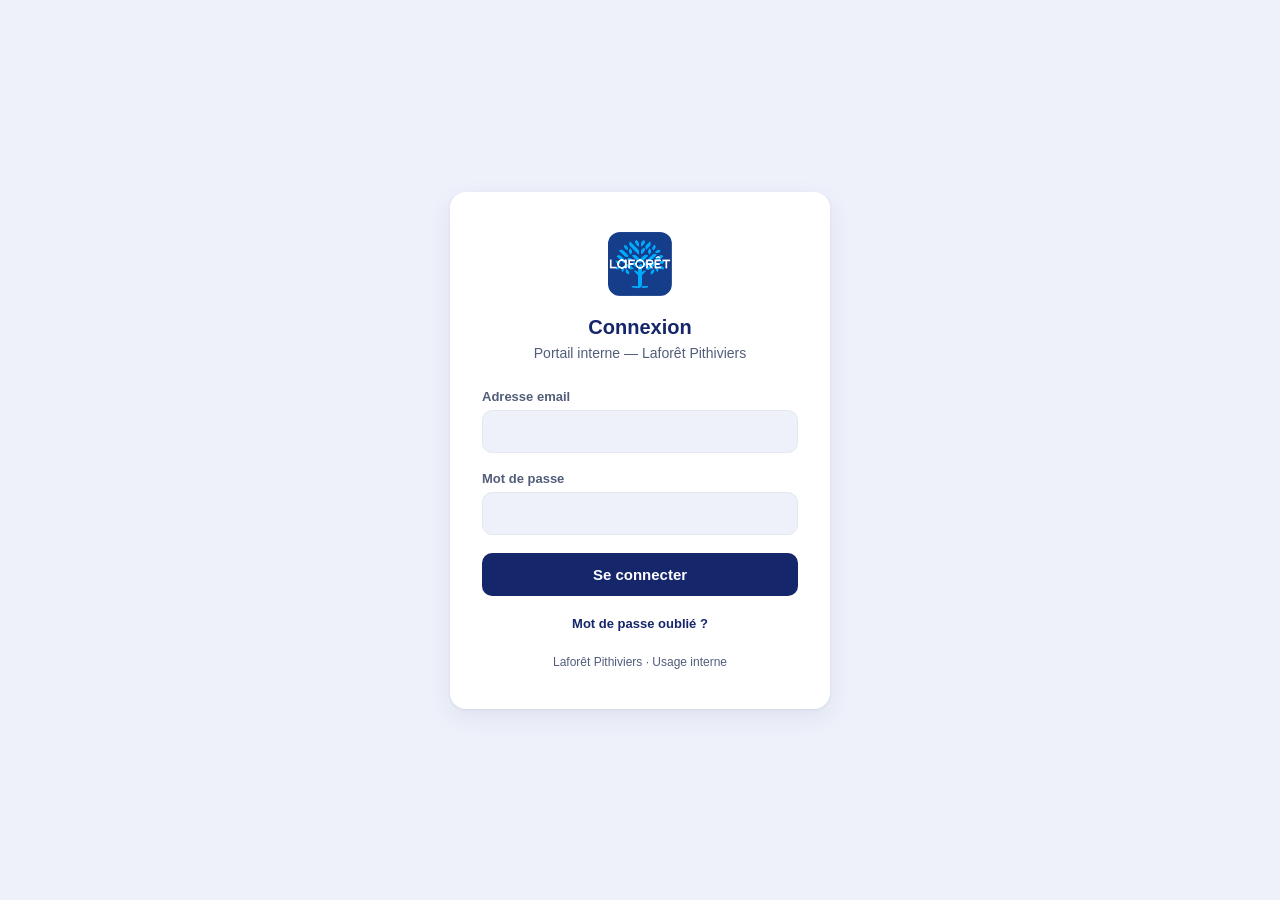
<file: index.html>
<!DOCTYPE html>
<html lang="fr">
<head>
<script src="theme-early.js"></script>
<meta charset="UTF-8">
<meta name="viewport" content="width=device-width, initial-scale=1.0, maximum-scale=1.0, user-scalable=no, viewport-fit=cover">
<meta name="theme-color" content="#16266b">
<meta name="mobile-web-app-capable" content="yes">
<meta name="apple-mobile-web-app-capable" content="yes">
<meta name="apple-mobile-web-app-status-bar-style" content="black-translucent">
<meta name="apple-mobile-web-app-title" content="Laforêt Apps">
<link rel="icon" href="logo_laforet.png">
<link rel="apple-touch-icon" href="logo_laforet.png">
<!--
  Content-Security-Policy : alignée sur celle de bibliotheque.html et photoimmo.html.
  - default-src 'self' : rien d'externe par défaut.
  - script-src 'self' 'unsafe-inline' : script inline uniquement (plus de dépendance
    à un CDN externe depuis le retrait de lucide.js — icônes désormais en SVG inline).
  - connect-src 'self' : cette page ne fait aucun appel réseau (navigation interne uniquement).
  - img-src 'self' data: : logo local + éventuelles data URI.
  - object-src 'none', base-uri 'self', form-action 'none' : durcissement standard.
-->
<meta http-equiv="Content-Security-Policy" content="default-src 'self'; script-src 'self' 'unsafe-inline'; style-src 'self' 'unsafe-inline'; img-src 'self' data:; connect-src 'self' https://tclqiusyonocedobtoky.supabase.co; object-src 'none'; base-uri 'self'; form-action 'none'">
<title>Laforêt Pithiviers — Applications</title>
<meta name="description" content="Portail des applications internes Laforêt Pithiviers : bibliothèque de prompts IA, gestion des photos immobilières et dossier centralisé des biens.">
<style>
  :root {
    --blue: #16266b;
    --blue-d: #0f1b50;
    --blue-l: #e9ecf7;
    --icon-blue-l: #e2e6fa;
    --sky: #29a9e0;
    --sky-l: #e4f4fc;
    --gold: #a3760a;
    --gold-l: #fdf4e3;
    --bg: #eef1fa;
    --card: #fff;
    --ink: #161d33;
    --muted: #525d7a;
    --line: #e2e7f0;
    --shadow: 0 1px 3px rgba(22,38,107,.08), 0 8px 24px rgba(22,38,107,.07);
    --radius: 16px;
  }
  [data-theme="dark"]{
    --bg:#0f1117; --card:#1a1f2e; --ink:#e8ecf4; --muted:#8892aa;
    --line:#2a3148; --shadow:0 1px 3px rgba(0,0,0,.3),0 8px 24px rgba(0,0,0,.25);
    --blue-l:#1a2240; --sky-l:#0e2030; --gold-l:#2b230f; --icon-blue-l:#1c2445;
    --gold: #cfa53d;
  }
  [data-theme="dark"] body{
    background:#0f1117;
  }
  *, *::before, *::after { box-sizing: border-box; -webkit-tap-highlight-color: transparent; }
  html, body { margin: 0; padding: 0; min-height: 100%; }
  :focus-visible { outline: 2px solid var(--blue); outline-offset: 2px; }
  html { background: #f8faff; }
  [data-theme="dark"] html { background: #0f1117; }
  body {
    font-family: -apple-system, BlinkMacSystemFont, "Segoe UI", Roboto, Helvetica, Arial, sans-serif;
    background: var(--bg);
    color: var(--ink);
    min-height: 100vh;
    display: flex;
    flex-direction: column;
  }

  /* HEADER */
  header {
    background: linear-gradient(135deg, var(--blue-d), var(--blue));
    color: #fff;
    padding: calc(20px + env(safe-area-inset-top)) 20px 22px;
    text-align: center;
  }
  .logo-wrap {
    width: 64px;
    height: 64px;
    border-radius: 16px;
    overflow: hidden;
    border: 2px solid rgba(255,255,255,.25);
    margin: 0 auto 14px;
    background: #fff;
  }
  .logo-wrap img { width: 100%; height: 100%; object-fit: cover; display: block; }
  header h1 { margin: 0; font-size: 22px; font-weight: 800; letter-spacing: .2px; }
  header p { margin: 5px 0 0; font-size: 13px; opacity: .8; }

  /* THEME TOGGLE — même pilule que sur bibliotheque.html / photoimmo.html / dossier.html / blog.html */
  .theme-toggle {
    background: rgba(255,255,255,.14); border: 1px solid rgba(255,255,255,.18); color: #fff;
    border-radius: 20px; padding: 5px 12px; font-size: 12px; font-weight: 500;
    cursor: pointer; display: flex; align-items: center; gap: 6px; white-space: nowrap;
  }
  .theme-toggle:hover { background: rgba(255,255,255,.22); }

  /* MAIN */
  main {
    flex: 1;
    max-width: 520px;
    width: 100%;
    margin: 0 auto;
    padding: 28px 16px calc(32px + env(safe-area-inset-bottom));
  }
  .section-label {
    font-size: 11px;
    font-weight: 700;
    color: var(--muted);
    text-transform: uppercase;
    letter-spacing: .7px;
    margin: 0 4px 14px;
  }

  /* SEARCH */
  .app-search {
    position: relative;
    margin: 0 0 18px;
  }
  .app-search svg {
    position: absolute;
    left: 15px;
    top: 50%;
    transform: translateY(-50%);
    color: var(--muted);
    pointer-events: none;
  }
  .app-search input {
    width: 100%;
    font-family: inherit;
    font-size: 14px;
    color: var(--ink);
    background: var(--card);
    border: 1px solid var(--line);
    border-radius: 999px;
    padding: 12px 16px 12px 40px;
    outline: none;
    box-shadow: var(--shadow);
    transition: border-color .2s ease, box-shadow .2s ease;
  }
  .app-search input::placeholder { color: #a4addf; }
  [data-theme="dark"] .app-search input::placeholder { color: #5a6484; }
  .app-search input:focus { border-color: var(--sky); }
  .app-search-clear {
    position: absolute;
    right: 8px;
    top: 50%;
    transform: translateY(-50%);
    width: 26px;
    height: 26px;
    border-radius: 50%;
    border: none;
    background: var(--blue-l);
    color: var(--muted);
    display: none;
    align-items: center;
    justify-content: center;
    cursor: pointer;
    padding: 0;
  }
  .app-search-clear.show { display: flex; }
  .app-search-clear:hover { background: var(--sky-l); color: var(--blue); }

  .app-empty {
    text-align: center;
    color: var(--muted);
    font-size: 13.5px;
    padding: 34px 12px;
    display: none;
  }
  .app-empty.show { display: block; }
  .app-empty b { display: block; color: var(--ink); font-size: 15px; margin-bottom: 5px; }

  /* RECHERCHE GLOBALE DE BIENS */
  .bien-results {
    display: none;
    flex-direction: column;
    gap: 10px;
    margin: -2px 0 18px;
  }
  .bien-results.show { display: flex; }
  .bien-hint, .bien-loading, .bien-empty2 {
    text-align: center;
    color: var(--muted);
    font-size: 13px;
    padding: 10px 12px 2px;
  }
  .bien-more {
    text-align: center;
    color: var(--muted);
    font-size: 12px;
    padding: 2px 4px 4px;
  }
  .bien-result {
    display: flex;
    align-items: center;
    gap: 12px;
    background: var(--card);
    border: 1px solid var(--line);
    border-radius: 14px;
    padding: 13px 14px;
    text-decoration: none;
    color: inherit;
    cursor: pointer;
    box-shadow: 0 2px 6px rgba(22,38,107,.05);
    transition: transform .18s ease, box-shadow .18s ease, border-color .18s ease;
  }
  .bien-result:hover { transform: translateY(-2px); border-color: #cfd8ea; box-shadow: 0 8px 18px rgba(22,38,107,.09); }
  .bien-result-icon {
    width: 38px; height: 38px; border-radius: 11px; flex-shrink: 0;
    background: var(--icon-blue-l);
    display: flex; align-items: center; justify-content: center;
  }
  .bien-result-icon svg { width: 18px; height: 18px; color: var(--blue); }
  [data-theme="dark"] .bien-result-icon svg { color: var(--sky); }
  .bien-result-main { flex: 1; min-width: 0; }
  .bien-result-addr { font-size: 14px; font-weight: 700; color: var(--ink); white-space: nowrap; overflow: hidden; text-overflow: ellipsis; }
  .bien-result-sub { font-size: 12px; color: var(--muted); margin-top: 2px; display: flex; flex-wrap: wrap; gap: 6px; align-items: center; }
  .bien-result-chip {
    display: inline-flex; align-items: center; gap: 3px;
    font-size: 11px; font-weight: 600; color: var(--muted);
    background: var(--blue-l); border-radius: 999px; padding: 2px 8px;
  }
  .bien-result-chip.ok { color: #1a8a4a; background: #e4f6ea; }
  [data-theme="dark"] .bien-result-chip.ok { color: #4fd484; background: #123a26; }
  .bien-result-actions { display: flex; gap: 6px; flex-shrink: 0; }
  .bien-result-action {
    width: 32px; height: 32px; border-radius: 9px;
    background: var(--sky-l);
    display: flex; align-items: center; justify-content: center;
    color: #0f7ab0; text-decoration: none;
  }
  .bien-result-action:hover { background: var(--sky); color: #fff; }
  [data-theme="dark"] .bien-result-action { color: var(--sky); }
  .bien-result-arrow { font-size: 20px; color: #c5cede; flex-shrink: 0; font-weight: 300; }

  /* CARDS */
  .app-card{position:relative;background:var(--card);border:1px solid #e4e8f1;border-radius:18px;padding:22px 20px;display:flex;align-items:center;gap:18px;cursor:pointer;text-decoration:none;color:inherit;overflow:hidden;box-shadow:0 4px 10px rgba(22,38,107,.05),0 12px 28px rgba(22,38,107,.05);margin-bottom:16px;transition:transform .25s ease,box-shadow .25s ease,border-color .25s ease;}
  .app-card::before{content:"";position:absolute;left:0;top:18px;bottom:18px;width:5px;border-radius:20px;background:linear-gradient(180deg,var(--sky),var(--blue));transform:scaleY(.45);transition:.3s;}
  .app-card:hover{transform:translateY(-6px);border-color:#cfd8ea;box-shadow:0 10px 25px rgba(22,38,107,.10),0 20px 45px rgba(22,38,107,.12);}
  .app-card:hover::before{transform:scaleY(1);}
  .app-card:active{transform:scale(.985);}

  .app-icon {
    width: 58px;
    height: 58px;
    border-radius: 15px;
    display: flex;
    align-items: center;
    justify-content: center;
    font-size: 28px;
    flex-shrink: 0;
  }
  .icon-blue { background: var(--icon-blue-l); }
  .icon-sky  { background: var(--sky-l); }
  .icon-gold { background: var(--gold-l); }

  .app-info { flex: 1; min-width: 0; }
  .app-name {
    font-size: 16.5px;
    font-weight: 800;
    margin: 0 0 4px;
    color: var(--ink);
  }
  .app-desc {
    font-size: 13px;
    color: var(--muted);
    margin: 0;
    line-height: 1.5;
  }
  .app-arrow {
    font-size: 22px;
    color: #c5cede;
    flex-shrink: 0;
    font-weight: 300;
  }

  /* BADGE */
  .app-badge {
    display: inline-block;
    font-size: 10.5px;
    font-weight: 700;
    padding: 2px 8px;
    border-radius: 999px;
    margin-top: 5px;
  }
  .badge-blue { background: var(--blue-l); color: var(--blue); }
  .badge-sky  { background: var(--sky-l);  color: #0f7ab0; }
  .badge-gold { background: var(--gold-l); color: var(--gold); }

  /* FOOTER */
  footer {
    text-align: center;
    padding: 12px 16px calc(12px + env(safe-area-inset-bottom));
    font-size: 11px;
    color: #a8b0c2;
  }


/* Premium animations */
@keyframes fadeUp{
from{opacity:0;transform:translateY(18px);}
to{opacity:1;transform:translateY(0);}
}
header{
animation:fadeUp .55s ease both;
}
.section-label{
animation:fadeUp .6s ease .08s both;
}
.app-card{
opacity:0;
animation:fadeUp .55s ease forwards;
will-change:transform,opacity;
transition:
transform .28s cubic-bezier(.2,.8,.2,1),
box-shadow .28s cubic-bezier(.2,.8,.2,1),
border-color .28s ease,
filter .28s ease;
}
.app-card:nth-of-type(1){animation-delay:.15s;}
.app-card:nth-of-type(2){animation-delay:.28s;}
.app-card:nth-of-type(3){animation-delay:.41s;}
.app-card:nth-of-type(4){animation-delay:.54s;}
.app-card:nth-of-type(5){animation-delay:.67s;}
.app-card:hover .app-icon{
transform:translateY(-2px) scale(1.08) rotate(-4deg);
transition:transform .3s cubic-bezier(.2,.8,.2,1);
}
.app-name,.app-desc,.app-arrow{
transition:all .28s ease;
}
body{
animation:pageIn .35s ease;
}
@keyframes pageIn{
from{opacity:.96}
to{opacity:1}
}

</style>

<style>
body{
background:
radial-gradient(circle at 15% 10%,rgba(41,169,224,.13),transparent 32%),
radial-gradient(circle at 90% 25%,rgba(22,38,107,.11),transparent 34%),
linear-gradient(180deg,#e6ecfa,#eef2fb 55%,#f8faff);
}
header{
backdrop-filter:blur(10px);
background:linear-gradient(135deg,#101b4d,#16266b,#2340a0);
box-shadow:0 12px 35px rgba(22,38,107,.18);
}
.app-card{
background:rgba(255,255,255,.88);
backdrop-filter:blur(10px);
}
.app-card:hover{
box-shadow:0 18px 40px rgba(22,38,107,.16);
}
.app-icon{
width:60px;height:60px;border-radius:18px;
box-shadow:0 8px 20px rgba(22,38,107,.10);
}
.app-icon svg{
width:30px;height:30px;stroke-width:2.2;
color:#16266b;
}

[data-theme="dark"] .app-card{
background:rgba(26,31,46,.88);
border-color:var(--line);
box-shadow:0 4px 10px rgba(0,0,0,.25),0 12px 28px rgba(0,0,0,.2);
}
[data-theme="dark"] .app-card:hover{
box-shadow:0 18px 40px rgba(0,0,0,.35);
border-color:#3a4260;
}
[data-theme="dark"] .app-icon{
box-shadow:0 8px 20px rgba(0,0,0,.25);
}
[data-theme="dark"] .app-icon svg{
color:var(--sky);
}
</style>

<link rel="stylesheet" href="page-transition.css">

</head>
<body>
<script src="supabase-lib.js"></script>
<script src="supabase-client.js"></script>
<script src="auth-guard.js"></script>
<script src="html-utils.js"></script>
<script src="theme.js"></script>
<script src="page-transition.js"></script>

<div id="laforet-transition">
<img src="logo_laforet.png" alt="Laforêt">
</div>


<header>
  <div class="logo-wrap">
    <img src="logo_laforet.png" alt="Logo Laforêt">
  </div>
  <h1>Laforêt Pithiviers</h1>
  <p>Outils & Applications internes</p>
  <button class="theme-toggle" onclick="toggleTheme()" title="Mode sombre" aria-label="Basculer le mode sombre" style="position:absolute;top:calc(16px + env(safe-area-inset-top));right:16px;">
    <svg id="theme-icon" width="13" height="13" xmlns="http://www.w3.org/2000/svg" viewBox="0 0 24 24" fill="none" stroke="currentColor" stroke-width="2" stroke-linecap="round" stroke-linejoin="round"><path d="M21 12.79A9 9 0 1 1 11.21 3 7 7 0 0 0 21 12.79z"/></svg>
    <span id="theme-label">Mode sombre</span>
  </button>
</header>

<main>
  <p class="section-label">Rechercher</p>

  <div class="app-search">
    <svg width="16" height="16" viewBox="0 0 24 24" fill="none" stroke="currentColor" stroke-width="2.3" stroke-linecap="round" stroke-linejoin="round"><circle cx="11" cy="11" r="8"/><line x1="21" y1="21" x2="16.65" y2="16.65"/></svg>
    <input type="text" id="globalSearch" placeholder="Une application, une adresse, une ville…" autocomplete="off">
    <button class="app-search-clear" id="globalSearchClear" title="Effacer" aria-label="Effacer la recherche">
      <svg width="13" height="13" viewBox="0 0 24 24" fill="none" stroke="currentColor" stroke-width="2.4" stroke-linecap="round" stroke-linejoin="round"><line x1="18" y1="6" x2="6" y2="18"/><line x1="6" y1="6" x2="18" y2="18"/></svg>
    </button>
  </div>

  <div id="bienResults" class="bien-results"></div>

  <p class="section-label" style="margin-top:22px">Applications</p>

  <div id="appList">
  <a class="app-card" href="bibliotheque.html" data-transition>
    <div class="app-icon icon-blue"><svg viewBox="0 0 24 24" fill="none" stroke="currentColor" stroke-linecap="round" stroke-linejoin="round"><path d="M2 3h6a4 4 0 0 1 4 4v14a3 3 0 0 0-3-3H2z"/><path d="M22 3h-6a4 4 0 0 0-4 4v14a3 3 0 0 1 3-3h7z"/></svg></div>
    <div class="app-info">
      <p class="app-name">Bibliothèque de prompts</p>
      <p class="app-desc">Prompts IA prêts à l'emploi — annonces, emails, réseaux sociaux, prospection et admin.</p>
      <span class="app-badge badge-blue">IA · Claude &amp; Gemini</span>
    </div>
    <span class="app-arrow">›</span>
  </a>

  <a class="app-card" href="photoimmo.html" data-transition>
    <div class="app-icon icon-sky"><svg viewBox="0 0 24 24" fill="none" stroke="currentColor" stroke-linecap="round" stroke-linejoin="round"><path d="M23 19a2 2 0 0 1-2 2H3a2 2 0 0 1-2-2V8a2 2 0 0 1 2-2h4l2-3h6l2 3h4a2 2 0 0 1 2 2z"/><circle cx="12" cy="13" r="4"/></svg></div>
    <div class="app-info">
      <p class="app-name">PhotoImmo Pro</p>
      <p class="app-desc">Notez et gérez vos photos de biens immobiliers pièce par pièce, avec guide de prise de vue.</p>
      <span class="app-badge badge-sky">Photos · Biens</span>
    </div>
    <span class="app-arrow">›</span>
  </a>

  <a class="app-card" href="dossier.html" data-transition>
    <div class="app-icon icon-blue"><svg viewBox="0 0 24 24" fill="none" stroke="currentColor" stroke-linecap="round" stroke-linejoin="round"><path d="M3 3h7v7H3z"/><path d="M14 3h7v7h-7z"/><path d="M14 14h7v7h-7z"/><path d="M3 14h7v7H3z"/></svg></div>
    <div class="app-info">
      <p class="app-name">Dossier des biens</p>
      <p class="app-desc">Toutes les infos de chaque bien réunies au même endroit : photos, description, statut et notes.</p>
      <span class="app-badge badge-sky">Centralisation</span>
    </div>
    <span class="app-arrow">›</span>
  </a>

  <a class="app-card" href="blog.html" data-transition>
    <div class="app-icon icon-sky"><svg viewBox="0 0 24 24" fill="none" stroke="currentColor" stroke-linecap="round" stroke-linejoin="round"><path d="M4 19.5A2.5 2.5 0 0 1 6.5 17H20"/><path d="M6.5 2H20v20H6.5A2.5 2.5 0 0 1 4 19.5v-15A2.5 2.5 0 0 1 6.5 2z"/></svg></div>
    <div class="app-info">
      <p class="app-name">Générateur de blog</p>
      <p class="app-desc">Créez des articles prêts à publier — actualités immobilières et vie locale de la région.</p>
      <span class="app-badge badge-blue">IA · Claude &amp; Gemini</span>
    </div>
    <span class="app-arrow">›</span>
  </a>

  <a class="app-card" href="generateur_mdp.html" data-transition>
    <div class="app-icon icon-gold"><svg viewBox="0 0 24 24" fill="none" stroke="currentColor" stroke-linecap="round" stroke-linejoin="round"><circle cx="7.5" cy="15.5" r="5.5"/><path d="m21 2-9.6 9.6"/><path d="m15.5 7.5 3 3L22 7l-3-3"/></svg></div>
    <div class="app-info">
      <p class="app-name">Générateur de mots de passe</p>
      <p class="app-desc">Créez des mots de passe robustes et aléatoires, générés localement dans le navigateur.</p>
      <span class="app-badge badge-gold">Sécurité · Local</span>
    </div>
    <span class="app-arrow">›</span>
  </a>
  </div>

  <div class="app-empty" id="appEmpty"><b>Aucune application trouvée</b>Essayez un autre mot-clé.</div>
</main>

<footer>Laforêt Pithiviers · Usage interne</footer>



<script>
// Thème (icône/libellé) et overlay de transition : voir theme.js et
// page-transition.js (chargés plus haut dans <body>).

document.addEventListener('DOMContentLoaded',function(){
  initTheme();

  // Filtrage des cartes d'application, piloté par le même champ que la
  // recherche de biens (voir script suivant, qui appelle filterApps() à
  // chaque frappe en plus de sa propre recherche réseau).
  const emptyState=document.getElementById('appEmpty');
  const cards=Array.from(document.querySelectorAll('.app-card'));

  function normalize(str){
    return (str||'').toLowerCase().normalize('NFD').replace(/[\u0300-\u036f]/g,'');
  }

  function filterApps(){
    const q=normalize(document.getElementById('globalSearch').value.trim());
    let visibleCount=0;
    cards.forEach(card=>{
      const name=normalize(card.querySelector('.app-name')?.textContent);
      const desc=normalize(card.querySelector('.app-desc')?.textContent);
      const badge=normalize(card.querySelector('.app-badge')?.textContent);
      const match=!q || name.includes(q) || desc.includes(q) || badge.includes(q);
      card.style.display=match?'':'none';
      if(match) visibleCount++;
    });
    emptyState.classList.toggle('show', visibleCount===0);
  }
  window.filterApps = filterApps;
});
</script>
<script>
/* ============================================================
   RECHERCHE GLOBALE D'UN BIEN
   Cherche un bien par adresse/ville dans les 3 tables Supabase
   partagées (biens_registry, biens_photoimmo, biens_bibliotheque)
   et propose des liens directs vers le Dossier, PhotoImmo Pro et
   la Bibliothèque, où qu'ait été créé le bien en premier. Même
   logique de normalisation/correspondance que dossier.html, pour
   rester cohérent avec ce qui y est affiché.
   ============================================================ */
function normBienLabel(s) { return (s||'').trim().toLowerCase().replace(/\s+/g,' '); }
function guessVilleFromAddress(addr) {
  const parts = (addr||'').split(',');
  return parts.length > 1 ? parts[parts.length-1].trim() : '';
}
function normSearch(str) {
  return (str||'').toLowerCase().normalize('NFD').replace(/[\u0300-\u036f]/g,'');
}

const STATUT_LABELS = { estimation:"À l'estimation", mandat:'En mandat', compromis:'Compromis signé', vendu:'Vendu', location:'En location', loue:'Loué', archive:'Archivé' };
function statutLabel(s) { return STATUT_LABELS[s] || STATUT_LABELS.estimation; }
const REQUIRED_ROOMS = {
  maison: ['facade','entree','salon','cuisine','sam','chambre','sdb','bureau','jardin','terrasse','garage','vue'],
  appartement: ['entree','salon','cuisine','sam','chambre','sdb','bureau','terrasse','vue']
};
function photoProgress(piBien) {
  if (!piBien) return null;
  const req = REQUIRED_ROOMS[piBien.type] || REQUIRED_ROOMS.maison;
  const doneRooms = new Set((piBien.photos||[]).map(p => p.room));
  return { done: req.filter(r => doneRooms.has(r)).length, total: req.length };
}

let _bienRegistry = null, _bienPhotoimmo = [], _bienBibliotheque = [];
let _bienDataPromise = null;

/* Charge les 3 sources une seule fois, en tâche de fond (déclenché au
   premier caractère tapé, pas au chargement de la page, pour ne pas
   ralentir l'arrivée sur le portail avec des appels réseau inutiles si
   personne ne s'en sert). */
// Ancien format (avant le passage "une ligne par bien") : tout le registre
// stocké dans une seule ligne géante, id = REG_KEY, data = tableau d'entrées.
// Même clé que dans photoimmo.html / bibliotheque.html / dossier.html.
const REG_KEY = 'laforet_biens_registry';

function chargerDonneesBiens() {
  if (_bienDataPromise) return _bienDataPromise;
  _bienDataPromise = Promise.all([
    supabaseClient.from('biens_registry').select('id,data'),
    supabaseClient.from('biens_photoimmo').select('data'),
    supabaseClient.from('biens_bibliotheque').select('data')
  ]).then(async ([reg, pi, bib]) => {
    const regRows = reg.data || [];
    const legacyRow = regRows.find(r => r.id === REG_KEY);

    _bienRegistry = regRows
      .filter(r => r.id !== REG_KEY)
      .map(r => r.data)
      .filter(e => e && (e.norm || e.label));
    _bienRegistry.forEach(e => { if (!e.norm) e.norm = normBienLabel(e.label); });

    // Migration idempotente de l'ancien format, si la ligne legacy est
    // encore présente (même logique que bibliotheque.html / photoimmo.html /
    // dossier.html) : on éclate le tableau en une ligne par bien, puis on
    // supprime la ligne legacy. Si une autre app a déjà fait ce travail,
    // cette ligne n'existe plus et cette étape ne fait rien.
    if (legacyRow && Array.isArray(legacyRow.data)) {
      for (const entry of legacyRow.data) {
        if (!entry) continue;
        if (!entry.norm && entry.label) entry.norm = normBienLabel(entry.label);
        if (!entry.norm) continue;
        if (!_bienRegistry.some(e => e.norm === entry.norm)) {
          _bienRegistry.push(entry);
          try {
            await supabaseClient.from('biens_registry').upsert({ id: entry.norm, data: entry });
          } catch (e2) {
            console.warn('[recherche biens] échec migration entrée registre :', entry.norm, e2);
          }
        }
      }
      try { await supabaseClient.from('biens_registry').delete().eq('id', REG_KEY); } catch (e2) {}
    }

    _bienPhotoimmo = (pi.data || []).map(r => r.data).filter(Boolean);
    _bienBibliotheque = (bib.data || []).map(r => ({ name: r.data.name, data: r.data.data }));
  }).catch(e => {
    console.warn('[recherche biens] échec de chargement :', e);
    _bienRegistry = _bienRegistry || [];
  });
  return _bienDataPromise;
}

function matchPhotoimmoBien(entry) {
  if (entry.links && entry.links.photoimmo) {
    const b = _bienPhotoimmo.find(x => x.id === entry.links.photoimmo);
    if (b) return b;
  }
  return _bienPhotoimmo.find(x => normBienLabel(x.address) === entry.norm) || null;
}
function matchBibliothequeBien(entry) {
  if (entry.links && entry.links.bibliotheque) {
    const b = _bienBibliotheque.find(x => x.name === entry.links.bibliotheque);
    if (b) return b;
  }
  return _bienBibliotheque.find(x => normBienLabel(x.name) === entry.norm) || null;
}
function effectiveVille(entry, bibBien) {
  if (entry.central && entry.central.ville) return entry.central.ville;
  if (bibBien && bibBien.data && bibBien.data['h-ville']) return bibBien.data['h-ville'];
  return guessVilleFromAddress(entry.label);
}
function effectiveType(entry, piBien, bibBien) {
  if (entry.central && entry.central.type) return entry.central.type;
  if (piBien) return piBien.type;
  if (bibBien && bibBien.data && bibBien.data['h-type']) return bibBien.data['h-type'].toLowerCase().startsWith('appart') ? 'appartement' : 'maison';
  return '';
}
function effectiveStatut(entry) { return (entry.central && entry.central.statut) || 'estimation'; }

document.addEventListener('DOMContentLoaded', function () {
  const bienInput = document.getElementById('globalSearch');
  const bienClear = document.getElementById('globalSearchClear');
  const bienResults = document.getElementById('bienResults');
  let debounceTimer = null;

  function iconMaison() {
    return '<svg viewBox="0 0 24 24" fill="none" stroke="currentColor" stroke-width="2" stroke-linecap="round" stroke-linejoin="round"><path d="m3 9 9-7 9 7v11a2 2 0 0 1-2 2H5a2 2 0 0 1-2-2z"/><polyline points="9 22 9 12 15 12 15 22"/></svg>';
  }
  function iconPhoto() {
    return '<svg viewBox="0 0 24 24" fill="none" stroke="currentColor" stroke-width="2.2" stroke-linecap="round" stroke-linejoin="round"><path d="M23 19a2 2 0 0 1-2 2H3a2 2 0 0 1-2-2V8a2 2 0 0 1 2-2h4l2-3h6l2 3h4a2 2 0 0 1 2 2z"/><circle cx="12" cy="13" r="4"/></svg>';
  }
  function iconFiche() {
    return '<svg viewBox="0 0 24 24" fill="none" stroke="currentColor" stroke-width="2.2" stroke-linecap="round" stroke-linejoin="round"><path d="M14.5 2H6a2 2 0 0 0-2 2v16a2 2 0 0 0 2 2h12a2 2 0 0 0 2-2V7.5L14.5 2z"/><polyline points="14 2 14 8 20 8"/><line x1="16" y1="13" x2="8" y2="13"/><line x1="16" y1="17" x2="8" y2="17"/></svg>';
  }

  function renderResults(entries, total) {
    if (!entries.length) {
      bienResults.innerHTML = '<div class="bien-empty2">Aucun bien ne correspond à cette recherche.</div>';
      return;
    }
    const MAX = 6;
    const shown = entries.slice(0, MAX);
    bienResults.innerHTML = shown.map(({ entry, piBien, bibBien }) => {
      const ville = effectiveVille(entry, bibBien);
      const type = effectiveType(entry, piBien, bibBien);
      const typeLabel = type === 'appartement' ? 'Appartement' : (type === 'maison' ? 'Maison' : '');
      const statut = effectiveStatut(entry);
      const pr = photoProgress(piBien);
      const dossierUrl = 'dossier.html?open=' + encodeURIComponent(entry.norm);
      const piUrl = 'photoimmo.html?bien=' + encodeURIComponent(entry.label) + '&type=' + encodeURIComponent(type);
      const bibUrl = 'bibliotheque.html?bien=' + encodeURIComponent(entry.label) + '&type=' + encodeURIComponent(type === 'appartement' ? 'Appartement' : 'Maison') + '&ville=' + encodeURIComponent(ville);
      // Un <div> cliquable (et non un <a> englobant) : les 2 liens d'action
      // (PhotoImmo / Bibliothèque) sont de vrais <a>, et un <a> ne peut pas
      // en contenir un autre en HTML valide — ça casserait le clic sur le
      // reste de la carte. role="link" + tabindex + gestion clavier (Entrée)
      // gardent la carte accessible malgré tout.
      return `
      <div class="bien-result" data-href="${dossierUrl}" role="link" tabindex="0">
        <div class="bien-result-icon">${iconMaison()}</div>
        <div class="bien-result-main">
          <div class="bien-result-addr">${escHtml(entry.label)}</div>
          <div class="bien-result-sub">
            <span>${escHtml(ville)}${typeLabel ? ' · ' + typeLabel : ''}</span>
            <span class="bien-result-chip">${escHtml(statutLabel(statut))}</span>
            ${pr ? `<span class="bien-result-chip ${pr.done===pr.total?'ok':''}">${pr.done}/${pr.total} photos</span>` : ''}
            ${bibBien ? '<span class="bien-result-chip ok">Fiche prête</span>' : ''}
          </div>
        </div>
        <div class="bien-result-actions">
          <a class="bien-result-action" href="${piUrl}" data-transition title="Ouvrir dans PhotoImmo Pro">${iconPhoto()}</a>
          <a class="bien-result-action" href="${bibUrl}" data-transition title="Ouvrir dans la Bibliothèque">${iconFiche()}</a>
        </div>
        <span class="bien-result-arrow">›</span>
      </div>`;
    }).join('') + (total > MAX ? `<div class="bien-more">+ ${total - MAX} autre${total - MAX > 1 ? 's' : ''} résultat${total - MAX > 1 ? 's' : ''} — affinez votre recherche</div>` : '');
  }

  function lancerRecherche() {
    const q = bienInput.value.trim();
    bienClear.classList.toggle('show', q.length > 0);

    if (!q) {
      bienResults.classList.remove('show');
      bienResults.innerHTML = '';
      return;
    }
    if (q.length < 2) {
      bienResults.classList.add('show');
      bienResults.innerHTML = '<div class="bien-hint">Tapez au moins 2 caractères…</div>';
      return;
    }

    bienResults.classList.add('show');
    if (!_bienRegistry) bienResults.innerHTML = '<div class="bien-loading">Recherche…</div>';

    chargerDonneesBiens().then(() => {
      // La recherche a pu changer pendant le chargement : on relit la
      // valeur actuelle du champ plutôt que la valeur capturée au départ.
      const qNow = normSearch(bienInput.value.trim());
      if (!qNow || qNow.length < 2) return;

      const entries = (_bienRegistry || []).map(entry => {
        const piBien = matchPhotoimmoBien(entry);
        const bibBien = matchBibliothequeBien(entry);
        return { entry, piBien, bibBien };
      }).filter(({ entry, bibBien }) => {
        const ville = effectiveVille(entry, bibBien);
        return normSearch(entry.label).includes(qNow) || normSearch(ville).includes(qNow);
      }).sort((a, b) => (b.entry.updatedAt || b.entry.createdAt || 0) - (a.entry.updatedAt || a.entry.createdAt || 0));

      renderResults(entries, entries.length);
    });
  }

  bienInput.addEventListener('input', function () {
    filterApps();
    clearTimeout(debounceTimer);
    debounceTimer = setTimeout(lancerRecherche, 200);
  });
  bienClear.addEventListener('click', () => {
    bienInput.value = '';
    filterApps();
    lancerRecherche();
    bienInput.focus();
  });

  // Navigation sur une carte de résultat : au clic ou au clavier (Entrée /
  // Espace), sauf si le clic vient des 2 liens d'action (PhotoImmo /
  // Bibliothèque), qui gèrent déjà leur propre navigation via
  // page-transition.js. Overlay de transition posé à la main (comme
  // page-transition.js) car ce n'est pas un <a> — voir commentaire plus haut.
  function ouvrirCarte(carte) {
    const overlay = document.getElementById('laforet-transition');
    const url = carte.getAttribute('data-href');
    if (overlay) {
      overlay.classList.add('show');
      setTimeout(() => { window.location.href = url; }, 280);
    } else {
      window.location.href = url;
    }
  }
  bienResults.addEventListener('click', function (e) {
    if (e.target.closest('.bien-result-actions')) return;
    const carte = e.target.closest('.bien-result');
    if (carte) ouvrirCarte(carte);
  });
  bienResults.addEventListener('keydown', function (e) {
    if (e.key !== 'Enter' && e.key !== ' ') return;
    const carte = e.target.closest('.bien-result');
    if (!carte) return;
    e.preventDefault();
    ouvrirCarte(carte);
  });
});
</script>
<script>
  if ('serviceWorker' in navigator) {
    navigator.serviceWorker.register('sw.js');
  }
</script>
</body>
</html>
</file>
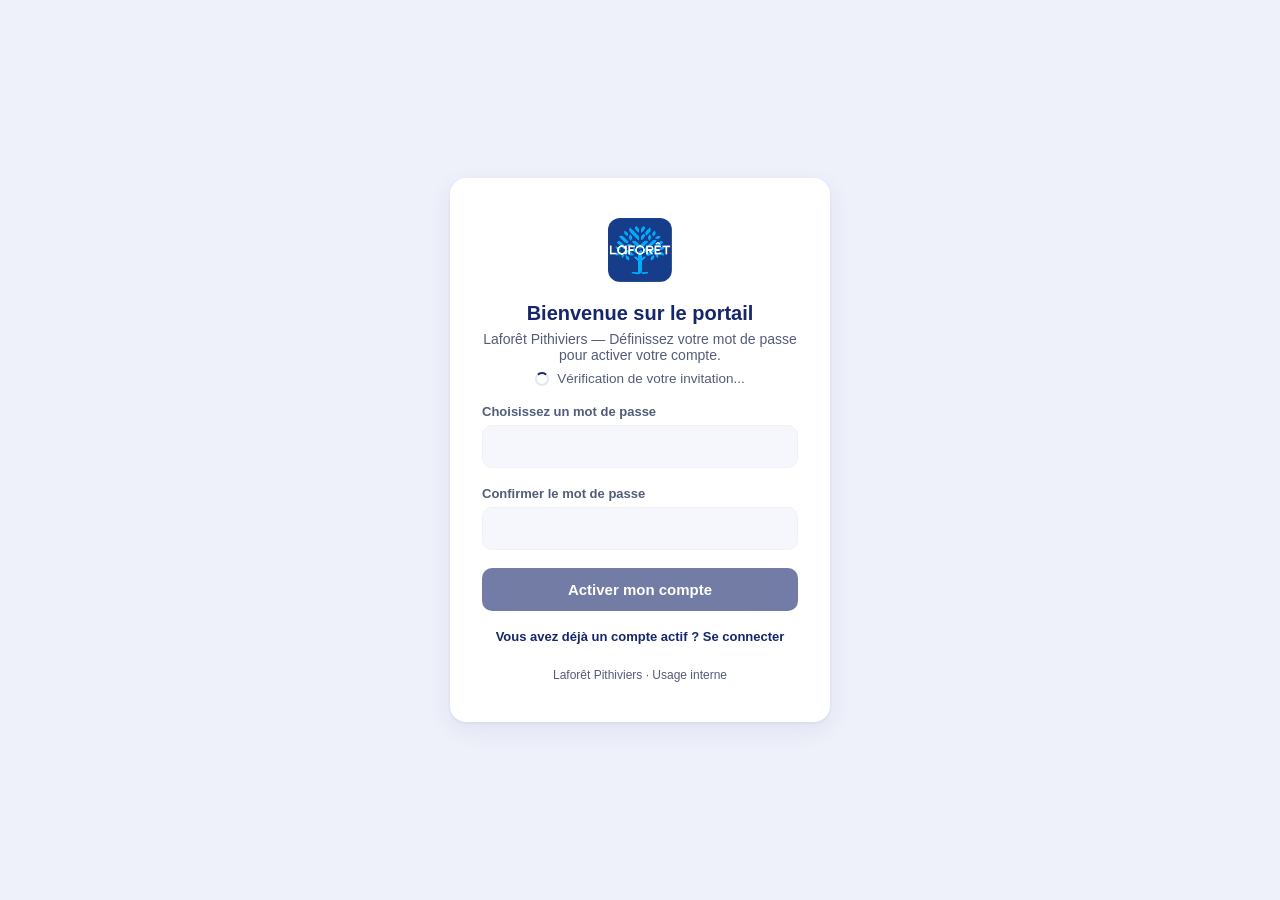
<file: accepter-invitation.html>
<!DOCTYPE html>
<html lang="fr">
<head>
<script src="theme-early.js"></script>
<meta charset="UTF-8">
<meta name="viewport" content="width=device-width, initial-scale=1.0, maximum-scale=1.0, user-scalable=no, viewport-fit=cover">
<meta name="theme-color" content="#16266b">
<link rel="icon" href="logo_laforet.png">
<link rel="apple-touch-icon" href="logo_laforet.png">
<!--
  Content-Security-Policy : identique à login.html / reinitialiser-mdp.html.
-->
<meta http-equiv="Content-Security-Policy" content="default-src 'self'; script-src 'self' 'unsafe-inline'; style-src 'self' 'unsafe-inline'; img-src 'self' data:; connect-src 'self' https://tclqiusyonocedobtoky.supabase.co; object-src 'none'; base-uri 'self'; form-action 'none'">
<title>Accepter l'invitation — Laforêt Pithiviers</title>
<style>
  :root {
    --blue: #16266b;
    --blue-d: #0f1b50;
    --blue-l: #e9ecf7;
    --sky: #29a9e0;
    --bg: #eef1fa;
    --card: #fff;
    --ink: #161d33;
    --muted: #525d7a;
    --line: #e2e7f0;
    --shadow: 0 1px 3px rgba(22,38,107,.08), 0 8px 24px rgba(22,38,107,.07);
    --radius: 16px;
    --error: #c0392b;
    --error-bg: #fdecea;
  }
  [data-theme="dark"] {
    --bg:#0f1117; --card:#1a1f2e; --ink:#e8ecf4; --muted:#8892aa;
    --line:#2a3148; --shadow:0 1px 3px rgba(0,0,0,.3),0 8px 24px rgba(0,0,0,.25);
    --blue-l:#1a2240;
    --error-bg: #3a1f1f;
  }
  * { box-sizing: border-box; }
  html, body { margin: 0; padding: 0; min-height: 100%; }
  body {
    font-family: -apple-system, BlinkMacSystemFont, "Segoe UI", Roboto, Helvetica, Arial, sans-serif;
    background: var(--bg);
    color: var(--ink);
    min-height: 100vh;
    display: flex;
    align-items: center;
    justify-content: center;
    padding: 20px;
  }
  .carte {
    background: var(--card);
    border-radius: var(--radius);
    box-shadow: var(--shadow);
    padding: 40px 32px;
    width: 100%;
    max-width: 380px;
  }
  .logo {
    display: block;
    width: 64px;
    height: 64px;
    margin: 0 auto 20px;
    border-radius: 12px;
  }
  h1 {
    font-size: 20px;
    text-align: center;
    margin: 0 0 6px;
    color: var(--blue);
  }
  [data-theme="dark"] h1 { color: var(--sky); }
  p.sous-titre {
    text-align: center;
    color: var(--muted);
    font-size: 14px;
    margin: 0 0 8px;
  }
  .email-detecte {
    text-align: center;
    font-size: 13.5px;
    font-weight: 600;
    color: var(--blue);
    background: var(--blue-l);
    border-radius: 999px;
    padding: 7px 14px;
    margin: 0 0 24px;
    display: none;
    word-break: break-all;
  }
  [data-theme="dark"] .email-detecte { color: var(--sky); }
  .email-detecte.visible { display: block; }
  label {
    display: block;
    font-size: 13px;
    font-weight: 600;
    color: var(--muted);
    margin-bottom: 6px;
  }
  input {
    width: 100%;
    padding: 12px 14px;
    border: 1px solid var(--line);
    border-radius: 10px;
    background: var(--bg);
    color: var(--ink);
    font-size: 15px;
    margin-bottom: 18px;
    font-family: inherit;
  }
  input:focus {
    outline: none;
    border-color: var(--sky);
  }
  input:disabled {
    opacity: .55;
    cursor: not-allowed;
  }
  button {
    width: 100%;
    padding: 13px;
    border: none;
    border-radius: 10px;
    background: var(--blue);
    color: #fff;
    font-size: 15px;
    font-weight: 600;
    cursor: pointer;
    font-family: inherit;
  }
  button:hover:not(:disabled) { background: var(--blue-d); }
  button:disabled { opacity: .6; cursor: not-allowed; }
  .message-erreur {
    background: var(--error-bg);
    color: var(--error);
    padding: 12px 14px;
    border-radius: 10px;
    font-size: 14px;
    margin-bottom: 18px;
    display: none;
    line-height: 1.5;
  }
  .message-erreur.visible { display: block; }
  .message-succes {
    background: var(--blue-l);
    color: var(--blue);
    padding: 12px 14px;
    border-radius: 10px;
    font-size: 14px;
    margin-bottom: 18px;
    display: none;
    line-height: 1.5;
  }
  [data-theme="dark"] .message-succes { color: var(--sky); }
  .message-succes.visible { display: block; }
  .message-attente {
    text-align: center;
    color: var(--muted);
    font-size: 13.5px;
    margin: 0 0 18px;
    display: flex;
    align-items: center;
    justify-content: center;
    gap: 8px;
  }
  .spinner {
    width: 14px;
    height: 14px;
    border: 2px solid var(--line);
    border-top-color: var(--blue);
    border-radius: 50%;
    animation: tourner .7s linear infinite;
    flex-shrink: 0;
  }
  @keyframes tourner { to { transform: rotate(360deg); } }
  p.aide {
    text-align: center;
    color: var(--muted);
    font-size: 13px;
    margin: 18px 0 0;
  }
  p.aide a {
    color: var(--blue);
    text-decoration: none;
    font-weight: 600;
    cursor: pointer;
  }
  [data-theme="dark"] p.aide a { color: var(--sky); }
  footer {
    text-align: center;
    font-size: 12px;
    color: var(--muted);
    margin-top: 24px;
  }
</style>
</head>
<body>

<div class="carte">
  <img class="logo" src="logo_laforet.png" alt="Laforêt Pithiviers">
  <h1>Bienvenue sur le portail</h1>
  <p class="sous-titre">Laforêt Pithiviers — Définissez votre mot de passe pour activer votre compte.</p>
  <div id="emailDetecte" class="email-detecte"></div>

  <div id="messageAttente" class="message-attente">
    <span class="spinner"></span> Vérification de votre invitation...
  </div>
  <div id="messageErreur" class="message-erreur"></div>
  <div id="messageSucces" class="message-succes"></div>

  <form id="formInvitation">
    <label for="motdepasse">Choisissez un mot de passe</label>
    <input type="password" id="motdepasse" autocomplete="new-password" minlength="6" required disabled>

    <label for="motdepasseConfirmation">Confirmer le mot de passe</label>
    <input type="password" id="motdepasseConfirmation" autocomplete="new-password" minlength="6" required disabled>

    <button type="submit" id="btnInvitation" disabled>Activer mon compte</button>
  </form>

  <p class="aide"><a href="login.html">Vous avez déjà un compte actif ? Se connecter</a></p>

  <footer>Laforêt Pithiviers · Usage interne</footer>
</div>

<script src="supabase-lib.js"></script>
<script src="supabase-client.js"></script>
<script>
const form = document.getElementById('formInvitation');
const btn = document.getElementById('btnInvitation');
const champMotDePasse = document.getElementById('motdepasse');
const champConfirmation = document.getElementById('motdepasseConfirmation');
const messageAttente = document.getElementById('messageAttente');
const messageErreur = document.getElementById('messageErreur');
const messageSucces = document.getElementById('messageSucces');
const emailDetecte = document.getElementById('emailDetecte');

function afficherErreur(texte) {
  messageSucces.classList.remove('visible');
  messageErreur.textContent = texte;
  messageErreur.classList.add('visible');
}

function afficherSucces(texte) {
  messageErreur.classList.remove('visible');
  messageSucces.textContent = texte;
  messageSucces.classList.add('visible');
}

function activerFormulaire(session) {
  messageAttente.style.display = 'none';
  // Au cas où le filet de sécurité (timeout) se serait déjà déclenché juste
  // avant que la session n'arrive (connexion lente) : on efface ce faux
  // positif, la session étant maintenant bien établie.
  messageErreur.classList.remove('visible');
  champMotDePasse.disabled = false;
  champConfirmation.disabled = false;
  btn.disabled = false;
  if (session && session.user && session.user.email) {
    emailDetecte.textContent = session.user.email;
    emailDetecte.classList.add('visible');
  }
  champMotDePasse.focus();
}

// Le lien d'invitation reçu par email place un token dans le hash de l'URL.
// La librairie Supabase l'échange automatiquement contre une session
// temporaire dès le chargement de la page, ce qui déclenche l'événement
// SIGNED_IN. Tant que cet échange n'a pas eu lieu, le formulaire reste
// désactivé pour éviter tout appel updateUser sans session valide.
let sessionInvitationPrete = false;

supabaseClient.auth.onAuthStateChange(function (evenement, session) {
  if ((evenement === 'SIGNED_IN' || evenement === 'INITIAL_SESSION') && session && !sessionInvitationPrete) {
    sessionInvitationPrete = true;
    activerFormulaire(session);
  }
});

// Filet de sécurité : si le lien est invalide, déjà utilisé ou expiré,
// aucune session ne sera établie. On prévient l'utilisateur après un
// court délai plutôt que de le laisser devant un formulaire figé.
setTimeout(function () {
  if (!sessionInvitationPrete) {
    messageAttente.style.display = 'none';
    afficherErreur("Ce lien d'invitation est invalide, a expiré, ou a déjà été utilisé. Demandez à un responsable de vous envoyer une nouvelle invitation depuis le tableau de bord Supabase.");
  }
}, 10000);

form.addEventListener('submit', async function (e) {
  e.preventDefault();
  if (!sessionInvitationPrete) return;

  messageErreur.classList.remove('visible');
  messageSucces.classList.remove('visible');

  const motdepasse = champMotDePasse.value;
  const confirmation = champConfirmation.value;

  if (motdepasse !== confirmation) {
    afficherErreur('Les mots de passe ne correspondent pas.');
    return;
  }
  if (motdepasse.length < 6) {
    afficherErreur('Le mot de passe doit contenir au moins 6 caractères.');
    return;
  }

  btn.disabled = true;
  champMotDePasse.disabled = true;
  champConfirmation.disabled = true;
  btn.textContent = 'Activation...';

  const { error } = await mettreAJourMotDePasse(motdepasse);

  if (error) {
    btn.disabled = false;
    champMotDePasse.disabled = false;
    champConfirmation.disabled = false;
    btn.textContent = 'Activer mon compte';
    afficherErreur('Impossible de définir le mot de passe. Réessayez.');
    return;
  }

  form.reset();
  btn.textContent = 'Compte activé';
  afficherSucces('Votre compte est activé. Redirection vers le portail...');
  setTimeout(function () { window.location.href = 'index.html'; }, 1500);
});
</script>
<script>
  if ('serviceWorker' in navigator) {
    navigator.serviceWorker.register('sw.js');
  }
</script>
</body>
</html>
</file>
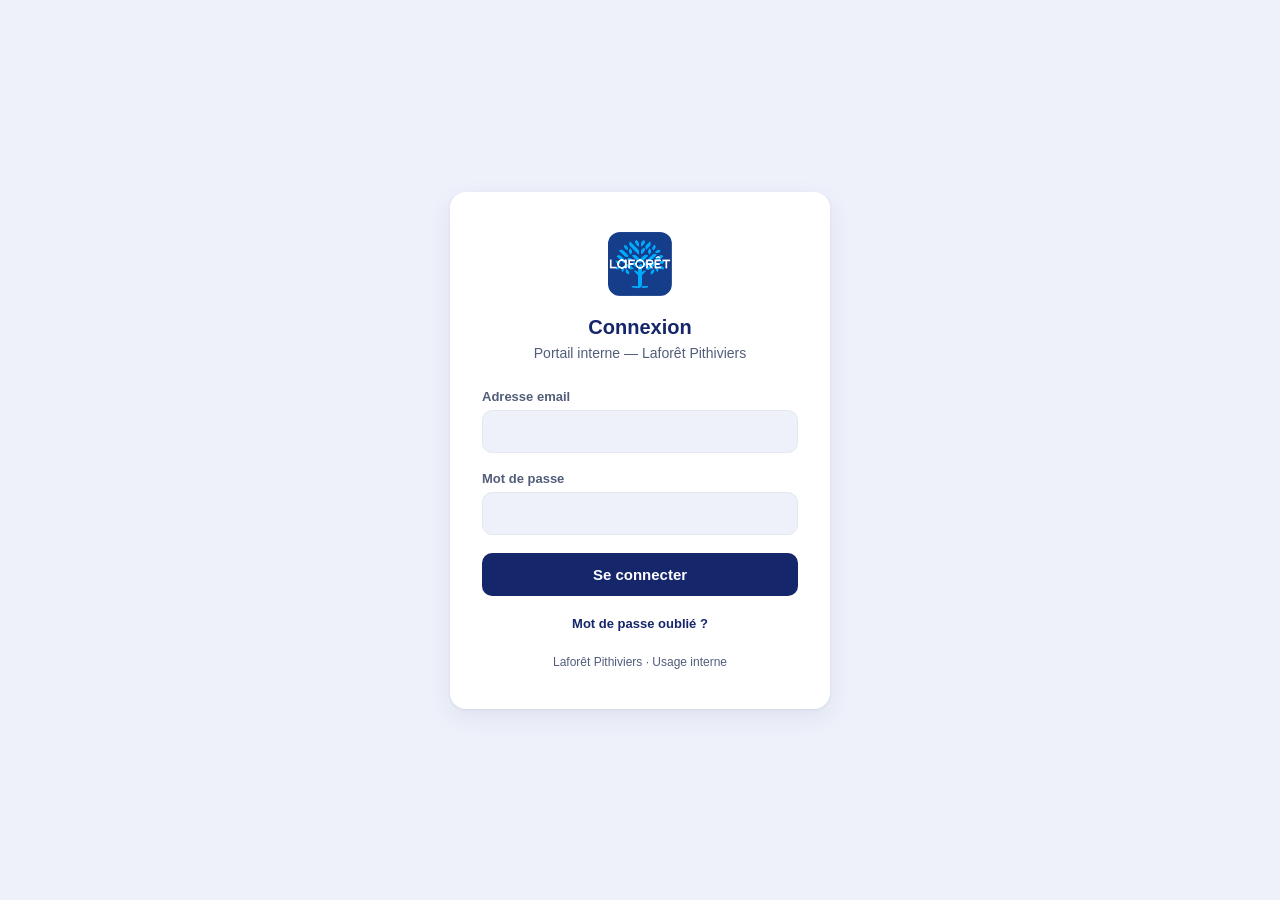
<file: bibliotheque.html>
<!DOCTYPE html>
<html lang="fr">
<head>
<meta charset="UTF-8">
<script src="theme-early.js"></script>
<meta name="viewport" content="width=device-width, initial-scale=1.0, maximum-scale=1.0, user-scalable=no, viewport-fit=cover">
<meta name="theme-color" content="#16266b">
<meta name="mobile-web-app-capable" content="yes">
<meta name="apple-mobile-web-app-capable" content="yes">
<meta name="apple-mobile-web-app-status-bar-style" content="black-translucent">
<meta name="apple-mobile-web-app-title" content="Bibliothèque">
<!--
  Content-Security-Policy : limite ce que le navigateur autorise à exécuter/charger.
  - default-src 'self' : par défaut, rien d'externe.
  - script-src 'self' 'unsafe-inline' : nécessaire car le code utilise des attributs
    onclick="..." inline générés dynamiquement (grille de prompts, biens sauvegardés,
    etc.). 'unsafe-inline' n'empêche pas l'exécution de scripts injectés via innerHTML,
    mais bloque le chargement de scripts depuis un domaine tiers (script src="https://...").
    Passer à une CSP sans 'unsafe-inline' demanderait de remplacer tous les onclick="..."
    par des addEventListener, voir la documentation_bibliotheque.html.
  - connect-src : domaines externes contactés par le site, pour la génération directe
    de réponses Claude et Gemini via clé API.
  - img-src 'self' data: : les icônes SVG inline utilisent parfois des data URI.
  - style-src 'self' 'unsafe-inline' : styles inline utilisés partout dans le JS généré.
  - object-src 'none', base-uri 'self', form-action 'none' : durcissement standard,
    sans impact sur les fonctionnalités existantes (pas de <form>, pas d'objet/plugin).
-->
<meta http-equiv="Content-Security-Policy" content="default-src 'self'; script-src 'self' 'unsafe-inline'; style-src 'self' 'unsafe-inline'; img-src 'self' data:; connect-src 'self' https://api.anthropic.com https://generativelanguage.googleapis.com https://tclqiusyonocedobtoky.supabase.co; object-src 'none'; base-uri 'self'; form-action 'none'">
<title>Bibliothèque de prompts — Laforêt Pithiviers</title>
<meta name="description" content="Prompts IA prêts à l'emploi pour les agents Laforêt Pithiviers — annonces, emails clients, réseaux sociaux, prospection et administratif.">
<link rel="icon" type="image/png" href="logo_laforet.png">
<link rel="icon" type="image/png" href="logo_laforet.png">
<style>
*, *::before, *::after { box-sizing: border-box; margin: 0; padding: 0; -webkit-tap-highlight-color: transparent; }
html { overflow-x: hidden; }
body { overflow-x: hidden; }
:root {
  /* Fond, blancs, neutres — identiques à index.html / photoimmo.html */
  --bg: #f4f6fa; --surface: #fff; --border: #e2e7f0; --border2: #c7d0e4;
  --text: #161d33; --text2: #525d7a; --text3: #7c86a3; --text4: #a8b0c4;
  /* Bleu de marque Laforêt (navy + sky) — remplace l'ancien bleu générique */
  --blue: #16266b; --blue-bg: #e9ecf7; --blue-border: #b9c2e0; --blue-dark: #0f1b50;
  --sky: #29a9e0; --sky-bg: #e4f4fc;
  --input-bg: #f4f6fa; --result-bg: #e9ecf7; --radius: 12px;
  /* catégories */
  --c-ann: var(--blue); --c-ann-bg: var(--blue-bg); --c-ann-border: var(--blue-border);
  --c-email: #dc2626; --c-email-bg: #fef2f2; --c-email-border: #fecaca;
  --c-social: #9333ea; --c-social-bg: #faf5ff; --c-social-border: #e9d5ff;
  --c-prosp: #d97706; --c-prosp-bg: #fffbeb; --c-prosp-border: #fde68a;
  --c-admin: #059669; --c-admin-bg: #ecfdf5; --c-admin-border: #a7f3d0;
}
[data-theme="dark"] {
  /* Fond, blancs, neutres — identiques à index.html / photoimmo.html en mode sombre */
  --bg: #0f1117; --surface: #1a1f2e; --border: #2a3148; --border2: #3a4260;
  --text: #e8ecf4; --text2: #8892aa; --text3: #6b7594; --text4: #4a5474;
  /* En sombre, on bascule sur le bleu ciel (plus lisible sur fond foncé), comme sur les autres écrans */
  --blue: #29a9e0; --blue-bg: #1a2240; --blue-border: #2d3f70; --blue-dark: #5cc4ea;
  --sky: #29a9e0; --sky-bg: #0e2030;
  --input-bg: #232a42; --result-bg: #1a2240;
  --c-ann: var(--blue); --c-ann-bg: var(--blue-bg); --c-ann-border: var(--blue-border);
  --c-email: #f87171; --c-email-bg: #2d1010; --c-email-border: #6e1f1f;
  --c-social: #c084fc; --c-social-bg: #2d1a45; --c-social-border: #6b21a8;
  --c-prosp: #fbbf24; --c-prosp-bg: #2d2010; --c-prosp-border: #7a5a10;
  --c-admin: #34d399; --c-admin-bg: #0a2e20; --c-admin-border: #0f5a3a;
}
body { font-family: -apple-system, BlinkMacSystemFont, 'Segoe UI', sans-serif; background: var(--bg); color: var(--text); min-height: 100vh; transition: background .2s, color .2s; }
:focus-visible { outline: 2px solid var(--blue); outline-offset: 2px; }

/* HEADER */
header { background: linear-gradient(135deg, #0f1b50, #16266b); border-bottom: none; box-shadow: 0 2px 16px rgba(15,27,80,.3); padding: calc(.85rem + env(safe-area-inset-top)) 1.25rem .85rem; display: flex; align-items: center; gap: 12px; position: sticky; top: 0; z-index: 100; }
.back-home { background: rgba(255,255,255,.16); border: none; color: #fff; font-size: 13px; font-weight: 700; padding: 7px 13px; border-radius: 999px; cursor: pointer; text-decoration: none; display: inline-flex; align-items: center; gap: 5px; flex-shrink: 0; white-space: nowrap; }
header .header-info h1 { color: #fff !important; }
.header-logo { width: 46px; height: 46px; border-radius: 12px; overflow: hidden; border: 1px solid rgba(255,255,255,.18); flex-shrink: 0; background: #fff; }
.header-logo img { width: 100%; height: 100%; object-fit: cover; display: block; }
.header-info h1 { font-size: 18px; font-weight: 800; color: var(--text); line-height: 1.2; letter-spacing: .2px; }
.header-info span { font-size: 12px; color: var(--text3); opacity: .85; }
.header-right { margin-left: auto; }
.theme-toggle { background: rgba(255,255,255,.16); border: none; color: #fff; border-radius: 20px; padding: 5px 12px; font-size: 12px; cursor: pointer; display: flex; align-items: center; gap: 6px; white-space: nowrap; }
.theme-toggle:hover { background: rgba(255,255,255,.28); }

/* BANDEAU DE STATUT HORS-LIGNE / SYNCHRO — même principe que dans photoimmo.html / dossier.html */
.sync-banner { display: none; align-items: center; gap: 9px; padding: 9px 16px; font-size: 12.5px; font-weight: 700; position: sticky; top: 0; z-index: 99; }
.sync-banner.show { display: flex; }
.sync-banner .sb-dot { width: 8px; height: 8px; border-radius: 50%; flex-shrink: 0; }
.sync-banner .sb-txt { flex: 1; min-width: 0; }
.sync-banner.offline { background: var(--c-prosp-bg); color: var(--c-prosp); border-bottom: 1.5px solid var(--c-prosp-border); }
.sync-banner.offline .sb-dot { background: var(--c-prosp); }
.sync-banner.syncing { background: var(--sky-bg); color: var(--blue-dark); border-bottom: 1.5px solid var(--sky); }
.sync-banner.syncing .sb-dot { background: var(--sky); animation: sbPulse 1s ease-in-out infinite; }
.sync-banner.synced { background: var(--c-admin-bg); color: var(--c-admin); border-bottom: 1.5px solid var(--c-admin-border); }
.sync-banner.synced .sb-dot { background: var(--c-admin); }
@keyframes sbPulse { 0%, 100% { opacity: 1; } 50% { opacity: .35; } }

/* SEARCH */
.header-search { flex: 1; max-width: 320px; position: relative; }
.header-search input { width: 100%; background: var(--input-bg); border: 1px solid var(--border); border-radius: 20px; padding: 6px 12px 6px 32px; font-size: 13px; color: var(--text); font-family: inherit; outline: none; transition: border-color .15s; }
.header-search input:focus { border-color: var(--blue); }
.header-search input::placeholder { color: var(--text4); }
.header-search-icon { position: absolute; left: 10px; top: 50%; transform: translateY(-50%); color: var(--text4); pointer-events: none; }
.header-search-clear { position: absolute; right: 10px; top: 50%; transform: translateY(-50%); background: none; border: none; color: var(--text3); cursor: pointer; padding: 0; display: none; line-height: 1; }
.header-search-clear:hover { color: var(--text); }

.container { max-width: 1100px; margin: 0 auto; padding: 1.25rem 1rem; }

/* CATS */
.cats-wrap { overflow-x: auto; -webkit-overflow-scrolling: touch; scrollbar-width: none; margin-bottom: 1.25rem; }
.cats-wrap::-webkit-scrollbar { display: none; }
.cats { display: flex; gap: 7px; width: max-content; }
.cat-btn { background: var(--surface); border: 1.5px solid var(--border); border-radius: 20px; padding: 7px 14px; font-size: 12px; font-weight: 500; color: var(--text2); cursor: pointer; display: inline-flex; align-items: center; gap: 6px; white-space: nowrap; transition: all .15s; }
.cat-btn:hover { border-color: var(--border2); color: var(--text); }
.cat-btn.active { font-weight: 600; }
.cat-btn[data-cat="Tous"].active         { background: var(--blue-bg); border-color: var(--blue-border); color: var(--blue); }
.cat-btn[data-cat="Annonces"].active     { background: var(--c-ann-bg); border-color: var(--c-ann-border); color: var(--c-ann); }
.cat-btn[data-cat="Emails clients"].active { background: var(--c-email-bg); border-color: var(--c-email-border); color: var(--c-email); }
.cat-btn[data-cat="Réseaux sociaux"].active { background: var(--c-social-bg); border-color: var(--c-social-border); color: var(--c-social); }
.cat-btn[data-cat="Prospection"].active  { background: var(--c-prosp-bg); border-color: var(--c-prosp-border); color: var(--c-prosp); }
.cat-btn[data-cat="Administratif"].active { background: var(--c-admin-bg); border-color: var(--c-admin-border); color: var(--c-admin); }
.cat-dot { width: 7px; height: 7px; border-radius: 50%; flex-shrink: 0; }
.cat-dot.ann   { background: var(--c-ann); }
.cat-dot.email { background: var(--c-email); }
.cat-dot.social { background: var(--c-social); }
.cat-dot.prosp { background: var(--c-prosp); }
.cat-dot.admin { background: var(--c-admin); }

/* SEARCH */
#search-input { width: 100%; padding: 6px 28px 6px 30px; border-radius: 20px; border: 1px solid var(--border); background: var(--input-bg); color: var(--text); font-size: 13px; font-family: inherit; outline: none; transition: border-color .15s; }
#search-input:focus { border-color: var(--blue); }
#search-input::placeholder { color: var(--text4); }
.search-empty { text-align: center; padding: 2.5rem 1rem; color: var(--text3); font-size: 13px; grid-column: 1/-1; }

/* GRID */
.prompt-grid { display: grid; grid-template-columns: repeat(auto-fill, minmax(260px, 1fr)); gap: 10px; margin-bottom: 1.25rem; }
.prompt-card { background: var(--surface); border: 1.5px solid var(--border); border-radius: var(--radius); padding: .9rem 1rem; cursor: pointer; transition: border-color .15s, box-shadow .15s; }
.prompt-card:hover { box-shadow: 0 2px 8px rgba(0,0,0,.07); }
.prompt-card.selected { border-width: 2px; }
.prompt-card[data-cat="Annonces"]:hover, .prompt-card[data-cat="Annonces"].selected     { border-color: var(--c-ann); }
.prompt-card[data-cat="Emails clients"]:hover, .prompt-card[data-cat="Emails clients"].selected { border-color: var(--c-email); }
.prompt-card[data-cat="Réseaux sociaux"]:hover, .prompt-card[data-cat="Réseaux sociaux"].selected { border-color: var(--c-social); }
.prompt-card[data-cat="Prospection"]:hover, .prompt-card[data-cat="Prospection"].selected { border-color: var(--c-prosp); }
.prompt-card[data-cat="Administratif"]:hover, .prompt-card[data-cat="Administratif"].selected { border-color: var(--c-admin); }
.prompt-card[data-cat="Annonces"].selected     { background: var(--c-ann-bg); }
.prompt-card[data-cat="Emails clients"].selected { background: var(--c-email-bg); }
.prompt-card[data-cat="Réseaux sociaux"].selected { background: var(--c-social-bg); }
.prompt-card[data-cat="Prospection"].selected  { background: var(--c-prosp-bg); }
.prompt-card[data-cat="Administratif"].selected { background: var(--c-admin-bg); }
.card-cat-row { display: flex; align-items: center; gap: 5px; margin-bottom: 5px; }
.card-cat-label { font-size: 10px; color: var(--text4); text-transform: uppercase; letter-spacing: .06em; font-weight: 600; }
.card-title { font-size: 13px; font-weight: 600; color: var(--text); margin-bottom: 3px; }
.card-desc { font-size: 11px; color: var(--text2); line-height: 1.45; }

/* HUB */
.hub { border-radius: var(--radius); padding: 1.25rem; margin-bottom: 1.25rem; border: 1.5px solid var(--c-ann-border); background: var(--surface); }
.hub-header { display: flex; align-items: center; gap: 10px; margin-bottom: 3px; cursor: pointer; user-select: none; }

/* Modale de confirmation avant perte de saisie (réinitialisation du générateur) */
#confirm-overlay{position:fixed;inset:0;background:rgba(15,20,40,.55);display:none;align-items:center;justify-content:center;z-index:99998;padding:20px;backdrop-filter:blur(2px);}
#confirm-overlay.show{display:flex;}
#confirm-box{background:var(--surface);border:1px solid var(--border);border-radius:16px;max-width:380px;width:100%;padding:22px 22px 18px;box-shadow:0 20px 50px rgba(15,20,40,.3);animation:confirmIn .18s ease;}
@keyframes confirmIn{from{opacity:0;transform:translateY(8px) scale(.98);}to{opacity:1;transform:translateY(0) scale(1);}}
#confirm-box h3{margin:0 0 8px;font-size:16px;font-weight:800;color:var(--text);}
#confirm-box p{margin:0 0 18px;font-size:13.5px;line-height:1.5;color:var(--text2);}
#confirm-actions{display:flex;gap:10px;justify-content:flex-end;}
#confirm-actions button{border-radius:9px;padding:9px 16px;font-size:13px;font-weight:700;cursor:pointer;border:1px solid var(--border);}
#confirm-cancel-btn{background:var(--bg);color:var(--text2);}
#confirm-cancel-btn:hover{background:var(--border);}
#confirm-ok-btn{background:#dc2626;border-color:#dc2626;color:#fff;}
#confirm-ok-btn:hover{background:#b91c1c;}

/* Modale spécifique : arrivée d'un bien depuis le Dossier alors que le
   générateur contient déjà du texte (laissé par erreur par quelqu'un
   d'autre, par ex.) */
#confirm-overlay-bien{position:fixed;inset:0;background:rgba(15,20,40,.55);display:none;align-items:center;justify-content:center;z-index:99998;padding:20px;backdrop-filter:blur(2px);}
#confirm-overlay-bien.show{display:flex;}
#confirm-box-bien{background:var(--surface);border:1px solid var(--border);border-radius:16px;max-width:380px;width:100%;max-height:min(92dvh,92vh);overflow-y:auto;-webkit-overflow-scrolling:touch;padding:22px 22px 18px;box-shadow:0 20px 50px rgba(15,20,40,.3);animation:confirmIn .18s ease;}
#confirm-box-bien h3{margin:0 0 8px;font-size:16px;font-weight:800;color:var(--text);}
#confirm-box-bien p{margin:0 0 18px;font-size:13.5px;line-height:1.5;color:var(--text2);}
#confirm-actions-bien{display:flex;flex-wrap:wrap;gap:10px;justify-content:flex-end;}
#confirm-actions-bien button{flex:1 1 auto;min-width:120px;border-radius:9px;padding:9px 16px;font-size:13px;font-weight:700;cursor:pointer;border:1px solid var(--border);}
#confirm-keep-btn{background:var(--bg);color:var(--text2);}
#confirm-keep-btn:hover{background:var(--border);}
#confirm-reset-btn{background:#dc2626;border-color:#dc2626;color:#fff;}
#confirm-reset-btn:hover{background:#b91c1c;}

/* Modale de confirmation générique (remplace les confirm() natifs du navigateur) */
#confirm-generic-overlay{position:fixed;inset:0;background:rgba(15,20,40,.55);display:none;align-items:center;justify-content:center;z-index:99998;padding:20px;backdrop-filter:blur(2px);}
#confirm-generic-overlay.show{display:flex;}
#confirm-generic-box{background:var(--surface);border:1px solid var(--border);border-radius:16px;max-width:380px;width:100%;padding:22px 22px 18px;box-shadow:0 20px 50px rgba(15,20,40,.3);animation:confirmIn .18s ease;}
#confirm-generic-box p{margin:0 0 18px;font-size:13.5px;line-height:1.5;color:var(--text2);}
#confirm-generic-actions{display:flex;gap:10px;justify-content:flex-end;}
#confirm-generic-actions button{border-radius:9px;padding:9px 16px;font-size:13px;font-weight:700;cursor:pointer;border:1px solid var(--border);font-family:inherit;}
#confirm-generic-cancel-btn{background:var(--bg);color:var(--text2);}
#confirm-generic-cancel-btn:hover{background:var(--border);}
#confirm-generic-ok-btn{background:#dc2626;border-color:#dc2626;color:#fff;}
#confirm-generic-ok-btn:hover{background:#b91c1c;}
.hub-icon { width: 28px; height: 28px; border-radius: 8px; background: var(--c-ann-bg); border: 1px solid var(--c-ann-border); display: flex; align-items: center; justify-content: center; flex-shrink: 0; }
.hub-icon svg { color: var(--c-ann); }
.hub-title { font-size: 14px; font-weight: 700; color: var(--text); }
.hub-chevron { margin-left: auto; color: var(--text3); transition: transform .25s ease; flex-shrink: 0; }
.hub.collapsed .hub-chevron { transform: rotate(-90deg); }
.hub-body { overflow: hidden; transition: max-height .35s ease, opacity .25s ease; max-height: 5000px; opacity: 1; }
.hub.collapsed .hub-body { max-height: 0; opacity: 0; }
.hub-subtitle { font-size: 11px; color: var(--text3); margin-bottom: 1.25rem; margin-left: 38px; }
.hub-grid { display: grid; grid-template-columns: repeat(auto-fill, minmax(210px, 1fr)); gap: 10px; margin-bottom: 1rem; }
.hub-field label { display: block; font-size: 11px; font-weight: 600; color: var(--text2); margin-bottom: 4px; text-transform: uppercase; letter-spacing: .04em; }
.hub-field input, .hub-field textarea, .hub-field select { width: 100%; font-size: 13px; padding: 8px 10px; border-radius: 8px; border: 1px solid var(--border); background: var(--input-bg); color: var(--text); outline: none; font-family: inherit; resize: vertical; transition: border-color .15s; }
.hub-field input:focus, .hub-field textarea:focus, .hub-field select:focus { border-color: var(--c-ann); background: var(--surface); }
.hub-field.full { grid-column: 1 / -1; }

/* Toggle Vente / Location */
.mode-toggle { grid-column: 1 / -1; display: flex; border: 1.5px solid var(--border); border-radius: 10px; overflow: hidden; }
.mode-btn { flex: 1; padding: 9px 14px; font-size: 13px; font-weight: 600; background: var(--surface); color: var(--text3); border: none; cursor: pointer; transition: all .15s; display: flex; align-items: center; justify-content: center; gap: 6px; }
.mode-btn:first-child { border-right: 1.5px solid var(--border); }
.mode-btn.active { background: var(--c-ann-bg); color: var(--c-ann); }
.mode-btn.active.loc { background: var(--c-prosp-bg); color: var(--c-prosp); }

/* Hub action buttons */
.hub-actions { border-top: 1px solid var(--border); padding-top: 1rem; margin-top: .5rem; }
.hub-actions-label { font-size: 11px; font-weight: 600; color: var(--text3); text-transform: uppercase; letter-spacing: .05em; margin-bottom: 8px; }
.hub-btns { display: flex; flex-wrap: wrap; gap: 8px; }
.ann-btn { background: var(--surface); border: 1.5px solid var(--border); border-radius: 10px; padding: 10px 14px; font-size: 13px; font-weight: 500; color: var(--text); cursor: pointer; display: flex; align-items: center; gap: 8px; transition: all .15s; flex: 1; min-width: 200px; }
.ann-btn:hover, .ann-btn.active { border-color: var(--c-ann); background: var(--c-ann-bg); color: var(--c-ann); }
.ann-btn .sub { font-size: 10px; color: var(--text3); font-weight: 400; display: block; margin-top: 2px; }
.ann-btn:hover .sub, .ann-btn.active .sub { color: var(--c-ann); opacity: .7; }

/* Styles spécifiques pour le bouton rubrique réseaux sociaux */
.ann-btn#btn-social:hover, .ann-btn#btn-social.active { border-color: var(--c-social); background: var(--c-social-bg); color: var(--c-social); }
.ann-btn#btn-social:hover .sub, .ann-btn#btn-social.active .sub { color: var(--c-social); }

/* Hub result */
.hub-result { margin-top: 1.25rem; display: none; }
.hub-result-bar { display: flex; align-items: center; justify-content: space-between; margin-bottom: 6px; }
.hub-result-label { font-size: 12px; font-weight: 700; color: var(--c-ann); text-transform: uppercase; letter-spacing: .05em; }
.hub-result.social-active .hub-result-label { color: var(--c-social); }

/* EDITOR */
.editor { background: var(--surface); border: 1.5px solid var(--border); border-radius: var(--radius); padding: 1.5rem; display: none; margin-bottom: 1rem; }
.editor-header { display: flex; align-items: center; gap: 8px; margin-bottom: 1.25rem; }
.editor-dot { width: 10px; height: 10px; border-radius: 50%; flex-shrink: 0; }
.editor-title-text { font-size: 15px; font-weight: 600; color: var(--text); }
.fields { display: grid; grid-template-columns: repeat(auto-fill, minmax(220px, 1fr)); gap: 10px; margin-bottom: 1.25rem; }
.field-group label { display: block; font-size: 11px; font-weight: 600; color: var(--text2); margin-bottom: 4px; text-transform: uppercase; letter-spacing: .04em; }
.field-group input, .field-group textarea, .field-group select { width: 100%; font-size: 13px; padding: 8px 10px; border-radius: 8px; border: 1px solid var(--border); background: var(--input-bg); color: var(--text); outline: none; font-family: inherit; resize: vertical; transition: border-color .15s; }
.field-group input:focus, .field-group textarea:focus { border-color: var(--blue); background: var(--surface); }
.field-full { grid-column: 1 / -1; }
.result-label { font-size: 11px; font-weight: 600; color: var(--text3); text-transform: uppercase; letter-spacing: .05em; }
.result-bar { display: flex; align-items: center; justify-content: space-between; margin-bottom: 6px; }
.btn-toggle-result { display: inline-flex; align-items: center; gap: 5px; background: none; border: 1px solid var(--border); border-radius: 8px; padding: 4px 10px; font-size: 11px; color: var(--text3); cursor: pointer; font-family: inherit; transition: color .15s, border-color .15s; }
.btn-toggle-result:hover { color: var(--text); border-color: var(--text3); }
.result-box { background: var(--result-bg); border: 1px solid var(--border); border-radius: 8px; padding: 1rem; font-size: 13px; color: var(--text); line-height: 1.75; white-space: pre-wrap; margin-bottom: 1rem; min-height: 80px; }
.result-editable {
  width: 100%; box-sizing: border-box;
  resize: vertical;
  font-family: inherit;
  outline: none;
  transition: border-color .15s;
  cursor: text;
  min-height: 120px;
}
.result-editable:focus { border-color: var(--c-ann); }
.result-editable::placeholder { color: var(--text4); font-style: italic; }

/* BUTTONS */
.btn-copy { border-radius: 8px; padding: 8px 18px; font-size: 13px; font-weight: 600; color: #fff; cursor: pointer; display: inline-flex; align-items: center; gap: 6px; border: none; transition: opacity .15s; margin-top: .75rem; }
.btn-copy:hover { opacity: .88; }
.btn-copy.ann    { background: var(--c-ann); }
.btn-copy.email  { background: var(--c-email); }
.btn-copy.social { background: var(--c-social); }
.btn-copy.prosp  { background: var(--c-prosp); }
.btn-copy.admin  { background: var(--c-admin); }



footer { text-align: center; padding: 2rem 1rem calc(2rem + env(safe-area-inset-bottom)); font-size: 12px; color: var(--text4); }

/* CASE VITRINE */
.vitrine-check-wrap { display: inline-flex; align-items: center; gap: 8px; margin-top: 10px; padding: 9px 14px; border: 1.5px dashed var(--c-ann-border); border-radius: 10px; cursor: pointer; font-size: 13px; color: var(--text); background: var(--surface); transition: background .15s, border-color .15s; user-select: none; }
.vitrine-check-wrap:hover { background: var(--c-ann-bg); border-color: var(--c-ann); }
.vitrine-check-wrap input[type="checkbox"] { width: 15px; height: 15px; accent-color: var(--c-ann); cursor: pointer; flex-shrink: 0; }

/* CHAMPS SUPPLÉMENTAIRES RÉSEAUX SOCIAUX */
.social-extra {
  grid-column: 1 / -1;
  display: none;
  background: var(--c-social-bg); border: 1.5px solid var(--c-social-border);
  border-radius: 10px; padding: 12px 14px;
  gap: 8px;
  grid-template-columns: repeat(auto-fill, minmax(140px, 1fr));
  margin-top: 10px;
}
.social-extra.open { display: grid; }
.social-extra-title {
  grid-column: 1 / -1; font-size: 11px; font-weight: 700;
  color: var(--c-social); text-transform: uppercase; letter-spacing: .06em;
  margin-bottom: 2px;
}

/* SAUVEGARDE DES BIENS */
.save-bien-wrap {
  margin-top: 12px;
  padding: 12px 14px;
  border: 1.5px dashed var(--c-admin-border);
  border-radius: 10px;
  background: var(--surface);
  transition: background .15s, border-color .15s;
}
.save-bien-title {
  font-size: 11px; font-weight: 700; color: var(--c-admin);
  text-transform: uppercase; letter-spacing: .06em; margin-bottom: 8px;
  display: flex; align-items: center; gap: 5px;
}
.save-bien-row {
  display: flex; gap: 6px; align-items: center; flex-wrap: wrap;
}
.save-bien-input {
  flex: 1; min-width: 140px; font-size: 12px; padding: 7px 10px;
  border-radius: 8px; border: 1px solid var(--border);
  background: var(--input-bg); color: var(--text);
  font-family: inherit; outline: none; transition: border-color .15s;
}
.save-bien-input:focus { border-color: var(--c-admin); }
.save-bien-input::placeholder { color: var(--text4); }
.btn-save-bien {
  background: var(--c-admin); color: #fff; border: none;
  border-radius: 8px; padding: 7px 13px; font-size: 12px;
  font-weight: 600; cursor: pointer; white-space: nowrap;
  display: inline-flex; align-items: center; gap: 5px;
  transition: opacity .15s;
}
.btn-save-bien:hover { opacity: .88; }
.saved-bien-list { margin-top: 10px; display: flex; flex-direction: column; gap: 5px; }
.saved-bien-item {
  display: flex; align-items: center; gap: 6px;
  background: var(--c-admin-bg); border: 1px solid var(--c-admin-border);
  border-radius: 8px; padding: 7px 10px;
}
.saved-bien-name {
  flex: 1; font-size: 12px; font-weight: 600; color: var(--text);
  overflow: hidden; text-overflow: ellipsis; white-space: nowrap;
}
.saved-bien-date { font-size: 10px; color: var(--text3); white-space: nowrap; }
.btn-load-bien, .btn-del-bien {
  border: none; border-radius: 6px; cursor: pointer; padding: 4px 8px;
  font-size: 11px; font-weight: 600; display: inline-flex; align-items: center;
  gap: 4px; transition: opacity .15s; white-space: nowrap;
}
.btn-load-bien { background: var(--c-ann-bg); color: var(--c-ann); border: 1px solid var(--c-ann-border); }
.btn-load-bien:hover { opacity: .8; }
.btn-del-bien { background: var(--c-email-bg); color: var(--c-email); border: 1px solid var(--c-email-border); }
.btn-del-bien:hover { opacity: .8; }
.btn-rename-bien {
  border: none; border-radius: 6px; cursor: pointer; padding: 4px 8px;
  font-size: 11px; font-weight: 600; display: inline-flex; align-items: center;
  gap: 4px; transition: opacity .15s; white-space: nowrap;
  background: var(--surface); color: var(--text3); border: 1px solid var(--border);
}
.btn-rename-bien:hover { opacity: .8; }
.rename-bien-input {
  flex: 1; font-size: 13px; font-weight: 600; padding: 4px 8px;
  border-radius: 7px; border: 1.5px solid var(--c-admin);
  background: var(--input-bg); color: var(--text); font-family: inherit;
  outline: none; min-width: 0;
}
.btn-rename-confirm {
  background: var(--c-admin); color: #fff; border: none;
  border-radius: 6px; padding: 5px 10px; font-size: 12px; font-weight: 600;
  cursor: pointer; white-space: nowrap; transition: opacity .15s;
}
.btn-rename-confirm:hover { opacity: .85; }
.btn-rename-cancel {
  background: none; color: var(--text3); border: 1px solid var(--border);
  border-radius: 6px; padding: 5px 8px; font-size: 12px; cursor: pointer;
  transition: opacity .15s;
}
.btn-rename-cancel:hover { opacity: .8; }
.save-bien-toast {
  display: none; align-items: center; gap: 8px;
  position: fixed; left: 50%; bottom: calc(18px + env(safe-area-inset-bottom)); transform: translateX(-50%);
  z-index: 9999; max-width: min(92vw, 480px);
  background: var(--surface); border: 1px solid var(--border);
  border-radius: 999px; padding: 10px 18px; font-size: 13px; font-weight: 600; color: var(--text);
  box-shadow: 0 8px 24px rgba(0,0,0,.15);
}
.save-bien-toast.show { display: flex; }
.save-bien-toast::before { content: ''; width: 8px; height: 8px; border-radius: 50%; background: var(--c-admin); flex-shrink: 0; }
.save-bien-toast.error::before { background: #dc2626; }

/* PANNEAU RÉPONSE IA (Claude / Gemini) — accent dynamique via --ai-accent */
.ai-api-panel {
  display: none;
  margin-top: 12px;
  border: 1.5px solid var(--ai-accent-border, #f0e0d8);
  border-radius: 10px;
  overflow: hidden;
  background: var(--surface);
  --ai-accent: #d97757;
  --ai-accent-bg: #fdf6f3;
  --ai-accent-border: #f0e0d8;
}
.ai-api-panel.model-gemini {
  --ai-accent: #1a73e8;
  --ai-accent-bg: #f3f8ff;
  --ai-accent-border: #d2e3fc;
}
[data-theme="dark"] .ai-api-panel { --ai-accent-bg: #2a1a12; --ai-accent-border: #5a3020; }
[data-theme="dark"] .ai-api-panel.model-gemini { --ai-accent-bg: #15233a; --ai-accent-border: #2d4a7a; }
.ai-api-header {
  display: flex; align-items: center; gap: 10px;
  padding: 8px 10px;
  background: var(--ai-accent-bg);
  border-bottom: 1px solid var(--ai-accent-border);
}
.ai-model-toggle { display: flex; gap: 6px; flex: 1; }
.ai-model-btn { flex: 1; display: flex; align-items: center; justify-content: center; gap: 6px; padding: 8px 10px; border-radius: 8px; border: 1.5px solid var(--border); background: var(--surface); color: var(--text2); font-size: 12px; font-weight: 700; text-transform: uppercase; letter-spacing: .04em; cursor: pointer; font-family: inherit; transition: all .15s; }
.ai-model-btn:hover { border-color: var(--border2); }
.ai-model-btn.active[data-model="claude"] { background: #d97757; border-color: #d97757; color: #fff; }
.ai-model-btn.active[data-model="gemini"] { background: #1a73e8; border-color: #1a73e8; color: #fff; }
.ai-api-key-wrap { display: flex; gap: 6px; padding: 10px 14px; border-bottom: 1px solid var(--ai-accent-border); align-items: center; }
.ai-api-key-wrap input {
  flex: 1; font-size: 12px; padding: 7px 10px; border-radius: 8px;
  border: 1px solid var(--border); background: var(--input-bg); color: var(--text);
  font-family: monospace; outline: none; transition: border-color .15s;
}
.ai-api-key-wrap input:focus { border-color: var(--ai-accent); }
.ai-api-key-wrap input::placeholder { font-family: inherit; color: var(--text4); }
.btn-run-ai {
  background: var(--ai-accent); color: #fff; border: none; border-radius: 8px;
  padding: 7px 14px; font-size: 12px; font-weight: 700; cursor: pointer;
  display: inline-flex; align-items: center; gap: 6px; white-space: nowrap;
  transition: opacity .15s;
}
.btn-run-ai:hover { opacity: .88; }
.btn-run-ai:disabled { opacity: .5; cursor: not-allowed; }
.ai-response-wrap { padding: 12px 14px; }
.ai-response-box {
  background: var(--result-bg); border: 1px solid var(--border); border-radius: 8px;
  padding: 1rem; font-size: 13px; color: var(--text); line-height: 1.8;
  white-space: pre-wrap; min-height: 60px;
}
.ai-response-box.streaming::after {
  content: '▌'; animation: blink .7s step-end infinite; color: var(--ai-accent);
}
@keyframes blink { 50% { opacity: 0; } }
.ai-response-actions { display: flex; gap: 8px; margin-top: 10px; flex-wrap: wrap; }
.ai-error { display: none; margin: 0 14px 10px; padding: 8px 11px; background: #fef2f2; border: 1px solid #fecaca; color: #b91c1c; border-radius: 8px; font-size: 12px; }
.ai-error::before { content: ''; display: inline-block; width: 12px; height: 12px; margin-right: 5px; vertical-align: -1px; background-color: currentColor; -webkit-mask: url("data:image/svg+xml,%3Csvg xmlns='http://www.w3.org/2000/svg' viewBox='0 0 24 24' fill='none' stroke='black' stroke-width='2' stroke-linecap='round' stroke-linejoin='round'%3E%3Cpath d='m21.73 18-8-14a2 2 0 0 0-3.48 0l-8 14A2 2 0 0 0 4 21h16a2 2 0 0 0 1.73-3Z'/%3E%3Cline x1='12' y1='9' x2='12' y2='13'/%3E%3Cline x1='12' y1='17' x2='12.01' y2='17'/%3E%3C/svg%3E") no-repeat center / contain; mask: url("data:image/svg+xml,%3Csvg xmlns='http://www.w3.org/2000/svg' viewBox='0 0 24 24' fill='none' stroke='black' stroke-width='2' stroke-linecap='round' stroke-linejoin='round'%3E%3Cpath d='m21.73 18-8-14a2 2 0 0 0-3.48 0l-8 14A2 2 0 0 0 4 21h16a2 2 0 0 0 1.73-3Z'/%3E%3Cline x1='12' y1='9' x2='12' y2='13'/%3E%3Cline x1='12' y1='17' x2='12.01' y2='17'/%3E%3C/svg%3E") no-repeat center / contain; }
[data-theme="dark"] .ai-error { background: #2d1010; border-color: #6e1f1f; color: #f87171; }
.api-key-save-hint { font-size: 10px; color: var(--text3); margin-top: 4px; padding: 0 14px 8px; }
.tip-wrap { position: relative; display: inline-flex; align-items: center; gap: 4px; }
.tip-icon { width: 13px; height: 13px; border-radius: 50%; background: var(--border2); color: var(--text3); font-size: 9px; font-weight: 700; display: inline-flex; align-items: center; justify-content: center; cursor: default; flex-shrink: 0; line-height: 1; user-select: none; }
.tip-icon:hover { background: var(--blue); color: #fff; }
.tip-box { display: none; position: absolute; bottom: calc(100% + 6px); left: 0; background: var(--text); color: var(--surface); font-size: 11px; font-weight: 400; line-height: 1.5; padding: 7px 10px; border-radius: 8px; width: 220px; z-index: 200; text-transform: none; letter-spacing: 0; pointer-events: none; box-shadow: 0 4px 12px rgba(0,0,0,.15); }
.tip-box::after { content:''; position: absolute; top: 100%; left: 12px; border: 5px solid transparent; border-top-color: var(--text); }
.tip-wrap:hover .tip-box { display: block; }

/* MENU ⋯ */
.more-menu { position: relative; }
.more-btn { background: rgba(255,255,255,.16); border: none; border-radius: 20px; padding: 5px 12px; font-size: 15px; color: #fff; cursor: pointer; line-height: 1; letter-spacing: 2px; transition: background .15s; }
.more-btn:hover { background: rgba(255,255,255,.28); }
.more-dropdown { display: none; position: absolute; top: calc(100% + 6px); right: 0; background: var(--surface); border: 1px solid var(--border); border-radius: 10px; box-shadow: 0 4px 16px rgba(0,0,0,.1); min-width: 160px; z-index: 200; overflow: hidden; }
.more-dropdown.open { display: block; }
.more-item { display: flex; align-items: center; gap: 8px; width: 100%; padding: 10px 14px; font-size: 13px; color: var(--text2); background: none; border: none; cursor: pointer; text-decoration: none; transition: background .12s; font-family: inherit; }
.more-item:hover { background: var(--input-bg); color: var(--text); }

/* ── WIZARD ───────────────────────────────────────────────────────────────── */
.wiz-nav { display: flex; align-items: center; gap: 0; margin-bottom: 1.25rem; padding: .75rem 0 .85rem; border-bottom: 1px solid var(--border); }
.wiz-step { display: flex; align-items: center; gap: 7px; cursor: pointer; padding: 5px 8px; border-radius: 8px; transition: background .15s; }
.wiz-step:hover { background: var(--input-bg); }
.wiz-num { width: 22px; height: 22px; border-radius: 50%; border: 1.5px solid var(--border2); background: var(--surface); color: var(--text3); font-size: 11px; font-weight: 700; display: flex; align-items: center; justify-content: center; flex-shrink: 0; transition: all .2s; }
.wiz-label { font-size: 12px; font-weight: 500; color: var(--text3); white-space: nowrap; transition: color .2s; }
.wiz-step.active .wiz-num { background: var(--c-ann); border-color: var(--c-ann); color: #fff; }
.wiz-step.active .wiz-label { color: var(--c-ann); font-weight: 600; }
.wiz-step.done .wiz-num { background: var(--c-admin-bg); border-color: var(--c-admin); color: var(--c-admin); }
.wiz-step.done .wiz-label { color: var(--c-admin); }
.wiz-sep { flex: 1; height: 1.5px; background: var(--border); margin: 0 4px; min-width: 12px; max-width: 40px; }
.wiz-panel { }
.wiz-footer { display: flex; justify-content: space-between; align-items: center; padding-top: 1rem; margin-top: .75rem; border-top: 1px solid var(--border); }
.wiz-btn-next { background: var(--c-ann); color: #fff; border: none; border-radius: 10px; padding: 9px 18px; font-size: 13px; font-weight: 600; cursor: pointer; transition: opacity .15s; }
.wiz-btn-next:hover { opacity: .88; }
.wiz-btn-back { background: var(--surface); color: var(--text2); border: 1px solid var(--border); border-radius: 10px; padding: 9px 14px; font-size: 13px; font-weight: 500; cursor: pointer; transition: background .15s; }
.wiz-btn-back:hover { background: var(--input-bg); }
.wiz-radio-card { display: flex; align-items: center; gap: 10px; padding: 11px 14px; border: 1.5px solid var(--border); border-radius: 10px; cursor: pointer; transition: border-color .15s, background .15s; }
.wiz-radio-card:has(input:checked) { border-color: var(--c-ann); background: var(--c-ann-bg); }
.wiz-radio-card input[type="radio"] { accent-color: var(--c-ann); flex-shrink: 0; }
.wiz-radio-icon { font-size: 18px; flex-shrink: 0; }
.wiz-radio-body { display: flex; flex-direction: column; gap: 1px; }
.wiz-radio-body b { font-size: 13px; color: var(--text); }
.wiz-radio-sub { font-size: 11px; color: var(--text3); }

/* ── TABLETTE (≤ 768px) ───────────────────────────────────────────────────── */
@media (max-width: 768px) {
  .hub-grid { grid-template-columns: repeat(2, 1fr); }
  .prompt-grid { grid-template-columns: repeat(2, 1fr); }
  .fields { grid-template-columns: repeat(2, 1fr); }
}

/* ── MOBILE (≤ 640px) ─────────────────────────────────────────────────────── */
@media (max-width: 640px) {

  /* HEADER — 2 lignes : logo+titre / search+thème */
  header {
    flex-wrap: wrap;
    padding: .6rem .85rem;
    gap: 6px;
    row-gap: 8px;
  }
  .header-logo { width: 26px; height: 26px; border-radius: 6px; flex-shrink: 0; }
  .header-logo img { width: 26px; height: 26px; }
  .header-info { flex: 1; min-width: 0; }
  .header-info h1 { font-size: 13px; white-space: nowrap; overflow: hidden; text-overflow: ellipsis; }
  .header-info span { display: none; }
  .header-right { order: 3; flex-shrink: 0; }
  .theme-toggle { padding: 6px 9px; }
  .theme-toggle span { display: none; }
  /* Barre de recherche sur sa propre ligne */
  .header-search {
    order: 4;
    flex: 0 0 100%;
    max-width: 100%;
    width: 100%;
  }
  .header-search input,
  #search-input { font-size: 16px !important; padding: 8px 12px 8px 32px; border-radius: 10px; }

  /* LAYOUT */
  .container { padding: .85rem .75rem; }
  .cats-wrap { margin-bottom: .85rem; }
  .cat-btn { padding: 7px 11px; font-size: 12px; }

  /* GRILLE PROMPTS */
  .prompt-grid { grid-template-columns: 1fr; gap: 7px; }
  .prompt-card { padding: .85rem .9rem; }
  .card-title { font-size: 13px; }
  .card-desc { font-size: 11px; }

  /* HUB */
  .hub { padding: .9rem; }
  .hub-title { font-size: 13px; }
  .hub-subtitle { margin-left: 0; margin-top: 5px; font-size: 11px; }
  .hub-grid { grid-template-columns: 1fr !important; gap: 9px; }
  .hub-field.full,
  .mode-toggle,
  .social-extra { grid-column: 1 / -1; }

  /* Inputs 16px = pas de zoom iOS */
  .hub-field input,
  .hub-field textarea,
  .hub-field select,
  .field-group input,
  .field-group textarea,
  .field-group select { font-size: 16px !important; padding: 11px 12px; border-radius: 9px; }

  /* Toggle Vente / Location */
  .mode-toggle { border-radius: 9px; }
  .mode-btn { padding: 13px 10px; font-size: 13px; }

  /* Boutons rubriques */
  .hub-actions-label { font-size: 12px; }
  .hub-btns { flex-direction: column; gap: 8px; }
  .ann-btn { width: 100%; justify-content: flex-start; padding: 13px 14px; font-size: 13px; min-width: unset; }
  .ann-btn .sub { font-size: 11px; }

  /* Case vitrine */
  .vitrine-check-wrap { width: 100%; box-sizing: border-box; font-size: 13px; padding: 11px 13px; }

  /* Bloc sauvegarde */
  .save-bien-wrap { padding: 11px 12px; }
  .save-bien-row { flex-direction: column; gap: 8px; }
  .save-bien-input { width: 100%; font-size: 16px !important; padding: 11px 12px; }
  .btn-save-bien { width: 100%; justify-content: center; padding: 12px; font-size: 13px; }
  .saved-bien-item { flex-wrap: wrap; gap: 6px; padding: 9px 11px; }
  .saved-bien-name { width: 100%; font-size: 13px; }
  .saved-bien-date { font-size: 11px; flex: 1; }
  .btn-load-bien { flex: 2; justify-content: center; padding: 9px; font-size: 12px; }
  .btn-photo-bien { flex: 1.4; }
  .btn-del-bien { flex: 1; justify-content: center; padding: 9px; font-size: 12px; }
  .rename-bien-input { font-size: 16px !important; width: 100%; }
  .btn-rename-confirm, .btn-rename-cancel { padding: 9px 12px; font-size: 13px; }

  /* Résultat hub */
  .hub-result { margin-top: 1rem; }
  .hub-result-bar { flex-wrap: wrap; gap: 7px; }
  .hub-result-bar > div { width: 100%; display: flex; flex-wrap: wrap; gap: 6px; }
  .btn-toggle-result { font-size: 11px; }
  #hub-copy-btn, #hub-claude-btn { flex: 1; justify-content: center; font-size: 12px; padding: 10px; }

  /* Zone résultat */
  .result-box { font-size: 12px; padding: .85rem; line-height: 1.65; }
  .ai-response-box { font-size: 12px; padding: .85rem; }

  /* Panneau API Claude / Gemini */
  .ai-api-key-wrap { flex-direction: column; gap: 8px; }
  .ai-api-key-wrap input { font-size: 16px !important; width: 100%; }
  .ai-model-btn { padding: 12px 10px; font-size: 13px; }
  .btn-run-ai { width: 100%; justify-content: center; padding: 12px; font-size: 13px; }
  .ai-response-actions { flex-direction: column; }
  .ai-response-actions .btn-copy { width: 100%; justify-content: center; padding: 12px; font-size: 13px; }

  /* ÉDITEUR */
  .editor { padding: .9rem; }
  .fields { grid-template-columns: 1fr !important; gap: 9px; }
  .field-full { grid-column: 1 / -1; }
  .result-bar { flex-wrap: wrap; gap: 7px; }
  .btn-copy { width: 100%; justify-content: center; padding: 13px; font-size: 14px; border-radius: 10px; }

  /* Tooltips */
  .tip-box { left: auto; right: 0; width: 185px; }
  .tip-box::after { left: auto; right: 12px; }

  /* Réseaux sociaux extra */
  .social-extra { grid-template-columns: 1fr; }

  /* Hub body — limiter la hauteur et rendre scrollable si besoin */
  .hub-body { max-height: none; }
  .hub.collapsed .hub-body { max-height: 0; }

  /* Toast Claude */
  #claude-toast { font-size: 12px; }
}
</style>
<link rel="stylesheet" href="page-transition.css">
</head>
<body>
<script src="supabase-lib.js"></script>
<script src="supabase-client.js"></script>
<script src="auth-guard.js"></script>
<script src="html-utils.js"></script>
<script src="theme.js"></script>
<script src="page-transition.js"></script>
<div id="laforet-transition"><img src="logo_laforet.png" alt="Laforêt"></div>
<header>
  <a class="back-home" href="index.html" title="Retour à l'accueil" data-transition>← Accueil</a>
  <div class="header-logo">
    <img src="logo_laforet.png" alt="Laforêt" width="50" height="50">
  </div>
  <div class="header-info">
    <h1>Bibliothèque de prompts</h1>
    <span>Laforêt Pithiviers — Agent immobilier résidentiel</span>
  </div>
  <div class="header-search">
    <svg class="header-search-icon" width="13" height="13" viewBox="0 0 24 24" fill="none" stroke="currentColor" stroke-width="2.5" stroke-linecap="round" stroke-linejoin="round"><circle cx="11" cy="11" r="8"/><line x1="21" y1="21" x2="16.65" y2="16.65"/></svg>
    <input type="text" id="search-input" placeholder="Rechercher un prompt…" oninput="handleSearch(this.value)" autocomplete="off">
    <button class="header-search-clear" id="search-clear" onclick="clearSearch()" title="Réinitialiser">
      <svg width="12" height="12" viewBox="0 0 24 24" fill="none" stroke="currentColor" stroke-width="2.5" stroke-linecap="round" stroke-linejoin="round"><line x1="18" y1="6" x2="6" y2="18"/><line x1="6" y1="6" x2="18" y2="18"/></svg>
    </button>
  </div>
  <div class="header-right" style="display:flex;gap:8px;align-items:center;">
    <button class="theme-toggle" onclick="toggleTheme()">
      <svg width="13" height="13" viewBox="0 0 24 24" fill="none" stroke="currentColor" stroke-width="2" stroke-linecap="round" stroke-linejoin="round" id="theme-icon"><circle cx="12" cy="12" r="5"/><line x1="12" y1="1" x2="12" y2="3"/><line x1="12" y1="21" x2="12" y2="23"/><line x1="4.22" y1="4.22" x2="5.64" y2="5.64"/><line x1="18.36" y1="18.36" x2="19.78" y2="19.78"/><line x1="1" y1="12" x2="3" y2="12"/><line x1="21" y1="12" x2="23" y2="12"/><line x1="4.22" y1="19.78" x2="5.64" y2="18.36"/><line x1="18.36" y1="5.64" x2="19.78" y2="4.22"/></svg>
      <span id="theme-label">Mode sombre</span>
    </button>
    <div class="more-menu" id="more-menu">
      <button class="more-btn" onclick="toggleMoreMenu(event)" title="Plus d'options" aria-label="Plus d'options" aria-haspopup="true" aria-expanded="false" id="more-btn">⋯</button>
      <div class="more-dropdown" id="more-dropdown">
        <button class="more-item" onclick="tutoOpen();closeMoreMenu()">
          <svg width="13" height="13" viewBox="0 0 24 24" fill="none" stroke="currentColor" stroke-width="2" stroke-linecap="round" stroke-linejoin="round"><circle cx="12" cy="12" r="10"/><path d="M9.09 9a3 3 0 0 1 5.83 1c0 2-3 3-3 3"/><line x1="12" y1="17" x2="12.01" y2="17"/></svg>
          Aide
        </button>
        <a class="more-item" href="documentation_bibliotheque.html" target="_blank" rel="noopener noreferrer" onclick="closeMoreMenu()">
          <svg width="13" height="13" viewBox="0 0 24 24" fill="none" stroke="currentColor" stroke-width="2" stroke-linecap="round" stroke-linejoin="round"><path d="M14 2H6a2 2 0 0 0-2 2v16a2 2 0 0 0 2 2h12a2 2 0 0 0 2-2V8z"/><polyline points="14 2 14 8 20 8"/><line x1="16" y1="13" x2="8" y2="13"/><line x1="16" y1="17" x2="8" y2="17"/></svg>
          Documentation
        </a>
      </div>
    </div>
  </div>
</header>

<div class="sync-banner" id="syncBanner" role="status" aria-live="polite">
  <span class="sb-dot"></span><span class="sb-txt" id="syncBannerTxt"></span>
</div>

<div class="container">
  <div class="cats-wrap">
    <div class="cats" id="cats"></div>
  </div>

  <div class="hub collapsed" id="hub">
    <div class="hub-header" onclick="toggleHub()">
      <div class="hub-icon"><svg width="14" height="14" viewBox="0 0 24 24" fill="none" stroke="currentColor" stroke-width="2.5"><path d="M3 9l9-7 9 7v11a2 2 0 0 1-2 2H5a2 2 0 0 1-2-2z"/><polyline points="9 22 9 12 15 12 15 22"/></svg></div>
      <div class="hub-title">Générateur d'annonces centralisé</div>
      <button id="hub-clear-btn" onclick="event.stopPropagation();hubClearRequest()" title="Réinitialiser tous les champs" style="display:none;background:none;border:1px solid var(--border);border-radius:8px;padding:4px 10px;font-size:11px;color:var(--text3);cursor:pointer;align-items:center;gap:5px;">
        <svg width="11" height="11" viewBox="0 0 24 24" fill="none" stroke="currentColor" stroke-width="2.5"><polyline points="3 6 5 6 21 6"/><path d="M19 6l-1 14H6L5 6"/><path d="M10 11v6"/><path d="M14 11v6"/><path d="M9 6V4h6v2"/></svg>
        Réinitialiser
      </button>
      <svg class="hub-chevron" width="14" height="14" viewBox="0 0 24 24" fill="none" stroke="currentColor" stroke-width="2.5"><polyline points="6 9 12 15 18 9"/></svg>
    </div>
    <div class="hub-body" id="hub-body">

      <!-- WIZARD STEPS NAV -->
      <div class="wiz-nav" id="wiz-nav">
        <div class="wiz-step active" id="wiz-tab-1" onclick="wizGo(1)">
          <span class="wiz-num">1</span>
          <span class="wiz-label">Le bien</span>
        </div>
        <div class="wiz-sep"></div>
        <div class="wiz-step" id="wiz-tab-2" onclick="wizGo(2)">
          <span class="wiz-num">2</span>
          <span class="wiz-label">Format & mentions</span>
        </div>
        <div class="wiz-sep"></div>
        <div class="wiz-step" id="wiz-tab-3" onclick="wizGo(3)">
          <span class="wiz-num">3</span>
          <span class="wiz-label">Générer</span>
        </div>
      </div>

      <!-- ÉTAPE 1 : LE BIEN -->
      <div class="wiz-panel" id="wiz-panel-1">
        <div class="hub-grid">
          <div class="hub-field"><label>Type de bien</label><input type="text" id="h-type" placeholder="Maison, Appartement…" oninput="hubReset()"></div>
          <div class="hub-field"><label>Ville / quartier</label><input type="text" id="h-ville" placeholder="Pithiviers, Malesherbes…" oninput="hubReset()"></div>
          <div class="hub-field"><label>Nombre de pièces</label><input type="text" id="h-pieces" placeholder="4" oninput="hubReset()"></div>
          <div class="hub-field"><label>Nombre de chambres</label><input type="text" id="h-chambres" placeholder="3" oninput="hubReset()"></div>
          <div class="hub-field"><label>Surface habitable (m²)</label><input type="text" id="h-surface" placeholder="100" oninput="hubReset()"></div>
          <div class="hub-field full"><label>Description des pièces — listez chaque pièce avec sa surface ou ses caractéristiques</label><textarea id="h-pieces-desc" rows="3" placeholder="ex: Entrée, salon-séjour 35m², cuisine ouverte équipée, chambre 1 (14m²), chambre 2 (12m²)…" oninput="hubReset()"></textarea></div>
          <div class="hub-field full"><label>Équipements — listez tout (terrasse, parking, cuisine équipée, marques…)</label><textarea id="h-equip" rows="3" placeholder="ex: Terrasse 20m², garage double, cuisine Schmidt équipée, chaudière gaz 2021…" oninput="hubReset()"></textarea></div>
          <div class="hub-field full"><label>Adjectifs / qualités — uniquement ceux que vous pouvez affirmer</label><textarea id="h-adj" rows="2" placeholder="ex: calme, sans vis-à-vis, traversant, rénové 2022, exposition sud…" oninput="hubReset()"></textarea></div>
          <div class="hub-field full"><label>Détails intérieurs (matériaux, finitions, marques…)</label><textarea id="h-details" rows="2" placeholder="ex: parquet chêne massif, double vitrage PVC, carrelage grès cérame…" oninput="hubReset()"></textarea></div>
        </div>

        <!-- SAUVEGARDE DES BIENS -->
        <div class="save-bien-wrap" id="save-bien-section" style="margin-top:1rem;">
          <div class="save-bien-title">
            <svg width="12" height="12" viewBox="0 0 24 24" fill="none" stroke="currentColor" stroke-width="2.5" stroke-linecap="round" stroke-linejoin="round"><path d="M19 21H5a2 2 0 0 1-2-2V5a2 2 0 0 1 2-2h11l5 5v11a2 2 0 0 1-2 2z"/><polyline points="17 21 17 13 7 13 7 21"/><polyline points="7 3 7 8 15 8"/></svg>
            Sauvegarder / Charger un bien
          </div>
          <div class="save-bien-row">
            <input type="text" class="save-bien-input" id="save-bien-name" list="save-bien-datalist" placeholder="Nom du bien — existant ou nouveau" maxlength="60">
            <datalist id="save-bien-datalist"></datalist>
            <button class="btn-save-bien" onclick="saveBien()">
              <svg width="12" height="12" viewBox="0 0 24 24" fill="none" stroke="currentColor" stroke-width="2.5" stroke-linecap="round" stroke-linejoin="round"><path d="M19 21H5a2 2 0 0 1-2-2V5a2 2 0 0 1 2-2h11l5 5v11a2 2 0 0 1-2 2z"/><polyline points="17 21 17 13 7 13 7 21"/><polyline points="7 3 7 8 15 8"/></svg>
              Sauvegarder
            </button>
          </div>
          <div id="save-bien-hint" style="font-size:11.5px;color:var(--text3);margin-top:7px;">
            Choisissez un bien existant dans les suggestions, ou tapez un nouveau nom : il sera automatiquement créé dans le <a href="dossier.html" style="color:var(--c-admin);font-weight:700;" data-transition>Dossier des biens</a>.
          </div>
          <div class="save-bien-toast" id="save-bien-toast" role="status" aria-live="polite"></div>
          <div class="saved-bien-list" id="saved-bien-list"></div>
        </div>

        <div class="wiz-footer">
          <div></div>
          <button class="wiz-btn-next" onclick="wizGo(2)">Étape suivante →</button>
        </div>
      </div>

      <!-- ÉTAPE 2 : FORMAT & MENTIONS -->
      <div class="wiz-panel" id="wiz-panel-2" style="display:none;">

        <!-- Vente / Location -->
        <div style="margin-bottom:1rem;">
          <div class="hub-actions-label" style="margin-bottom:.5rem;">Type de transaction</div>
          <div class="mode-toggle">
            <button class="mode-btn active" id="mode-vente" onclick="setMode('vente')">🏷️ Vente</button>
            <button class="mode-btn loc" id="mode-location" onclick="setMode('location')">🔑 Location</button>
          </div>
        </div>

        <!-- Format de l'annonce -->
        <div style="margin-bottom:1rem;">
          <div class="hub-actions-label" style="margin-bottom:.5rem;">Format de l'annonce</div>
          <div style="display:flex;flex-direction:column;gap:8px;" id="format-choice">
            <label class="wiz-radio-card" id="rc-internet">
              <input type="radio" name="hub-format" value="internet" checked onchange="wizFormatChange(this.value)">
              <span class="wiz-radio-icon">📄</span>
              <span class="wiz-radio-body"><b>Annonce Internet</b><span class="wiz-radio-sub">Standard portails (SeLoger, Leboncoin…) — sans prix ni DPE</span></span>
            </label>
            <label class="wiz-radio-card" id="rc-social">
              <input type="radio" name="hub-format" value="social" onchange="wizFormatChange(this.value)">
              <span class="wiz-radio-icon">📱</span>
              <span class="wiz-radio-body"><b>Réseaux Sociaux</b><span class="wiz-radio-sub">Avec mentions légales obligatoires</span></span>
            </label>
          </div>
        </div>

        <!-- Option vitrine (Internet seulement) -->
        <div id="vitrine-check-row" style="margin-bottom:1rem;">
          <label class="vitrine-check-wrap">
            <input type="checkbox" id="include-vitrine">
            <span class="vitrine-check-label">🪟 Générer aussi une <b>annonce vitrine</b> <span style="color:var(--text3);font-weight:400;">(≤ 300 caractères)</span></span>
          </label>
        </div>

        <!-- Mentions légales (visibles si Réseaux Sociaux) -->
        <div id="wiz-mentions-wrap" style="display:none;">
          <div class="hub-actions-label" style="margin-bottom:.5rem;">Mentions légales obligatoires</div>

          <!-- Plateforme -->
          <div class="hub-grid" style="margin-bottom:.75rem;">
            <div class="hub-field"><label>Plateforme cible</label>
              <select id="h-plateforme" onchange="hubReset()">
                <option value="Facebook">Facebook</option>
                <option value="Instagram">Instagram</option>
                <option value="TikTok">TikTok</option>
                <option value="YouTube">YouTube</option>
                <option value="LinkedIn">LinkedIn</option>
                <option value="Google My Business">Google My Business</option>
              </select>
            </div>
          </div>

          <!-- Mentions vente -->
          <div id="social-mentions-vente" style="display:grid;grid-template-columns:repeat(auto-fill,minmax(140px,1fr));gap:8px;">
            <div class="hub-field"><label>Prix de vente (€)</label><input type="text" id="h-prix" placeholder="189000" oninput="hubReset()"></div>
            <div class="hub-field" id="f-prix-hai"><label><span class="tip-wrap">Prix HAI (€)<span class="tip-icon">i</span><span class="tip-box">Prix Honoraires d'Agence Inclus — si honoraires à la charge de l'acquéreur.</span></span></label><input type="text" id="h-prix-hhi" placeholder="ex: 180952" oninput="hubReset()"></div>
            <div class="hub-field"><label><span class="tip-wrap">Honoraires TTC<span class="tip-icon">i</span><span class="tip-box">Pourcentage ou montant TTC.</span></span></label><input type="text" id="h-hono-pct" placeholder="ex: 4,5% ou 8000 €" oninput="hubReset()"></div>
            <div class="hub-field"><label><span class="tip-wrap">Charge honoraires<span class="tip-icon">i</span><span class="tip-box">Qui règle les honoraires.</span></span></label>
              <select id="h-hono-charge" onchange="toggleHaiField(); hubReset()">
                <option value="acquéreur">Acquéreur</option>
                <option value="vendeur">Vendeur</option>
              </select>
            </div>
            <div class="hub-field"><label>DPE</label>
              <select id="h-dpe" onchange="hubReset()">
                <option value="">— —</option>
                <option>A</option><option>B</option><option>C</option><option>D</option><option>E</option><option>F</option><option>G</option>
              </select>
            </div>
            <div class="hub-field"><label><span class="tip-wrap">Énergie (€/an)<span class="tip-icon">i</span><span class="tip-box">Ex : "1200 à 1650 €".</span></span></label><input type="text" id="h-energie" placeholder="ex: 1200 à 1650" oninput="hubReset()"></div>
            <div class="hub-field"><label><span class="tip-wrap">Année réf. DPE<span class="tip-icon">i</span><span class="tip-box">Année de référence des prix de l'énergie.</span></span></label><input type="text" id="h-energie-annee" placeholder="2021" oninput="hubReset()"></div>
            <div class="hub-field"><label>Copropriété ?</label>
              <select id="h-copro" onchange="toggleCoproFields()">
                <option value="non">Non</option>
                <option value="oui">Oui</option>
              </select>
            </div>
            <div class="hub-field" id="f-copro-lots" style="display:none;"><label>Nb de lots</label><input type="text" id="h-copro-lots" placeholder="24" oninput="hubReset()"></div>
            <div class="hub-field" id="f-copro-charges" style="display:none;"><label>Charges (€/an)</label><input type="text" id="h-copro-charges" placeholder="1200" oninput="hubReset()"></div>
          </div>

          <!-- Mentions location -->
          <div id="social-mentions-loc" style="display:none;grid-template-columns:repeat(auto-fill,minmax(140px,1fr));gap:8px;">
            <div class="hub-field"><label>Loyer CC (€/mois)</label><input type="text" id="h-loyer-cc" placeholder="750" oninput="hubReset()"></div>
            <div class="hub-field"><label>Charges (€/mois)</label><input type="text" id="h-loyer-charges" placeholder="50" oninput="hubReset()"></div>
            <div class="hub-field"><label><span class="tip-wrap">Meublé ?<span class="tip-icon">i</span><span class="tip-box">Mention obligatoire.</span></span></label>
              <select id="h-meuble" onchange="hubReset()">
                <option value="non">Non (vide)</option>
                <option value="oui">Oui (meublé)</option>
              </select>
            </div>
            <div class="hub-field"><label><span class="tip-wrap">Dépôt de garantie (€)<span class="tip-icon">i</span><span class="tip-box">Mettre 0 ou laisser vide si bail mobilité.</span></span></label><input type="text" id="h-depot" placeholder="ex: 700" oninput="hubReset()"></div>
            <div class="hub-field"><label><span class="tip-wrap">Hono. Bail (€)<span class="tip-icon">i</span><span class="tip-box">TTC charge locataire pour visite, dossier et bail.</span></span></label><input type="text" id="h-hono-loc" placeholder="ex: 350" oninput="hubReset()"></div>
            <div class="hub-field"><label><span class="tip-wrap">Hono. EDL (€)<span class="tip-icon">i</span><span class="tip-box">TTC part locataire pour l'état des lieux.</span></span></label><input type="text" id="h-hono-edl" placeholder="ex: 120" oninput="hubReset()"></div>
            <div class="hub-field"><label>DPE</label>
              <select id="h-dpe-loc" onchange="hubReset()">
                <option value="">— —</option>
                <option>A</option><option>B</option><option>C</option><option>D</option><option>E</option><option>F</option><option>G</option>
              </select>
            </div>
            <div class="hub-field"><label><span class="tip-wrap">Énergie (€/an)<span class="tip-icon">i</span><span class="tip-box">Ex : "800 à 1100 €".</span></span></label><input type="text" id="h-energie-loc" placeholder="ex: 800 à 1100" oninput="hubReset()"></div>
            <div class="hub-field"><label><span class="tip-wrap">Année réf. DPE<span class="tip-icon">i</span><span class="tip-box">Année de référence des prix de l'énergie.</span></span></label><input type="text" id="h-energie-annee-loc" placeholder="2021" oninput="hubReset()"></div>
            <div class="hub-field"><label>Encadrement ?</label>
              <select id="h-encadrement" onchange="toggleEncadrementFields()">
                <option value="non">Non</option>
                <option value="oui">Oui</option>
              </select>
            </div>
            <div class="hub-field" id="f-loyer-ref" style="display:none;"><label>Loyer réf majoré</label><input type="text" id="h-loyer-ref" placeholder="800" oninput="hubReset()"></div>
            <div class="hub-field" id="f-loyer-base" style="display:none;"><label>Loyer de base</label><input type="text" id="h-loyer-base" placeholder="700" oninput="hubReset()"></div>
            <div class="hub-field" id="f-complement-loyer" style="display:none;"><label><span class="tip-wrap">Complément de loyer (€)<span class="tip-icon">i</span><span class="tip-box">Si applicable, en zone d'encadrement uniquement.</span></span></label><input type="text" id="h-complement-loyer" placeholder="ex: 50" oninput="hubReset()"></div>
          </div>
        </div>

        <div class="wiz-footer">
          <button class="wiz-btn-back" onclick="wizGo(1)">← Retour</button>
          <button class="wiz-btn-next" onclick="wizGoGenerate()">Générer le prompt →</button>
        </div>
      </div>

      <!-- ÉTAPE 3 : RÉSULTAT -->
      <div class="wiz-panel" id="wiz-panel-3" style="display:none;">
        <div class="wiz-footer" style="margin-bottom:0;">
          <button class="wiz-btn-back" onclick="wizGo(2)">← Modifier</button>
          <div></div>
        </div>
      </div>

      <div class="hub-result" id="hub-result" style="display:none;">
        <div class="hub-result-bar">
          <button class="btn-toggle-result" id="toggle-hub-btn" onclick="toggleHubResult()" title="Masquer le prompt">
            <svg width="14" height="14" viewBox="0 0 24 24" fill="none" stroke="currentColor" stroke-width="2" stroke-linecap="round" stroke-linejoin="round" id="toggle-hub-icon"><path d="M1 12s4-8 11-8 11 8 11 8-4 8-11 8-11-8-11-8z"/><circle cx="12" cy="12" r="3"/></svg>
            <span id="toggle-hub-label">Masquer</span>
          </button>
          <div style="display:flex;gap:8px;align-items:center;flex-wrap:wrap;">
            <span class="hub-result-label" id="hub-result-label">Prompt généré</span>
            <button class="btn-copy ann" id="hub-copy-btn" onclick="hubCopy()">
              <svg width="13" height="13" viewBox="0 0 24 24" fill="none" stroke="currentColor" stroke-width="2"><rect x="9" y="9" width="13" height="13" rx="2"/><path d="M5 15H4a2 2 0 0 1-2-2V4a2 2 0 0 1 2-2h9a2 2 0 0 1 2 2v1"/></svg>
              Copier le prompt
            </button>
            <button class="btn-copy" id="hub-claude-btn" onclick="sendToClaudeHub()" style="background:#d97757;" title="Copie le prompt et ouvre Claude.ai">
              <svg width="13" height="13" viewBox="0 0 24 24" fill="none" stroke="currentColor" stroke-width="2" stroke-linecap="round" stroke-linejoin="round"><path d="M18 13v6a2 2 0 0 1-2 2H5a2 2 0 0 1-2-2V8a2 2 0 0 1 2-2h6"/><polyline points="15 3 21 3 21 9"/><line x1="10" y1="14" x2="21" y2="3"/></svg>
              Envoyer à Claude
            </button>
          </div>
        </div>
        <div id="hub-result-wrap">
          <textarea class="result-box result-editable" id="hub-result-box" spellcheck="false" placeholder="Le prompt généré apparaîtra ici — vous pouvez le modifier avant de copier."></textarea>
        </div>
        <div id="claude-toast" style="display:none;margin-top:8px;padding:9px 13px;background:var(--c-social-bg);border:1px solid var(--c-social-border);border-radius:8px;font-size:12px;color:var(--c-social);line-height:1.5;">
          ✅ <b>Prompt copié dans le presse-papiers.</b> Claude.ai s'ouvre — colle le prompt avec <b>Ctrl+V</b> (ou ⌘V sur Mac).
        </div>

        <!-- PANNEAU RÉPONSE IA — HUB (sélecteur Claude / Gemini) -->
        <div class="ai-api-panel" id="hub-api-panel">
          <div class="ai-api-header">
            <div class="ai-model-toggle">
              <button type="button" class="ai-model-btn active" data-model="claude" onclick="selectAiModel(this, 'hub-model-select')">Claude</button>
              <button type="button" class="ai-model-btn" data-model="gemini" onclick="selectAiModel(this, 'hub-model-select')">Gemini</button>
            </div>
            <select id="hub-model-select" onchange="hubModelChange()" style="display:none" aria-hidden="true" tabindex="-1">
              <option value="claude">Claude</option>
              <option value="gemini">Gemini</option>
            </select>
          </div>
          <div class="ai-api-key-wrap">
            <input type="password" id="hub-api-key" placeholder="Clé API" autocomplete="off">
            <button class="btn-run-ai" id="hub-run-btn" onclick="runAiHub()">
              <svg width="12" height="12" viewBox="0 0 24 24" fill="currentColor"><polygon points="5 3 19 12 5 21 5 3"/></svg>
              Générer
            </button>
          </div>
          <div class="api-key-save-hint"><svg width="12" height="12" viewBox="0 0 24 24" fill="none" stroke="currentColor" stroke-width="2" stroke-linecap="round" stroke-linejoin="round" style="vertical-align:-2px; margin-right:2px;"><rect x="3" y="11" width="18" height="11" rx="2" ry="2"/><path d="M7 11V7a5 5 0 0 1 10 0v4"/></svg> La clé reste dans votre navigateur, elle n'est pas stockée.</div>
          <div class="ai-error" id="hub-api-error"></div>
          <div class="ai-response-wrap" id="hub-response-wrap" style="display:none;">
            <div class="ai-response-box" id="hub-response-box"></div>
            <div class="ai-response-actions">
              <button class="btn-copy ann" onclick="copyClaudeResponse('hub-response-box', this)">
                <svg width="13" height="13" viewBox="0 0 24 24" fill="none" stroke="currentColor" stroke-width="2"><rect x="9" y="9" width="13" height="13" rx="2"/><path d="M5 15H4a2 2 0 0 1-2-2V4a2 2 0 0 1 2-2h9a2 2 0 0 1 2 2v1"/></svg>
                Copier la réponse
              </button>
            </div>
          </div>
        </div>
      </div>
    </div>
  </div>


  <div class="prompt-grid" id="grid"></div>
  <div class="search-empty" id="search-empty" style="display:none;">Aucun prompt ne correspond à votre recherche.</div>

  <div class="editor" id="editor">
    <div class="editor-header">
      <div class="editor-dot" id="editor-dot"></div>
      <div class="editor-title-text" id="editor-title">Modèle de prompt sélectionné</div>
    </div>
    <div class="fields" id="fields"></div>
    <div class="result-section">
      <div class="result-bar">
        <button class="btn-toggle-result" id="toggle-result-btn" onclick="toggleEditorResult()" title="Masquer le prompt">
          <svg width="14" height="14" viewBox="0 0 24 24" fill="none" stroke="currentColor" stroke-width="2" stroke-linecap="round" stroke-linejoin="round" id="toggle-result-icon"><path d="M1 12s4-8 11-8 11 8 11 8-4 8-11 8-11-8-11-8z"/><circle cx="12" cy="12" r="3"/></svg>
          <span id="toggle-result-label">Masquer</span>
        </button>
        <div style="display:flex;gap:8px;align-items:center;flex-wrap:wrap;">
          <div class="result-label">Votre prompt personnalisé prêt à copier :</div>
          <button class="btn-copy" id="copy-btn" onclick="copyResult()">
            <svg width="13" height="13" viewBox="0 0 24 24" fill="none" stroke="currentColor" stroke-width="2"><rect x="9" y="9" width="13" height="13" rx="2"/><path d="M5 15H4a2 2 0 0 1-2-2V4a2 2 0 0 1 2-2h9a2 2 0 0 1 2 2v1"/></svg>
            Copier le prompt
          </button>
          <button class="btn-copy" id="editor-claude-btn" onclick="sendToClaudeEditor()" style="background:#d97757;">
            <svg width="13" height="13" viewBox="0 0 24 24" fill="none" stroke="currentColor" stroke-width="2" stroke-linecap="round" stroke-linejoin="round"><path d="M18 13v6a2 2 0 0 1-2 2H5a2 2 0 0 1-2-2V8a2 2 0 0 1 2-2h6"/><polyline points="15 3 21 3 21 9"/><line x1="10" y1="14" x2="21" y2="3"/></svg>
            Envoyer à Claude
          </button>
        </div>
      </div>
      <div id="result-wrap">
        <textarea class="result-box result-editable" id="result" spellcheck="false" placeholder="Le prompt apparaîtra ici — vous pouvez le modifier avant de copier."></textarea>
      </div>
      <div id="editor-claude-toast" style="display:none;margin-top:8px;padding:9px 13px;background:var(--c-social-bg);border:1px solid var(--c-social-border);border-radius:8px;font-size:12px;color:var(--c-social);line-height:1.5;">
        ✅ <b>Prompt copié dans le presse-papiers.</b> Claude.ai s'ouvre — colle le prompt avec <b>Ctrl+V</b> (ou ⌘V sur Mac).
      </div>

      <!-- PANNEAU RÉPONSE IA — ÉDITEUR (sélecteur Claude / Gemini) -->
      <div class="ai-api-panel" id="editor-api-panel" style="margin-top:12px;">
        <div class="ai-api-header">
          <div class="ai-model-toggle">
            <button type="button" class="ai-model-btn active" data-model="claude" onclick="selectAiModel(this, 'editor-model-select')">Claude</button>
            <button type="button" class="ai-model-btn" data-model="gemini" onclick="selectAiModel(this, 'editor-model-select')">Gemini</button>
          </div>
          <select id="editor-model-select" onchange="editorModelChange()" style="display:none" aria-hidden="true" tabindex="-1">
            <option value="claude">Claude</option>
            <option value="gemini">Gemini</option>
          </select>
        </div>
        <div class="ai-api-key-wrap">
          <input type="password" id="editor-api-key" placeholder="Clé API" autocomplete="off">
          <button class="btn-run-ai" id="editor-run-btn" onclick="runAiEditor()">
            <svg width="12" height="12" viewBox="0 0 24 24" fill="currentColor"><polygon points="5 3 19 12 5 21 5 3"/></svg>
            Générer
          </button>
        </div>
        <div class="api-key-save-hint"><svg width="12" height="12" viewBox="0 0 24 24" fill="none" stroke="currentColor" stroke-width="2" stroke-linecap="round" stroke-linejoin="round" style="vertical-align:-2px; margin-right:2px;"><rect x="3" y="11" width="18" height="11" rx="2" ry="2"/><path d="M7 11V7a5 5 0 0 1 10 0v4"/></svg> La clé reste dans votre navigateur, elle n'est pas stockée.</div>
        <div class="ai-error" id="editor-api-error"></div>
        <div class="ai-response-wrap" id="editor-response-wrap" style="display:none;">
          <div class="ai-response-box" id="editor-response-box"></div>
          <div class="ai-response-actions">
            <button class="btn-copy ann" onclick="copyClaudeResponse('editor-response-box', this)">
              <svg width="13" height="13" viewBox="0 0 24 24" fill="none" stroke="currentColor" stroke-width="2"><rect x="9" y="9" width="13" height="13" rx="2"/><path d="M5 15H4a2 2 0 0 1-2-2V4a2 2 0 0 1 2-2h9a2 2 0 0 1 2 2v1"/></svg>
              Copier la réponse
            </button>
          </div>
        </div>
      </div>
    </div>
  </div>
</div>

<footer>
  Laforêt Pithiviers
</footer>

<script>
// DATASET DES CATEGORIES ET PROMPTS
const categories = ["Tous", "Annonces", "Emails clients", "Réseaux sociaux", "Prospection", "Administratif"];
const CAT_CLS = { "Annonces": "ann", "Emails clients": "email", "Réseaux sociaux": "social", "Prospection": "prosp", "Administratif": "admin" };

const prompts = [

  // ── ANNONCES ─────────────────────────────────────────────────────────────────

  {
    id: 2,
    cat: "Annonces",
    title: "Générateur d'accroches de fiches",
    desc: "Produit 5 options de titres percutants et d'introductions marquantes pour booster le taux de clic.",
    fields: ["Type de bien","Ville","Arguments forts"],
    ft: {"Arguments forts":"ta"},
    tmpl: `Tu es expert en copywriting immobilier. Rédige 5 propositions de titres accrocheurs différents ainsi que 3 lignes d'introduction à fort impact pour le bien suivant : un(e) [Type de bien] à [Ville]. Points clés : [Arguments forts].

Règle de sécurité : si une donnée obligatoire est absente, vide ou laissée sous forme de placeholder, écris exactement [INFORMATION OBLIGATOIRE NON RENSEIGNEE] à l'endroit concerné. N'invente jamais de fait, de nom ni de circonstance qui ne figure pas dans les données fournies.
Consignes : Ton courtois, professionnel et humain. Phrases claires et directes. Pas de formules creuses ni de point d'exclamation. Aucun émoji.
CHAQUE PROMPT EST INDEPENDANT DONC NE PREND PAS EN COMPTE LES PROMPTS PRECEDENTS , NE LES GARDE PAS NON PLUS EN MEMOIRE`
  },

  {
    id: 102,
    cat: "Annonces",
    title: "Reformulation d'annonce",
    desc: "Réécrire une annonce existante en conservant tous les faits — contrôle des mentions légales manquantes en fin de sortie.",
    fields: ["Annonce existante à réécrire","Nom de l'agence","N° carte professionnelle","Type de bien concerné"],
    ft: {"Annonce existante à réécrire":"ta","Type de bien concerné":"ta"},
    tmpl: `Tu es agent immobilier chez Laforêt Pithiviers. On te fournit une annonce déjà rédigée à réécrire.

Annonce source à réécrire :
[Annonce existante à réécrire]

Type de bien concerné : [Type de bien concerné].

MISSION
Produis une version réécrite de cette annonce, en prose continue, avec un ton humain et professionnel.

RÈGLES DE RÉÉCRITURE (strictes)
- Conserve tous les faits, chiffres, surfaces, équipements, prix et localisations présents dans l'annonce source.
- Supprime uniquement les formules marketing creuses, les répétitions et le jargon publicitaire.
- N'ajoute AUCUNE information absente du texte original.
- Si une donnée présente dans le source est ambiguë, garde-la telle quelle sans l'interpréter.

RÈGLE DE SÉCURITÉ (anti-invention)
Tu ne dois jamais inventer ni compléter une donnée absente. Toute donnée obligatoire absente doit être restituée sous la forme exacte [INFORMATION OBLIGATOIRE NON RENSEIGNEE].

Consignes de rédaction impératives :
- Ton courtois, professionnel et humain.
- Pas de formules marketing creuses.
- Pas de point d'exclamation.
- Aucun émoji.

CONTRÔLE DE CONFORMITÉ (obligatoire, en fin de sortie)
À la fin, contrôler la présence dans l'annonce source des mentions obligatoires et afficher : [MENTIONS LEGALES MANQUANTES A COMPLETER AVANT DIFFUSION] suivie de la liste des mentions absentes détectées.

CHAQUE PROMPT EST INDEPENDANT DONC NE PREND PAS EN COMPTE LES PROMPTS PRECEDENTS , NE LES GARDE PAS NON PLUS EN MEMOIRE
`
  },

  // ── EMAILS CLIENTS ────────────────────────────────────────────────────────────
  {
    id: 3,
    cat: "Emails clients",
    title: "Relance suite à Avis de Valeur",
    desc: "Email attentionné pour reprendre contact proprement avec un propriétaire 7 jours après la remise du dossier.",
    fields: ["Nom du propriétaire","Adresse du bien","Prénom et nom de l'agent","Téléphone de l'agent"],
    ft: {},
    tmpl: `Tu es un conseiller immobilier de confiance chez Laforêt Pithiviers. Rédige un email de relance professionnel et chaleureux destiné à [Nom du propriétaire]. Vous lui avez transmis son Avis de Valeur pour son bien à [Adresse du bien] il y a une semaine. L'objectif est de s'assurer qu'il en a bien pris connaissance et de fixer un rendez-vous pour lui présenter notre plan d'action de vente.

Agent : [Prénom et nom de l'agent] — Tél. [Téléphone de l'agent]

Règle de sécurité : si une donnée obligatoire est absente, vide ou laissée sous forme de placeholder, écris exactement [INFORMATION OBLIGATOIRE NON RENSEIGNEE] à l'endroit concerné. N'invente jamais de fait, de nom ni de circonstance qui ne figure pas dans les données fournies.
Consignes : Ton courtois, professionnel et humain. Phrases claires et directes. Pas de formules creuses ni de point d'exclamation. Aucun émoji.
CHAQUE PROMPT EST INDEPENDANT DONC NE PREND PAS EN COMPTE LES PROMPTS PRECEDENTS , NE LES GARDE PAS NON PLUS EN MEMOIRE`
  },
  {
    id: 4,
    cat: "Emails clients",
    title: "Compte-rendu de visite vendeur",
    desc: "Modèle de débrief transparent et pro à envoyer au propriétaire après la visite d'un acquéreur.",
    fields: ["Nom du vendeur","Points positifs","Freins constatés","Suivi","Prénom et nom de l'agent","Téléphone de l'agent"],
    ft: {"Points positifs":"ta","Freins constatés":"ta"},
    tmpl: `Tu es agent immobilier chez Laforêt Pithiviers. Rédige un email de compte-rendu complet destiné au vendeur, [Nom du vendeur], à la suite de la visite effectuée aujourd'hui.

Points très appréciés par les clients : [Points positifs]
Remarques ou freins soulevés lors de la visite : [Freins constatés]
Prochaine étape envisagée : [Suivi]
Agent : [Prénom et nom de l'agent] — Tél. [Téléphone de l'agent]

Règle de sécurité : si une donnée obligatoire est absente, vide ou laissée sous forme de placeholder, écris exactement [INFORMATION OBLIGATOIRE NON RENSEIGNEE] à l'endroit concerné. N'invente jamais de fait, de nom ni de circonstance qui ne figure pas dans les données fournies.
Consignes : Ton courtois, professionnel et humain. Phrases claires et directes. Pas de formules creuses ni de point d'exclamation. Aucun émoji.
CHAQUE PROMPT EST INDEPENDANT DONC NE PREND PAS EN COMPTE LES PROMPTS PRECEDENTS , NE LES GARDE PAS NON PLUS EN MEMOIRE`
  },
  {
    id: 201,
    cat: "Emails clients",
    title: "Qualification de l'acquéreur",
    desc: "Premier contact pour vérifier l'intérêt réel, la situation et la capacité de financement avant toute visite.",
    fields: ["Prénom du prospect","Bien concerné","Prénom et nom de l'agent","Téléphone de l'agent","Nom de l'agence"],
    ft: {},
    tmpl: `Tu es agent immobilier chez Laforêt Pithiviers. Rédige un email de premier contact à un prospect qui a manifesté de l'intérêt pour un bien.

Destinataire : [Prénom du prospect]
Bien concerné : [Bien concerné]
Agent : [Prénom et nom de l'agent] — Tél. [Téléphone de l'agent]
Agence : [Nom de l'agence]

Objectif de cet email : qualifier le prospect avant de lui proposer une visite. Il doit permettre de vérifier :
1. Que l'intérêt pour le bien est confirmé et que le bien correspond à sa recherche.
2. Que la situation personnelle est compatible (primo-accédant, déjà propriétaire, locataire actuel…).
3. Que le financement est en place ou en cours (apport, accord de principe bancaire, capacité d'emprunt estimée).
4. Qu'il n'y a pas de condition bloquante (bien à vendre avant d'acheter, délai incompatible…).

Structure de l'email :
- Commence par accuser réception de la demande et confirmer que le bien est toujours disponible.
- Explique brièvement que pour organiser une visite dans les meilleures conditions, quelques questions sont nécessaires.
- Pose les questions de qualification de façon naturelle et non intrusive, sans donner l'impression d'un interrogatoire.
- Termine par une invitation à répondre par email ou à rappeler directement l'agent.
- Longueur : 10 à 12 lignes. Ton conversationnel, pas administratif.

Règle de sécurité : si une donnée obligatoire est absente, vide ou laissée sous forme de placeholder, écris exactement [INFORMATION OBLIGATOIRE NON RENSEIGNEE] à l'endroit concerné. N'invente jamais de fait, de nom ni de circonstance qui ne figure pas dans les données fournies.
Consignes : Ton courtois, professionnel et humain. Phrases claires et directes. Pas de formules creuses ni de point d'exclamation. Aucun émoji.

CHAQUE PROMPT EST INDEPENDANT DONC NE PREND PAS EN COMPTE LES PROMPTS PRECEDENTS , NE LES GARDE PAS NON PLUS EN MEMOIRE
`
  },
  {
    id: 208,
    cat: "Emails clients",
    title: "Proposition de créneaux de visite",
    desc: "Email de suivi après qualification — propose 3 créneaux à un acquéreur confirmé et financement vérifié.",
    fields: ["Prénom du prospect","Bien concerné","Créneau 1","Créneau 2","Créneau 3","Durée estimée de la visite","Prénom et nom de l'agent","Téléphone de l'agent"],
    ft: {},
    tmpl: `Tu es agent immobilier chez Laforêt Pithiviers. Rédige un email pour proposer des créneaux de visite à un prospect dont la situation et le financement ont été vérifiés.

Destinataire : [Prénom du prospect]
Bien concerné : [Bien concerné]
Créneaux proposés :
  - [Créneau 1]
  - [Créneau 2]
  - [Créneau 3]
Durée de la visite : [Durée estimée de la visite]
Agent : [Prénom et nom de l'agent] — Tél. [Téléphone de l'agent]

Structure de l'email :
- Commence par remercier le prospect pour ses réponses et confirmer que le dossier est compatible avec le bien.
- Annonce que la visite peut être organisée et propose les 3 créneaux clairement, un par ligne.
- Mentionne la durée estimée de la visite.
- Demande au prospect de confirmer le créneau qui lui convient ou de proposer une autre disponibilité.
- Termine par une formule sincère et la signature de l'agent.
- Longueur : 8 à 10 lignes.

Règle de sécurité : si une donnée obligatoire est absente, vide ou laissée sous forme de placeholder, écris exactement [INFORMATION OBLIGATOIRE NON RENSEIGNEE] à l'endroit concerné. N'invente jamais de fait, de nom ni de circonstance qui ne figure pas dans les données fournies.
Consignes : Ton courtois, professionnel et humain. Phrases claires et directes. Pas de formules creuses ni de point d'exclamation. Aucun émoji.

CHAQUE PROMPT EST INDEPENDANT DONC NE PREND PAS EN COMPTE LES PROMPTS PRECEDENTS , NE LES GARDE PAS NON PLUS EN MEMOIRE
`
  },
  {
    id: 202,
    cat: "Emails clients",
    title: "Relance après visite sans retour",
    desc: "Relance sobre, sans pression ni présupposition.",
    fields: ["Prénom du prospect","Bien visité","Nombre de jours depuis la visite","Prénom et nom de l'agent","Téléphone de l'agent","Nom de l'agence"],
    ft: {},
    tmpl: `Tu es agent immobilier chez Laforêt Pithiviers. Rédige un email de relance après une visite restée sans retour.

Destinataire : [Prénom du prospect]
Bien visité : [Bien visité]
Délai : [Nombre de jours depuis la visite] jours sans retour
Agent : [Prénom et nom de l'agent] — Tél. [Téléphone de l'agent]
Agence : [Nom de l'agence]

Structure :
- Rappelle brièvement la visite du bien [Bien visité].
- Demande si des questions ou des réserves subsistent.
- Ne présuppose ni intérêt ni désintérêt du prospect.
- Propose un échange simple pour répondre aux questions.
- Termine par la signature complète.
- Longueur : 6 à 8 lignes.

Règle de sécurité : si une donnée obligatoire est absente, vide ou laissée sous forme de placeholder, écris exactement [INFORMATION OBLIGATOIRE NON RENSEIGNEE] à l'endroit concerné. N'invente jamais de fait, de nom ni de circonstance qui ne figure pas dans les données fournies.
Consignes : Ton courtois, professionnel et humain. Phrases claires et directes. Pas de formules creuses ni de point d'exclamation. Aucun émoji.

CHAQUE PROMPT EST INDEPENDANT DONC NE PREND PAS EN COMPTE LES PROMPTS PRECEDENTS , NE LES GARDE PAS NON PLUS EN MEMOIRE
`
  },
  {
    id: 203,
    cat: "Emails clients",
    title: "Présentation d'un nouveau bien",
    desc: "Email personnalisé à un acquéreur en recherche active.",
    fields: ["Prénom du client","Description du bien à présenter","Critères de recherche du client","Lien / référence (optionnel)","Prénom et nom de l'agent","Téléphone de l'agent","Nom de l'agence"],
    ft: {"Description du bien à présenter":"ta","Critères de recherche du client":"ta"},
    tmpl: `Tu es agent immobilier chez Laforêt Pithiviers. Rédige un email pour présenter un nouveau bien à un client en recherche active.

Destinataire : [Prénom du client]
Bien : [Description du bien à présenter]
Critères client : [Critères de recherche du client]
Lien : [Lien / référence (optionnel)]
Agent : [Prénom et nom de l'agent] — Tél. [Téléphone de l'agent]
Agence : [Nom de l'agence]

Structure :
- Commence par "J'ai le plaisir de vous présenter…" ou formule équivalente.
- Explique en quoi ce bien correspond aux critères du client.
- Propose un créneau de visite ou un appel.
- Termine par une formule sincère et une signature complète.
- Longueur : 8 à 10 lignes.

Règle de sécurité : toute donnée absente → [INFORMATION OBLIGATOIRE NON RENSEIGNEE]. N'ajoute aucun adjectif absent de la description fournie.
Consignes : Ton courtois, professionnel et humain. Phrases claires et directes. Pas de formules creuses ni de point d'exclamation. Aucun émoji.

CHAQUE PROMPT EST INDEPENDANT DONC NE PREND PAS EN COMPTE LES PROMPTS PRECEDENTS , NE LES GARDE PAS NON PLUS EN MEMOIRE
`
  },
  {
    id: 204,
    cat: "Emails clients",
    title: "Suivi post-offre refusée",
    desc: "Annonce du refus avec tact et proposition de deux options de suite.",
    fields: ["Prénom du client","Bien concerné","Montant de l'offre (€)","Prix affiché (€)","Prénom et nom de l'agent","Téléphone de l'agent"],
    ft: {},
    tmpl: `Tu es agent immobilier chez Laforêt Pithiviers. Rédige un email pour informer un client que son offre a été refusée par le vendeur.

Destinataire : [Prénom du client]
Bien : [Bien concerné]
Offre soumise : [Montant de l'offre (€)] € — Prix affiché : [Prix affiché (€)] €
Agent : [Prénom et nom de l'agent] — Tél. [Téléphone de l'agent]

Structure :
- Commence par "J'ai bien reçu votre offre…".
- Annonce le refus clairement, sans détour.
- Explique la position du vendeur de façon factuelle, sans la commenter ni la juger.
- Propose deux options concrètes pour la suite.
- Garde une posture de médiation professionnelle.
- Longueur : 8 à 10 lignes.

Règle de sécurité : toute donnée absente → [INFORMATION OBLIGATOIRE NON RENSEIGNEE].
Consignes : Ton courtois, professionnel et humain. Phrases claires et directes. Pas de formules creuses ni de point d'exclamation. Aucun émoji.

CHAQUE PROMPT EST INDEPENDANT DONC NE PREND PAS EN COMPTE LES PROMPTS PRECEDENTS , NE LES GARDE PAS NON PLUS EN MEMOIRE
`
  },
  {
    id: 205,
    cat: "Emails clients",
    title: "Bilan de mandat au vendeur",
    desc: "Point factuel après X semaines : chiffres bruts, retours honnêtes, pistes concrètes.",
    fields: ["Prénom du propriétaire","Semaines de commercialisation","Nombre de visites","Retours des visiteurs","Prénom et nom de l'agent","Téléphone de l'agent"],
    ft: {"Retours des visiteurs":"ta"},
    tmpl: `Tu es agent immobilier chez Laforêt Pithiviers. Rédige un email de bilan de mandat adressé au propriétaire.

Destinataire : [Prénom du propriétaire]
Durée de commercialisation : [Semaines de commercialisation] semaines
Nombre de visites : [Nombre de visites]
Retours des visiteurs : [Retours des visiteurs]
Agent signataire : [Prénom et nom de l'agent] — Téléphone : [Téléphone de l'agent]

Structure imposée :
- Commence par exactement : "Je vous contacte pour faire le point sur la commercialisation de votre bien."
- Présente les chiffres tels quels, sans les arrondir ni les embellir.
- Analyse les retours des visiteurs sans les enjoliver.
- Propose une ou deux pistes concrètes pour la suite.
- Termine par une formule sincère et la signature.
- Longueur : 10 à 12 lignes.

Règle de sécurité : toute donnée absente → [INFORMATION OBLIGATOIRE NON RENSEIGNEE].
Consignes : Ton courtois, professionnel et humain. Phrases claires et directes. Pas de formules creuses ni de point d'exclamation. Aucun émoji.

CHAQUE PROMPT EST INDEPENDANT DONC NE PREND PAS EN COMPTE LES PROMPTS PRECEDENTS , NE LES GARDE PAS NON PLUS EN MEMOIRE
`
  },
  {
    id: 206,
    cat: "Emails clients",
    title: "Félicitations post-signature",
    desc: "Message sobre après compromis ou acte définitif — mentionne la prochaine étape si renseignée.",
    fields: ["Prénom du client","Type d'acte","Bien concerné","Prochaine étape (optionnel)","Prénom et nom de l'agent","Nom de l'agence"],
    ft: {},
    tmpl: `Tu es agent immobilier chez Laforêt Pithiviers. Rédige un email de félicitations à un client après une signature.

Destinataire : [Prénom du client]
Acte signé : [Type d'acte]
Bien concerné : [Bien concerné]
Prochaine étape : [Prochaine étape (optionnel)]
Agent signataire : [Prénom et nom de l'agent]
Agence : [Nom de l'agence]

Cadre de rédaction :
- Email sobre et sincère, 4 à 6 lignes maximum.
- Félicite le client pour la signature.
- Mentionne la prochaine étape uniquement si elle est renseignée. Sinon, n'évoque aucune suite.
- Pas de formule exubérante ni de superlatif.
- Termine par la signature : prénom et nom de l'agent, puis le nom de l'agence.

Règle de sécurité : toute donnée absente → [INFORMATION OBLIGATOIRE NON RENSEIGNEE].
Consignes : Ton courtois, professionnel et humain. Phrases claires et directes. Pas de formules creuses ni de point d'exclamation. Aucun émoji.

CHAQUE PROMPT EST INDEPENDANT DONC NE PREND PAS EN COMPTE LES PROMPTS PRECEDENTS , NE LES GARDE PAS NON PLUS EN MEMOIRE
`
  },


  // ── RÉSEAUX SOCIAUX ───────────────────────────────────────────────────────────
  {
    id: 5,
    cat: "Réseaux sociaux",
    title: "Script Story — Teasing Nouveau Bien",
    desc: "Trame courte et mystérieuse pour créer de la curiosité sur Facebook et Instagram avant la mise en ligne.",
    fields: ["Type de bien","Ville ou Secteur","Atout secret"],
    ft: {},
    tmpl: `Tu es community manager immobilier. Rédige le contenu textuel d'une Story captivante en 3 parties pour teaser l'arrivée imminente sur le marché d'une nouveauté exclusive.

Bien : [Type de bien]
Localisation géographique : [Ville ou Secteur]
Élément coup de cœur : [Atout secret]

Règle de sécurité : si une donnée obligatoire est absente, vide ou laissée sous forme de placeholder, écris exactement [INFORMATION OBLIGATOIRE NON RENSEIGNEE] à l'endroit concerné. N'invente jamais de fait, de nom ni de circonstance qui ne figure pas dans les données fournies.
Consignes : Ton courtois, professionnel et humain. Phrases claires et directes. Pas de formules creuses ni de point d'exclamation.
CHAQUE PROMPT EST INDEPENDANT DONC NE PREND PAS EN COMPTE LES PROMPTS PRECEDENTS , NE LES GARDE PAS NON PLUS EN MEMOIRE`
  },
  {
    id: 301,
    cat: "Réseaux sociaux",
    title: "Post vente réussie",
    desc: "Annonce de transaction conclue — sans prix ni noms, bloc légal obligatoire.",
    fields: ["Type de bien","Ville","Délai de vente (semaines)","Plateforme","Nom de l'agence","N° carte professionnelle"],
    ft: {},
    tmpl: `Tu es agent immobilier chez Laforêt Pithiviers. Rédige un post pour annoncer une vente réussie.

Bien : [Type de bien] à [Ville] — Délai : [Délai de vente (semaines)] semaines
Plateforme : [Plateforme]

Objectif : mettre en avant le sérieux et l'accompagnement de l'agence. Pas de prix, pas de noms, aucune donnée rendant le bien identifiable. Appel à l'action sobre. 4 à 6 lignes.

Termine OBLIGATOIREMENT par (mot pour mot) :
"[Nom de l'agence] — Agent immobilier, carte professionnelle n° [N° carte professionnelle]. Informations non contractuelles."

Règle de sécurité : toute donnée absente → [INFORMATION OBLIGATOIRE NON RENSEIGNEE].
Consignes : Ton courtois, professionnel et humain. Phrases claires et directes. Pas de formules creuses ni de point d'exclamation. Pas de hashtags génériques.

CHAQUE PROMPT EST INDEPENDANT DONC NE PREND PAS EN COMPTE LES PROMPTS PRECEDENTS , NE LES GARDE PAS NON PLUS EN MEMOIRE
`
  },
  {
    id: 302,
    cat: "Réseaux sociaux",
    title: "Post conseil acheteur / vendeur",
    desc: "Contenu pédagogique et concret pour engager la communauté — bloc légal obligatoire.",
    fields: ["Thème du conseil","Plateforme","Nom de l'agence","N° carte professionnelle"],
    ft: {},
    tmpl: `Tu es agent immobilier chez Laforêt Pithiviers. Rédige un post [Plateforme] de conseil pratique immobilier.

Thème : [Thème du conseil]

Objectif : apporter un conseil général et utile à la communauté, sans présenter de bien précis ni faire de promesse personnalisée. Ton pédagogique et concret. Pas de jargon non expliqué. 6 à 10 lignes.

Précise que ce conseil est général et que chaque situation doit être vérifiée au cas par cas.

Termine OBLIGATOIREMENT par (mot pour mot) :
"[Nom de l'agence] — Agent immobilier, carte professionnelle n° [N° carte professionnelle]. Informations non contractuelles."

Règle de sécurité : toute donnée absente → [INFORMATION OBLIGATOIRE NON RENSEIGNEE].
Consignes : Ton courtois, professionnel et humain. Phrases claires et directes. Pas de formules creuses ni de point d'exclamation. Pas de hashtags génériques.

CHAQUE PROMPT EST INDEPENDANT DONC NE PREND PAS EN COMPTE LES PROMPTS PRECEDENTS , NE LES GARDE PAS NON PLUS EN MEMOIRE
`
  },

  {
    id: 303,
    cat: "Réseaux sociaux",
    title: "Post Google My Business",
    desc: "Annonce de bien optimisée pour la fiche Google My Business — format court, bloc légal obligatoire.",
    fields: ["Type de bien","Ville","Nombre de pièces","Surface (m²)","Atout principal","Nom de l'agence","N° carte professionnelle"],
    ft: {},
    tmpl: `Tu es agent immobilier chez Laforêt Pithiviers. Rédige une publication "Nouveautés" pour la fiche Google My Business de l'agence, afin de promouvoir un bien en vente.

Bien : [Type de bien] de [Nombre de pièces] pièces, [Surface (m²)] m², à [Ville]
Atout principal à mettre en avant : [Atout principal]

Cadre de rédaction :
- Format court adapté à Google My Business : 2 à 4 phrases maximum (1500 caractères max), texte allant à l'essentiel.
- Première phrase accrocheuse mentionnant le type de bien et la ville.
- Met en avant l'atout principal de façon concrète, sans superlatif excessif.
- Termine par un appel à l'action sobre invitant à contacter l'agence ou à se rendre sur la fiche pour plus d'informations.
- Pas de prix, pas de noms de propriétaires, aucune donnée rendant le bien identifiable au-delà de ce qui est fourni.
- Pas de hashtags, pas d'émojis.

Termine OBLIGATOIREMENT par (mot pour mot) :
"[Nom de l'agence] — Agent immobilier, carte professionnelle n° [N° carte professionnelle]. Informations non contractuelles."

Règle de sécurité : toute donnée absente → [INFORMATION OBLIGATOIRE NON RENSEIGNEE].
Consignes : Ton courtois, professionnel et humain. Phrases claires et directes. Pas de formules creuses ni de point d'exclamation.

CHAQUE PROMPT EST INDEPENDANT DONC NE PREND PAS EN COMPTE LES PROMPTS PRECEDENTS , NE LES GARDE PAS NON PLUS EN MEMOIRE
`
  },

  // ── PROSPECTION ───────────────────────────────────────────────────────────────

  {
    id: 401,
    cat: "Prospection",
    title: "Courrier de prospection secteur",
    desc: "Lettre aux propriétaires d'un secteur ciblé — bloc légal carte pro inclus.",
    fields: ["Ville / quartier ciblé","Nom de l'agence","Argument principal","Prénom et nom de l'agent","Téléphone de l'agent","N° carte professionnelle"],
    ft: {},
    tmpl: `Tu es agent immobilier chez Laforêt Pithiviers. Rédige un courrier de prospection adressé aux propriétaires d'un secteur.

Secteur : [Ville / quartier ciblé]
Agence : [Nom de l'agence]
Argument : [Argument principal]
Agent : [Prénom et nom de l'agent] — Téléphone : [Téléphone de l'agent]

Structure imposée :
- Accroche directe sur le marché local ou l'argument fourni.
- Corps : 3 à 4 phrases sur la valeur ajoutée de l'agence (pas de superlatif vide).
- Appel à l'action concret : estimer son bien, prendre contact.
- Signature complète avec numéro de carte professionnelle.
- Longueur totale : 12 à 15 lignes.

Termine par (mot pour mot) :
"[Nom de l'agence] — Agent immobilier, carte professionnelle n° [N° carte professionnelle]."

Règle de sécurité : toute donnée absente → [INFORMATION OBLIGATOIRE NON RENSEIGNEE].
Consignes : Ton courtois, professionnel et humain. Phrases claires et directes. Pas de formules creuses ni de point d'exclamation. Aucun émoji.

CHAQUE PROMPT EST INDEPENDANT DONC NE PREND PAS EN COMPTE LES PROMPTS PRECEDENTS , NE LES GARDE PAS NON PLUS EN MEMOIRE
`
  },
  {
    id: 402,
    cat: "Prospection",
    title: "Script d'appel sortant",
    desc: "Trame d'appel en 5 étapes — ton naturel, comme une note personnelle avant l'appel.",
    fields: ["Prénom du prospect","Type de bien / contexte","Objectif de l'appel","Prénom et nom de l'agent","Téléphone de l'agent"],
    ft: {},
    tmpl: `Tu es agent immobilier chez Laforêt Pithiviers. Rédige une trame d'appel sortant à destination de [Prénom du prospect].

Contexte : [Type de bien / contexte]
Objectif : [Objectif de l'appel]
Agent : [Prénom et nom de l'agent] — Tél. [Téléphone de l'agent]

Structure en 5 étapes :
1. Accroche et présentation (2-3 phrases).
2. Vérification du bon interlocuteur.
3. Exposé de la raison de l'appel (factuel, sans survente).
4. Question ouverte pour engager l'échange.
5. Proposition concrète de suite (rendez-vous, envoi d'info).

Format : note personnelle pour l'agent, pas un script robotique. Les formulations doivent sonner naturel à l'oral.

Règle de sécurité : toute donnée absente → [INFORMATION OBLIGATOIRE NON RENSEIGNEE].
Consignes : Ton courtois, professionnel et humain. Phrases claires et directes. Pas de formules creuses ni de point d'exclamation. Aucun émoji.

CHAQUE PROMPT EST INDEPENDANT DONC NE PREND PAS EN COMPTE LES PROMPTS PRECEDENTS , NE LES GARDE PAS NON PLUS EN MEMOIRE
`
  },
  {
    id: 403,
    cat: "Prospection",
    title: "SMS de prise de contact",
    desc: "3 lignes max — direct, signé avec le numéro de l'agent.",
    fields: ["Prénom du prospect","Contexte / raison du contact","Prénom et nom de l'agent","Téléphone de l'agent"],
    ft: {},
    tmpl: `Tu es agent immobilier chez Laforêt Pithiviers. Rédige un SMS de prise de contact.

Destinataire : [Prénom du prospect]
Contexte : [Contexte / raison du contact]
Agent : [Prénom et nom de l'agent] — Tél. [Téléphone de l'agent]

Contraintes strictes :
- 3 lignes maximum, espaces compris.
- Direct, non intrusif, clairement signé.
- Pas de formule creuse ni de superlatif.
- Termine par le prénom de l'agent et son numéro.

Règle de sécurité : toute donnée absente → [INFORMATION OBLIGATOIRE NON RENSEIGNEE].
Consignes : Ton courtois, professionnel et humain. Phrases claires et directes. Pas de formules creuses ni de point d'exclamation. Aucun émoji.

CHAQUE PROMPT EST INDEPENDANT DONC NE PREND PAS EN COMPTE LES PROMPTS PRECEDENTS , NE LES GARDE PAS NON PLUS EN MEMOIRE
`
  },

  // ── ADMINISTRATIF ─────────────────────────────────────────────────────────────
  {
    id: 7,
    cat: "Administratif",
    title: "Relance pièces indispensables",
    desc: "Email diplomate mais clair pour solliciter les documents juridiques ou techniques manquants pour un dossier.",
    fields: ["Nom du client","Pièces requises","Prénom et nom de l'agent","Téléphone de l'agent"],
    ft: {"Pièces requises":"ta"},
    tmpl: `Tu es conseiller chez Laforêt Pithiviers. Rédige un courriel professionnel à [Nom du client] afin de collecter les pièces nécessaires à la conformité réglementaire de son dossier de mise en vente. Documents à transmettre urgemment : [Pièces requises]. Explique de manière rassurante pourquoi ces documents le protègent légalement.

Agent : [Prénom et nom de l'agent] — Tél. [Téléphone de l'agent]

Règle de sécurité : si une donnée obligatoire est absente, vide ou laissée sous forme de placeholder, écris exactement [INFORMATION OBLIGATOIRE NON RENSEIGNEE] à l'endroit concerné. N'invente jamais de fait, de nom ni de circonstance qui ne figure pas dans les données fournies.
Consignes : Ton courtois, professionnel et humain. Phrases claires et directes. Pas de formules creuses ni de point d'exclamation. Aucun émoji.
CHAQUE PROMPT EST INDEPENDANT DONC NE PREND PAS EN COMPTE LES PROMPTS PRECEDENTS , NE LES GARDE PAS NON PLUS EN MEMOIRE`
  },
  {
    id: 501,
    cat: "Administratif",
    title: "Compte-rendu de visite",
    desc: "Résumé factuel et structuré — transmissible en interne ou au vendeur.",
    fields: ["Bien visité","Date de la visite","Profil du visiteur (situation, projet, financement)","Retours et réactions exprimés","Suite envisagée"],
    ft: {"Retours et réactions exprimés":"ta"},
    tmpl: `Tu es agent immobilier chez Laforêt Pithiviers. Rédige un compte-rendu de visite factuel et structuré.

Bien : [Bien visité]
Date : [Date de la visite]
Profil : [Profil du visiteur (situation, projet, financement)]
Retours : [Retours et réactions exprimés]
Suite : [Suite envisagée]

Consignes :
- Prose continue, 6 à 8 lignes.
- Strictement factuel : rapporte ce qui s'est dit et observé, sans interprétation.
- Aucun commentaire personnel ni jugement de valeur sur le visiteur.
- Texte utilisable en interne (dossier, CRM) ou transmissible au vendeur.

Règle de sécurité : toute donnée absente → [INFORMATION OBLIGATOIRE NON RENSEIGNEE].
Consignes : Ton courtois, professionnel et humain. Phrases claires et directes. Pas de formules creuses ni de point d'exclamation. Aucun émoji.

CHAQUE PROMPT EST INDEPENDANT DONC NE PREND PAS EN COMPTE LES PROMPTS PRECEDENTS , NE LES GARDE PAS NON PLUS EN MEMOIRE
`
  },
  {
    id: 502,
    cat: "Administratif",
    title: "Réponse avis négatif Google",
    desc: "Réponse publique sobre — accuse réception, reconnaît le ressenti, invite au contact direct.",
    fields: ["Contenu intégral de l'avis négatif","Nom de l'agence","Prénom et nom du responsable"],
    ft: {"Contenu intégral de l'avis négatif":"ta"},
    tmpl: `Tu es responsable d'agence immobilière. Rédige une réponse publique à cet avis Google négatif.

Avis : [Contenu intégral de l'avis négatif]
Agence : [Nom de l'agence] — Signé par : [Prénom et nom du responsable]

Structure :
- Remercie pour le retour.
- Reconnais le ressenti du client sans te justifier excessivement.
- Rappelle les faits sobrement si nécessaire.
- Invite le client à prendre contact directement avec l'agence.
- Pas d'excuse générique, pas de ton défensif.
- Longueur : 5 à 7 lignes.
- Termine par la signature : [Prénom et nom du responsable], [Nom de l'agence].

Règle de sécurité : toute donnée absente → [INFORMATION OBLIGATOIRE NON RENSEIGNEE].
Consignes : Ton courtois, professionnel et humain. Phrases claires et directes. Pas de formules creuses ni de point d'exclamation. Aucun émoji.

CHAQUE PROMPT EST INDEPENDANT DONC NE PREND PAS EN COMPTE LES PROMPTS PRECEDENTS , NE LES GARDE PAS NON PLUS EN MEMOIRE
`
  },
  {
    id: 503,
    cat: "Administratif",
    title: "Adapter le registre client",
    desc: "Réécriture stylistique d'un message — faits conservés à l'identique, seul le registre change.",
    fields: ["Message original à réécrire","Profil du client et registre attendu"],
    ft: {"Message original à réécrire":"ta","Profil du client et registre attendu":"ta"},
    tmpl: `Tu es agent immobilier chez Laforêt Pithiviers. Tu réécris un message en adaptant le registre au profil du client. Tu ne changes rien au fond.

Profil du client : [Profil du client et registre attendu]
Message original : [Message original à réécrire]

Règles de réécriture :
- Conserve à l'identique toutes les informations factuelles : dates, prix, surfaces, montants, noms, adresses, références, conditions, délais.
- Adapte uniquement le vocabulaire, le rythme, les tournures et le niveau de langage.
- Pas de changement de fond, pas de promesse nouvelle, pas d'argument inventé.
- Si une information est ambiguë, garde-la telle quelle.

Règle de sécurité : toute donnée absente → [INFORMATION OBLIGATOIRE NON RENSEIGNEE].
Consignes : Ton courtois, professionnel et humain. Phrases claires et directes. Pas de formules creuses ni de point d'exclamation. Aucun émoji.
Rends uniquement le message réécrit, prêt à être envoyé.

CHAQUE PROMPT EST INDEPENDANT DONC NE PREND PAS EN COMPTE LES PROMPTS PRECEDENTS , NE LES GARDE PAS NON PLUS EN MEMOIRE
`
  },
  {
    id: 504,
    cat: "Administratif",
    title: "Note de synthèse acquéreur",
    desc: "Fiche interne opérationnelle — profil, budget, financement, critères, prête à classer au dossier.",
    fields: ["Prénom et nom de l'acquéreur","Budget global (€)","Type de bien recherché","Critères impératifs","Critères secondaires (optionnel)","Situation de l'acquéreur","Financement (apport, prêt, accord bancaire)"],
    ft: {"Critères impératifs":"ta","Critères secondaires (optionnel)":"ta"},
    tmpl: `Tu es agent immobilier chez Laforêt Pithiviers. Rédige une note de synthèse pour dossier acquéreur, à usage interne uniquement.

Acquéreur : [Prénom et nom de l'acquéreur] — Budget : [Budget global (€)] €
Recherche : [Type de bien recherché]
Critères impératifs : [Critères impératifs]
Critères secondaires : [Critères secondaires (optionnel)]
Situation : [Situation de l'acquéreur] — Financement : [Financement (apport, prêt, accord bancaire)]

Rédige une prose structurée de 8 à 10 lignes, claire et directe. Couvre dans l'ordre : le profil et la situation de l'acquéreur, le budget et l'état du financement, le bien recherché, les critères impératifs, puis les critères secondaires.

Règle de sécurité : toute donnée absente → [INFORMATION OBLIGATOIRE NON RENSEIGNEE]. Décris uniquement ce qui est fourni, sans déduction ni embellissement.
Consignes : Ton courtois, professionnel et humain. Phrases claires et directes. Pas de formules creuses ni de point d'exclamation. Aucun émoji.

CHAQUE PROMPT EST INDEPENDANT DONC NE PREND PAS EN COMPTE LES PROMPTS PRECEDENTS , NE LES GARDE PAS NON PLUS EN MEMOIRE
`
  }
];

// LOGIQUE D'INITIALISATION
let currentCat = "Tous";
let selectedId = null;
let currentMode = "vente";
let currentHubFormat = "internet";

window.onload = async function() {
  initTheme();
  // Affiche tout de suite le bandeau si on démarre hors-ligne, ou s'il
  // reste des éléments en attente d'un précédent passage sans réseau.
  refreshBibSyncStatus();
  // Hub caché par défaut (visible uniquement sur Annonces / Tous)
  document.getElementById('hub').style.display = (currentCat === 'Annonces' || currentCat === 'Tous') ? 'block' : 'none';
  // Sur mobile, replier le hub par défaut pour que les cartes soient visibles
  if (window.innerWidth <= 640) {
    document.getElementById('hub').classList.add('collapsed');
  }
  hubLoad();
  renderCats();
  renderGrid();
  // Les biens sauvegardés vivent maintenant dans Supabase (table
  // biens_bibliotheque) et non plus dans localStorage : on les charge avant
  // d'afficher la liste et de traiter un éventuel lien entrant (?bien=...),
  // qui dépendent tous les deux de ces données.
  await loadBiensFromSupabase();
  // Registre inter-apps (biens_registry) : chargé avant l'affichage de la
  // liste car renderBienList() s'en sert pour le badge 🔗 "déjà lié".
  await loadRegistry();
  renderBienList();
  // Renvoie vers le serveur tout ce qui a pu rester en attente d'un
  // précédent passage hors-ligne.
  retryAllPendingBib();
  // Case vitrine : régénère le prompt uniquement si on est déjà à l'étape 3
  document.getElementById('include-vitrine').addEventListener('change', function() {
    if (currentHubFormat === 'internet' && currentWizStep === 3) hubGen('internet');
  });
  handleIncomingBienLink();
};

// Arrivée depuis un lien du Dossier / PhotoImmo Pro (bibliotheque.html?bien=...&type=...&ville=...)
// -> on charge la fiche si elle existe déjà, sinon on ouvre le générateur prérempli.
// Si le générateur contient déjà du texte (laissé par erreur par quelqu'un
// d'autre, ex : une fiche précédente jamais réinitialisée), on demande d'abord
// si on réinitialise le formulaire avant de le préremplir pour ce nouveau bien.
let pendingIncomingBien = null;
let pendingIncomingBienIdx = null; // idx dans getBiens() quand la fiche existe déjà

function handleIncomingBienLink() {
  const params = new URLSearchParams(location.search);
  const label = params.get('bien');
  if (!label) return;
  history.replaceState(null, '', location.pathname); // nettoie l'URL pour éviter un re-déclenchement au rechargement

  const biens = getBiens();
  const idx = biens.findIndex(b => normBienLabel(b.name) === normBienLabel(label));
  document.getElementById('hub').style.display = 'block';
  document.getElementById('hub').classList.remove('collapsed');

  const hasData = HUB_IDS.some(id => {
    const el = document.getElementById(id);
    if (!el) return false;
    if (el.tagName === 'SELECT') return el.selectedIndex > 0;
    return el.value.trim() !== '';
  });

  if (idx >= 0) {
    if (hasData) {
      // Le générateur contient déjà du texte non sauvegardé : on demande
      // confirmation avant de l'écraser avec la fiche existante trouvée.
      pendingIncomingBienIdx = idx;
      document.getElementById('confirm-title-bien').textContent = 'Du texte est déjà présent';
      document.getElementById('confirm-text-bien').textContent =
        'Le générateur d\'annonces contient déjà du texte non sauvegardé. Charger la fiche existante de « ' + biens[idx].name + ' » va le remplacer. Continuer ?';
      document.getElementById('confirm-keep-btn').textContent = 'Garder le texte actuel';
      document.getElementById('confirm-reset-btn').textContent = 'Charger quand même';
      document.getElementById('confirm-overlay-bien').classList.add('show');
    } else {
      loadBien(idx);
      showSaveToast('🔗 Bien retrouvé depuis PhotoImmo Pro.', true);
    }
    return;
  }

  pendingIncomingBien = { label, type: params.get('type') || '', ville: params.get('ville') || '' };

  if (hasData) {
    // Du texte est déjà présent dans le générateur : on demande confirmation
    // avant d'écraser quoi que ce soit.
    document.getElementById('confirm-title-bien').textContent = 'Du texte est déjà présent';
    document.getElementById('confirm-text-bien').textContent =
      'Le générateur d\'annonces contient déjà du texte — quelqu\'un a peut-être oublié de le vider après une précédente fiche. Voulez-vous le réinitialiser avant de créer la fiche de ce bien ? Le type (maison/appartement) et la ville seront renseignés dans tous les cas.';
    document.getElementById('confirm-keep-btn').textContent = 'Garder le texte actuel';
    document.getElementById('confirm-reset-btn').textContent = 'Réinitialiser';
    document.getElementById('confirm-overlay-bien').classList.add('show');
  } else {
    applyIncomingBienFields();
  }
}

// Remplit uniquement le type, la ville et le nom du bien reçu depuis le
// Dossier — quel que soit le choix fait sur la modale de réinitialisation.
function applyIncomingBienFields() {
  if (!pendingIncomingBien) return;
  const { label, type, ville } = pendingIncomingBien;
  document.getElementById('h-type').value = type.toLowerCase().startsWith('appart') ? 'Appartement' : (type ? 'Maison' : '');
  document.getElementById('h-ville').value = ville;
  document.getElementById('save-bien-name').value = label;
  document.getElementById('hub').scrollIntoView({ behavior: 'smooth', block: 'start' });
  showSaveToast('🔗 Bien reçu — complétez la fiche puis sauvegardez pour la lier.', true);
  updateClearBtn();
  pendingIncomingBien = null;
}

// L'utilisateur confirme l'action proposée par la modale.
// - Si une fiche existante a été trouvée (pendingIncomingBienIdx) : on la
//   charge maintenant, en écrasant le texte non sauvegardé.
// - Sinon (nouveau bien) : on vide tout le générateur puis on remet quand
//   même le type (maison/appartement) et la ville du bien reçu.
function incomingBienResetConfirmed() {
  document.getElementById('confirm-overlay-bien').classList.remove('show');
  if (pendingIncomingBienIdx !== null) {
    const idx = pendingIncomingBienIdx;
    pendingIncomingBienIdx = null;
    loadBien(idx);
    return;
  }
  hubClear();
  applyIncomingBienFields();
}

// L'utilisateur choisit de garder le texte existant dans le générateur.
// - Si une fiche existante avait été trouvée : on annule simplement, rien
//   n'est chargé ni modifié.
// - Sinon (nouveau bien) : on complète juste type/ville/nom par-dessus le
//   texte conservé.
function incomingBienResetCancel() {
  document.getElementById('confirm-overlay-bien').classList.remove('show');
  if (pendingIncomingBienIdx !== null) {
    pendingIncomingBienIdx = null;
    return;
  }
  applyIncomingBienFields();
}

// MENU ⋯
function toggleMoreMenu(e) {
  e.stopPropagation();
  const open = document.getElementById('more-dropdown').classList.toggle('open');
  document.getElementById('more-btn').setAttribute('aria-expanded', open ? 'true' : 'false');
}
function closeMoreMenu() {
  document.getElementById('more-dropdown').classList.remove('open');
  const btn = document.getElementById('more-btn');
  if (btn) btn.setAttribute('aria-expanded', 'false');
}
document.addEventListener('click', function() { closeMoreMenu(); });

// GESTION DU THEME SOMBRE
/* Thème : voir theme.js (chargé en <head>). */
// RENDU DES CATEGORIES
function renderCats() {
  const wrap = document.getElementById('cats');
  wrap.innerHTML = categories.map(c => {
    const cls = c === currentCat ? 'cat-btn active' : 'cat-btn';
    let dot = '';
    if(c === "Annonces") dot = '<span class="cat-dot ann"></span>';
    if(c === "Emails clients") dot = '<span class="cat-dot email"></span>';
    if(c === "Réseaux sociaux") dot = '<span class="cat-dot social"></span>';
    if(c === "Prospection") dot = '<span class="cat-dot prosp"></span>';
    if(c === "Administratif") dot = '<span class="cat-dot admin"></span>';
    return `<button class="${cls}" data-cat="${c}" onclick="setCat('${c}')">${dot}${c}</button>`;
  }).join('');
}
function setCat(cat) {
  currentCat = cat;
  // Ferme l'éditeur au changement de catégorie
  selectedId = null;
  document.getElementById('editor').style.display = 'none';
  // Hub visible uniquement sur Annonces
  document.getElementById('hub').style.display = (cat === 'Annonces' || cat === 'Tous') ? 'block' : 'none';
  renderCats();
  renderGrid();
}

// RENDU DE LA GRILLE DE PROMPTS
function renderGrid() {
  const grid = document.getElementById('grid');
  const q = document.getElementById('search-input').value.toLowerCase().trim();
  
  let filtered = prompts;
  if (currentCat !== "Tous") filtered = filtered.filter(p => p.cat === currentCat);
  if (q) filtered = filtered.filter(p => p.title.toLowerCase().includes(q) || p.desc.toLowerCase().includes(q));
  
  document.getElementById('search-empty').style.display = filtered.length === 0 ? 'block' : 'none';
  
  grid.innerHTML = filtered.map(p => {
    const isSel = p.id === selectedId ? 'selected' : '';
    const labelCls = CAT_CLS[p.cat] || 'blue';
    return `
      <div class="prompt-card ${isSel}" data-cat="${p.cat}" onclick="selectPrompt(${p.id})">
        <div class="card-cat-row">
          <span class="cat-dot ${labelCls}"></span>
          <span class="card-cat-label">${p.cat}</span>
        </div>
        <div class="card-title">${p.title}</div>
        <div class="card-desc">${p.desc}</div>
      </div>
    `;
  }).join('');
}

// FILTRAGE ET RECHERCHE
function handleSearch(val) {
  document.getElementById('search-clear').style.display = val.trim() ? 'block' : 'none';
  renderGrid();
}
function clearSearch() {
  document.getElementById('search-input').value = '';
  document.getElementById('search-clear').style.display = 'none';
  renderGrid();
}

// GESTION DU GENERATEUR HUB CENTRALISÉ
function toggleHub() {
  const hub = document.getElementById('hub');
  const isCollapsed = hub.classList.contains('collapsed');
  hub.classList.toggle('collapsed');
  // Si on ouvre le générateur, fermer le prompt ouvert
  if (isCollapsed) {
    selectedId = null;
    document.querySelectorAll('.prompt-card').forEach(c => c.classList.remove('selected'));
    document.getElementById('editor').style.display = 'none';
    document.getElementById('result-wrap').style.display = 'none';
    // Focus auto sur le premier champ ("Type de bien") dès l'ouverture,
    // pour pouvoir taper directement sans avoir à cliquer dedans.
    setTimeout(() => document.getElementById('h-type').focus(), 350);
  }
}

// ── WIZARD ────────────────────────────────────────────────────────────────────
let currentWizStep = 1;

function wizGo(step) {
  // Scroll pour voir le titre "Générateur d'annonces centralisé"
  const hub = document.getElementById('hub');
  const headerH = document.querySelector('header').offsetHeight;
  const top = hub.getBoundingClientRect().top + window.scrollY - headerH - 12;
  window.scrollTo({ top, behavior: 'smooth' });

  // Masquer tous les panels
  [1,2,3].forEach(i => {
    document.getElementById('wiz-panel-' + i).style.display = 'none';
    const tab = document.getElementById('wiz-tab-' + i);
    tab.classList.remove('active','done');
    if (i < step) tab.classList.add('done');
    if (i === step) tab.classList.add('active');
  });
  document.getElementById('wiz-panel-' + step).style.display = 'block';
  currentWizStep = step;

  // Focus auto sur le premier champ de l'étape 1 quand on y revient
  if (step === 1) {
    setTimeout(() => document.getElementById('h-type').focus(), 350);
  }

  // Si on arrive à l'étape 3 : déplacer hub-result dans le panel 3
  const panel3 = document.getElementById('wiz-panel-3');
  const hubResult = document.getElementById('hub-result');
  if (step === 3) {
    // Si on arrive directement sur l'étape 3 (ex: clic sur l'onglet) sans être
    // passé par le bouton "Générer le prompt →", le prompt et le panneau IA
    // (Claude / Gemini) n'ont jamais été générés : on le fait ici pour être sûr.
    const checkedFormat = document.querySelector('input[name="hub-format"]:checked');
    if (checkedFormat && document.getElementById('hub-result-box').value.trim() === '') {
      currentHubFormat = checkedFormat.value;
      hubGen(currentHubFormat);
    }
    panel3.appendChild(hubResult);
    hubResult.style.display = 'block';
  }
}

function wizGoGenerate() {
  // Lire le format sélectionné
  const fmt = document.querySelector('input[name="hub-format"]:checked').value;
  currentHubFormat = fmt;
  hubGen(fmt);
  wizGo(3);
}

function wizFormatChange(val) {
  const mentionsWrap = document.getElementById('wiz-mentions-wrap');
  const vitrineRow = document.getElementById('vitrine-check-row');
  if (val === 'social') {
    mentionsWrap.style.display = 'block';
    vitrineRow.style.display = 'none';
  } else {
    mentionsWrap.style.display = 'none';
    vitrineRow.style.display = 'block';
  }
}

function setMode(mode) {
  currentMode = mode;
  document.getElementById('mode-vente').classList.toggle('active', mode === 'vente');
  document.getElementById('mode-location').classList.toggle('active', mode === 'location');
  
  document.getElementById('social-mentions-vente').style.display = mode === 'vente' ? 'grid' : 'none';
  document.getElementById('social-mentions-loc').style.display = mode === 'location' ? 'grid' : 'none';
  
  hubReset();
}
function toggleCoproFields() {
  const isCopro = document.getElementById('h-copro').value === 'oui';
  document.getElementById('f-copro-lots').style.display = isCopro ? 'block' : 'none';
  document.getElementById('f-copro-charges').style.display = isCopro ? 'block' : 'none';
  hubReset();
}
function toggleHaiField() {
  const isAcquereur = document.getElementById('h-hono-charge').value === 'acquéreur';
  document.getElementById('f-prix-hai').style.display = isAcquereur ? 'block' : 'none';
}
function toggleEncadrementFields() {
  const isEncadre = document.getElementById('h-encadrement').value === 'oui';
  document.getElementById('f-loyer-ref').style.display = isEncadre ? 'block' : 'none';
  document.getElementById('f-loyer-base').style.display = isEncadre ? 'block' : 'none';
  document.getElementById('f-complement-loyer').style.display = isEncadre ? 'block' : 'none';
  hubReset();
}

// GENERATION DANS LE HUB AVEC LA CONFIGURATION DE LA RUBRIQUE RESEAUX SOCIAUX
function hubGen(format) {
  currentHubFormat = format;
  
  const resultContainer = document.getElementById('hub-result');
  
  // Changement de couleur dynamique du titre du résultat si Réseaux Sociaux est actif
  resultContainer.classList.toggle('social-active', format === 'social');

  // Extraction des valeurs globales
  const type = document.getElementById('h-type').value.trim() || '[Maison/Appartement]';
  const ville = document.getElementById('h-ville').value.trim() || '[Ville/Secteur]';
  const pieces = document.getElementById('h-pieces').value.trim() || '[X]';
  const chambres = document.getElementById('h-chambres').value.trim() || '[X]';
  const surface = document.getElementById('h-surface').value.trim() || '[X]';
  const piecesDesc = document.getElementById('h-pieces-desc').value.trim() || '(Aucune description des pièces renseignée)';
  const equip = document.getElementById('h-equip').value.trim() || '(Aucun équipement renseigné)';
  const adj = document.getElementById('h-adj').value.trim() || '(Aucune qualité renseignée)';
  const details = document.getElementById('h-details').value.trim() || '(Aucune finition technique renseignée)';
  
  let text = "";
  
  if (format === 'internet') {
    const avecVitrine = document.getElementById('include-vitrine').checked;
    document.getElementById('hub-result-label').textContent = avecVitrine
      ? "Prompt généré — Annonce Internet + Vitrine"
      : "Prompt généré — Annonce Internet";

    text = `Tu es un conseiller immobilier expert de l'agence Laforêt Pithiviers. Rédige une annonce immobilière complète destinée aux portails en ligne (SeLoger, Leboncoin, Bien'Ici) pour un bien proposé en ${currentMode}.\n\n` +
           `Données du bien :\n` +
           `- Type : ${type}\n` +
           `- Localisation : ${ville}\n` +
           `- Nombre de pièces : ${pieces} pièces\n` +
           `- Nombre de chambres : ${chambres}\n` +
           `- Surface habitable : ${surface} m²\n` +
           `- Description des pièces : ${piecesDesc}\n` +
           `- Équipements : ${equip}\n` +
           `- Qualités / adjectifs : ${adj}\n` +
           `- Finitions et éléments intérieurs : ${details}\n\n` +
           `STRUCTURE IMPOSÉE — respecte impérativement cet ordre :\n` +
           `1. TITRE au format : ${type} ${pieces} pièces — ${chambres} chambre(s) — ${surface} m² — ${ville}\n` +
           `2. CHIFFRES CLÉS (à mentionner obligatoirement et explicitement dans le corps du texte) :\n` +
           `   → Nombre de pièces : ${pieces}\n` +
           `   → Nombre de chambres : ${chambres}\n` +
           `   → Surface habitable : ${surface} m²\n` +
           `3. DESCRIPTION DES PIÈCES : présente le bien pièce par pièce dans l'ordre du parcours de visite, en t'appuyant sur la description fournie.\n` +
           `4. ÉQUIPEMENTS ET FINITIONS : valorise les équipements et finitions listés.\n` +
           `5. QUALITÉS DU BIEN : intègre les adjectifs fournis, sans en inventer d'autres.\n` +
           `6. APPEL À L'ACTION : invite sobrement à contacter l'agence Laforêt Pithiviers pour une visite.\n\n` +
           `Consignes impératives :\n` +
           `- Les chiffres (pièces, chambres, surface) doivent apparaître clairement dans le texte, pas seulement dans le titre.\n` +
           `- N'invente aucun adjectif, aucune caractéristique absente des données fournies.\n` +
           `- Prose fluide, ton courtois et professionnel. Pas de bullet points dans l'annonce rédigée.\n` +
           `- Ne mentionne ni prix ni DPE (gérés séparément sur les portails).\n` +
           `- Évite les formules vagues, génériques ou trop "IA" (ex : "élément à la fois esthétique et convivial", "un cadre de vie rare", "un havre de paix", "cette demeure d'exception"). Préfère des phrases simples, factuelles et directes, comme le ferait un agent qui décrit le bien sans emphase artificielle.\n` +
           `- Longueur cible : environ 2000 caractères (espaces compris) pour le texte de l'annonce. Ne descends pas en dessous de 1900 ni au-dessus de 2100 caractères.\n\n` +
           `Règle de sécurité : si une donnée obligatoire est absente, vide ou laissée sous forme de placeholder, écris exactement [INFORMATION OBLIGATOIRE NON RENSEIGNEE] à l'endroit concerné. N'invente jamais de fait, de nom ni de circonstance qui ne figure pas dans les données fournies.\n` +
           `Consignes : Ton courtois, professionnel et humain. Phrases claires et directes. Pas de formules creuses ni de point d'exclamation. Aucun émoji.\n` +
           `CHAQUE PROMPT EST INDEPENDANT DONC NE PREND PAS EN COMPTE LES PROMPTS PRECEDENTS , NE LES GARDE PAS NON PLUS EN MEMOIRE`;

    if (avecVitrine) {
      text += `\n\n---\n\n` +
              `Une fois l'annonce internet rédigée, génère également une ANNONCE VITRINE séparée avec le titre : "📋 ANNONCE VITRINE"\n\n` +
              `Cette annonce vitrine doit respecter les contraintes suivantes :\n` +
              `- Destinée à être affichée en vitrine d'agence physique, en format court.\n` +
              `- Longueur impérative : moins de 300 caractères (espaces compris).\n` +
              `- Ne mentionne PAS le nombre de chambres, le nombre de pièces, ni la surface en mètres carrés.\n` +
              `- N'utilise PAS de titre générique du type "MAISON NOM DE LA VILLE" ou "APPARTEMENT NOM DE LA VILLE".\n` +
              `- Mots-clés denses et percutants sur les points forts du bien (hors chiffres pièces/chambres/surface).\n` +
              `- Termine par un appel à l'action court invitant à entrer en agence.`;
    }
  } 
  else if (format === 'social') {
    const plate = document.getElementById('h-plateforme').value;
    document.getElementById('hub-result-label').textContent = `Prompt généré — Réseaux Sociaux (${plate})`;
    
    text = `Tu es community manager de l'agence Laforêt Pithiviers. Rédige une publication pour la plateforme ${plate} pour un bien proposé en ${currentMode}.\n\n` +
           `Données du bien :\n` +
           `- Type de bien : ${type}\n` +
           `- Ville : ${ville}\n` +
           `- Nombre de pièces : ${pieces} pièces\n` +
           `- Nombre de chambres : ${chambres}\n` +
           `- Surface habitable : ${surface} m²\n` +
           `- Description des pièces : ${piecesDesc}\n` +
           `- Équipements : ${equip}\n` +
           `- Qualités / adjectifs : ${adj}\n` +
           `- Finitions : ${details}\n\n` +
           `STRUCTURE IMPOSÉE — respecte impérativement cet ordre :\n` +
           `1. ACCROCHE : une phrase d'accroche courte avec émojis adaptés à ${plate}.\n` +
           `2. CHIFFRES CLÉS (obligatoires, à mentionner explicitement) :\n` +
           `   → ${pieces} pièces — ${chambres} chambre(s) — ${surface} m² — ${ville}\n` +
           `3. DESCRIPTION : présente le bien pièce par pièce, puis les équipements et qualités fournis. N'invente rien.\n` +
           `4. APPEL À L'ACTION : invite à contacter l'agence ou envoyer un message.\n` +
           `5. MENTIONS LÉGALES : bloc séparé, mot pour mot, tel que fourni ci-dessous — aucune modification, aucune omission.\n\n`;
           
    if (currentMode === 'vente') {
      const prix = document.getElementById('h-prix').value.trim() || '[Prix Indéterminé]';
      const prixHhi = document.getElementById('h-prix-hhi').value.trim() || '[HAI Indéterminé]';
      const pct = document.getElementById('h-hono-pct').value.trim() || '[X% ou X€]';
      const charge = document.getElementById('h-hono-charge').value;
      const dpe = document.getElementById('h-dpe').value || '[DPE non communiqué]';
      const nrg = document.getElementById('h-energie').value.trim() || '[Non communiqué]';
      const annee = document.getElementById('h-energie-annee').value.trim() || '2021';
      const isCopro = document.getElementById('h-copro').value === 'oui';
      
      text += `MENTIONS LÉGALES OBLIGATOIRES (vente) — à recopier mot pour mot dans le post, sans modification :\n` +
              `Prix de vente : ${prix} €` + (charge === 'acquéreur' ? ` HAI (honoraires d'agence inclus)\n` : ` (honoraires à la charge du vendeur)\n`) +
              (charge === 'acquéreur' ? `Prix hors honoraires (net vendeur) : ${prixHhi} €\n` : '') +
              `Honoraires TTC : ${pct} à la charge de l'${charge}\n` +
              `DPE : classe ${dpe} | Dépenses énergétiques annuelles estimées : ${nrg} € (réf. ${annee})\n`;
      
      if (dpe === 'F' || dpe === 'G') {
        text += `Logement à consommation énergétique excessive : classe ${dpe}\n`;
      }
              
      if (isCopro) {
        const lots = document.getElementById('h-copro-lots').value.trim() || '[X]';
        const ch = document.getElementById('h-copro-charges').value.trim() || '[X]';
        text += `Bien en copropriété : ${lots} lots — Charges annuelles moyennes : ${ch} €/an\n`;
      }
      text += `Les informations sur les risques auxquels ce bien est exposé sont disponibles sur le site Géorisques : www.georisques.gouv.fr\n` +
              `Informations non contractuelles.\n`;
    } else {
      // Mode location
      const loyer = document.getElementById('h-loyer-cc').value.trim() || '[Loyer]';
      const charges = document.getElementById('h-loyer-charges').value.trim() || '[Charges]';
      const meuble = document.getElementById('h-meuble').value === 'oui';
      const depot = document.getElementById('h-depot').value.trim();
      const hLoc = document.getElementById('h-hono-loc').value.trim() || '[Hono Loc]';
      const hEdl = document.getElementById('h-hono-edl').value.trim() || '[Hono EDL]';
      const dpeLoc = document.getElementById('h-dpe-loc').value || '[DPE non communiqué]';
      const nrgLoc = document.getElementById('h-energie-loc').value.trim() || '[Non communiqué]';
      const anneeLoc = document.getElementById('h-energie-annee-loc').value.trim() || '2021';
      const isEncadre = document.getElementById('h-encadrement').value === 'oui';
      
      text += `MENTIONS LÉGALES OBLIGATOIRES (location) — à recopier mot pour mot dans le post, sans modification :\n`;
      if (meuble) text += `Logement meublé\n`;
      text += `Loyer mensuel : ${loyer} € charges comprises (dont ${charges} € de provisions sur charges)\n`;
      if (depot) text += `Dépôt de garantie : ${depot} €\n`;
      text += `Honoraires TTC à la charge du locataire — visite, dossier, bail : ${hLoc} €\n` +
              `Honoraires TTC à la charge du locataire — état des lieux : ${hEdl} €\n` +
              `DPE : classe ${dpeLoc} | Dépenses énergétiques annuelles estimées : ${nrgLoc} € (réf. ${anneeLoc})\n`;
      
      if (dpeLoc === 'F' || dpeLoc === 'G') {
        text += `Logement à consommation énergétique excessive : classe ${dpeLoc}\n`;
      }
              
      if (isEncadre) {
        const refMaj = document.getElementById('h-loyer-ref').value.trim() || '[X]';
        const base = document.getElementById('h-loyer-base').value.trim() || '[X]';
        const complement = document.getElementById('h-complement-loyer').value.trim();
        text += `Zone soumise à encadrement des loyers\n` +
                `Loyer de référence majoré : ${refMaj} €/mois | Loyer de base : ${base} €/mois\n`;
        if (complement) text += `Complément de loyer : ${complement} €\n`;
      }
      text += `Les informations sur les risques auxquels ce bien est exposé sont disponibles sur le site Géorisques : www.georisques.gouv.fr\n` +
              `Informations non contractuelles.\n`;
    }
    
    text += `\nRègle de sécurité : si une donnée obligatoire est absente, vide ou laissée sous forme de placeholder, écris exactement [INFORMATION OBLIGATOIRE NON RENSEIGNEE] à l'endroit concerné. N'invente jamais de fait, de nom ni de circonstance qui ne figure pas dans les données fournies.\n` +
            `Consignes : Ton courtois, professionnel et humain. Phrases claires et directes. Pas de formules creuses ni de point d'exclamation.\n` +
            `Évite les formules vagues, génériques ou trop "IA" (ex : "élément à la fois esthétique et convivial", "un cadre de vie rare", "un havre de paix", "cette demeure d'exception"). Préfère des phrases simples, factuelles et directes, comme le ferait un community manager qui décrit le bien sans emphase artificielle.\n` +
            `CHAQUE PROMPT EST INDEPENDANT DONC NE PREND PAS EN COMPTE LES PROMPTS PRECEDENTS , NE LES GARDE PAS NON PLUS EN MEMOIRE`;
  }
  
  document.getElementById('hub-result-box').value = text;
  resultContainer.style.display = 'block';
  document.getElementById('hub-clear-btn').style.display = 'inline-flex';

  // Afficher le panneau IA et réinitialiser la réponse précédente
  const apiPanel = document.getElementById('hub-api-panel');
  apiPanel.style.display = 'block';
  document.getElementById('hub-response-wrap').style.display = 'none';
  document.getElementById('hub-response-box').textContent = '';
  document.getElementById('hub-api-error').style.display = 'none';
  // Synchroniser le modèle sélectionné et la clé si déjà saisis dans l'éditeur
  const editorModel = document.getElementById('editor-model-select').value;
  document.getElementById('hub-model-select').value = editorModel;
  hubModelChange();
  const editorKey = document.getElementById('editor-api-key').value;
  if (editorKey && !document.getElementById('hub-api-key').value) {
    document.getElementById('hub-api-key').value = editorKey;
  }
}


// ── PERSISTANCE DU HUB ────────────────────────────────────────────────────────
const HUB_IDS = [
  'h-type','h-ville','h-pieces','h-chambres','h-surface','h-pieces-desc','h-equip','h-adj','h-details',
  'h-plateforme',
  'h-prix','h-prix-hhi','h-hono-pct','h-hono-charge','h-dpe','h-energie','h-energie-annee',
  'h-copro-lots','h-copro-charges',
  'h-loyer-cc','h-loyer-charges','h-meuble','h-depot','h-hono-loc','h-hono-edl',
  'h-dpe-loc','h-energie-loc','h-energie-annee-loc',
  'h-loyer-ref','h-loyer-base','h-complement-loyer'
];

function hubSave() {
  const data = {};
  HUB_IDS.forEach(id => {
    const el = document.getElementById(id);
    if (el) data[id] = el.value;
  });
  data['__mode'] = currentMode;
  try { localStorage.setItem('hub_data', JSON.stringify(data)); } catch (e) {}
}

function hubLoad() {
  let raw;
  try { raw = localStorage.getItem('hub_data'); } catch (e) { return; }
  if (!raw) return;
  try {
    const data = JSON.parse(raw);
    // Restaurer le mode vente/location avant de remplir les champs
    if (data['__mode'] && data['__mode'] !== currentMode) {
      setMode(data['__mode']);
    }
    HUB_IDS.forEach(id => {
      const el = document.getElementById(id);
      if (el && data[id] !== undefined) el.value = data[id];
    });
    toggleHaiField();
    updateClearBtn();
  } catch(e) {}
}

function updateClearBtn() {
  const hasData = HUB_IDS.some(id => {
    const el = document.getElementById(id);
    if (!el) return false;
    if (el.tagName === 'SELECT') return el.selectedIndex > 0;
    return el.value.trim() !== '';
  });
  document.getElementById('hub-clear-btn').style.display = hasData ? 'inline-flex' : 'none';
}

function hubReset() {
  hubSave();
  updateClearBtn();
  if (document.getElementById('hub-result').style.display === 'block') {
    hubGen(currentHubFormat);
  }
}

function hubClear() {
  try { localStorage.removeItem('hub_data'); } catch (e) {}
  document.querySelectorAll('.hub-field input, .hub-field textarea').forEach(el => el.value = '');
  document.querySelectorAll('.hub-field select').forEach(s => s.selectedIndex = 0);
  document.getElementById('hub-result').style.display = 'none';
  document.getElementById('hub-clear-btn').style.display = 'none';
  document.getElementById('f-copro-lots').style.display = 'none';
  document.getElementById('f-copro-charges').style.display = 'none';
  document.getElementById('f-loyer-ref').style.display = 'none';
  document.getElementById('f-loyer-base').style.display = 'none';
  document.getElementById('f-complement-loyer').style.display = 'none';
  // Retour à l'étape 1
  wizGo(1);
}

function hubCopy() {
  const txt = document.getElementById('hub-result-box').value;
  const btn = document.getElementById('hub-copy-btn');
  navigator.clipboard.writeText(txt).then(() => {
    const old = btn.innerHTML;
    btn.innerHTML = `✓ Copié !`;
    setTimeout(() => btn.innerHTML = old, 2000);
  });
}

function sendToClaudeHub() {
  const txt = document.getElementById('hub-result-box').value;
  const btn = document.getElementById('hub-claude-btn');
  const toast = document.getElementById('claude-toast');
  navigator.clipboard.writeText(txt).then(() => {
    const old = btn.innerHTML;
    btn.innerHTML = `✓ Ouverture…`;
    toast.style.display = 'block';
    setTimeout(() => { btn.innerHTML = old; }, 3000);
    setTimeout(() => { toast.style.display = 'none'; }, 6000);
    window.open('https://claude.ai/new', '_blank', 'noopener,noreferrer');
  });
}

function sendToClaudeEditor() {
  const txt = document.getElementById('result').value;
  const btn = document.getElementById('editor-claude-btn');
  const toast = document.getElementById('editor-claude-toast');
  navigator.clipboard.writeText(txt).then(() => {
    const old = btn.innerHTML;
    btn.innerHTML = `✓ Ouverture…`;
    toast.style.display = 'block';
    setTimeout(() => { btn.innerHTML = old; }, 3000);
    setTimeout(() => { toast.style.display = 'none'; }, 6000);
    window.open('https://claude.ai/new', '_blank', 'noopener,noreferrer');
  });
}

// GESTION DE LA SELECTION D'UN PROMPT INDIVIDUEL DE LA BIBLIOTHÈQUE
function selectPrompt(id) {
  if (selectedId === id) {
    selectedId = null;
    document.querySelectorAll('.prompt-card').forEach(c => c.classList.remove('selected'));
    renderGrid();
    document.getElementById('editor').style.display = 'none';
    document.getElementById('result-wrap').style.display = 'none';
    return;
  }

  selectedId = id;
  document.querySelectorAll('.prompt-card').forEach(c => c.classList.remove('selected'));
  renderGrid();

  // Fermer le générateur d'annonces si ouvert
  document.getElementById('hub').classList.add('collapsed');

  const p = prompts.find(x => x.id === id);
  if(!p) return;
  
  const editor = document.getElementById('editor');
  const fieldsWrap = document.getElementById('fields');
  const dot = document.getElementById('editor-dot');
  
  dot.className = `editor-dot ${CAT_CLS[p.cat] || 'blue'}`;
  document.getElementById('editor-title').textContent = p.title;
  
  // Analyse des champs entre crochets [champ]
  const matches = p.tmpl.match(/\[(.*?)\]/g) || [];
  const uniqueFields = [...new Set(
    matches
      .map(m => m.replace('[', '').replace(']', ''))
      .filter(f => f !== 'INFORMATION OBLIGATOIRE NON RENSEIGNEE')
  )];
  
  fieldsWrap.innerHTML = uniqueFields.map(f => {
    return `
      <div class="field-group ${f.toLowerCase().includes('brute') || f.toLowerCase().includes('liste') ? 'field-full' : ''}">
        <label>${f}</label>
        ${f.toLowerCase().includes('brute') || f.toLowerCase().includes('liste') || f.toLowerCase().includes('pièces requises')
          ? `<textarea data-field="${f}" rows="3" placeholder="Saisissez ici..." oninput="updateResult(${p.id})"></textarea>`
          : `<input type="text" data-field="${f}" placeholder="Saisissez..." oninput="updateResult(${p.id})">`
        }
      </div>
    `;
  }).join('');
  
  editorResultVisible = true;
  document.getElementById('result-wrap').style.display = 'block';
  const trl = document.getElementById('toggle-result-label'); if(trl) trl.textContent = 'Masquer';
  const tri = document.getElementById('toggle-result-icon'); if(tri) tri.innerHTML = '<path d="M1 12s4-8 11-8 11 8 11 8-4 8-11 8-11-8-11-8z"/><circle cx="12" cy="12" r="3"/>';
  editor.style.display = 'block';

  // Afficher le panneau IA éditeur et réinitialiser
  const editorApiPanel = document.getElementById('editor-api-panel');
  editorApiPanel.style.display = 'block';
  document.getElementById('editor-response-wrap').style.display = 'none';
  document.getElementById('editor-response-box').textContent = '';
  document.getElementById('editor-api-error').style.display = 'none';
  // Synchroniser le modèle sélectionné et la clé si déjà saisis dans le hub
  const hubModel = document.getElementById('hub-model-select').value;
  document.getElementById('editor-model-select').value = hubModel;
  editorModelChange();
  const hubKey = document.getElementById('hub-api-key').value;
  if (hubKey && !document.getElementById('editor-api-key').value) {
    document.getElementById('editor-api-key').value = hubKey;
  }

  updateResult(p.id);
  editor.scrollIntoView({ behavior: 'smooth', block: 'start' });
  // Focus auto sur le premier champ à remplir, une fois le scroll terminé
  setTimeout(() => {
    const firstField = fieldsWrap.querySelector('input, textarea');
    if (firstField) firstField.focus();
  }, 400);
}

function updateResult(id) {
  const p = prompts.find(x => x.id === id);
  if(!p) return;
  let text = p.tmpl;
  
  document.querySelectorAll('#fields [data-field]').forEach(inp => {
    const val = inp.value.trim() || '[' + inp.dataset.field + ']';
    text = text.split('[' + inp.dataset.field + ']').join(val);
  });
  
  document.getElementById('result').value = text;
  resetCopyBtn();
}

function resetCopyBtn() {
  const p = prompts.find(x => x.id === selectedId);
  if(!p) return;
  const cls = CAT_CLS[p.cat] || 'blue';
  const btn = document.getElementById('copy-btn');
  btn.className = `btn-copy ${cls}`;
  btn.innerHTML = `<svg width="13" height="13" viewBox="0 0 24 24" fill="none" stroke="currentColor" stroke-width="2"><rect x="9" y="9" width="13" height="13" rx="2"/><path d="M5 15H4a2 2 0 0 1-2-2V4a2 2 0 0 1 2-2h9a2 2 0 0 1 2 2v1"/></svg> Copier le prompt`;
}


// ── GÉNÉRATION DIRECTE — CLAUDE / GEMINI (sélecteur unique) ──────────────────

// Toggle tactile Claude/Gemini : met à jour le <select> caché (source de vérité) et son visuel.
function selectAiModel(btn, selectId) {
  const select = document.getElementById(selectId);
  if (select.value !== btn.dataset.model) {
    select.value = btn.dataset.model;
    select.dispatchEvent(new Event('change'));
  }
}
// Réaligne l'état visuel du toggle sur la valeur du <select> (utile après une synchro par code).
function syncModelToggle(selectId) {
  const select = document.getElementById(selectId);
  const toggle = select.previousElementSibling;
  if (!toggle || !toggle.classList.contains('ai-model-toggle')) return;
  toggle.querySelectorAll('.ai-model-btn').forEach(b => b.classList.toggle('active', b.dataset.model === select.value));
}

// Garde en mémoire le modèle sélectionné par panneau (persiste le choix entre panneaux hub/éditeur)
function hubModelChange() {
  syncModelToggle('hub-model-select');
  const model = document.getElementById('hub-model-select').value;
  document.getElementById('hub-api-panel').classList.toggle('model-gemini', model === 'gemini');
  document.getElementById('hub-api-key').placeholder = model === 'claude' ? 'Clé API Anthropic' : 'Clé API Gemini';
}

function editorModelChange() {
  syncModelToggle('editor-model-select');
  const model = document.getElementById('editor-model-select').value;
  document.getElementById('editor-api-panel').classList.toggle('model-gemini', model === 'gemini');
  document.getElementById('editor-api-key').placeholder = model === 'claude' ? 'Clé API Anthropic' : 'Clé API Gemini';
}

async function runAiHub() {
  const model = document.getElementById('hub-model-select').value;
  const prompt = document.getElementById('hub-result-box').value;
  const apiKey = document.getElementById('hub-api-key').value.trim();
  await runAi(model, prompt, apiKey, 'hub-run-btn', 'hub-api-error', 'hub-response-wrap', 'hub-response-box');
}

async function runAiEditor() {
  const model = document.getElementById('editor-model-select').value;
  const prompt = document.getElementById('result').value;
  const apiKey = document.getElementById('editor-api-key').value.trim();
  await runAi(model, prompt, apiKey, 'editor-run-btn', 'editor-api-error', 'editor-response-wrap', 'editor-response-box');
}

async function runAi(model, prompt, apiKey, btnId, errorId, wrapId, boxId) {
  const btn = document.getElementById(btnId);
  const errorEl = document.getElementById(errorId);
  const wrapEl = document.getElementById(wrapId);
  const boxEl = document.getElementById(boxId);

  // Validation clé
  if (!apiKey) {
    showApiError(errorEl, model === 'claude' ? 'Veuillez saisir votre clé API Anthropic.' : 'Veuillez saisir votre clé API Gemini.');
    return;
  }

  // Reset UI
  errorEl.style.display = 'none';
  btn.disabled = true;
  btn.innerHTML = `<svg width="12" height="12" viewBox="0 0 24 24" fill="none" stroke="currentColor" stroke-width="2.5" stroke-linecap="round"><path d="M12 2v4M12 18v4M4.93 4.93l2.83 2.83M16.24 16.24l2.83 2.83M2 12h4M18 12h4M4.93 19.07l2.83-2.83M16.24 7.76l2.83-2.83"/></svg> Génération…`;
  wrapEl.style.display = 'block';
  boxEl.textContent = '';
  boxEl.classList.add('streaming');

  try {
    if (model === 'claude') {
      await streamClaude(prompt, apiKey, boxEl);
    } else {
      await streamGemini(prompt, apiKey, boxEl);
    }
  } catch (err) {
    wrapEl.style.display = 'none';
    let msg = err.message || 'Erreur inconnue.';
    if (msg.includes('401') || msg.includes('403') || msg.includes('authentication') || msg.includes('API_KEY_INVALID')) msg = 'Clé API invalide ou expirée.';
    if (msg.includes('429') || msg.includes('RESOURCE_EXHAUSTED')) msg = 'Limite de requêtes atteinte — réessayez dans quelques secondes.';
    if (msg.includes('fetch') || msg.includes('network')) msg = 'Erreur réseau — vérifiez votre connexion.';
    showApiError(errorEl, msg);
  } finally {
    boxEl.classList.remove('streaming');
    btn.disabled = false;
    btn.innerHTML = `<svg width="12" height="12" viewBox="0 0 24 24" fill="currentColor"><polygon points="5 3 19 12 5 21 5 3"/></svg> Générer`;
  }
}

async function streamClaude(prompt, apiKey, boxEl) {
  const response = await fetch('https://api.anthropic.com/v1/messages', {
    method: 'POST',
    headers: {
      'Content-Type': 'application/json',
      'x-api-key': apiKey,
      'anthropic-version': '2023-06-01',
      'anthropic-dangerous-direct-browser-access': 'true',
    },
    body: JSON.stringify({
      model: 'claude-sonnet-5',
      max_tokens: 2000,
      stream: true,
      messages: [{ role: 'user', content: prompt }]
    })
  });

  if (!response.ok) {
    const err = await response.json().catch(() => ({}));
    throw new Error(err?.error?.message || `Erreur ${response.status}`);
  }

  const reader = response.body.getReader();
  const decoder = new TextDecoder();
  let buffer = '';

  while (true) {
    const { done, value } = await reader.read();
    if (done) break;
    buffer += decoder.decode(value, { stream: true });
    const lines = buffer.split('\n');
    buffer = lines.pop();

    for (const line of lines) {
      if (!line.startsWith('data: ')) continue;
      const data = line.slice(6).trim();
      if (data === '[DONE]') continue;
      try {
        const json = JSON.parse(data);
        if (json.type === 'content_block_delta' && json.delta?.text) {
          boxEl.textContent += json.delta.text;
        }
      } catch {}
    }
  }
}

const GEMINI_MODELS = ['gemini-3.5-flash', 'gemini-2.5-flash'];

async function streamGemini(prompt, apiKey, boxEl) {
  let lastErr;
  for (let i = 0; i < GEMINI_MODELS.length; i++) {
    try {
      await streamGeminiWithModel(GEMINI_MODELS[i], prompt, apiKey, boxEl);
      return;
    } catch (err) {
      lastErr = err;
      // On ne bascule sur le modèle de secours que si rien n'a encore été écrit
      // (échec avant tout streaming) et qu'il reste un modèle à essayer.
      if (boxEl.textContent.length > 0 || i === GEMINI_MODELS.length - 1) throw err;
    }
  }
  throw lastErr;
}

async function streamGeminiWithModel(model, prompt, apiKey, boxEl) {
  const response = await fetch(`https://generativelanguage.googleapis.com/v1beta/models/${model}:streamGenerateContent?alt=sse`, {
    method: 'POST',
    headers: {
      'Content-Type': 'application/json',
      'x-goog-api-key': apiKey,
    },
    body: JSON.stringify({
      contents: [{ parts: [{ text: prompt }] }]
    })
  });

  if (!response.ok) {
    const err = await response.json().catch(() => ({}));
    throw new Error(err?.error?.message || `Erreur ${response.status}`);
  }

  const reader = response.body.getReader();
  const decoder = new TextDecoder();
  let buffer = '';

  while (true) {
    const { done, value } = await reader.read();
    if (done) break;
    buffer += decoder.decode(value, { stream: true });
    const lines = buffer.split('\n');
    buffer = lines.pop();

    for (const line of lines) {
      if (!line.startsWith('data: ')) continue;
      const data = line.slice(6).trim();
      if (!data) continue;
      try {
        const json = JSON.parse(data);
        const parts = json?.candidates?.[0]?.content?.parts || [];
        for (const part of parts) {
          if (part.text) boxEl.textContent += part.text;
        }
      } catch {}
    }
  }
}

// ── SAUVEGARDE / CHARGEMENT DES BIENS (Supabase, table biens_bibliotheque) ──
// Chaque bien est stocké sous forme d'une ligne { id, data, updated_at,
// updated_by }, où id = nom du bien normalisé (unique) et data = l'objet
// { name, data, savedAt } exactement comme avant avec localStorage.
// biensCache est un simple miroir en mémoire, rechargé au démarrage et tenu
// à jour à chaque sauvegarde/suppression, pour que le reste du code (qui
// lit getBiens() de façon synchrone) continue de fonctionner sans réécriture.
let biensCache = [];

/* ------------------------------------------------------------
   FILE D'ATTENTE HORS-LIGNE — même principe que dans photoimmo.html
   et dossier.html : chaque écriture (sauvegarde/suppression d'un
   bien, ou du registre inter-apps) est toujours appliquée tout de
   suite en local, puis synchronisée vers Supabase. En cas d'échec
   (hors-ligne), elle est mise en attente dans localStorage et
   retentée automatiquement au retour du réseau — rien n'est perdu.
   ------------------------------------------------------------ */
const BIB_CACHE_KEY = 'bibliotheque_biens_cache';
const BIB_PENDING_UPSERT_KEY = 'bibliotheque_pending_upserts';
const BIB_PENDING_DELETE_KEY = 'bibliotheque_pending_deletes';

function saveBiensSnapshot() { try { localStorage.setItem(BIB_CACHE_KEY, JSON.stringify(biensCache)); } catch (e) {} }
function loadBiensSnapshot() { try { return JSON.parse(localStorage.getItem(BIB_CACHE_KEY)) || []; } catch (e) { return []; } }

function getPendingBienUpserts() { try { return JSON.parse(localStorage.getItem(BIB_PENDING_UPSERT_KEY)) || []; } catch (e) { return []; } }
function setPendingBienUpserts(l) { try { localStorage.setItem(BIB_PENDING_UPSERT_KEY, JSON.stringify(l)); } catch (e) {} }
function markPendingBienUpsert(id, entry) {
  const l = getPendingBienUpserts().filter(p => p.id !== id);
  l.push({ id, entry });
  setPendingBienUpserts(l);
  refreshBibSyncStatus();
}
function clearPendingBienUpsert(id) {
  setPendingBienUpserts(getPendingBienUpserts().filter(p => p.id !== id));
  refreshBibSyncStatus();
}

function getPendingBienDeletes() { try { return JSON.parse(localStorage.getItem(BIB_PENDING_DELETE_KEY)) || []; } catch (e) { return []; } }
function setPendingBienDeletes(l) { try { localStorage.setItem(BIB_PENDING_DELETE_KEY, JSON.stringify(l)); } catch (e) {} }
function markPendingBienDelete(id) {
  clearPendingBienUpsert(id); // inutile de pousser une sauvegarde pour un bien qu'on vient de supprimer
  const l = getPendingBienDeletes();
  if (!l.includes(id)) { l.push(id); setPendingBienDeletes(l); }
  refreshBibSyncStatus();
}
function clearPendingBienDelete(id) {
  setPendingBienDeletes(getPendingBienDeletes().filter(x => x !== id));
  refreshBibSyncStatus();
}

async function loadBiensFromSupabase() {
  let base;
  try {
    const { data, error } = await supabaseClient
      .from('biens_bibliotheque')
      .select('id, data, updated_at')
      .order('updated_at', { ascending: false });
    if (error) throw error;
    base = (data || []).map(row => ({
      __id: row.id,
      name: row.data.name,
      data: row.data.data,
      savedAt: row.data.savedAt
    }));
  } catch (e) {
    console.error('Erreur de chargement des biens depuis Supabase :', e);
    base = loadBiensSnapshot();
    showSaveToast('🔌 Hors-ligne — biens affichés depuis le cache local.', false);
  }

  // Superpose les modifications locales pas encore synchronisées, pour ne
  // jamais afficher une version "en retard" par rapport à ce que l'agent
  // vient de saisir sur ce poste.
  const pendingUpserts = getPendingBienUpserts();
  const pendingDeleteSet = new Set(getPendingBienDeletes());
  pendingUpserts.forEach(p => {
    const cacheEntry = Object.assign({ __id: p.id }, p.entry);
    const i = base.findIndex(b => b.__id === p.id);
    if (i >= 0) base[i] = cacheEntry; else base.unshift(cacheEntry);
  });
  biensCache = base.filter(b => !pendingDeleteSet.has(b.__id));
  saveBiensSnapshot();
  refreshBibSyncStatus();
}

async function upsertBienSupabase(id, entry) {
  try {
    const utilisateur = await getUtilisateurConnecte();
    const { error } = await supabaseClient
      .from('biens_bibliotheque')
      .upsert({
        id,
        data: entry,
        updated_at: new Date().toISOString(),
        updated_by: utilisateur ? utilisateur.id : null
      });
    if (error) throw error;
    return true;
  } catch (e) {
    console.error('Erreur Supabase (sauvegarde du bien) :', e);
    return false;
  }
}

async function deleteBienSupabase(id) {
  try {
    const { error } = await supabaseClient.from('biens_bibliotheque').delete().eq('id', id);
    if (error) throw error;
    return true;
  } catch (e) {
    console.error('Erreur Supabase (suppression du bien) :', e);
    return false;
  }
}

/* ===== Liaison inter-apps (Bibliothèque <-> PhotoImmo Pro <-> Dossier) =====
   Registre partagé — table Supabase "biens_registry", UNE LIGNE PAR BIEN
   (id = norm, data = entry) : exactement le même format que dossier.html.
   (Avant : bibliotheque.html n'écrivait ce registre qu'en localStorage,
   jamais vers Supabase — donc invisible pour les autres appareils. C'est
   corrigé ici : mêmes fonctions qu'avant côté appelants, mais elles
   synchronisent désormais réellement avec le cloud.)
   Une copie en mémoire (_registryCache) est chargée une fois au démarrage
   (loadRegistry), avec une copie locale (localStorage, clé REG_KEY) qui
   sert de cache hors-ligne / premier affichage instantané. */
const REG_KEY = 'laforet_biens_registry';
function normBienLabel(s) { return (s||'').trim().toLowerCase().replace(/\s+/g,' '); }

let _registryCache = [];
try { _registryCache = JSON.parse(localStorage.getItem(REG_KEY)) || []; } catch(e) { _registryCache = []; }
function getBienRegistry() { return _registryCache; }
function _persistRegistryLocal() { try { localStorage.setItem(REG_KEY, JSON.stringify(_registryCache)); } catch(e) {} }

const REG_PENDING_KEY = 'bibliotheque_registry_pending';
function getPendingRegistryEntries() { try { return JSON.parse(localStorage.getItem(REG_PENDING_KEY)) || []; } catch (e) { return []; } }
function setPendingRegistryEntries(l) { try { localStorage.setItem(REG_PENDING_KEY, JSON.stringify(l)); } catch (e) {} }
function markPendingRegistryEntry(entry) {
  const l = getPendingRegistryEntries().filter(e => e.norm !== entry.norm);
  l.push(entry);
  setPendingRegistryEntries(l);
  refreshBibSyncStatus();
}
function clearPendingRegistryEntry(norm) {
  setPendingRegistryEntries(getPendingRegistryEntries().filter(e => e.norm !== norm));
  refreshBibSyncStatus();
}

/* Envoie UNE ligne (un bien) vers Supabase — même format que dossier.html.
   Mise en attente automatique en cas d'échec (hors-ligne), retentée par
   retryAllPendingBib(). */
async function pushRegistryEntry(entry) {
  if (!entry || !entry.norm) return;
  try {
    const user = await getUtilisateurConnecte();
    const payload = { id: entry.norm, data: entry, updated_at: new Date().toISOString() };
    if (user) payload.updated_by = user.id;
    const { error } = await supabaseClient.from('biens_registry').upsert(payload);
    if (error) throw error;
    clearPendingRegistryEntry(entry.norm);
  } catch(e) {
    console.warn('[cloud] échec envoi biens_registry :', e);
    markPendingRegistryEntry(entry);
  }
}

/* Charge le registre complet depuis Supabase (une ligne par bien).
   Migre au passage l'ancienne ligne unique "laforet_biens_registry"
   (ancien format PhotoImmo), si elle traîne encore, en l'éclatant en une
   ligne par bien puis en la supprimant — même migration que photoimmo.html,
   idempotente si les deux apps la lancent l'une après l'autre. */
async function loadRegistry() {
  try {
    const { data, error } = await supabaseClient.from('biens_registry').select('id,data');
    if (error) throw error;
    const rows = data || [];
    const legacyRow = rows.find(r => r.id === REG_KEY);
    const entries = rows.filter(r => r.id !== REG_KEY).map(r => r.data).filter(Boolean);
    if (legacyRow && Array.isArray(legacyRow.data)) {
      for (const entry of legacyRow.data) {
        if (!entry) continue;
        if (!entry.norm && entry.label) entry.norm = normBienLabel(entry.label);
        if (!entry.norm) continue;
        if (!entries.some(e => e.norm === entry.norm)) {
          entries.push(entry);
          await pushRegistryEntry(entry);
        }
      }
      try { await supabaseClient.from('biens_registry').delete().eq('id', REG_KEY); } catch(e) {}
    }
    _registryCache = entries.filter(entry => {
      if (!entry.norm && entry.label) entry.norm = normBienLabel(entry.label);
      return !!entry.norm;
    });
    _persistRegistryLocal();
  } catch(e) { console.warn('[cloud] échec chargement biens_registry :', e); }
}

/* ------------------------------------------------------------
   SYSTÈME DE SYNCHRO / BANDEAU — regroupe les 3 files d'attente
   (biens_bibliotheque upserts, biens_bibliotheque deletes, registre)
   et pilote le bandeau #syncBanner en haut de page.
   ------------------------------------------------------------ */
function countPendingBib() {
  return getPendingBienUpserts().length + getPendingBienDeletes().length + getPendingRegistryEntries().length;
}

let _bibRetryInFlight = false;
let _bibConsecutiveFailures = 0;
async function retryAllPendingBib() {
  if (_bibRetryInFlight || !navigator.onLine) return;
  if (countPendingBib() === 0) return;
  _bibRetryInFlight = true;
  refreshBibSyncStatus();
  try {
    for (const p of getPendingBienUpserts()) {
      const ok = await upsertBienSupabase(p.id, p.entry);
      if (ok) clearPendingBienUpsert(p.id);
    }
    for (const id of getPendingBienDeletes()) {
      const ok = await deleteBienSupabase(id);
      if (ok) clearPendingBienDelete(id);
    }
    for (const entry of getPendingRegistryEntries()) {
      await pushRegistryEntry(entry); // se retire seule de la file en cas de succès
    }
    if (countPendingBib() === 0) { _bibJustSynced = true; _bibConsecutiveFailures = 0; }
    else { _bibConsecutiveFailures++; }
  } finally {
    _bibRetryInFlight = false;
    refreshBibSyncStatus();
  }
}

let _bibJustSynced = false, _bibSyncedFadeT = null;
function refreshBibSyncStatus() {
  const el = document.getElementById('syncBanner');
  const txt = document.getElementById('syncBannerTxt');
  if (!el || !txt) return;
  const pending = countPendingBib();
  el.classList.remove('offline', 'syncing', 'synced');

  if (!navigator.onLine) {
    el.classList.add('show', 'offline');
    txt.textContent = pending > 0
      ? `🔌 Hors-ligne — ${pending} élément${pending > 1 ? 's' : ''} enregistré${pending > 1 ? 's' : ''} localement, envoi dès le retour du réseau`
      : '🔌 Hors-ligne — vos modifications sont enregistrées localement';
  } else if (pending > 0 && _bibConsecutiveFailures >= 2) {
    // navigator.onLine dit "connecté" mais plusieurs tentatives ont échoué
    // de suite : réseau local sans accès internet réel, ou serveur injoignable.
    el.classList.add('show', 'offline');
    txt.textContent = `⚠️ Connexion au serveur impossible — ${pending} élément${pending > 1 ? 's' : ''} en attente, nouvel essai automatique`;
  } else if (_bibRetryInFlight || pending > 0) {
    el.classList.add('show', 'syncing');
    txt.textContent = `⏳ Synchronisation en cours… (${pending || '…'} élément${pending === 1 ? '' : 's'})`;
  } else if (_bibJustSynced) {
    el.classList.add('show', 'synced');
    txt.textContent = '✅ Tout est synchronisé';
    clearTimeout(_bibSyncedFadeT);
    _bibSyncedFadeT = setTimeout(() => { _bibJustSynced = false; el.classList.remove('show'); }, 2500);
  } else {
    el.classList.remove('show');
  }
}

window.addEventListener('online', () => {
  showSaveToast('🔌 Réseau retrouvé — synchronisation…', true);
  retryAllPendingBib();
});
window.addEventListener('offline', () => {
  _bibConsecutiveFailures = 0;
  refreshBibSyncStatus();
});
setInterval(() => { if (navigator.onLine && countPendingBib() > 0) retryAllPendingBib(); }, 20000);

function upsertBienLink(label, appKey, appValue) {
  const norm = normBienLabel(label);
  if (!norm) return null;
  let entry = _registryCache.find(e => e.norm === norm);
  if (!entry) { entry = { norm, label: label.trim(), createdAt: Date.now(), links: {} }; _registryCache.unshift(entry); }
  else entry.label = label.trim();
  if (!entry.links) entry.links = {};
  entry.links[appKey] = appValue;
  entry.updatedAt = Date.now();
  _persistRegistryLocal();
  pushRegistryEntry(entry);
  return entry;
}
function findBienLink(label) { return _registryCache.find(e => e.norm === normBienLabel(label)) || null; }

// Échappement HTML générique : neutralise <, >, &, ", ' avant toute insertion
// dans innerHTML. À utiliser pour TOUTE donnée saisie par l'utilisateur
// (noms de biens, etc.) avant de l'injecter dans un template HTML.
// Alias de compatibilité : la logique d'échappement vit désormais dans
// html-utils.js (escHtml), partagée avec les autres pages du portail.
function escapeHTML(str) {
  return escHtml(str);
}

function getBiens() {
  return biensCache;
}

async function saveBien() {
  const nameEl = document.getElementById('save-bien-name');
  const name = nameEl.value.trim();
  if (!name) {
    showSaveToast('⚠️ Donnez un nom au bien avant de sauvegarder.', false);
    return;
  }
  const norm = normBienLabel(name);
  const isNew = !getBienRegistry().some(e => e.norm === norm);

  // Collecte les valeurs actuelles du hub
  const data = {};
  HUB_IDS.forEach(id => {
    const el = document.getElementById(id);
    if (el) data[id] = el.value;
  });
  data['__mode'] = currentMode;

  const entry = {
    name,
    data,
    savedAt: new Date().toLocaleDateString('fr-FR', { day:'2-digit', month:'2-digit', year:'numeric', hour:'2-digit', minute:'2-digit' })
  };

  // Remplace si même nom existe déjà dans le cache local
  const idx = biensCache.findIndex(b => normBienLabel(b.name) === norm);

  // Appliqué en local tout de suite (fonctionne hors-ligne), puis on tente
  // l'envoi. En cas d'échec, la sauvegarde est mise en attente au lieu
  // d'être perdue.
  const cacheEntry = Object.assign({ __id: norm }, entry);
  if (idx >= 0) biensCache[idx] = cacheEntry; else biensCache.unshift(cacheEntry);
  saveBiensSnapshot();

  const ok = await upsertBienSupabase(norm, entry);
  if (ok) {
    clearPendingBienUpsert(norm);
    showSaveToast(idx >= 0 ? '✅ Bien "' + name + '" mis à jour.' : (isNew ? '✅ Bien "' + name + '" créé et sauvegardé.' : '✅ Bien "' + name + '" sauvegardé.'), true);
  } else {
    markPendingBienUpsert(norm, entry);
    showSaveToast('🔌 Enregistré localement — sera synchronisé au retour du réseau.', true);
  }
  upsertBienLink(name, 'bibliotheque', name);
  // Nouveau bien : on seed aussitôt ses infos centrales (type/ville) pour
  // qu'il apparaisse correctement rempli dans le Dossier des biens sans
  // action supplémentaire.
  if (isNew) {
    upsertCentral(name, {
      type: guessTypeFromHub(),
      ville: (document.getElementById('h-ville').value || '').trim() || guessVilleFromAddress(name)
    });
  }
  renderBienList();
}

/* Devine le type (maison/appartement) à partir du champ libre "Type de bien"
   du hub, avec la même convention que le reste du portail. */
function guessTypeFromHub() {
  const v = (document.getElementById('h-type').value || '').trim().toLowerCase();
  return v.startsWith('appart') ? 'appartement' : (v ? 'maison' : '');
}

/* Crée ou met à jour un dossier central (statut/prix/notes/ville/type) —
   même logique que dans dossier.html, pour que bibliotheque.html puisse
   créer un bien "à la volée" tout en gardant le Dossier à jour. */
function upsertCentral(label, fields) {
  const norm = normBienLabel(label);
  if (!norm) return null;
  let entry = _registryCache.find(e => e.norm === norm);
  if (!entry) { entry = { norm, label: label.trim(), createdAt: Date.now(), links: {}, central: {} }; _registryCache.unshift(entry); }
  if (!entry.central) entry.central = {};
  Object.assign(entry.central, fields);
  entry.updatedAt = Date.now();
  _persistRegistryLocal();
  pushRegistryEntry(entry);
  return entry;
}

/* Alimente la liste de suggestions (autocomplete) avec les biens déjà
   connus du registre central — pratique pour retrouver un bien existant,
   sans empêcher de taper un nom nouveau pour en créer un. */
function renderSaveBienDatalist() {
  const dl = document.getElementById('save-bien-datalist');
  if (!dl) return;
  const reg = getBienRegistry().slice().sort((a, b) => a.label.localeCompare(b.label, 'fr'));
  dl.innerHTML = reg.map(e => `<option value="${escapeHTML(e.label)}">`).join('');
}

function loadBien(idx) {
  const biens = getBiens();
  const entry = biens[idx];
  if (!entry) return;
  // Restaure le mode vente/location d'abord
  if (entry.data['__mode'] && entry.data['__mode'] !== currentMode) {
    setMode(entry.data['__mode']);
  }
  HUB_IDS.forEach(id => {
    const el = document.getElementById(id);
    if (el && entry.data[id] !== undefined) el.value = entry.data[id];
  });
  toggleHaiField();
  toggleCoproFields();
  toggleEncadrementFields();
  updateClearBtn();
  // Scroll vers le haut du hub
  document.getElementById('hub').scrollIntoView({ behavior: 'smooth', block: 'start' });
  showSaveToast('📂 Bien "' + entry.name + '" chargé.', true);
  // Regénère le prompt si déjà affiché
  if (document.getElementById('hub-result').style.display === 'block') {
    hubGen(currentHubFormat);
  }
}

let _confirmGenericAction = null;
function showGenericConfirm(message, onConfirm) {
  document.getElementById('confirm-generic-message').textContent = message;
  _confirmGenericAction = onConfirm;
  document.getElementById('confirm-generic-overlay').classList.add('show');
}
function hideGenericConfirm() {
  document.getElementById('confirm-generic-overlay').classList.remove('show');
  _confirmGenericAction = null;
}
function runGenericConfirm() {
  const action = _confirmGenericAction;
  hideGenericConfirm();
  if (action) action();
}

function deleteBien(idx) {
  const entry = biensCache[idx];
  if (!entry) return;
  showGenericConfirm('Supprimer le bien "' + entry.name + '" ?', () => deleteBienConfirmed(entry));
}

async function deleteBienConfirmed(entry) {
  const idx = biensCache.indexOf(entry);
  if (idx === -1) return;
  // Retiré de l'affichage tout de suite (fonctionne hors-ligne), puis on
  // tente l'envoi. En cas d'échec, la suppression est mise en attente.
  biensCache.splice(idx, 1);
  saveBiensSnapshot();
  const ok = await deleteBienSupabase(entry.__id);
  if (ok) {
    clearPendingBienDelete(entry.__id);
    showSaveToast('🗑️ Bien "' + entry.name + '" supprimé.', true);
  } else {
    markPendingBienDelete(entry.__id);
    showSaveToast('🔌 Suppression enregistrée localement — sera synchronisée au retour du réseau.', true);
  }
  renderBienList();
}

function renderBienList() {
  const list = document.getElementById('saved-bien-list');
  const biens = getBiens();
  if (!biens.length) {
    list.innerHTML = '<div class="save-bien-empty">Aucun bien sauvegardé pour le moment.</div>';
    renderSaveBienDatalist();
    return;
  }
  list.innerHTML = biens.map((b, i) => {
    const link = findBienLink(b.name);
    const linked = !!(link && link.links && link.links.photoimmo);
    const photoUrl = 'photoimmo.html?bien=' + encodeURIComponent(b.name);
    return `
    <div class="saved-bien-item" id="bien-item-${i}">
      <span class="saved-bien-name" title="${escapeHTML(b.name)}">🏠 ${escapeHTML(b.name)}${linked ? ' <span title="Lié à une fiche PhotoImmo" style="font-size:12px">🔗</span>' : ''}</span>
      <span class="saved-bien-date">${escapeHTML(b.savedAt)}</span>
      <a class="btn-load-bien btn-photo-bien" href="${photoUrl}" title="${linked ? 'Ouvrir les photos liées' : 'Créer/lier les photos dans PhotoImmo'}" style="text-decoration:none;display:inline-flex;align-items:center;gap:4px">
        <svg width="10" height="10" viewBox="0 0 24 24" fill="none" stroke="currentColor" stroke-width="2.5" stroke-linecap="round" stroke-linejoin="round"><path d="M23 19a2 2 0 0 1-2 2H3a2 2 0 0 1-2-2V8a2 2 0 0 1 2-2h4l2-3h6l2 3h4a2 2 0 0 1 2 2z"/><circle cx="12" cy="13" r="4"/></svg>
        Photos
      </a>
      <button class="btn-load-bien" onclick="loadBien(${i})">
        <svg width="10" height="10" viewBox="0 0 24 24" fill="none" stroke="currentColor" stroke-width="2.5"><path d="M21 15v4a2 2 0 0 1-2 2H5a2 2 0 0 1-2-2v-4"/><polyline points="7 10 12 15 17 10"/><line x1="12" y1="15" x2="12" y2="3"/></svg>
        Charger
      </button>
      <button class="btn-del-bien" onclick="deleteBien(${i})" title="Supprimer cette fiche (le bien reste dans le Dossier des biens)">
        <svg width="10" height="10" viewBox="0 0 24 24" fill="none" stroke="currentColor" stroke-width="2.5"><polyline points="3 6 5 6 21 6"/><path d="M19 6l-1 14a2 2 0 0 1-2 2H8a2 2 0 0 1-2-2L5 6"/><path d="M10 11v6"/><path d="M14 11v6"/></svg>
      </button>
    </div>
  `;
  }).join('');
  renderSaveBienDatalist();
}

function showSaveToast(msg, success) {
  const t = document.getElementById('save-bien-toast');
  t.textContent = msg;
  t.classList.toggle('error', !success);
  t.classList.add('show');
  clearTimeout(t._timer);
  t._timer = setTimeout(() => t.classList.remove('show'), 3000);
}

function showApiError(el, msg) {
  el.textContent = msg;
  el.style.display = 'block';
}

function copyClaudeResponse(boxId, btn) {
  const txt = document.getElementById(boxId).textContent;
  navigator.clipboard.writeText(txt).then(() => {
    const old = btn.innerHTML;
    btn.innerHTML = '<svg width="12" height="12" viewBox="0 0 24 24" fill="none" stroke="currentColor" stroke-width="2.5" stroke-linecap="round" stroke-linejoin="round" style="vertical-align:-2px;"><polyline points="20 6 9 17 4 12"/></svg> Copié !';
    setTimeout(() => btn.innerHTML = old, 2000);
  });
}

// ── TOGGLE MASQUER/AFFICHER RÉSULTATS ─────────────────────────────────────────
let editorResultVisible = true;
let hubResultVisible = true;

function toggleEditorResult() {
  editorResultVisible = !editorResultVisible;
  document.getElementById('result-wrap').style.display = editorResultVisible ? 'block' : 'none';
  const icon = document.getElementById('toggle-result-icon');
  const label = document.getElementById('toggle-result-label');
  if (editorResultVisible) {
    icon.innerHTML = '<path d="M1 12s4-8 11-8 11 8 11 8-4 8-11 8-11-8-11-8z"/><circle cx="12" cy="12" r="3"/>';
    label.textContent = 'Masquer';
  } else {
    icon.innerHTML = '<path d="M17.94 17.94A10.07 10.07 0 0 1 12 20c-7 0-11-8-11-8a18.45 18.45 0 0 1 5.06-5.94"/><path d="M9.9 4.24A9.12 9.12 0 0 1 12 4c7 0 11 8 11 8a18.5 18.5 0 0 1-2.16 3.19"/><line x1="1" y1="1" x2="23" y2="23"/>';
    label.textContent = 'Afficher';
  }
}

function toggleHubResult() {
  hubResultVisible = !hubResultVisible;
  document.getElementById('hub-result-wrap').style.display = hubResultVisible ? 'block' : 'none';
  const icon = document.getElementById('toggle-hub-icon');
  const label = document.getElementById('toggle-hub-label');
  if (hubResultVisible) {
    icon.innerHTML = '<path d="M1 12s4-8 11-8 11 8 11 8-4 8-11 8-11-8-11-8z"/><circle cx="12" cy="12" r="3"/>';
    label.textContent = 'Masquer';
  } else {
    icon.innerHTML = '<path d="M17.94 17.94A10.07 10.07 0 0 1 12 20c-7 0-11-8-11-8a18.45 18.45 0 0 1 5.06-5.94"/><path d="M9.9 4.24A9.12 9.12 0 0 1 12 4c7 0 11 8 11 8a18.5 18.5 0 0 1-2.16 3.19"/><line x1="1" y1="1" x2="23" y2="23"/>';
    label.textContent = 'Afficher';
  }
}

function copyResult() {
  const txt = document.getElementById('result').value;
  const btn = document.getElementById('copy-btn');
  navigator.clipboard.writeText(txt).then(() => {
    btn.innerHTML = `✓ Copié dans le presse-papiers !`;
    setTimeout(resetCopyBtn, 2000);
  });
}
</script>
<!-- ── TUTO PREMIÈRE OUVERTURE ─────────────────────────────────────────────── -->
<style>
/* ── TUTORIEL OVERLAY ──────────────────────────────────────────────────────── */
#tuto-overlay {
  display: none;
  position: fixed;
  inset: 0;
  z-index: 9999;
  background: rgba(0,0,0,.55);
  backdrop-filter: blur(3px);
  -webkit-backdrop-filter: blur(3px);
  align-items: flex-end; /* mobile-first : slide depuis le bas */
  justify-content: center;
  padding: 0;
}
@media (min-width: 560px) {
  #tuto-overlay { align-items: center; padding: 1.25rem; }
}

#tuto-box {
  background: var(--surface);
  border-radius: 20px 20px 0 0;
  width: 100%;
  max-height: 92dvh;
  max-height: 92vh; /* fallback */
  display: flex;
  flex-direction: column;
  box-shadow: 0 -8px 40px rgba(0,0,0,.18);
  position: relative;
  overflow: hidden;
}
@media (min-width: 560px) {
  #tuto-box {
    max-width: 540px;
    border-radius: 18px;
    max-height: 90vh;
    box-shadow: 0 24px 60px rgba(0,0,0,.25);
  }
}

/* Barre de progression */
#tuto-progress-track {
  height: 3px;
  background: var(--border);
  flex-shrink: 0;
}
#tuto-progress {
  height: 100%;
  background: var(--blue);
  transition: width .3s ease;
  border-radius: 3px;
}

/* Poignée mobile (drag handle) */
#tuto-handle {
  display: flex;
  justify-content: center;
  padding: 10px 0 4px;
  flex-shrink: 0;
}
#tuto-handle span {
  width: 36px;
  height: 4px;
  border-radius: 2px;
  background: var(--border2);
  display: block;
}
@media (min-width: 560px) {
  #tuto-handle { display: none; }
}

/* Zone de contenu scrollable */
#tuto-scroll {
  flex: 1;
  overflow-y: auto;
  -webkit-overflow-scrolling: touch;
  padding: 1.25rem 1.25rem .5rem;
}
@media (min-width: 560px) {
  #tuto-scroll { padding: 1.6rem 1.75rem .75rem; }
}

/* En-tête étape */
#tuto-step-header {
  display: flex;
  align-items: center;
  gap: 10px;
  margin-bottom: 1rem;
}
#tuto-step-icon {
  width: 40px;
  height: 40px;
  border-radius: 10px;
  display: flex;
  align-items: center;
  justify-content: center;
  font-size: 20px;
  flex-shrink: 0;
}
#tuto-step-num {
  font-size: 11px;
  font-weight: 600;
  color: var(--text3);
  text-transform: uppercase;
  letter-spacing: .06em;
  margin-bottom: 2px;
}
#tuto-step-title {
  font-size: 16px;
  font-weight: 700;
  color: var(--text);
  line-height: 1.25;
}
@media (min-width: 560px) {
  #tuto-step-title { font-size: 17px; }
}

/* Corps texte */
#tuto-step-body {
  font-size: 14px;
  color: var(--text2);
  line-height: 1.7;
  margin-bottom: 1rem;
}

/* Zone visuelle */
#tuto-step-visual {
  background: var(--input-bg);
  border: 1px solid var(--border);
  border-radius: 10px;
  padding: .85rem;
  font-size: 13px;
  color: var(--text);
  margin-bottom: .75rem;
  display: none;
  overflow-x: auto;
}

/* Navigation */
#tuto-nav {
  flex-shrink: 0;
  border-top: 1px solid var(--border);
  padding: .75rem 1.25rem calc(.75rem + env(safe-area-inset-bottom));
  display: grid;
  grid-template-columns: auto 1fr auto;
  align-items: center;
  gap: 10px;
}
@media (min-width: 560px) {
  #tuto-nav {
    padding: .75rem 1.75rem 1.25rem;
    grid-template-columns: auto 1fr auto auto;
    gap: 8px;
  }
}

#tuto-prev {
  background: none;
  border: 1px solid var(--border);
  border-radius: 10px;
  padding: 10px 14px;
  font-size: 13px;
  font-weight: 500;
  color: var(--text2);
  cursor: pointer;
  white-space: nowrap;
  min-height: 44px;
}
#tuto-prev:disabled, #tuto-prev[style*="opacity: .35"], #tuto-prev[style*="opacity:.35"] {
  opacity: .35;
  pointer-events: none;
}

#tuto-dots {
  display: flex;
  gap: 6px;
  align-items: center;
  justify-content: center;
}
.tuto-dot {
  width: 7px;
  height: 7px;
  border-radius: 50%;
  cursor: pointer;
  transition: background .2s, transform .15s;
  min-width: 7px;
  /* zone de tap élargie */
  padding: 6px;
  margin: -6px;
  box-sizing: content-box;
  background-clip: content-box;
  background-color: var(--border);
}
.tuto-dot.active { background-color: var(--blue); transform: scale(1.2); }

/* Lien documentation — masqué sur mobile, visible desktop */
#tuto-doc-link {
  display: none;
  align-items: center;
  gap: 4px;
  font-size: 12px;
  color: var(--text3);
  text-decoration: none;
  padding: 7px 10px;
  border: 1px solid var(--border);
  border-radius: 8px;
  white-space: nowrap;
  min-height: 44px;
}
@media (min-width: 560px) {
  #tuto-doc-link { display: flex; }
}

#tuto-next {
  background: var(--blue);
  border: none;
  border-radius: 10px;
  padding: 10px 20px;
  font-size: 14px;
  font-weight: 600;
  color: #fff;
  cursor: pointer;
  white-space: nowrap;
  min-height: 44px;
  transition: background .2s;
}

/* Bouton fermer */
#tuto-close {
  position: absolute;
  top: 12px;
  right: 12px;
  background: var(--input-bg);
  border: 1px solid var(--border);
  border-radius: 50%;
  width: 32px;
  height: 32px;
  display: flex;
  align-items: center;
  justify-content: center;
  cursor: pointer;
  color: var(--text3);
  font-size: 16px;
  line-height: 1;
  transition: background .15s;
  z-index: 2;
}
#tuto-close:hover { background: var(--border); color: var(--text); }
@media (min-width: 560px) {
  #tuto-close { top: 14px; right: 14px; }
}
</style>

<div id="tuto-overlay">
  <div id="tuto-box">

    <!-- Poignée mobile -->
    <div id="tuto-handle"><span></span></div>

    <!-- Barre de progression -->
    <div id="tuto-progress-track">
      <div id="tuto-progress" style="width:14%;"></div>
    </div>

    <!-- Contenu scrollable -->
    <div id="tuto-scroll">
      <div id="tuto-step-header">
        <div id="tuto-step-icon"></div>
        <div>
          <div id="tuto-step-num"></div>
          <div id="tuto-step-title"></div>
        </div>
      </div>
      <div id="tuto-step-body"></div>
      <div id="tuto-step-visual"></div>
    </div>

    <!-- Navigation fixe en bas -->
    <div id="tuto-nav">
      <button id="tuto-prev" onclick="tutoNav(-1)">← Précédent</button>
      <div id="tuto-dots"></div>
      <a id="tuto-doc-link" href="documentation_bibliotheque.html" target="_blank" rel="noopener noreferrer" title="Ouvrir la documentation complète">
        <svg width="12" height="12" viewBox="0 0 24 24" fill="none" stroke="currentColor" stroke-width="2" stroke-linecap="round" stroke-linejoin="round"><path d="M14 2H6a2 2 0 0 0-2 2v16a2 2 0 0 0 2 2h12a2 2 0 0 0 2-2V8z"/><polyline points="14 2 14 8 20 8"/><line x1="16" y1="13" x2="8" y2="13"/><line x1="16" y1="17" x2="8" y2="17"/></svg>
        Documentation
      </a>
      <button id="tuto-next" onclick="tutoNav(1)">Suivant →</button>
    </div>

    <!-- Bouton fermer -->
    <button id="tuto-close" onclick="tutoClose()" title="Fermer le tutoriel">✕</button>
  </div>
</div>

<script>
// ── TUTORIEL ──────────────────────────────────────────────────────────────────
const TUTO_KEY = 'laforet_tuto_done_v1';

const TUTO_STEPS = [
  {
    icon: '👋',
    iconBg: '#e9ecf7',
    title: 'Bienvenue dans la bibliothèque de prompts',
    body: 'Cet outil a été conçu pour <strong>Laforêt Pithiviers</strong> afin de gagner du temps sur toutes les tâches rédactionnelles : annonces, emails, réseaux sociaux, prospection et documents administratifs.<br><br>Ce tutoriel vous guide en <strong>7 étapes</strong> pour maîtriser toutes les fonctionnalités.',
    visual: null
  },
  {
    icon: '🗂️',
    iconBg: '#faf5ff',
    title: 'Les 5 catégories de prompts',
    body: 'Les prompts sont organisés en <strong>5 catégories</strong> accessibles via les onglets en haut de page. Cliquez sur une catégorie pour filtrer l\'affichage.',
    visual: `<div style="display:flex;flex-wrap:wrap;gap:7px;">
      <span style="background:#e9ecf7;border:1px solid #b9c2e0;color:#16266b;border-radius:20px;padding:5px 12px;font-size:12px;font-weight:600;">🏠 Annonces</span>
      <span style="background:#fef2f2;border:1px solid #fecaca;color:#dc2626;border-radius:20px;padding:5px 12px;font-size:12px;font-weight:600;">📧 Emails clients</span>
      <span style="background:#faf5ff;border:1px solid #e9d5ff;color:#9333ea;border-radius:20px;padding:5px 12px;font-size:12px;font-weight:600;">📱 Réseaux sociaux</span>
      <span style="background:#fffbeb;border:1px solid #fde68a;color:#d97706;border-radius:20px;padding:5px 12px;font-size:12px;font-weight:600;">📞 Prospection</span>
      <span style="background:#ecfdf5;border:1px solid #a7f3d0;color:#059669;border-radius:20px;padding:5px 12px;font-size:12px;font-weight:600;">📋 Administratif</span>
    </div>`
  },
  {
    icon: '🏗️',
    iconBg: '#e9ecf7',
    title: 'Le générateur d\'annonces centralisé',
    body: 'En haut de page, le <strong>générateur d\'annonces</strong> est le cœur de l\'outil. Remplissez les champs une seule fois (type de bien, pièces, surface, équipements…) puis cliquez sur le format souhaité.',
    visual: `<div style="display:flex;flex-wrap:wrap;gap:8px;">
      <span style="background:#fff;border:1.5px solid #e2e7f0;border-radius:8px;padding:8px 12px;font-size:12px;">📄 Annonce Internet<br><span style="color:#a8b0c4;font-size:11px;">~2000 caractères · sans prix</span></span>
      <span style="background:#fff;border:1.5px solid #e2e7f0;border-radius:8px;padding:8px 12px;font-size:12px;">🪟 Annonce vitrine<br><span style="color:#a8b0c4;font-size:11px;">≤ 300 caractères</span></span>
      <span style="background:#fff;border:1.5px solid #e2e7f0;border-radius:8px;padding:8px 12px;font-size:12px;">📱 Post réseaux sociaux<br><span style="color:#a8b0c4;font-size:11px;">Avec mentions légales</span></span>
      <span style="background:#fff;border:1.5px solid #e2e7f0;border-radius:8px;padding:8px 12px;font-size:12px;">🔑 Annonce locative<br><span style="color:#a8b0c4;font-size:11px;">Avec loyer et charges</span></span>
    </div>`
  },
  {
    icon: '📋',
    iconBg: '#ecfdf5',
    title: 'Les prompts individuels',
    body: 'Appuyez sur n\'importe quelle carte pour l\'ouvrir. Un formulaire apparaît avec les champs à remplir. Le prompt se génère <strong>en temps réel</strong> au fur et à mesure que vous tapez.<br><br>⚠️ Les champs laissés vides afficheront <code style="background:var(--input-bg);padding:2px 6px;border-radius:4px;font-size:12px;">[INFORMATION OBLIGATOIRE NON RENSEIGNEE]</code> dans le prompt pour vous signaler ce qui manque.',
    visual: null
  },
  {
    icon: '📤',
    iconBg: '#fff7ed',
    title: 'Copier ou envoyer à Claude',
    body: 'Une fois le prompt généré, vous avez deux options :<br><br><strong>Copier le prompt</strong> — copie dans le presse-papier pour coller dans n\'importe quel outil IA.<br><br><strong>Envoyer à Claude</strong> <span style="display:inline-block;background:#d97757;color:#fff;border-radius:5px;padding:1px 6px;font-size:11px;">→</span> — ouvre directement Claude.ai avec le prompt pré-rempli.',
    visual: `<div style="display:flex;flex-wrap:wrap;gap:8px;align-items:center;">
      <span style="background:#16266b;color:#fff;border-radius:7px;padding:9px 14px;font-size:13px;font-weight:600;">📋 Copier le prompt</span>
      <span style="background:#d97757;color:#fff;border-radius:7px;padding:9px 14px;font-size:13px;font-weight:600;">↗ Envoyer à Claude</span>
    </div>`
  },
  {
    icon: '🔍',
    iconBg: '#f5f3ff',
    title: 'La recherche',
    body: 'La barre de recherche en haut de page permet de retrouver instantanément n\'importe quel prompt par mot-clé : tapez <em>"relance"</em>, <em>"bilan"</em>, <em>"avis"</em>… La grille se filtre en temps réel.',
    visual: `<div style="background:var(--surface);border:1px solid var(--border);border-radius:8px;padding:10px 14px;display:flex;align-items:center;gap:8px;">
      <svg width="14" height="14" viewBox="0 0 24 24" fill="none" stroke="#aaa" stroke-width="2"><circle cx="11" cy="11" r="8"/><line x1="21" y1="21" x2="16.65" y2="16.65"/></svg>
      <span style="color:#aaa;font-size:14px;">Rechercher un prompt…</span>
    </div>`
  },
  {
    icon: '⚙️',
    iconBg: '#eef1f9',
    title: 'Autres fonctionnalités',
    body: '<strong>Mode sombre</strong> — bouton en haut à droite du header, bascule l\'interface.<br><br><strong>Sauvegarde automatique</strong> — les champs du générateur d\'annonces sont mémorisés dans votre navigateur.<br><br><strong>Prompt modifiable</strong> — la zone de résultat est un champ de texte : vous pouvez ajuster le prompt à la main avant de le copier.',
    visual: null
  }
];

let tutoStep = 0;

function tutoRender() {
  const s = TUTO_STEPS[tutoStep];
  const total = TUTO_STEPS.length;

  // Progression
  document.getElementById('tuto-progress').style.width = ((tutoStep + 1) / total * 100) + '%';

  // Icône + texte
  const iconEl = document.getElementById('tuto-step-icon');
  iconEl.textContent = s.icon;
  iconEl.style.background = s.iconBg;
  document.getElementById('tuto-step-num').textContent = `Étape ${tutoStep + 1} sur ${total}`;
  document.getElementById('tuto-step-title').textContent = s.title;
  document.getElementById('tuto-step-body').innerHTML = s.body;

  // Visuel
  const visual = document.getElementById('tuto-step-visual');
  if (s.visual) {
    visual.innerHTML = s.visual;
    visual.style.display = 'block';
  } else {
    visual.style.display = 'none';
  }

  // Scroll en haut à chaque étape
  const scroll = document.getElementById('tuto-scroll');
  if (scroll) scroll.scrollTop = 0;

  // Dots
  document.getElementById('tuto-dots').innerHTML = TUTO_STEPS.map((_, i) =>
    `<div class="tuto-dot${i === tutoStep ? ' active' : ''}" onclick="tutoGoto(${i})" role="button" aria-label="Étape ${i+1}"></div>`
  ).join('');

  // Bouton précédent
  const prev = document.getElementById('tuto-prev');
  prev.style.opacity = tutoStep === 0 ? '.35' : '1';
  prev.style.pointerEvents = tutoStep === 0 ? 'none' : 'auto';

  // Bouton suivant
  const next = document.getElementById('tuto-next');
  const isLast = tutoStep === total - 1;
  next.textContent = isLast ? '✓ Commencer' : 'Suivant →';
  next.style.background = isLast ? '#059669' : 'var(--blue)';
}

function tutoNav(dir) {
  const total = TUTO_STEPS.length;
  if (dir === 1 && tutoStep === total - 1) { tutoClose(); return; }
  tutoStep = Math.max(0, Math.min(total - 1, tutoStep + dir));
  tutoRender();
}

function tutoGoto(i) {
  tutoStep = i;
  tutoRender();
}

function tutoClose() {
  document.getElementById('tuto-overlay').style.display = 'none';
  try { localStorage.setItem(TUTO_KEY, '1'); } catch(e) {}
}

function tutoOpen() {
  tutoStep = 0;
  tutoRender();
  document.getElementById('tuto-overlay').style.display = 'flex';
}

// ── SWIPE TACTILE ────────────────────────────────────────────────────────────
(function() {
  const box = document.getElementById('tuto-box');
  let startX = 0, startY = 0, dragging = false;

  box.addEventListener('touchstart', e => {
    startX = e.touches[0].clientX;
    startY = e.touches[0].clientY;
    dragging = true;
  }, { passive: true });

  box.addEventListener('touchend', e => {
    if (!dragging) return;
    dragging = false;
    const dx = e.changedTouches[0].clientX - startX;
    const dy = e.changedTouches[0].clientY - startY;
    // Swipe horizontal uniquement (ratio > 1.5 pour éviter les conflits scroll)
    if (Math.abs(dx) > Math.abs(dy) * 1.5 && Math.abs(dx) > 40) {
      tutoNav(dx < 0 ? 1 : -1);
    }
  }, { passive: true });
})();

// ── FERMETURE PAR CLIC SUR L'OVERLAY ────────────────────────────────────────
document.getElementById('tuto-overlay').addEventListener('click', function(e) {
  if (e.target === this) tutoClose();
});

// ── LANCER AU PREMIER CHARGEMENT ────────────────────────────────────────────
(function() {
  let seen = false;
  try { seen = localStorage.getItem(TUTO_KEY) === '1'; } catch(e) {}
  if (!seen) tutoOpen();
})();

// ── FILET DE SÉCURITÉ BFCACHE ───────────────────────────────────────────────
// Si le navigateur restaure cette page depuis son cache mémoire (ex. retour
// arrière après l'avoir quittée en pleine génération IA), le bouton "Génération…"
// peut rester bloqué en désactivé alors que la requête réseau a été interrompue.
// On le remet dans son état normal pour éviter un blocage visuel.
window.addEventListener('pageshow', function(e) {
  if (!e.persisted) return;
  ['hub-run-btn', 'editor-run-btn'].forEach(id => {
    const btn = document.getElementById(id);
    if (btn && btn.disabled) {
      btn.disabled = false;
      btn.innerHTML = '<svg width="12" height="12" viewBox="0 0 24 24" fill="currentColor"><polygon points="5 3 19 12 5 21 5 3"/></svg> Générer';
    }
  });
});

// ── CONFIRMATION AVANT PERTE DE SAISIE ──────────────────────────────────────
// Le bouton "Réinitialiser" du générateur d'annonces effaçait immédiatement
// tous les champs saisis (+ le localStorage) sans avertissement. On demande
// désormais confirmation, et uniquement s'il y a réellement quelque chose à
// perdre (sinon, pas besoin d'interrompre l'utilisateur).
function hubClearRequest() {
  const hasData = HUB_IDS.some(id => {
    const el = document.getElementById(id);
    if (!el) return false;
    if (el.tagName === 'SELECT') return el.selectedIndex > 0;
    return el.value.trim() !== '';
  });
  if (!hasData) { hubClear(); return; }
  document.getElementById('confirm-overlay').classList.add('show');
}

function hubClearCancel() {
  document.getElementById('confirm-overlay').classList.remove('show');
}

function hubClearConfirmed() {
  document.getElementById('confirm-overlay').classList.remove('show');
  hubClear();
}

// Fermer la modale avec Échap ou un clic sur le fond
document.addEventListener('keydown', e => {
  if (e.key !== 'Escape') return;
  if (document.getElementById('confirm-overlay').classList.contains('show')) hubClearCancel();
  if (document.getElementById('confirm-overlay-bien').classList.contains('show')) incomingBienResetCancel();
});
document.addEventListener('DOMContentLoaded', () => {
  const overlay = document.getElementById('confirm-overlay');
  if (overlay) {
    overlay.addEventListener('click', e => {
      if (e.target.id === 'confirm-overlay') hubClearCancel();
    });
  }
  const overlayBien = document.getElementById('confirm-overlay-bien');
  if (overlayBien) {
    overlayBien.addEventListener('click', e => {
      if (e.target.id === 'confirm-overlay-bien') incomingBienResetCancel();
    });
  }
});
</script>

<div id="confirm-overlay" role="dialog" aria-modal="true" aria-labelledby="confirm-title">
  <div id="confirm-box">
    <h3 id="confirm-title">Réinitialiser le formulaire ?</h3>
    <p>Tous les champs remplis dans le générateur d'annonces seront définitivement effacés. Cette action est irréversible.</p>
    <div id="confirm-actions">
      <button id="confirm-cancel-btn" onclick="hubClearCancel()">Annuler</button>
      <button id="confirm-ok-btn" onclick="hubClearConfirmed()">Réinitialiser</button>
    </div>
  </div>
</div>

<div id="confirm-generic-overlay" role="dialog" aria-modal="true" aria-labelledby="confirm-generic-message" onclick="if(event.target===this) hideGenericConfirm()">
  <div id="confirm-generic-box">
    <p id="confirm-generic-message"></p>
    <div id="confirm-generic-actions">
      <button id="confirm-generic-cancel-btn" onclick="hideGenericConfirm()">Annuler</button>
      <button id="confirm-generic-ok-btn" onclick="runGenericConfirm()">Confirmer</button>
    </div>
  </div>
</div>

<div id="confirm-overlay-bien" role="dialog" aria-modal="true" aria-labelledby="confirm-title-bien">
  <div id="confirm-box-bien">
    <h3 id="confirm-title-bien">Du texte est déjà présent</h3>
    <p id="confirm-text-bien">Le générateur d'annonces contient déjà du texte — quelqu'un a peut-être oublié de le vider après une précédente fiche. Voulez-vous le réinitialiser avant de créer la fiche de ce bien ? Le type (maison/appartement) et la ville seront renseignés dans tous les cas.</p>
    <div id="confirm-actions-bien">
      <button id="confirm-keep-btn" onclick="incomingBienResetCancel()">Garder le texte actuel</button>
      <button id="confirm-reset-btn" onclick="incomingBienResetConfirmed()">Réinitialiser</button>
    </div>
  </div>
</div>
<script>
  if ('serviceWorker' in navigator) {
    navigator.serviceWorker.register('sw.js');
  }
</script>
</body>
</html>
</file>
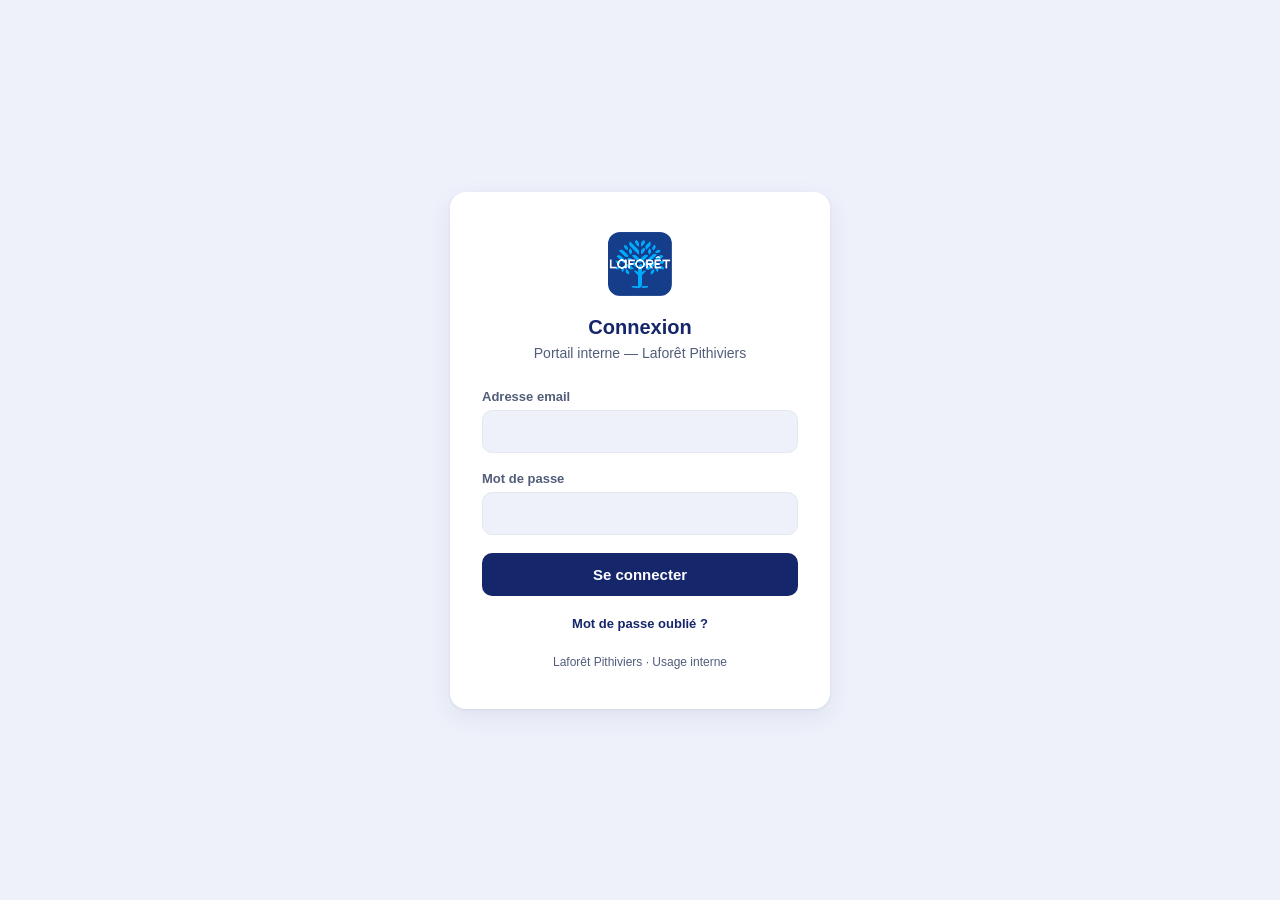
<file: blog.html>
<!DOCTYPE html>
<html lang="fr">
<head>
<meta charset="UTF-8">
<script src="theme-early.js"></script>
<meta name="viewport" content="width=device-width, initial-scale=1.0, maximum-scale=1.0, user-scalable=no, viewport-fit=cover">
<meta name="theme-color" content="#16266b">
<meta name="mobile-web-app-capable" content="yes">
<meta name="apple-mobile-web-app-capable" content="yes">
<meta name="apple-mobile-web-app-status-bar-style" content="black-translucent">
<meta name="apple-mobile-web-app-title" content="Générateur de blog">
<!--
  Content-Security-Policy : alignée sur celle de bibliotheque.html / photoimmo.html / index.html.
  - connect-src ajoute api.anthropic.com et generativelanguage.googleapis.com pour la
    génération directe via clé API (BYOK), comme dans bibliotheque.html.
-->
<meta http-equiv="Content-Security-Policy" content="default-src 'self'; script-src 'self' 'unsafe-inline'; style-src 'self' 'unsafe-inline'; img-src 'self' data:; connect-src 'self' https://api.anthropic.com https://generativelanguage.googleapis.com https://tclqiusyonocedobtoky.supabase.co; object-src 'none'; base-uri 'self'; form-action 'none'">
<title>Générateur de blog — Laforêt Pithiviers</title>
<meta name="description" content="Génère des articles de blog prêts à publier pour le site Laforêt Pithiviers : actualités immobilières et vie locale.">
<link rel="icon" type="image/png" href="logo_laforet.png">
<script src="supabase-lib.js"></script>
<script src="supabase-client.js"></script>
<script src="html-utils.js"></script>
<script src="theme.js"></script>
<style>
*, *::before, *::after { box-sizing: border-box; margin: 0; padding: 0; -webkit-tap-highlight-color: transparent; }
html { overflow-x: hidden; }
body { overflow-x: hidden; }
:root {
  --bg: #f4f6fa; --surface: #fff; --border: #e2e7f0; --border2: #c7d0e4;
  --text: #161d33; --text2: #525d7a; --text3: #7c86a3; --text4: #a8b0c4;
  --blue: #16266b; --blue-bg: #e9ecf7; --blue-border: #b9c2e0; --blue-dark: #0f1b50;
  --sky: #29a9e0; --sky-bg: #e4f4fc;
  --input-bg: #f4f6fa; --result-bg: #e9ecf7; --radius: 12px;
  /* catégories d'articles */
  --c-ann: var(--blue); --c-ann-bg: var(--blue-bg); --c-ann-border: var(--blue-border);
  --c-prosp: #d97706; --c-prosp-bg: #fffbeb; --c-prosp-border: #fde68a;
  --c-social: #9333ea; --c-social-bg: #faf5ff; --c-social-border: #e9d5ff;
  --c-admin: #059669; --c-admin-bg: #ecfdf5; --c-admin-border: #a7f3d0;
}
[data-theme="dark"] {
  --bg: #0f1117; --surface: #1a1f2e; --border: #2a3148; --border2: #3a4260;
  --text: #e8ecf4; --text2: #8892aa; --text3: #6b7594; --text4: #4a5474;
  --blue: #29a9e0; --blue-bg: #1a2240; --blue-border: #2d3f70; --blue-dark: #5cc4ea;
  --sky: #29a9e0; --sky-bg: #0e2030;
  --input-bg: #232a42; --result-bg: #1a2240;
  --c-ann: var(--blue); --c-ann-bg: var(--blue-bg); --c-ann-border: var(--blue-border);
  --c-prosp: #fbbf24; --c-prosp-bg: #2d2010; --c-prosp-border: #7a5a10;
  --c-social: #c084fc; --c-social-bg: #2d1a45; --c-social-border: #6b21a8;
  --c-admin: #34d399; --c-admin-bg: #0a2e20; --c-admin-border: #0f5a3a;
}
body { font-family: -apple-system, BlinkMacSystemFont, 'Segoe UI', sans-serif; background: var(--bg); color: var(--text); min-height: 100vh; transition: background .2s, color .2s; }
:focus-visible { outline: 2px solid var(--blue); outline-offset: 2px; }

/* HEADER */
header { background: linear-gradient(135deg, #0f1b50, #16266b); box-shadow: 0 2px 16px rgba(15,27,80,.3); padding: calc(.85rem + env(safe-area-inset-top)) 1.25rem .85rem; display: flex; align-items: center; gap: 12px; position: sticky; top: 0; z-index: 100; }
.back-home { background: rgba(255,255,255,.16); border: none; color: #fff; font-size: 13px; font-weight: 700; padding: 7px 13px; border-radius: 999px; cursor: pointer; text-decoration: none; display: inline-flex; align-items: center; gap: 5px; flex-shrink: 0; white-space: nowrap; }
.header-logo { width: 46px; height: 46px; border-radius: 12px; overflow: hidden; border: 1px solid rgba(255,255,255,.18); flex-shrink: 0; background: #fff; }
.header-logo img { width: 100%; height: 100%; object-fit: cover; display: block; }
.header-info { flex: 1; min-width: 0; }
.header-info h1 { font-size: 18px; font-weight: 800; color: #fff; line-height: 1.2; letter-spacing: .2px; }
.header-info span { font-size: 12px; color: #fff; opacity: .75; }
.theme-toggle { background: rgba(255,255,255,.14); border: 1px solid rgba(255,255,255,.18); border-radius: 20px; padding: 7px 12px; font-size: 12px; color: #fff; cursor: pointer; display: flex; align-items: center; gap: 6px; white-space: nowrap; flex-shrink: 0; }
.theme-toggle:hover { background: rgba(255,255,255,.22); }

/* BANDEAU DE STATUT HORS-LIGNE / SYNCHRO — même principe que dans photoimmo.html / dossier.html / bibliotheque.html */
.sync-banner { display: none; align-items: center; gap: 9px; padding: 9px 16px; font-size: 12.5px; font-weight: 700; position: sticky; top: 0; z-index: 99; }
.sync-banner.show { display: flex; }
.sync-banner .sb-dot { width: 8px; height: 8px; border-radius: 50%; flex-shrink: 0; }
.sync-banner .sb-txt { flex: 1; min-width: 0; }
.sync-banner.offline { background: var(--c-prosp-bg); color: var(--c-prosp); border-bottom: 1.5px solid var(--c-prosp-border); }
.sync-banner.offline .sb-dot { background: var(--c-prosp); }
.sync-banner.syncing { background: var(--sky-bg); color: var(--blue-dark); border-bottom: 1.5px solid var(--sky); }
.sync-banner.syncing .sb-dot { background: var(--sky); animation: sbPulse 1s ease-in-out infinite; }
.sync-banner.synced { background: var(--c-admin-bg); color: var(--c-admin); border-bottom: 1.5px solid var(--c-admin-border); }
.sync-banner.synced .sb-dot { background: var(--c-admin); }
@keyframes sbPulse { 0%, 100% { opacity: 1; } 50% { opacity: .35; } }
@media (max-width: 640px) {
  .header-logo { width: 30px; height: 30px; border-radius: 8px; }
  .header-info h1 { font-size: 14px; white-space: nowrap; overflow: hidden; text-overflow: ellipsis; }
  .header-info span { display: none; }
  .theme-toggle span { display: none; }
  .theme-toggle { padding: 7px 9px; }

  /* Panneau API Claude / Gemini */
  .ai-api-key-wrap { flex-direction: column; gap: 8px; }
  .ai-api-key-wrap input { font-size: 16px !important; width: 100%; }
  .ai-model-btn { padding: 12px 10px; font-size: 13px; }
  .btn-run-ai { width: 100%; justify-content: center; padding: 12px; font-size: 13px; }

  /* Brouillons — actions plus grandes et regroupées proprement */
  .drafts-header { flex-direction: column; align-items: stretch; }
  .drafts-header > div:first-child { width: 100%; }
  .drafts-sort-wrap, #draft-sort { flex: 1; }
  #import-toggle-btn { width: 100%; justify-content: center; }
  .drafts-toolbar-row .draft-btn { flex: 1; justify-content: center; }
  .draft-btn { padding: 9px 11px; font-size: 12px; }
  .drafts-search-row { flex-direction: column; }
  .draft-search-wrap, .drafts-search-row .drafts-sort-wrap { width: 100%; }
  .draft-item { flex-direction: column; align-items: stretch; }
  .draft-actions { width: 100%; }
  .draft-actions .draft-btn { flex: 1; justify-content: center; padding: 10px 6px; }
  /* Inputs 16px = pas de zoom iOS */
  .field-wrap input,
  .field-wrap select,
  .field-wrap textarea,
  .draft-sort-select,
  .draft-search-input { font-size: 16px !important; }

  .ai-response-actions { flex-direction: column; }
  .ai-response-actions .btn-copy { width: 100%; justify-content: center; padding: 12px; font-size: 13px; }
}

.container { max-width: 1000px; margin: 0 auto; padding: 1.25rem 1rem calc(3rem + env(safe-area-inset-bottom)); }

/* INTRO */
.intro { background: var(--surface); border: 1.5px solid var(--border); border-radius: var(--radius); padding: 1rem 1.1rem; margin-bottom: 1.25rem; font-size: 12.5px; color: var(--text2); line-height: 1.6; }
.intro b { color: var(--text); }

/* CATS */
.cats-wrap { overflow-x: auto; -webkit-overflow-scrolling: touch; scrollbar-width: none; margin-bottom: 1rem; }
.cats-wrap::-webkit-scrollbar { display: none; }
.cats { display: flex; gap: 7px; width: max-content; }
.cat-btn { background: var(--surface); border: 1.5px solid var(--border); border-radius: 20px; padding: 7px 14px; font-size: 12px; font-weight: 500; color: var(--text2); cursor: pointer; display: inline-flex; align-items: center; gap: 6px; white-space: nowrap; transition: all .15s; }
.cat-btn:hover { border-color: var(--border2); color: var(--text); }
.cat-btn.active { font-weight: 600; }
.cat-btn[data-cat="Tous"].active     { background: var(--blue-bg); border-color: var(--blue-border); color: var(--blue); }
.cat-btn[data-cat="Marché immobilier"].active   { background: var(--c-ann-bg); border-color: var(--c-ann-border); color: var(--c-ann); }
.cat-btn[data-cat="Conseils pratiques"].active  { background: var(--c-prosp-bg); border-color: var(--c-prosp-border); color: var(--c-prosp); }
.cat-btn[data-cat="Vie locale"].active          { background: var(--c-social-bg); border-color: var(--c-social-border); color: var(--c-social); }
.cat-btn[data-cat="Gastronomie & Terroir"].active { background: var(--c-admin-bg); border-color: var(--c-admin-border); color: var(--c-admin); }
.cat-dot { width: 7px; height: 7px; border-radius: 50%; flex-shrink: 0; }
.cat-dot.ann   { background: var(--c-ann); }
.cat-dot.prosp { background: var(--c-prosp); }
.cat-dot.social { background: var(--c-social); }
.cat-dot.admin { background: var(--c-admin); }

/* GRID DE MODELES */
.tpl-grid { display: grid; grid-template-columns: repeat(auto-fill, minmax(240px, 1fr)); gap: 10px; margin-bottom: 1.25rem; }
.tpl-card { background: var(--surface); border: 1.5px solid var(--border); border-radius: var(--radius); padding: .9rem 1rem; cursor: pointer; transition: border-color .15s, box-shadow .15s; }
.tpl-card:hover { box-shadow: 0 2px 8px rgba(0,0,0,.07); }
.tpl-card.selected { border-width: 2px; }
.tpl-card[data-cat="Marché immobilier"]:hover, .tpl-card[data-cat="Marché immobilier"].selected     { border-color: var(--c-ann); }
.tpl-card[data-cat="Conseils pratiques"]:hover, .tpl-card[data-cat="Conseils pratiques"].selected   { border-color: var(--c-prosp); }
.tpl-card[data-cat="Vie locale"]:hover, .tpl-card[data-cat="Vie locale"].selected                   { border-color: var(--c-social); }
.tpl-card[data-cat="Gastronomie & Terroir"]:hover, .tpl-card[data-cat="Gastronomie & Terroir"].selected { border-color: var(--c-admin); }
.tpl-card[data-cat="Marché immobilier"].selected     { background: var(--c-ann-bg); }
.tpl-card[data-cat="Conseils pratiques"].selected    { background: var(--c-prosp-bg); }
.tpl-card[data-cat="Vie locale"].selected            { background: var(--c-social-bg); }
.tpl-card[data-cat="Gastronomie & Terroir"].selected { background: var(--c-admin-bg); }
.card-cat-row { display: flex; align-items: center; gap: 5px; margin-bottom: 5px; }
.card-cat-label { font-size: 10px; color: var(--text4); text-transform: uppercase; letter-spacing: .06em; font-weight: 600; }
.card-title { font-size: 13px; font-weight: 600; color: var(--text); margin-bottom: 3px; }
.card-desc { font-size: 11.5px; color: var(--text2); line-height: 1.45; }

/* EDITEUR */
.editor { display: none; background: var(--surface); border: 1.5px solid var(--border); border-radius: var(--radius); padding: 1.1rem 1.1rem 1.25rem; margin-bottom: 1.25rem; }
.editor-header { display: flex; align-items: center; gap: 9px; margin-bottom: 1rem; padding-bottom: .8rem; border-bottom: 1px solid var(--border); }
.editor-dot { width: 10px; height: 10px; border-radius: 50%; flex-shrink: 0; }
.editor-title-text { font-size: 14.5px; font-weight: 700; color: var(--text); }
.fields { display: grid; grid-template-columns: repeat(auto-fill, minmax(220px, 1fr)); gap: .7rem; margin-bottom: .9rem; }
.field-wrap { display: flex; flex-direction: column; gap: 4px; }
.field-wrap.wide { grid-column: 1 / -1; }
.field-wrap label { font-size: 11.5px; font-weight: 600; color: var(--text2); }
.field-label-row { display: flex; align-items: center; justify-content: space-between; gap: 8px; }
.field-copy-btn { display: inline-flex; align-items: center; justify-content: center; width: 22px; height: 22px; padding: 0; border-radius: 6px; border: 1px solid var(--border); background: var(--card-bg, transparent); color: var(--text3); cursor: pointer; flex-shrink: 0; transition: color .15s, border-color .15s, background .15s; }
.field-copy-btn:hover { color: var(--blue); border-color: var(--blue); }
.field-copy-btn.copied { color: #16a34a; border-color: #16a34a; }
.field-copy-btn svg { display: block; }
.field-wrap input, .field-wrap select, .field-wrap textarea { width: 100%; padding: 8px 11px; border-radius: 9px; border: 1px solid var(--border); background: var(--input-bg); color: var(--text); font-size: 13px; font-family: inherit; outline: none; transition: border-color .15s; resize: vertical; }
.field-wrap textarea { min-height: 70px; }
.field-wrap input:focus, .field-wrap select:focus, .field-wrap textarea:focus { border-color: var(--blue); }
.global-row { display: grid; grid-template-columns: repeat(auto-fill, minmax(180px, 1fr)); gap: .7rem; padding: .8rem; margin-bottom: .9rem; background: var(--bg); border: 1px solid var(--border); border-radius: 10px; }

.result-section { margin-top: .3rem; }
.result-bar { display: flex; align-items: center; justify-content: space-between; flex-wrap: wrap; gap: 8px; margin-bottom: 8px; }
.result-label { font-size: 12px; font-weight: 600; color: var(--text2); }
.btn-toggle-result { background: none; border: 1px solid var(--border); border-radius: 8px; padding: 5px 10px; font-size: 11px; color: var(--text3); cursor: pointer; display: inline-flex; align-items: center; gap: 5px; }
.btn-copy { border: none; border-radius: 8px; padding: 7px 12px; font-size: 12px; font-weight: 600; color: #fff; cursor: pointer; display: inline-flex; align-items: center; gap: 6px; white-space: nowrap; transition: background .15s, transform .1s; }
.btn-copy.ann { background: var(--c-ann); } .btn-copy.prosp { background: var(--c-prosp); } .btn-copy.social { background: var(--c-social); } .btn-copy.admin { background: var(--c-admin); }
.btn-copy.copied { background: #16a34a !important; transform: scale(1.03); }
[data-theme="dark"] .btn-copy.copied { background: #22c55e !important; }
.result-box { width: 100%; min-height: 160px; padding: 12px 14px; border-radius: 10px; border: 1px solid var(--border); background: var(--result-bg); color: var(--text); font-size: 12.5px; font-family: ui-monospace, SFMono-Regular, Menlo, monospace; line-height: 1.55; resize: vertical; outline: none; }
.result-box:focus { border-color: var(--blue); }

/* PANNEAU IA — accent dynamique selon le modèle (Claude / Gemini) */
.ai-api-panel {
  border: 1.5px solid var(--ai-accent-border, #f0e0d8);
  border-radius: 10px; overflow: hidden; margin-top: 12px; background: var(--surface);
  --ai-accent: #d97757; --ai-accent-bg: #fdf6f3; --ai-accent-border: #f0e0d8;
}
.ai-api-panel.model-gemini { --ai-accent: #1a73e8; --ai-accent-bg: #f3f8ff; --ai-accent-border: #d2e3fc; }
[data-theme="dark"] .ai-api-panel { --ai-accent-bg: #2a1a12; --ai-accent-border: #5a3020; }
[data-theme="dark"] .ai-api-panel.model-gemini { --ai-accent-bg: #15233a; --ai-accent-border: #2d4a7a; }
.ai-api-header { display: flex; align-items: center; gap: 10px; padding: 8px 10px; background: var(--ai-accent-bg); border-bottom: 1px solid var(--ai-accent-border); }
.ai-model-toggle { display: flex; gap: 6px; flex: 1; }
.ai-model-btn { flex: 1; display: flex; align-items: center; justify-content: center; gap: 6px; padding: 8px 10px; border-radius: 8px; border: 1.5px solid var(--border); background: var(--surface); color: var(--text2); font-size: 12px; font-weight: 700; text-transform: uppercase; letter-spacing: .04em; cursor: pointer; font-family: inherit; transition: all .15s; }
.ai-model-btn:hover { border-color: var(--border2); }
.ai-model-btn.active[data-model="claude"] { background: #d97757; border-color: #d97757; color: #fff; }
.ai-model-btn.active[data-model="gemini"] { background: #1a73e8; border-color: #1a73e8; color: #fff; }
.ai-api-key-wrap { display: flex; gap: 6px; padding: 10px 14px; border-bottom: 1px solid var(--ai-accent-border); align-items: center; }
.ai-api-key-wrap input { flex: 1; font-size: 12px; padding: 7px 10px; border-radius: 8px; border: 1px solid var(--border); background: var(--input-bg); color: var(--text); font-family: monospace; outline: none; transition: border-color .15s; }
.ai-api-key-wrap input:focus { border-color: var(--ai-accent); }
.ai-api-key-wrap input::placeholder { font-family: inherit; color: var(--text4); }
.btn-run-ai { background: var(--ai-accent); color: #fff; border: none; border-radius: 8px; padding: 7px 14px; font-size: 12px; font-weight: 700; cursor: pointer; display: inline-flex; align-items: center; gap: 6px; white-space: nowrap; transition: opacity .15s; }
.btn-run-ai:hover { opacity: .88; }
.btn-run-ai:disabled { opacity: .5; cursor: not-allowed; }
.api-key-save-hint { font-size: 10px; color: var(--text3); margin-top: -2px; padding: 0 14px 8px; }
.ai-error { display: none; margin: 0 14px 10px; padding: 8px 11px; background: #fef2f2; border: 1px solid #fecaca; color: #b91c1c; border-radius: 8px; font-size: 12px; }
.ai-error::before { content: ''; display: inline-block; width: 12px; height: 12px; margin-right: 5px; vertical-align: -1px; background-color: currentColor; -webkit-mask: url("data:image/svg+xml,%3Csvg xmlns='http://www.w3.org/2000/svg' viewBox='0 0 24 24' fill='none' stroke='black' stroke-width='2' stroke-linecap='round' stroke-linejoin='round'%3E%3Cpath d='m21.73 18-8-14a2 2 0 0 0-3.48 0l-8 14A2 2 0 0 0 4 21h16a2 2 0 0 0 1.73-3Z'/%3E%3Cline x1='12' y1='9' x2='12' y2='13'/%3E%3Cline x1='12' y1='17' x2='12.01' y2='17'/%3E%3C/svg%3E") no-repeat center / contain; mask: url("data:image/svg+xml,%3Csvg xmlns='http://www.w3.org/2000/svg' viewBox='0 0 24 24' fill='none' stroke='black' stroke-width='2' stroke-linecap='round' stroke-linejoin='round'%3E%3Cpath d='m21.73 18-8-14a2 2 0 0 0-3.48 0l-8 14A2 2 0 0 0 4 21h16a2 2 0 0 0 1.73-3Z'/%3E%3Cline x1='12' y1='9' x2='12' y2='13'/%3E%3Cline x1='12' y1='17' x2='12.01' y2='17'/%3E%3C/svg%3E") no-repeat center / contain; }
[data-theme="dark"] .ai-error { background: #2d1010; border-color: #6e1f1f; color: #f87171; }
.ai-response-wrap { padding: 12px 14px; }
.ai-response-box { background: var(--result-bg); border: 1px solid var(--border); border-radius: 8px; padding: 1rem; font-size: 13px; line-height: 1.8; white-space: pre-wrap; color: var(--text); min-height: 60px; max-height: 420px; overflow-y: auto; }
.ai-response-box.streaming::after { content: '▌'; animation: blink .7s step-end infinite; color: var(--ai-accent); }
@keyframes blink { 50% { opacity: 0; } }
.ai-response-box[contenteditable="true"] { cursor: text; }
.ai-response-box[contenteditable="true"]:hover { box-shadow: inset 0 0 0 1.5px var(--border2); }
.ai-response-box[contenteditable="true"]:focus { outline: none; box-shadow: inset 0 0 0 1.5px var(--ai-accent); }
.ai-response-edit-hint { font-size: 10.5px; color: var(--text3); margin-bottom: 6px; display: none; }
.ai-response-actions { display: flex; gap: 8px; margin-top: 10px; flex-wrap: wrap; }



/* APERCU ARTICLE */
.preview-section { display: none; background: var(--surface); border: 1.5px solid var(--border); border-radius: var(--radius); padding: 1.1rem 1.1rem 1.25rem; margin-bottom: 1.25rem; }
.preview-bar { display: flex; align-items: center; justify-content: space-between; flex-wrap: wrap; gap: 8px; margin-bottom: 12px; padding-bottom: .8rem; border-bottom: 1px solid var(--border); }
.preview-bar-title { font-size: 14.5px; font-weight: 700; color: var(--text); }
.preview-bar-hint { font-size: 11px; color: var(--text3); margin-top: 2px; }
.preview-actions { display: flex; gap: 8px; flex-wrap: wrap; }
.article-frame { border: 1px dashed var(--border2); border-radius: 12px; padding: 1.4rem 1.4rem 1.6rem; background: var(--bg); }
.article-frame h1 { font-size: 21px; font-weight: 800; color: var(--blue-dark); line-height: 1.3; margin-bottom: 8px; }
[data-theme="dark"] .article-frame h1 { color: var(--blue); }
.article-frame h1[contenteditable] { cursor: text; border-radius: 6px; transition: outline-color .15s; outline: 1px dashed transparent; outline-offset: 4px; }
.article-frame h1[contenteditable]:hover { outline-color: var(--border2); }
.article-frame h1[contenteditable]:focus { outline: 1px dashed var(--blue); background: var(--surface); }
.article-body { cursor: text; border-radius: 8px; transition: outline-color .15s; outline: 1px dashed transparent; outline-offset: 8px; }
.article-body:hover { outline-color: var(--border2); }
.article-body-edit { width: 100%; min-height: 220px; padding: 10px 12px; border-radius: 8px; border: 1px solid var(--blue); background: var(--input-bg); color: var(--text); font-size: 13.5px; font-family: inherit; line-height: 1.6; outline: none; resize: vertical; }
.article-meta { font-size: 12px; color: var(--text3); margin-bottom: 18px; padding-bottom: 14px; border-bottom: 1px solid var(--border); }
.article-body h2 { font-size: 16px; font-weight: 700; color: var(--text); margin: 20px 0 8px; }
.article-body p { font-size: 13.5px; color: var(--text2); line-height: 1.7; margin-bottom: 10px; }
.article-body ul, .article-body ol { margin: 0 0 12px 1.2rem; }
.article-body li { font-size: 13.5px; color: var(--text2); line-height: 1.65; margin-bottom: 6px; }
.article-body li b, .article-body p b { color: var(--text); }

/* BROUILLONS */
.drafts-section { background: var(--surface); border: 1.5px solid var(--border); border-radius: var(--radius); padding: 1rem 1.1rem; }
.drafts-header { display: flex; align-items: center; justify-content: space-between; gap: 9px; flex-wrap: wrap; margin-bottom: 10px; }
.drafts-header h2 { font-size: 13.5px; font-weight: 700; color: var(--text); }
.drafts-toolbar-row { display: flex; gap: 8px; flex-wrap: wrap; margin-bottom: 12px; }
.drafts-sort-wrap, .draft-search-wrap { position: relative; display: flex; align-items: center; }
.drafts-sort-wrap svg { position: absolute; left: 9px; color: var(--text3); pointer-events: none; }
.draft-list { display: flex; flex-direction: column; gap: 8px; }
.draft-item { display: flex; align-items: center; gap: 10px; padding: 9px 11px; border: 1px solid var(--border); border-radius: 9px; background: var(--bg); flex-wrap: wrap; }
.draft-dot { width: 8px; height: 8px; border-radius: 50%; flex-shrink: 0; }
.draft-info-row { display: flex; align-items: center; gap: 10px; flex: 1; min-width: 0; }
.draft-info { flex: 1; min-width: 0; }
.draft-title { font-size: 12.5px; font-weight: 600; color: var(--text); white-space: nowrap; overflow: hidden; text-overflow: ellipsis; }
.draft-sub { font-size: 10.5px; color: var(--text3); }
.draft-actions { display: flex; gap: 6px; flex-shrink: 0; }
.draft-btn { background: none; border: 1px solid var(--border); border-radius: 7px; padding: 5px 9px; font-size: 11px; color: var(--text2); cursor: pointer; white-space: nowrap; display: inline-flex; align-items: center; gap: 4px; }
.draft-sort-select { background: var(--surface); border: 1px solid var(--border); border-radius: 7px; padding: 5px 8px 5px 26px; font-size: 11px; color: var(--text2); cursor: pointer; }
.draft-search-wrap { flex: 1; min-width: 160px; }
.draft-search-wrap svg { position: absolute; left: 9px; color: var(--text3); pointer-events: none; }
.draft-search-input { flex: 1; min-width: 160px; background: var(--surface); border: 1px solid var(--border); border-radius: 7px; padding: 5px 9px 5px 28px; font-size: 12px; color: var(--text); outline: none; }
.draft-search-input:focus { border-color: var(--blue); }
.draft-btn:hover { background: var(--border); }
.draft-btn.danger:hover { background: #fef2f2; border-color: #fecaca; color: #b91c1c; }
.drafts-empty { text-align: center; padding: 1.2rem; color: var(--text3); font-size: 12.5px; }
.import-form { display: none; background: var(--bg); border: 1px solid var(--border); border-radius: 10px; padding: .9rem; margin-bottom: 12px; }
.import-form .fields { margin-bottom: .7rem; }

.toast { display: none; align-items: flex-start; gap: 6px; margin-top: 10px; padding: 9px 13px; border-radius: 8px; font-size: 12px; line-height: 1.5; }
.toast.ok { background: var(--c-admin-bg); border: 1px solid var(--c-admin-border); color: var(--c-admin); }
.toast.warn { background: var(--c-prosp-bg); border: 1px solid var(--c-prosp-border); color: var(--c-prosp); }
#save-toast { position: fixed; left: 50%; bottom: calc(18px + env(safe-area-inset-bottom)); transform: translateX(-50%); z-index: 9999; max-width: min(92vw, 480px); margin-top: 0; align-items: center; background: var(--surface); border: 1px solid var(--border); border-radius: 999px; padding: 10px 18px; font-weight: 600; color: var(--text); box-shadow: 0 8px 24px rgba(0,0,0,.15); }
#save-toast svg { color: var(--c-admin); }
#save-toast.warn svg { color: var(--c-prosp); }

/* POPUP DE CONFIRMATION (suppression, remplacement...) — style commun à toutes les apps du portail */
.modal-overlay { position: fixed; inset: 0; background: rgba(15,20,40,.55); display: flex; align-items: center; justify-content: center; z-index: 99998; padding: 20px; backdrop-filter: blur(2px); }
.modal-box { background: var(--surface); border: 1px solid var(--border); border-radius: 16px; padding: 22px 22px 18px; max-width: 380px; width: 100%; box-shadow: 0 20px 50px rgba(15,20,40,.3); animation: confirmIn .18s ease; }
@keyframes confirmIn { from { opacity: 0; transform: translateY(8px) scale(.98); } to { opacity: 1; transform: translateY(0) scale(1); } }
.modal-message { font-size: 13.5px; color: var(--text); line-height: 1.5; margin-bottom: 18px; }
.modal-actions { display: flex; gap: 10px; justify-content: flex-end; flex-wrap: wrap; }
.modal-actions button { border-radius: 9px; padding: 9px 16px; font-size: 13px; font-weight: 700; cursor: pointer; border: 1px solid var(--border); font-family: inherit; }
.modal-cancel-btn { background: var(--bg); color: var(--text2); }
.modal-cancel-btn:hover { background: var(--border); }
.modal-confirm-btn { background: #dc2626; border-color: #dc2626; color: #fff; }
.modal-confirm-btn:hover { background: #b91c1c; }
.modal-confirm-btn:disabled { background: var(--border); border-color: var(--border); color: var(--text3, var(--text2)); cursor: not-allowed; }
#confirm-modal-type-wrap { display: none; margin: -8px 0 18px; }
#confirm-modal-type-wrap.show { display: block; }
#confirm-modal-type-input { width: 100%; box-sizing: border-box; padding: 10px 12px; border: 1px solid var(--border); border-radius: 9px; background: var(--bg); color: var(--text); font-size: 13.5px; font-family: inherit; margin-bottom: 4px; }
#confirm-modal-type-input:focus { outline: none; border-color: #dc2626; }
#confirm-modal-type-hint { font-size: 11.5px; color: var(--text2); }
</style>
<link rel="stylesheet" href="page-transition.css">
</head>
<body>
<script src="auth-guard.js"></script>
<script src="page-transition.js"></script>
<div id="laforet-transition"><img src="logo_laforet.png" alt="Laforêt"></div>

<header>
  <a class="back-home" href="index.html" title="Retour à l'accueil" data-transition><svg width="13" height="13" viewBox="0 0 24 24" fill="none" stroke="currentColor" stroke-width="2" stroke-linecap="round" stroke-linejoin="round"><line x1="19" y1="12" x2="5" y2="12"/><polyline points="12 19 5 12 12 5"/></svg> Accueil</a>
  <div class="header-logo"><img src="logo_laforet.png" alt="Laforêt" width="46" height="46"></div>
  <div class="header-info">
    <h1>Générateur de blog</h1>
    <span>Laforêt Pithiviers — Actus immobilières &amp; vie locale</span>
  </div>
  <button class="theme-toggle" onclick="toggleTheme()">
    <svg width="13" height="13" viewBox="0 0 24 24" fill="none" stroke="currentColor" stroke-width="2" stroke-linecap="round" stroke-linejoin="round" id="theme-icon"><circle cx="12" cy="12" r="5"/><line x1="12" y1="1" x2="12" y2="3"/><line x1="12" y1="21" x2="12" y2="23"/><line x1="4.22" y1="4.22" x2="5.64" y2="5.64"/><line x1="18.36" y1="18.36" x2="19.78" y2="19.78"/><line x1="1" y1="12" x2="3" y2="12"/><line x1="21" y1="12" x2="23" y2="12"/><line x1="4.22" y1="19.78" x2="5.64" y2="18.36"/><line x1="18.36" y1="5.64" x2="19.78" y2="4.22"/></svg>
    <span id="theme-label">Mode sombre</span>
  </button>
</header>

<div class="sync-banner" id="syncBanner" role="status" aria-live="polite">
  <span class="sb-dot"></span><span class="sb-txt" id="syncBannerTxt"></span>
</div>

<div class="container">

  <div class="intro">
    <b>Comment ça marche :</b> choisissez un modèle d'article ci-dessous, renseignez les informations factuelles (aucune donnée n'est inventée par défaut), puis générez le prompt. Vous pouvez ensuite le copier vers Claude.ai, ou le lancer directement ici avec votre clé API Anthropic ou Gemini. L'article généré est mis en forme automatiquement et prêt à copier en texte ou en HTML pour votre page de blog.
  </div>

  <div class="cats-wrap"><div class="cats" id="cats"></div></div>

  <div class="tpl-grid" id="grid"></div>

  <div class="editor" id="editor">
    <div class="editor-header">
      <div class="editor-dot" id="editor-dot"></div>
      <div class="editor-title-text" id="editor-title">Modèle d'article sélectionné</div>
    </div>

    <div class="fields" id="fields"></div>

    <div class="global-row">
      <div class="field-wrap">
        <label for="g-ton">Ton</label>
        <select id="g-ton" onchange="updateResult()">
          <option value="factuel et professionnel">Factuel et professionnel</option>
          <option value="chaleureux et accessible">Chaleureux et accessible</option>
          <option value="institutionnel et sobre">Institutionnel et sobre</option>
        </select>
      </div>
      <div class="field-wrap">
        <label for="g-longueur">Longueur cible</label>
        <select id="g-longueur" onchange="updateResult()">
          <option value="courte, environ 350 mots">Courte (~350 mots)</option>
          <option value="moyenne, environ 600 mots" selected>Moyenne (~600 mots)</option>
          <option value="longue, environ 900 mots">Longue (~900 mots)</option>
        </select>
      </div>
      <div class="field-wrap">
        <label for="g-date">Date de publication</label>
        <input type="date" id="g-date" onchange="updateResult()">
      </div>
    </div>

    <div class="result-section">
      <div class="result-bar">
        <button class="btn-toggle-result" id="toggle-result-btn" onclick="toggleResult()">
          <svg width="14" height="14" viewBox="0 0 24 24" fill="none" stroke="currentColor" stroke-width="2" stroke-linecap="round" stroke-linejoin="round" id="toggle-result-icon"><path d="M1 12s4-8 11-8 11 8 11 8-4 8-11 8-11-8-11-8z"/><circle cx="12" cy="12" r="3"/></svg>
          <span id="toggle-result-label">Masquer</span>
        </button>
        <div style="display:flex;gap:8px;align-items:center;flex-wrap:wrap;">
          <div class="result-label">Prompt généré :</div>
          <button class="btn-copy" id="copy-btn" onclick="copyResult()">
            <svg width="13" height="13" viewBox="0 0 24 24" fill="none" stroke="currentColor" stroke-width="2"><rect x="9" y="9" width="13" height="13" rx="2"/><path d="M5 15H4a2 2 0 0 1-2-2V4a2 2 0 0 1 2-2h9a2 2 0 0 1 2 2v1"/></svg>
            Copier le prompt
          </button>
          <button class="btn-copy" id="claude-btn" onclick="sendToClaude()" style="background:#d97757;">
            <svg width="13" height="13" viewBox="0 0 24 24" fill="none" stroke="currentColor" stroke-width="2" stroke-linecap="round" stroke-linejoin="round"><path d="M18 13v6a2 2 0 0 1-2 2H5a2 2 0 0 1-2-2V8a2 2 0 0 1 2-2h6"/><polyline points="15 3 21 3 21 9"/><line x1="10" y1="14" x2="21" y2="3"/></svg>
            Envoyer à Claude
          </button>
        </div>
      </div>
      <div id="result-wrap">
        <textarea class="result-box" id="result" spellcheck="false" placeholder="Le prompt apparaîtra ici — vous pouvez le modifier avant de copier."></textarea>
      </div>
      <div class="toast ok" id="claude-toast"><svg width="13" height="13" viewBox="0 0 24 24" fill="none" stroke="currentColor" stroke-width="2" stroke-linecap="round" stroke-linejoin="round" style="vertical-align:-2px; margin-right:2px;"><circle cx="12" cy="12" r="10"/><path d="m9 12 2 2 4-4"/></svg> <b>Prompt copié.</b> Claude.ai s'ouvre — colle le prompt avec Ctrl+V (ou ⌘V sur Mac).</div>

      <!-- PANNEAU GENERATION DIRECTE -->
      <div class="ai-api-panel" id="api-panel">
        <div class="ai-api-header">
          <div class="ai-model-toggle">
            <button type="button" class="ai-model-btn active" data-model="claude" onclick="selectAiModel(this, 'model-select')">Claude</button>
            <button type="button" class="ai-model-btn" data-model="gemini" onclick="selectAiModel(this, 'model-select')">Gemini</button>
          </div>
          <select id="model-select" onchange="modelChange()" style="display:none" aria-hidden="true" tabindex="-1">
            <option value="claude">Claude</option>
            <option value="gemini">Gemini</option>
          </select>
        </div>
        <div class="ai-api-key-wrap">
          <input type="password" id="api-key" placeholder="Clé API" autocomplete="off">
          <button class="btn-run-ai" id="run-btn" onclick="runAi()">
            <svg width="12" height="12" viewBox="0 0 24 24" fill="currentColor"><polygon points="5 3 19 12 5 21 5 3"/></svg>
            Générer
          </button>
        </div>
        <div class="api-key-save-hint"><svg width="12" height="12" viewBox="0 0 24 24" fill="none" stroke="currentColor" stroke-width="2" stroke-linecap="round" stroke-linejoin="round" style="vertical-align:-2px; margin-right:2px;"><rect x="3" y="11" width="18" height="11" rx="2" ry="2"/><path d="M7 11V7a5 5 0 0 1 10 0v4"/></svg> La clé reste dans votre navigateur, elle n'est pas stockée.</div>
        <div class="ai-error" id="api-error"></div>
        <div class="ai-response-wrap" id="response-wrap" style="display:none;">
          <div class="ai-response-edit-hint" id="response-edit-hint"><svg width="12" height="12" viewBox="0 0 24 24" fill="none" stroke="currentColor" stroke-width="2" stroke-linecap="round" stroke-linejoin="round" style="vertical-align:-2px; margin-right:2px;"><path d="M12 20h9"/><path d="M16.5 3.5a2.12 2.12 0 0 1 3 3L7 19l-4 1 1-4Z"/></svg> Vous pouvez cliquer dans le texte ci-dessous et le modifier avant de le mettre en forme.</div>
          <div class="ai-response-box" id="response-box"></div>
          <div class="ai-response-actions">
            <button class="btn-copy ann" onclick="copyRawResponse(this)">
              <svg width="13" height="13" viewBox="0 0 24 24" fill="none" stroke="currentColor" stroke-width="2"><rect x="9" y="9" width="13" height="13" rx="2"/><path d="M5 15H4a2 2 0 0 1-2-2V4a2 2 0 0 1 2-2h9a2 2 0 0 1 2 2v1"/></svg>
              Copier la réponse brute
            </button>
            <button class="btn-copy" id="build-preview-btn" onclick="buildPreview()" style="background:var(--blue);">
              <svg width="13" height="13" viewBox="0 0 24 24" fill="none" stroke="currentColor" stroke-width="2" stroke-linecap="round" stroke-linejoin="round"><path d="M12 20h9"/><path d="M16.5 3.5a2.12 2.12 0 0 1 3 3L7 19l-4 1 1-4Z"/></svg>
              Mettre en forme l'article
            </button>
          </div>
        </div>
      </div>
    </div>
  </div>

  <div class="preview-section" id="preview-section">
    <div class="preview-bar">
      <div>
        <div class="preview-bar-title">Aperçu de l'article</div>
        <div class="preview-bar-hint"><svg width="12" height="12" viewBox="0 0 24 24" fill="none" stroke="currentColor" stroke-width="2" stroke-linecap="round" stroke-linejoin="round" style="vertical-align:-2px; margin-right:2px;"><path d="M12 20h9"/><path d="M16.5 3.5a2.12 2.12 0 0 1 3 3L7 19l-4 1 1-4Z"/></svg> Cliquez sur le titre ou le texte ci-dessous pour les modifier directement.</div>
      </div>
      <div class="preview-actions">
        <button class="btn-copy" style="background:var(--text2);" onclick="copyArticleText(this)">
          <svg width="13" height="13" viewBox="0 0 24 24" fill="none" stroke="currentColor" stroke-width="2"><rect x="9" y="9" width="13" height="13" rx="2"/><path d="M5 15H4a2 2 0 0 1-2-2V4a2 2 0 0 1 2-2h9a2 2 0 0 1 2 2v1"/></svg>
          Copier le texte
        </button>
        <button class="btn-copy ann" onclick="copyArticleHtml(this)">
          <svg width="13" height="13" viewBox="0 0 24 24" fill="none" stroke="currentColor" stroke-width="2"><polyline points="16 18 22 12 16 6"/><polyline points="8 6 2 12 8 18"/></svg>
          Copier le code HTML
        </button>
        <button class="btn-copy admin" onclick="saveDraft()">
          <svg width="13" height="13" viewBox="0 0 24 24" fill="none" stroke="currentColor" stroke-width="2"><path d="M19 21H5a2 2 0 0 1-2-2V5a2 2 0 0 1 2-2h11l5 5v11a2 2 0 0 1-2 2z"/><polyline points="17 21 17 13 7 13 7 21"/><polyline points="7 3 7 8 15 8"/></svg>
          Sauvegarder le brouillon
        </button>
      </div>
    </div>
    <div class="article-frame">
      <h1 id="art-title" contenteditable="true" spellcheck="false" onblur="onTitleBlur()" onkeydown="if(event.key==='Enter'){event.preventDefault(); this.blur();}">—</h1>
      <div class="article-meta" id="art-meta">—</div>
      <div class="article-body" id="art-body" onclick="startBodyEdit()"></div>
      <textarea class="article-body-edit" id="art-body-edit" spellcheck="false" style="display:none;" onblur="finishBodyEdit()"></textarea>
    </div>
  </div>

  <div class="toast ok" id="save-toast" role="status" aria-live="polite"></div>

  <div class="drafts-section">
    <div class="drafts-header">
      <div style="display:flex; align-items:center; gap:9px; flex-wrap:wrap;">
        <h2>Mes brouillons</h2>
        <div class="drafts-sort-wrap">
          <svg width="12" height="12" viewBox="0 0 24 24" fill="none" stroke="currentColor" stroke-width="2" stroke-linecap="round" stroke-linejoin="round"><path d="m3 16 4 4 4-4"/><path d="M7 20V4"/><path d="m21 8-4-4-4 4"/><path d="M17 4v16"/></svg>
          <select id="draft-sort" class="draft-sort-select" onchange="onSortChange()">
            <option value="recent">Plus récents d'abord</option>
            <option value="old">Plus anciens d'abord</option>
            <option value="alpha">Titre (A → Z)</option>
            <option value="cat">Par catégorie</option>
          </select>
        </div>
      </div>
      <button class="draft-btn" id="import-toggle-btn" onclick="toggleImportForm()">+ Créer un texte</button>
    </div>

    <div class="drafts-toolbar-row">
      <button class="draft-btn" onclick="exportDrafts()"><svg width="13" height="13" viewBox="0 0 24 24" fill="none" stroke="currentColor" stroke-width="2" stroke-linecap="round" stroke-linejoin="round"><path d="M21 15v4a2 2 0 0 1-2 2H5a2 2 0 0 1-2-2v-4"/><polyline points="7 10 12 15 17 10"/><line x1="12" y1="15" x2="12" y2="3"/></svg> Exporter en JSON</button>
      <button class="draft-btn" onclick="triggerImportFile()"><svg width="13" height="13" viewBox="0 0 24 24" fill="none" stroke="currentColor" stroke-width="2" stroke-linecap="round" stroke-linejoin="round"><path d="M21 15v4a2 2 0 0 1-2 2H5a2 2 0 0 1-2-2v-4"/><polyline points="17 8 12 3 7 8"/><line x1="12" y1="3" x2="12" y2="15"/></svg> Importer un fichier</button>
      <input type="file" id="import-file-input" accept="application/json,.json" style="display:none;" onchange="handleImportFile(event)">
    </div>

    <div class="import-form" id="import-file-confirm" style="display:none;">
      <div id="import-file-summary" style="font-size:12.5px; color:var(--text2); margin-bottom:.7rem;"></div>
      <div style="display:flex; gap:8px; flex-wrap:wrap;">
        <button class="btn-copy admin" onclick="confirmFileImport('merge')">Ajouter aux brouillons existants</button>
        <button class="btn-copy" id="replace-all-btn" style="background:var(--text2);" onclick="confirmReplaceAll()">Remplacer tous les brouillons</button>
        <button class="draft-btn" onclick="cancelFileImport()">Annuler</button>
      </div>
    </div>

    <div class="drafts-toolbar-row drafts-search-row">
      <div class="draft-search-wrap">
        <svg width="13" height="13" viewBox="0 0 24 24" fill="none" stroke="currentColor" stroke-width="2" stroke-linecap="round" stroke-linejoin="round"><circle cx="11" cy="11" r="8"/><line x1="21" y1="21" x2="16.65" y2="16.65"/></svg>
        <input type="text" id="draft-search" class="draft-search-input" placeholder="Rechercher par titre..." oninput="onDraftFilterChange()">
      </div>
      <div class="drafts-sort-wrap" style="flex:1; min-width:160px;">
        <svg width="12" height="12" viewBox="0 0 24 24" fill="none" stroke="currentColor" stroke-width="2" stroke-linecap="round" stroke-linejoin="round"><polygon points="22 3 2 3 10 12.46 10 19 14 21 14 12.46 22 3"/></svg>
        <select id="draft-cat-filter" class="draft-sort-select" onchange="onDraftFilterChange()" style="width:100%;">
          <option value="">Toutes les catégories</option>
        </select>
      </div>
    </div>

    <div class="import-form" id="import-form">
      <div class="import-form-title" id="import-form-title" style="display:none; align-items:center; gap:5px; font-size:13px; font-weight:700; color:var(--blue); margin-bottom:.7rem;"><svg width="13" height="13" viewBox="0 0 24 24" fill="none" stroke="currentColor" stroke-width="2" stroke-linecap="round" stroke-linejoin="round"><path d="M12 20h9"/><path d="M16.5 3.5a2.12 2.12 0 0 1 3 3L7 19l-4 1 1-4Z"/></svg> Modification du brouillon</div>
      <div class="fields">
        <div class="field-wrap wide">
          <div class="field-label-row">
            <label for="imp-title">Titre de l'article</label>
            <button type="button" class="field-copy-btn" title="Copier le titre" onclick="copyFieldValue(this,'imp-title')"><svg width="12" height="12" viewBox="0 0 24 24" fill="none" stroke="currentColor" stroke-width="2" stroke-linecap="round" stroke-linejoin="round"><rect x="9" y="9" width="13" height="13" rx="2"/><path d="M5 15H4a2 2 0 0 1-2-2V4a2 2 0 0 1 2-2h9a2 2 0 0 1 2 2v1"/></svg></button>
          </div>
          <input type="text" id="imp-title" placeholder="Ex : Les nouveautés du marché immobilier à Pithiviers">
        </div>
        <div class="field-wrap wide">
          <div class="field-label-row">
            <label for="imp-body">Texte de l'article</label>
            <button type="button" class="field-copy-btn" title="Copier le texte" onclick="copyFieldValue(this,'imp-body')"><svg width="12" height="12" viewBox="0 0 24 24" fill="none" stroke="currentColor" stroke-width="2" stroke-linecap="round" stroke-linejoin="round"><rect x="9" y="9" width="13" height="13" rx="2"/><path d="M5 15H4a2 2 0 0 1-2-2V4a2 2 0 0 1 2-2h9a2 2 0 0 1 2 2v1"/></svg></button>
          </div>
          <textarea id="imp-body" style="min-height:160px;" placeholder="Collez ou tapez votre texte ici. Vous pouvez utiliser : &#10;## pour un intertitre&#10;- pour une liste à puces&#10;**mot** pour du gras"></textarea>
          <div style="font-size:10.5px; color:var(--c-prosp); display:flex; align-items:center; gap:4px;"><svg width="11" height="11" viewBox="0 0 24 24" fill="none" stroke="currentColor" stroke-width="2" stroke-linecap="round" stroke-linejoin="round" style="flex-shrink:0;"><path d="m21.73 18-8-14a2 2 0 0 0-3.48 0l-8 14A2 2 0 0 0 4 21h16a2 2 0 0 0 1.73-3Z"/><line x1="12" y1="9" x2="12" y2="13"/><line x1="12" y1="17" x2="12.01" y2="17"/></svg> Ne mettez pas d'émojis dans le texte de l'article — ce n'est pas conforme au ton éditorial du blog.</div>
        </div>
        <div class="field-wrap">
          <div class="field-label-row">
            <label for="imp-cat">Catégorie</label>
            <button type="button" class="field-copy-btn" title="Copier la catégorie" onclick="copyFieldValue(this,'imp-cat')"><svg width="12" height="12" viewBox="0 0 24 24" fill="none" stroke="currentColor" stroke-width="2" stroke-linecap="round" stroke-linejoin="round"><rect x="9" y="9" width="13" height="13" rx="2"/><path d="M5 15H4a2 2 0 0 1-2-2V4a2 2 0 0 1 2-2h9a2 2 0 0 1 2 2v1"/></svg></button>
          </div>
          <select id="imp-cat">
            <option value="Marché immobilier">Marché immobilier</option>
            <option value="Conseils pratiques">Conseils pratiques</option>
            <option value="Vie locale">Vie locale</option>
            <option value="Gastronomie & Terroir">Gastronomie &amp; Terroir</option>
          </select>
        </div>
        <div class="field-wrap">
          <div class="field-label-row">
            <label for="imp-date">Date de publication</label>
            <button type="button" class="field-copy-btn" title="Copier la date" onclick="copyFieldValue(this,'imp-date')"><svg width="12" height="12" viewBox="0 0 24 24" fill="none" stroke="currentColor" stroke-width="2" stroke-linecap="round" stroke-linejoin="round"><rect x="9" y="9" width="13" height="13" rx="2"/><path d="M5 15H4a2 2 0 0 1-2-2V4a2 2 0 0 1 2-2h9a2 2 0 0 1 2 2v1"/></svg></button>
          </div>
          <input type="date" id="imp-date">
        </div>
        <div class="field-wrap wide">
          <div class="field-label-row">
            <label for="imp-meta">Meta description (SEO, 150-160 caractères)</label>
            <button type="button" class="field-copy-btn" title="Copier la meta description" onclick="copyFieldValue(this,'imp-meta')"><svg width="12" height="12" viewBox="0 0 24 24" fill="none" stroke="currentColor" stroke-width="2" stroke-linecap="round" stroke-linejoin="round"><rect x="9" y="9" width="13" height="13" rx="2"/><path d="M5 15H4a2 2 0 0 1-2-2V4a2 2 0 0 1 2-2h9a2 2 0 0 1 2 2v1"/></svg></button>
          </div>
          <input type="text" id="imp-meta" maxlength="200" placeholder="Résumé de l'article pour les moteurs de recherche" oninput="updateImpMetaCount()">
          <div style="font-size:10.5px; color:var(--text3); margin-top:2px;" id="imp-meta-count">0 caractère</div>
        </div>
      </div>
      <div style="display:flex; gap:8px; flex-wrap:wrap;">
        <button class="btn-copy admin" id="import-submit-btn" onclick="importDraft()">
          <svg width="13" height="13" viewBox="0 0 24 24" fill="none" stroke="currentColor" stroke-width="2"><path d="M21 15v4a2 2 0 0 1-2 2H5a2 2 0 0 1-2-2v-4"/><polyline points="7 10 12 15 17 10"/><line x1="12" y1="15" x2="12" y2="3"/></svg>
          <span id="import-submit-label">Importer comme brouillon</span>
        </button>
        <button class="draft-btn" onclick="toggleImportForm(false)">Annuler</button>
      </div>
    </div>

    <div class="draft-list" id="draft-list"></div>
    <div class="drafts-empty" id="drafts-empty" style="display:none;">Aucun brouillon enregistré pour le moment.</div>
  </div>

</div>

<div class="modal-overlay" id="confirm-modal-overlay" style="display:none;" onclick="if(event.target===this) hideConfirmModal()">
  <div class="modal-box">
    <div class="modal-message" id="confirm-modal-message"></div>
    <div id="confirm-modal-type-wrap">
      <input type="text" id="confirm-modal-type-input" autocomplete="off" placeholder="Tapez ici pour confirmer">
      <div id="confirm-modal-type-hint"></div>
    </div>
    <div class="modal-actions">
      <button class="modal-cancel-btn" onclick="hideConfirmModal()">Annuler</button>
      <button class="modal-confirm-btn" id="confirm-modal-confirm-btn" onclick="runConfirmModalAction()">Confirmer</button>
    </div>
  </div>
</div>

<script>
// ── DONNEES : MODELES D'ARTICLES ─────────────────────────────────────────────
const categories = ["Tous", "Marché immobilier", "Conseils pratiques", "Vie locale", "Gastronomie & Terroir"];
const CAT_CLS = { "Marché immobilier": "ann", "Conseils pratiques": "prosp", "Vie locale": "social", "Gastronomie & Terroir": "admin" };

// Bloc d'instructions commun à tous les modèles : format de sortie et règles éditoriales.
const SHARED_RULES = `

FORMAT DE RÉPONSE (à respecter à la lettre, sans texte avant ni après) :
TITRE: <titre de l'article, factuel, sans emoji ni point d'exclamation>
META: <description SEO de 150 à 160 caractères résumant l'article>
---
<corps de l'article, en Markdown simple uniquement : "## " pour chaque intertitre, "- " pour une liste à puces, "1. " pour une liste numérotée, texte brut pour les paragraphes. Pas de balises HTML.>

RÈGLES ÉDITORIALES (strictes) :
- Ton [Ton], factuel et objectif, jamais promotionnel ni exagéré.
- Aucun point d'exclamation, aucun émoji, aucun adjectif inventé ou superlatif non justifié.
- Longueur cible : [Longueur].
- N'invente aucun chiffre, date, nom ou fait absent des informations fournies ci-dessus. Si une information nécessaire manque, écris exactement [INFORMATION A COMPLETER] à cet endroit plutôt que d'inventer.
- Termine par un court paragraphe de conclusion invitant à contacter l'agence Laforêt Pithiviers pour un accompagnement personnalisé, sans inventer de coordonnées.
CHAQUE GENERATION EST INDEPENDANTE : ne tiens pas compte d'échanges précédents.`;

const templates = [
  {
    id: 1, cat: "Marché immobilier",
    title: "Tendances du marché local",
    desc: "Fait le point sur l'évolution des prix, des taux et de la demande dans votre secteur.",
    fields: ["Ville / secteur concerné", "Période concernée", "Chiffres et tendances observées", "Angle éditorial souhaité"],
    ft: { "Chiffres et tendances observées": "ta" },
    tmpl: `Tu es rédacteur pour le blog de l'agence Laforêt Pithiviers. Rédige un article d'actualité sur les tendances du marché immobilier à/dans [Ville / secteur concerné], pour la période suivante : [Période concernée].

Chiffres et tendances observées à intégrer (n'en invente aucun autre) :
[Chiffres et tendances observées]

Angle éditorial souhaité : [Angle éditorial souhaité].

Structure attendue : une introduction qui situe le contexte, deux à trois intertitres développant les tendances (taux, demande, typologie de biens recherchés...), et une conclusion.`
  },
  {
    id: 2, cat: "Marché immobilier",
    title: "Réglementation & fiscalité immobilière",
    desc: "Explique un changement réglementaire ou fiscal et son impact concret pour les propriétaires ou acquéreurs.",
    fields: ["Sujet réglementaire ou fiscal", "Ville / secteur concerné", "Points clés à expliquer", "Date d'entrée en vigueur"],
    ft: { "Points clés à expliquer": "ta" },
    tmpl: `Tu es rédacteur pour le blog de l'agence Laforêt Pithiviers. Rédige un article expliquant le sujet réglementaire ou fiscal suivant : [Sujet réglementaire ou fiscal], entrant en vigueur le [Date d'entrée en vigueur], et son impact pour les propriétaires et acquéreurs à/dans [Ville / secteur concerné].

Points clés à expliquer (n'en invente aucun autre) :
[Points clés à expliquer]

Structure attendue : une introduction présentant le changement, des intertitres détaillant les points clés et leurs conséquences concrètes, et une conclusion.`
  },
  {
    id: 3, cat: "Conseils pratiques",
    title: "Guide pratique acheteur / vendeur",
    desc: "Article conseils, étape par étape, pour accompagner un projet immobilier.",
    fields: ["Profil visé (acheteur, vendeur, investisseur)", "Étapes à couvrir", "Ville / secteur concerné"],
    ft: { "Étapes à couvrir": "ta" },
    tmpl: `Tu es rédacteur pour le blog de l'agence Laforêt Pithiviers. Rédige un article de conseils pratiques destiné à un profil [Profil visé (acheteur, vendeur, investisseur)] menant un projet immobilier à/dans [Ville / secteur concerné].

Étapes à couvrir (n'en invente aucune autre) :
[Étapes à couvrir]

Structure attendue : une introduction, une liste numérotée des étapes avec pour chacune une explication concise, et une conclusion.`
  },
  {
    id: 4, cat: "Conseils pratiques",
    title: "Financement et aides",
    desc: "Présente un dispositif de financement ou d'aide (prêt, subvention, dispositif fiscal).",
    fields: ["Nom du dispositif", "Conditions clés", "Public concerné"],
    ft: { "Conditions clés": "ta" },
    tmpl: `Tu es rédacteur pour le blog de l'agence Laforêt Pithiviers. Rédige un article présentant le dispositif suivant : [Nom du dispositif], destiné à [Public concerné].

Conditions clés à présenter (n'en invente aucune autre) :
[Conditions clés]

Structure attendue : une introduction présentant le dispositif, des intertitres détaillant les conditions et modalités, et une conclusion invitant à se renseigner auprès de l'agence.`
  },
  {
    id: 5, cat: "Vie locale",
    title: "Portrait d'une commune ou d'un quartier",
    desc: "Met en avant une commune ou un quartier du secteur : cadre de vie, atouts, patrimoine.",
    fields: ["Nom de la commune / du quartier", "Points d'intérêt (commerces, écoles, transports...)", "Cadre de vie et ambiance"],
    ft: { "Points d'intérêt (commerces, écoles, transports...)": "ta", "Cadre de vie et ambiance": "ta" },
    tmpl: `Tu es rédacteur pour le blog de l'agence Laforêt Pithiviers. Rédige un article présentant la commune/le quartier suivant : [Nom de la commune / du quartier].

Points d'intérêt à mentionner (n'en invente aucun autre) :
[Points d'intérêt (commerces, écoles, transports...)]

Cadre de vie et ambiance :
[Cadre de vie et ambiance]

Structure attendue : une introduction, des intertitres sur le cadre de vie et les commodités, un intertitre sur l'intérêt pour un projet immobilier local, et une conclusion.`
  },
  {
    id: 6, cat: "Vie locale",
    title: "Événement ou patrimoine culturel",
    desc: "Valorise un événement culturel, historique ou patrimonial de la région.",
    fields: ["Nom de l'événement ou du site", "Dates", "Lieu précis", "Description factuelle"],
    ft: { "Description factuelle": "ta" },
    tmpl: `Tu es rédacteur pour le blog de l'agence Laforêt Pithiviers. Rédige un article présentant l'événement ou le site suivant : [Nom de l'événement ou du site], qui se déroule/se situe à [Lieu précis], le [Dates].

Description factuelle à intégrer (n'invente aucun autre fait) :
[Description factuelle]

Structure attendue : une introduction, des intertitres développant l'intérêt culturel ou patrimonial, les informations pratiques, et une conclusion.`
  },
  {
    id: 7, cat: "Gastronomie & Terroir",
    title: "Adresse ou produit du terroir",
    desc: "Présente un restaurant, un marché ou un producteur local.",
    fields: ["Nom de l'établissement ou du produit", "Spécialité", "Adresse / lieu", "Anecdote ou particularité"],
    ft: { "Anecdote ou particularité": "ta" },
    tmpl: `Tu es rédacteur pour le blog de l'agence Laforêt Pithiviers. Rédige un article présentant [Nom de l'établissement ou du produit], situé à [Adresse / lieu], connu pour [Spécialité].

Anecdote ou particularité à intégrer (n'invente aucun autre fait) :
[Anecdote ou particularité]

Structure attendue : une introduction, un développement sur la spécialité et son contexte local, les informations pratiques, et une conclusion.`
  },
  {
    id: 8, cat: "Gastronomie & Terroir",
    title: "Recette ou tradition locale",
    desc: "Article autour d'une tradition culinaire ou saisonnière de la région.",
    fields: ["Thème (recette ou tradition)", "Saison ou occasion", "Détails factuels à inclure"],
    ft: { "Détails factuels à inclure": "ta" },
    tmpl: `Tu es rédacteur pour le blog de l'agence Laforêt Pithiviers. Rédige un article sur le thème suivant : [Thème (recette ou tradition)], en lien avec [Saison ou occasion].

Détails factuels à inclure (n'en invente aucun autre) :
[Détails factuels à inclure]

Structure attendue : une introduction, un développement sur l'origine et la particularité locale, et une conclusion.`
  }
];

// ── ETAT ──────────────────────────────────────────────────────────────────
let currentCat = "Tous";
let selectedId = null;
let resultVisible = true;
const DRAFTS_KEY = 'laforet_blog_drafts';
// Génère un identifiant de brouillon. Avant la migration, un simple
// Date.now() suffisait (une seule "boîte" par appareil, donc pas de
// risque de collision entre agents). Maintenant que tous les agents
// écrivent dans la même table partagée, on ajoute un peu d'aléatoire pour
// éviter qu'un enregistrement au même millisecond par deux agents ne
// génère accidentellement le même identifiant.
function genDraftId() {
  return Date.now() * 1000 + Math.floor(Math.random() * 1000);
}
const DRAFT_SORT_KEY = 'laforet_blog_draft_sort';

window.onload = async function() {
  initTheme();
  // Affiche tout de suite le bandeau si on démarre hors-ligne, ou s'il
  // reste des modifications en attente d'un précédent passage sans réseau.
  refreshBlogSyncStatus();
  document.getElementById('g-date').value = new Date().toISOString().slice(0,10);
  renderCats();
  renderGrid();
  document.getElementById('draft-sort').value = getDraftSortMode();
  const catFilterEl = document.getElementById('draft-cat-filter');
  categories.slice(1).forEach(c => {
    const opt = document.createElement('option');
    opt.value = c;
    opt.textContent = c;
    catFilterEl.appendChild(opt);
  });

  // Pré-charge les brouillons depuis Supabase (remplit _draftsCache).
  // Si Supabase est vide mais que localStorage contient des données,
  // on migre automatiquement les données locales vers Supabase.
  try {
    const remoteData = await getDrafts(); // peuple _draftsCache depuis Supabase
    if (remoteData.length === 0) {
      const local = JSON.parse(localStorage.getItem(DRAFTS_KEY) || '[]');
      if (local.length > 0) {
        console.log('[blog] Migration localStorage → Supabase :', local.length, 'brouillon(s)');
        await setDrafts(local);
      }
    }
  } catch(e) {
    console.warn('[blog] Chargement Supabase échoué au démarrage :', e);
  }

  renderDrafts();
  // Renvoie vers le serveur toute modification restée en attente d'un
  // précédent passage hors-ligne.
  retryAllPendingBlog();
  // Sécurité : force le collage en texte brut dans la zone éditable de réponse IA,
  // pour éviter qu'un contenu HTML collé (ex: depuis une page malveillante) ne soit
  // inséré tel quel dans le DOM de la page.
  const responseBox = document.getElementById('response-box');
  responseBox.addEventListener('paste', function(e) {
    e.preventDefault();
    const text = (e.clipboardData || window.clipboardData).getData('text/plain');
    document.execCommand('insertText', false, text);
  });
};

// ── THEME ─────────────────────────────────────────────────────────────────
/* Thème : voir theme.js (chargé en <head>). */

// ── ECHAPPEMENT HTML ──────────────────────────────────────────────────────
// Alias de compatibilité : la logique d'échappement vit désormais dans
// html-utils.js (escHtml), partagée avec les autres pages du portail.
function escapeHTML(str) {
  return escHtml(str);
}

// ── CATEGORIES & GRILLE ───────────────────────────────────────────────────
function renderCats() {
  const wrap = document.getElementById('cats');
  wrap.innerHTML = categories.map(c => {
    const cls = c === currentCat ? 'cat-btn active' : 'cat-btn';
    const dotCls = CAT_CLS[c];
    const dot = dotCls ? `<span class="cat-dot ${dotCls}"></span>` : '';
    return `<button class="${cls}" data-cat="${c}" onclick="setCat('${c}')">${dot}${escapeHTML(c)}</button>`;
  }).join('');
}
function setCat(cat) {
  currentCat = cat;
  renderCats();
  renderGrid();
}
function renderGrid() {
  const grid = document.getElementById('grid');
  const list = templates.filter(t => currentCat === "Tous" || t.cat === currentCat);
  grid.innerHTML = list.map(t => {
    const cls = t.id === selectedId ? 'tpl-card selected' : 'tpl-card';
    return `<div class="${cls}" data-cat="${t.cat}" onclick="selectTemplate(${t.id})">
      <div class="card-cat-row"><span class="cat-dot ${CAT_CLS[t.cat]}"></span><span class="card-cat-label">${escapeHTML(t.cat)}</span></div>
      <div class="card-title">${escapeHTML(t.title)}</div>
      <div class="card-desc">${escapeHTML(t.desc)}</div>
    </div>`;
  }).join('');
}

// ── SELECTION D'UN MODELE ─────────────────────────────────────────────────
function selectTemplate(id) {
  if (selectedId === id) {
    selectedId = null;
    renderGrid();
    document.getElementById('editor').style.display = 'none';
    document.getElementById('preview-section').style.display = 'none';
    return;
  }
  selectedId = id;
  const t = templates.find(x => x.id === id);
  renderGrid();

  const editor = document.getElementById('editor');
  editor.style.display = 'block';
  document.getElementById('editor-dot').style.background = `var(--c-${CAT_CLS[t.cat]})`;
  document.getElementById('editor-title').textContent = t.title;

  const fieldsWrap = document.getElementById('fields');
  fieldsWrap.innerHTML = t.fields.map(f => {
    const isTa = t.ft && t.ft[f] === 'ta';
    const id2 = 'f_' + f.replace(/[^a-zA-Z0-9]/g, '_');
    const wideCls = isTa ? 'field-wrap wide' : 'field-wrap';
    const control = isTa
      ? `<textarea id="${id2}" data-field="${escapeHTML(f)}" oninput="updateResult()" placeholder="${escapeHTML(f)}"></textarea>`
      : `<input type="text" id="${id2}" data-field="${escapeHTML(f)}" oninput="updateResult()" placeholder="${escapeHTML(f)}">`;
    return `<div class="${wideCls}"><label for="${id2}">${escapeHTML(f)}</label>${control}</div>`;
  }).join('');

  document.getElementById('preview-section').style.display = 'none';
  document.getElementById('response-wrap').style.display = 'none';
  document.getElementById('api-error').style.display = 'none';

  updateResult();
  editor.scrollIntoView({ behavior: 'smooth', block: 'start' });
  setTimeout(() => {
    const first = fieldsWrap.querySelector('input, textarea');
    if (first) first.focus();
  }, 350);
}

// ── CONSTRUCTION DU PROMPT ────────────────────────────────────────────────
function updateResult() {
  const t = templates.find(x => x.id === selectedId);
  if (!t) return;
  let text = t.tmpl + SHARED_RULES;

  document.querySelectorAll('#fields [data-field]').forEach(inp => {
    const val = inp.value.trim() || '[' + inp.dataset.field + ']';
    text = text.split('[' + inp.dataset.field + ']').join(val);
  });

  const ton = document.getElementById('g-ton').value;
  const longueur = document.getElementById('g-longueur').value;
  text = text.split('[Ton]').join(ton).split('[Longueur]').join(longueur);

  document.getElementById('result').value = text;
  resetCopyBtn();
}
function resetCopyBtn() {
  const t = templates.find(x => x.id === selectedId);
  if (!t) return;
  const cls = CAT_CLS[t.cat] || 'ann';
  const btn = document.getElementById('copy-btn');
  btn.className = `btn-copy ${cls}`;
  btn.innerHTML = `<svg width="13" height="13" viewBox="0 0 24 24" fill="none" stroke="currentColor" stroke-width="2"><rect x="9" y="9" width="13" height="13" rx="2"/><path d="M5 15H4a2 2 0 0 1-2-2V4a2 2 0 0 1 2-2h9a2 2 0 0 1 2 2v1"/></svg> Copier le prompt`;
}

// Feedback visuel générique : passe le bouton en vert + change le libellé, puis restaure l'état d'origine.
// Copie la valeur d'un champ du formulaire (input/select/textarea) et affiche un retour visuel bref.
function copyFieldValue(btn, fieldId) {
  const el = document.getElementById(fieldId);
  if (!el) return;
  const val = el.tagName === 'SELECT' ? (el.options[el.selectedIndex]?.text || '') : el.value;
  if (!val) return;
  navigator.clipboard.writeText(val).then(() => {
    const original = btn.innerHTML;
    btn.classList.add('copied');
    btn.innerHTML = '<svg width="12" height="12" viewBox="0 0 24 24" fill="none" stroke="currentColor" stroke-width="2.5" stroke-linecap="round" stroke-linejoin="round"><polyline points="20 6 9 17 4 12"/></svg>';
    clearTimeout(btn._copyTimer);
    btn._copyTimer = setTimeout(() => {
      btn.classList.remove('copied');
      btn.innerHTML = original;
    }, 1400);
  });
}

function flashCopyFeedback(btn, label, restore) {
  if (!btn) return;
  const original = btn.innerHTML;
  btn.classList.add('copied');
  btn.innerHTML = label || '<svg width="12" height="12" viewBox="0 0 24 24" fill="none" stroke="currentColor" stroke-width="2.5" stroke-linecap="round" stroke-linejoin="round" style="vertical-align:-2px;"><polyline points="20 6 9 17 4 12"/></svg> Copié !';
  clearTimeout(btn._copyTimer);
  btn._copyTimer = setTimeout(() => {
    btn.classList.remove('copied');
    if (restore) restore(); else btn.innerHTML = original;
  }, 1800);
}

function copyResult() {
  const txt = document.getElementById('result').value;
  const btn = document.getElementById('copy-btn');
  navigator.clipboard.writeText(txt).then(() => {
    flashCopyFeedback(btn, '<svg width="12" height="12" viewBox="0 0 24 24" fill="none" stroke="currentColor" stroke-width="2.5" stroke-linecap="round" stroke-linejoin="round" style="vertical-align:-2px;"><polyline points="20 6 9 17 4 12"/></svg> Copié dans le presse-papiers !', resetCopyBtn);
  });
}
function sendToClaude() {
  const txt = document.getElementById('result').value;
  const btn = document.getElementById('claude-btn');
  const toast = document.getElementById('claude-toast');
  navigator.clipboard.writeText(txt).then(() => {
    toast.style.display = 'block';
    flashCopyFeedback(btn, '<svg width="12" height="12" viewBox="0 0 24 24" fill="none" stroke="currentColor" stroke-width="2.5" stroke-linecap="round" stroke-linejoin="round" style="vertical-align:-2px;"><polyline points="20 6 9 17 4 12"/></svg> Ouverture…');
    setTimeout(() => { toast.style.display = 'none'; }, 6000);
    window.open('https://claude.ai/new', '_blank', 'noopener,noreferrer');
  });
}
function toggleResult() {
  resultVisible = !resultVisible;
  document.getElementById('result-wrap').style.display = resultVisible ? 'block' : 'none';
  const icon = document.getElementById('toggle-result-icon');
  const label = document.getElementById('toggle-result-label');
  if (resultVisible) {
    icon.innerHTML = '<path d="M1 12s4-8 11-8 11 8 11 8-4 8-11 8-11-8-11-8z"/><circle cx="12" cy="12" r="3"/>';
    label.textContent = 'Masquer';
  } else {
    icon.innerHTML = '<path d="M17.94 17.94A10.07 10.07 0 0 1 12 20c-7 0-11-8-11-8a18.45 18.45 0 0 1 5.06-5.94"/><path d="M9.9 4.24A9.12 9.12 0 0 1 12 4c7 0 11 8 11 8a18.5 18.5 0 0 1-2.16 3.19"/><line x1="1" y1="1" x2="23" y2="23"/>';
    label.textContent = 'Afficher';
  }
}

// ── GENERATION DIRECTE — CLAUDE / GEMINI (BYOK) ──────────────────────────
// Toggle tactile Claude/Gemini : met à jour le <select> caché (source de vérité) et son visuel.
function selectAiModel(btn, selectId) {
  const select = document.getElementById(selectId);
  if (select.value !== btn.dataset.model) {
    select.value = btn.dataset.model;
    select.dispatchEvent(new Event('change'));
  }
}
// Réaligne l'état visuel du toggle sur la valeur du <select> (utile après une synchro par code).
function syncModelToggle(selectId) {
  const select = document.getElementById(selectId);
  const toggle = select.previousElementSibling;
  if (!toggle || !toggle.classList.contains('ai-model-toggle')) return;
  toggle.querySelectorAll('.ai-model-btn').forEach(b => b.classList.toggle('active', b.dataset.model === select.value));
}

function modelChange() {
  syncModelToggle('model-select');
  const model = document.getElementById('model-select').value;
  document.getElementById('api-panel').classList.toggle('model-gemini', model === 'gemini');
  document.getElementById('api-key').placeholder = model === 'claude' ? 'Clé API Anthropic' : 'Clé API Gemini';
}

// Ouvre (si besoin) le formulaire "Titre / Meta / Texte" et le prépare à recevoir
// le texte généré en direct, sans jamais l'afficher ailleurs entretemps.
function ensureImportFormOpenForGeneration() {
  const form = document.getElementById('import-form');
  if (form.style.display !== 'block') toggleImportForm(true);
  const t = templates.find(x => x.id === selectedId);
  const catEl = document.getElementById('imp-cat');
  if (!catEl.value && t) catEl.value = t.cat;
  document.getElementById('imp-title').value = '';
  document.getElementById('imp-meta').value = '';
  document.getElementById('imp-body').value = '';
  updateImpMetaCount();
  form.scrollIntoView({ behavior: 'smooth', block: 'start' });
}

async function runAi() {
  const model = document.getElementById('model-select').value;
  const prompt = document.getElementById('result').value;
  const apiKey = document.getElementById('api-key').value.trim();
  const btn = document.getElementById('run-btn');
  const errorEl = document.getElementById('api-error');
  const boxEl = document.getElementById('response-box'); // tampon interne, jamais affiché

  if (!apiKey) {
    showApiError(errorEl, model === 'claude' ? 'Veuillez saisir votre clé API Anthropic.' : 'Veuillez saisir votre clé API Gemini.');
    return;
  }

  errorEl.style.display = 'none';
  btn.disabled = true;
  btn.innerHTML = '<svg width="12" height="12" viewBox="0 0 24 24" fill="none" stroke="currentColor" stroke-width="2.5" stroke-linecap="round"><path d="M12 2v4M12 18v4M4.93 4.93l2.83 2.83M16.24 16.24l2.83 2.83M2 12h4M18 12h4M4.93 19.07l2.83-2.83M16.24 7.76l2.83-2.83"/></svg> Génération…';
  boxEl.textContent = '';

  ensureImportFormOpenForGeneration();

  // Appelé à chaque fragment reçu : reparse le texte brut accumulé et remplit
  // directement les champs Titre / Meta / Texte, en direct, sous les yeux de l'utilisateur.
  const syncFields = () => {
    const { title, meta, body } = parseArticle(boxEl.textContent);
    document.getElementById('imp-title').value = title;
    document.getElementById('imp-meta').value = meta;
    document.getElementById('imp-body').value = body;
    updateImpMetaCount();
  };

  try {
    if (model === 'claude') {
      await streamClaude(prompt, apiKey, boxEl, syncFields);
    } else {
      await streamGemini(prompt, apiKey, boxEl, syncFields);
    }
  } catch (err) {
    let msg = err.message || 'Erreur inconnue.';
    if (msg.includes('401') || msg.includes('403') || msg.includes('authentication') || msg.includes('API_KEY_INVALID')) msg = 'Clé API invalide ou expirée.';
    if (msg.includes('429') || msg.includes('RESOURCE_EXHAUSTED')) msg = 'Limite de requêtes atteinte — réessayez dans quelques secondes.';
    if (msg.includes('fetch') || msg.includes('network')) msg = 'Erreur réseau — vérifiez votre connexion.';
    showApiError(errorEl, msg);
  } finally {
    btn.disabled = false;
    btn.innerHTML = '<svg width="12" height="12" viewBox="0 0 24 24" fill="currentColor"><polygon points="5 3 19 12 5 21 5 3"/></svg> Générer';
  }
}

async function streamClaude(prompt, apiKey, boxEl, onUpdate) {
  const response = await fetch('https://api.anthropic.com/v1/messages', {
    method: 'POST',
    headers: {
      'Content-Type': 'application/json',
      'x-api-key': apiKey,
      'anthropic-version': '2023-06-01',
      'anthropic-dangerous-direct-browser-access': 'true',
    },
    body: JSON.stringify({
      model: 'claude-sonnet-5',
      max_tokens: 2000,
      stream: true,
      messages: [{ role: 'user', content: prompt }]
    })
  });
  if (!response.ok) {
    const err = await response.json().catch(() => ({}));
    throw new Error(err?.error?.message || `Erreur ${response.status}`);
  }
  const reader = response.body.getReader();
  const decoder = new TextDecoder();
  let buffer = '';
  while (true) {
    const { done, value } = await reader.read();
    if (done) break;
    buffer += decoder.decode(value, { stream: true });
    const lines = buffer.split('\n');
    buffer = lines.pop();
    for (const line of lines) {
      if (!line.startsWith('data: ')) continue;
      const data = line.slice(6).trim();
      if (data === '[DONE]') continue;
      try {
        const json = JSON.parse(data);
        if (json.type === 'content_block_delta' && json.delta?.text) {
          boxEl.textContent += json.delta.text;
          if (onUpdate) onUpdate();
        }
      } catch {}
    }
  }
}

const GEMINI_MODELS = ['gemini-3.5-flash', 'gemini-2.5-flash'];

async function streamGemini(prompt, apiKey, boxEl, onUpdate) {
  let lastErr;
  for (let i = 0; i < GEMINI_MODELS.length; i++) {
    try {
      await streamGeminiWithModel(GEMINI_MODELS[i], prompt, apiKey, boxEl, onUpdate);
      return;
    } catch (err) {
      lastErr = err;
      // On ne bascule sur le modèle de secours que si rien n'a encore été écrit
      // (échec avant tout streaming) et qu'il reste un modèle à essayer.
      if (boxEl.textContent.length > 0 || i === GEMINI_MODELS.length - 1) throw err;
    }
  }
  throw lastErr;
}

async function streamGeminiWithModel(model, prompt, apiKey, boxEl, onUpdate) {
  const response = await fetch(`https://generativelanguage.googleapis.com/v1beta/models/${model}:streamGenerateContent?alt=sse`, {
    method: 'POST',
    headers: { 'Content-Type': 'application/json', 'x-goog-api-key': apiKey },
    body: JSON.stringify({ contents: [{ parts: [{ text: prompt }] }] })
  });
  if (!response.ok) {
    const err = await response.json().catch(() => ({}));
    throw new Error(err?.error?.message || `Erreur ${response.status}`);
  }
  const reader = response.body.getReader();
  const decoder = new TextDecoder();
  let buffer = '';
  while (true) {
    const { done, value } = await reader.read();
    if (done) break;
    buffer += decoder.decode(value, { stream: true });
    const lines = buffer.split('\n');
    buffer = lines.pop();
    for (const line of lines) {
      if (!line.startsWith('data: ')) continue;
      const data = line.slice(6).trim();
      if (!data) continue;
      try {
        const json = JSON.parse(data);
        const parts = json?.candidates?.[0]?.content?.parts || [];
        for (const part of parts) { if (part.text) boxEl.textContent += part.text; }
        if (onUpdate) onUpdate();
      } catch {}
    }
  }
}

function showApiError(el, msg) {
  el.textContent = msg;
  el.style.display = 'block';
}
function copyRawResponse(btn) {
  const txt = document.getElementById('response-box').textContent;
  navigator.clipboard.writeText(txt);
  flashCopyFeedback(btn, '<svg width="12" height="12" viewBox="0 0 24 24" fill="none" stroke="currentColor" stroke-width="2.5" stroke-linecap="round" stroke-linejoin="round" style="vertical-align:-2px;"><polyline points="20 6 9 17 4 12"/></svg> Copié !');
}

// ── MISE EN FORME DE L'ARTICLE (parsing TITRE / META / corps) ────────────
let currentArticle = null; // { title, meta, bodyHtml, bodyText, cat }
let currentDraftId = null; // id du brouillon en cours si l'aperçu correspond à un brouillon existant, sinon null

function parseArticle(raw) {
  const titreMatch = raw.match(/TITRE\s*:\s*(.+)/i);
  const metaMatch = raw.match(/META\s*:\s*(.+)/i);
  const sepIndex = raw.indexOf('---');
  const title = titreMatch ? titreMatch[1].trim() : 'Article sans titre';
  const meta = metaMatch ? metaMatch[1].trim() : '';
  const body = sepIndex !== -1 ? raw.slice(sepIndex + 3).trim() : raw.replace(/TITRE\s*:.+/i, '').replace(/META\s*:.+/i, '').trim();
  return { title, meta, body };
}

function inlineFormat(str) {
  return escapeHTML(str).replace(/\*\*(.+?)\*\*/g, '<b>$1</b>');
}

function markdownToHtml(body) {
  const lines = body.split('\n');
  let html = '';
  let listType = null; // 'ul' | 'ol'
  let paragraphBuf = [];

  function flushParagraph() {
    if (paragraphBuf.length) {
      html += `<p>${inlineFormat(paragraphBuf.join(' '))}</p>`;
      paragraphBuf = [];
    }
  }
  function closeList() {
    if (listType) { html += `</${listType}>`; listType = null; }
  }

  for (let raw of lines) {
    const line = raw.trim();
    if (!line) { flushParagraph(); closeList(); continue; }
    if (line.startsWith('## ')) {
      flushParagraph(); closeList();
      html += `<h2>${inlineFormat(line.slice(3).trim())}</h2>`;
    } else if (/^[-*]\s+/.test(line)) {
      flushParagraph();
      if (listType !== 'ul') { closeList(); html += '<ul>'; listType = 'ul'; }
      html += `<li>${inlineFormat(line.replace(/^[-*]\s+/, ''))}</li>`;
    } else if (/^\d+[.)]\s+/.test(line)) {
      flushParagraph();
      if (listType !== 'ol') { closeList(); html += '<ol>'; listType = 'ol'; }
      html += `<li>${inlineFormat(line.replace(/^\d+[.)]\s+/, ''))}</li>`;
    } else {
      closeList();
      paragraphBuf.push(line);
    }
  }
  flushParagraph(); closeList();
  return html;
}

function estimateReadingMinutes(text) {
  const words = text.trim().split(/\s+/).filter(Boolean).length;
  return Math.max(1, Math.round(words / 200));
}

function formatDateFr(iso) {
  if (!iso) return '';
  const d = new Date(iso + 'T00:00:00');
  return d.toLocaleDateString('fr-FR', { day: 'numeric', month: 'long', year: 'numeric' });
}

function buildPreview() {
  const raw = document.getElementById('response-box').textContent;
  if (!raw.trim()) return;
  const { title, meta, body } = parseArticle(raw);
  const bodyHtml = markdownToHtml(body);
  const dateIso = document.getElementById('g-date').value;
  const minutes = estimateReadingMinutes(body);
  const t = templates.find(x => x.id === selectedId);

  currentArticle = {
    title, meta, body, bodyHtml,
    dateLabel: `Mis à jour le ${formatDateFr(dateIso)} • ${minutes} minute${minutes > 1 ? 's' : ''} de lecture`,
    cat: t ? t.cat : ''
  };
  currentDraftId = null;

  document.getElementById('art-title').textContent = title;
  document.getElementById('art-meta').textContent = currentArticle.dateLabel;
  document.getElementById('art-body').innerHTML = bodyHtml;
  document.getElementById('preview-section').style.display = 'block';
  document.getElementById('preview-section').scrollIntoView({ behavior: 'smooth', block: 'start' });
}

// ── EDITION INLINE DANS L'APERÇU (titre + corps) ──────────────────────────
// Recalcule la date/durée de lecture, met à jour currentArticle, et persiste
// dans le brouillon d'origine si l'aperçu correspond à un brouillon déjà ouvert.
async function persistInlineChanges() {
  if (!currentArticle) return;
  const iso = extractIsoDate(currentArticle.dateLabel) || new Date().toISOString().slice(0, 10);
  const minutes = estimateReadingMinutes(currentArticle.body);
  currentArticle.dateLabel = `Mis à jour le ${formatDateFr(iso)} • ${minutes} minute${minutes > 1 ? 's' : ''} de lecture`;
  document.getElementById('art-meta').textContent = currentArticle.dateLabel;

  if (containsEmoji(currentArticle.title) || containsEmoji(currentArticle.body)) {
    flashSaveToast('Émojis détectés — non conforme au ton éditorial du blog, pense à les retirer.', 'warn');
  }

  if (currentDraftId !== null) {
    const drafts = await getDrafts();
    const idx = drafts.findIndex(x => x.id === currentDraftId);
    if (idx !== -1) {
      drafts[idx] = {
        ...drafts[idx],
        title: currentArticle.title,
        dateLabel: currentArticle.dateLabel,
        body: currentArticle.body,
        bodyHtml: currentArticle.bodyHtml,
        savedAt: new Date().toISOString()
      };
      await setDrafts(drafts);
      renderDrafts();
    }
    flashSaveToast('Modifications enregistrées dans le brouillon.');
  } else {
    flashSaveToast('Aperçu mis à jour — clique sur "Sauvegarder le brouillon" pour le conserver.');
  }
}

function onTitleBlur() {
  if (!currentArticle) return;
  const el = document.getElementById('art-title');
  const newTitle = el.textContent.trim();
  if (!newTitle) {
    el.textContent = currentArticle.title; // pas de titre vide
    return;
  }
  if (newTitle === currentArticle.title) return;
  currentArticle.title = newTitle;
  persistInlineChanges();
}

function startBodyEdit() {
  if (!currentArticle) return;
  const view = document.getElementById('art-body');
  const edit = document.getElementById('art-body-edit');
  edit.value = currentArticle.body;
  view.style.display = 'none';
  edit.style.display = 'block';
  edit.focus();
  // Curseur à la fin plutôt qu'une sélection complète du texte.
  edit.setSelectionRange(edit.value.length, edit.value.length);
}

function finishBodyEdit() {
  if (!currentArticle) return;
  const view = document.getElementById('art-body');
  const edit = document.getElementById('art-body-edit');
  const newBody = edit.value.trim();
  edit.style.display = 'none';
  view.style.display = 'block';

  if (!newBody || newBody === currentArticle.body) {
    view.innerHTML = currentArticle.bodyHtml; // pas de texte vide, ou rien n'a changé
    return;
  }
  currentArticle.body = newBody;
  currentArticle.bodyHtml = markdownToHtml(newBody);
  view.innerHTML = currentArticle.bodyHtml;
  persistInlineChanges();
}

// ── COPIE TEXTE / HTML DE L'ARTICLE ───────────────────────────────────────
function copyArticleText(btn) {
  if (!currentArticle) return;
  const plain = currentArticle.body
    .replace(/^## (.+)$/gm, '$1')
    .replace(/^[-*]\s+/gm, '• ')
    .replace(/\*\*(.+?)\*\*/g, '$1');
  const text = `${currentArticle.title}\n\n${currentArticle.dateLabel}\n\n${plain}`;
  navigator.clipboard.writeText(text);
  flashSaveToast('Texte de l\'article copié dans le presse-papiers.');
  flashCopyFeedback(btn, '<svg width="12" height="12" viewBox="0 0 24 24" fill="none" stroke="currentColor" stroke-width="2.5" stroke-linecap="round" stroke-linejoin="round" style="vertical-align:-2px;"><polyline points="20 6 9 17 4 12"/></svg> Copié !');
}

function copyArticleHtml(btn) {
  if (!currentArticle) return;
  const html = `<article style="font-family:-apple-system,BlinkMacSystemFont,'Segoe UI',sans-serif;max-width:680px;margin:0 auto;">
  <h1 style="font-size:24px;font-weight:800;color:#0f1b50;line-height:1.3;margin:0 0 8px;">${escapeHTML(currentArticle.title)}</h1>
  <div style="font-size:13px;color:#7c86a3;margin:0 0 20px;padding-bottom:14px;border-bottom:1px solid #e2e7f0;">${escapeHTML(currentArticle.dateLabel)}</div>
  <div style="font-size:15px;color:#525d7a;line-height:1.7;">
${currentArticle.bodyHtml.replace(/<h2>/g, '<h2 style="font-size:18px;font-weight:700;color:#161d33;margin:22px 0 8px;">').replace(/<p>/g, '<p style="margin:0 0 12px;">').replace(/<ul>/g, '<ul style="margin:0 0 14px 1.2rem;">').replace(/<ol>/g, '<ol style="margin:0 0 14px 1.2rem;">').replace(/<li>/g, '<li style="margin-bottom:6px;">')}
  </div>
  <div style="margin-top:24px;padding-top:16px;border-top:1px solid #e2e7f0;font-size:13px;color:#7c86a3;">Agence Laforêt Pithiviers</div>
</article>`;
  navigator.clipboard.writeText(html);
  flashSaveToast('Code HTML de l\'article copié dans le presse-papiers.');
  flashCopyFeedback(btn, '<svg width="12" height="12" viewBox="0 0 24 24" fill="none" stroke="currentColor" stroke-width="2.5" stroke-linecap="round" stroke-linejoin="round" style="vertical-align:-2px;"><polyline points="20 6 9 17 4 12"/></svg> Copié !');
}

const TOAST_ICONS = {
  ok: '<svg width="13" height="13" viewBox="0 0 24 24" fill="none" stroke="currentColor" stroke-width="2" stroke-linecap="round" stroke-linejoin="round" style="vertical-align:-2px; flex-shrink:0;"><circle cx="12" cy="12" r="10"/><path d="m9 12 2 2 4-4"/></svg>',
  warn: '<svg width="13" height="13" viewBox="0 0 24 24" fill="none" stroke="currentColor" stroke-width="2" stroke-linecap="round" stroke-linejoin="round" style="vertical-align:-2px; flex-shrink:0;"><path d="m21.73 18-8-14a2 2 0 0 0-3.48 0l-8 14A2 2 0 0 0 4 21h16a2 2 0 0 0 1.73-3Z"/><line x1="12" y1="9" x2="12" y2="13"/><line x1="12" y1="17" x2="12.01" y2="17"/></svg>'
};
function flashSaveToast(msg, type) {
  const t = document.getElementById('save-toast');
  t.classList.toggle('warn', type === 'warn');
  t.innerHTML = `${TOAST_ICONS[type === 'warn' ? 'warn' : 'ok']} ${msg}`;
  t.style.display = 'flex';
  clearTimeout(t._timer);
  t._timer = setTimeout(() => t.style.display = 'none', 3500);
}

// ── BROUILLONS (Supabase, partagés entre TOUS les agents) ──────────────────
// Avant : chaque appareil générait un identifiant anonyme (deviceId) au
// premier lancement et rangeait TOUS ses brouillons sous UNE SEULE ligne
// Supabase portant cet id — un simple backup cloud personnel, invisible
// des autres appareils/agents (pas de partage réel).
// Corrigé ici : une ligne PAR BROUILLON (id = brouillon.id, data = le
// brouillon), même principe que biens_registry / biens_photoimmo. Tous les
// agents lisent et écrivent maintenant la même table partagée : un
// brouillon créé par un collègue est visible par tout le monde.
// (DRAFTS_KEY est déjà déclaré plus haut dans ce fichier — cache local hors-ligne / 1er affichage)

// Cache local pour éviter des allers-retours inutiles
let _draftsCache = null;

/* ------------------------------------------------------------
   FILE D'ATTENTE HORS-LIGNE — même principe que dans photoimmo.html,
   dossier.html et bibliotheque.html. setDrafts() persistait déjà en
   localStorage avant d'envoyer à Supabase (donc rien n'était perdu
   hors-ligne), mais un échec d'envoi ne relançait jamais rien tout
   seul — il fallait une nouvelle sauvegarde manuelle pour que ça
   reparte. Idem pour deleteDraftCloud() : en cas d'échec, la ligne
   restait présente côté serveur et pouvait "revenir" au prochain
   chargement. Ajout d'un flag "dirty" + file d'attente de suppression,
   retentés automatiquement au retour du réseau.
   ------------------------------------------------------------ */
const DRAFTS_DIRTY_KEY = 'blog_drafts_dirty';
function markDraftsDirty(dirty) {
  try {
    if (dirty) localStorage.setItem(DRAFTS_DIRTY_KEY, '1');
    else localStorage.removeItem(DRAFTS_DIRTY_KEY);
  } catch {}
  refreshBlogSyncStatus();
}
function isDraftsDirty() { try { return localStorage.getItem(DRAFTS_DIRTY_KEY) === '1'; } catch { return false; } }

const DRAFTS_PENDING_DELETE_KEY = 'blog_drafts_pending_deletes';
function getPendingDraftDeletes() { try { return JSON.parse(localStorage.getItem(DRAFTS_PENDING_DELETE_KEY)) || []; } catch { return []; } }
function setPendingDraftDeletes(l) { try { localStorage.setItem(DRAFTS_PENDING_DELETE_KEY, JSON.stringify(l)); } catch {} }
function markPendingDraftDelete(id) {
  const l = getPendingDraftDeletes();
  if (!l.includes(String(id))) { l.push(String(id)); setPendingDraftDeletes(l); }
  refreshBlogSyncStatus();
}
function clearPendingDraftDelete(id) {
  setPendingDraftDeletes(getPendingDraftDeletes().filter(x => x !== String(id)));
  refreshBlogSyncStatus();
}

/* Envoie tous les brouillons de la liste vers Supabase, UNE LIGNE PAR
   BROUILLON (id = brouillon.id), en un seul appel réseau (upsert accepte
   un tableau de lignes) — comme pour biens_photoimmo, pour que deux
   agents qui sauvegardent des brouillons différents en même temps ne
   s'écrasent plus mutuellement. */
async function pushDraftsBatch(list) {
  if (!list || !list.length) return;
  try {
    const rows = list.map(d => ({ id: String(d.id), data: d, updated_at: new Date().toISOString() }));
    const { error } = await supabaseClient.from('blog_drafts').upsert(rows);
    if (error) throw error;
    markDraftsDirty(false);
  } catch (e) {
    console.warn('[blog] Supabase pushDraftsBatch error :', e);
    markDraftsDirty(true);
  }
}
/* Supprime la ligne cloud d'UN brouillon précis (appelé explicitement à la
   suppression — voir deleteDraft plus bas — plutôt que déduit d'une
   comparaison de listes, pour rester simple et sûr). En cas d'échec
   (hors-ligne), la suppression est mise en attente et retentée par
   retryAllPendingBlog(). */
async function deleteDraftCloud(id) {
  try {
    const { error } = await supabaseClient.from('blog_drafts').delete().eq('id', String(id));
    if (error) throw error;
    clearPendingDraftDelete(id);
  } catch (e) {
    console.warn('[blog] Supabase deleteDraftCloud error :', e);
    markPendingDraftDelete(id);
  }
}

async function getDrafts() {
  if (_draftsCache !== null) return _draftsCache;
  try {
    const { data, error } = await supabaseClient.from('blog_drafts').select('id, data, updated_at');
    if (error) throw error;
    const rows = data || [];
    // Migration : les anciennes lignes "une par appareil" ont la forme
    // { drafts: [...] } (un tableau complet) au lieu d'un brouillon
    // individuel — on les repère à cette forme, on éclate chacune en
    // lignes individuelles (une par brouillon), puis on les supprime.
    const legacyRows = rows.filter(r => r.data && Array.isArray(r.data.drafts));
    const draftRows = rows.filter(r => !(r.data && Array.isArray(r.data.drafts)));
    let drafts = draftRows.map(r => r.data).filter(Boolean);
    if (legacyRows.length) {
      for (const row of legacyRows) {
        for (const d of (row.data.drafts || [])) {
          if (!d) continue;
          if (!drafts.some(x => String(x.id) === String(d.id))) drafts.push(d);
        }
      }
      await pushDraftsBatch(drafts);
      for (const row of legacyRows) {
        try { await supabaseClient.from('blog_drafts').delete().eq('id', row.id); } catch (e) {}
      }
    }
    // S'il reste des modifications locales pas encore envoyées (dernier
    // passage hors-ligne), on privilégie la copie locale : le serveur n'a
    // pas encore la dernière version. Sinon, on retire simplement les
    // brouillons dont la suppression est en attente d'envoi, pour ne pas
    // les voir "revenir" après avoir été supprimés hors-ligne.
    if (isDraftsDirty()) {
      try { drafts = JSON.parse(localStorage.getItem(DRAFTS_KEY) || '[]'); } catch {}
    } else {
      const pendingDeleteSet = new Set(getPendingDraftDeletes());
      drafts = drafts.filter(d => !pendingDeleteSet.has(String(d.id)));
    }
    _draftsCache = drafts;
    try { localStorage.setItem(DRAFTS_KEY, JSON.stringify(drafts)); } catch {}
    return _draftsCache;
  } catch (e) {
    console.warn('[blog] Supabase getDrafts error, fallback localStorage :', e);
  }
  // Fallback localStorage (hors-ligne)
  try { _draftsCache = JSON.parse(localStorage.getItem(DRAFTS_KEY) || '[]'); }
  catch { _draftsCache = []; }
  return _draftsCache;
}

async function setDrafts(list) {
  _draftsCache = list;
  // Toujours persister en localStorage (cache hors-ligne)
  try { localStorage.setItem(DRAFTS_KEY, JSON.stringify(list)); } catch {}
  markDraftsDirty(true); // marqué tout de suite, avant l'envoi (évite une race condition avec retryAllPendingBlog)
  // Puis synchroniser avec Supabase — une ligne par brouillon
  await pushDraftsBatch(list);
}

// Version synchrone pour les rares endroits qui ne peuvent pas attendre (lecture seule depuis cache)
function getDraftsSync() {
  if (_draftsCache !== null) return _draftsCache;
  try { return JSON.parse(localStorage.getItem(DRAFTS_KEY) || '[]'); } catch { return []; }
}

/* ------------------------------------------------------------
   RETRY GLOBAL + BANDEAU DE STATUT
   ------------------------------------------------------------ */
function countPendingBlog() {
  return (isDraftsDirty() ? 1 : 0) + getPendingDraftDeletes().length;
}

let _blogRetryInFlight = false;
let _blogConsecutiveFailures = 0;
async function retryAllPendingBlog() {
  if (_blogRetryInFlight || !navigator.onLine) return;
  if (countPendingBlog() === 0) return;
  _blogRetryInFlight = true;
  refreshBlogSyncStatus();
  try {
    if (isDraftsDirty()) await pushDraftsBatch(getDraftsSync());
    for (const id of getPendingDraftDeletes()) await deleteDraftCloud(id);
    if (countPendingBlog() === 0) { _blogJustSynced = true; _blogConsecutiveFailures = 0; }
    else { _blogConsecutiveFailures++; }
  } finally {
    _blogRetryInFlight = false;
    refreshBlogSyncStatus();
  }
}

let _blogJustSynced = false, _blogSyncedFadeT = null;
function refreshBlogSyncStatus() {
  const el = document.getElementById('syncBanner');
  const txt = document.getElementById('syncBannerTxt');
  if (!el || !txt) return;
  const pending = countPendingBlog();
  el.classList.remove('offline', 'syncing', 'synced');

  if (!navigator.onLine) {
    el.classList.add('show', 'offline');
    txt.textContent = pending > 0
      ? `🔌 Hors-ligne — modifications enregistrées localement, envoi dès le retour du réseau`
      : '🔌 Hors-ligne — vos modifications sont enregistrées localement';
  } else if (pending > 0 && _blogConsecutiveFailures >= 2) {
    // navigator.onLine dit "connecté" mais plusieurs tentatives ont échoué
    // de suite : réseau local sans accès internet réel, ou serveur injoignable.
    el.classList.add('show', 'offline');
    txt.textContent = '⚠️ Connexion au serveur impossible — nouvel essai automatique';
  } else if (_blogRetryInFlight || pending > 0) {
    el.classList.add('show', 'syncing');
    txt.textContent = '⏳ Synchronisation en cours…';
  } else if (_blogJustSynced) {
    el.classList.add('show', 'synced');
    txt.textContent = '✅ Tout est synchronisé';
    clearTimeout(_blogSyncedFadeT);
    _blogSyncedFadeT = setTimeout(() => { _blogJustSynced = false; el.classList.remove('show'); }, 2500);
  } else {
    el.classList.remove('show');
  }
}

window.addEventListener('online', () => {
  retryAllPendingBlog();
});
window.addEventListener('offline', () => {
  _blogConsecutiveFailures = 0;
  refreshBlogSyncStatus();
});
setInterval(() => { if (navigator.onLine && countPendingBlog() > 0) retryAllPendingBlog(); }, 20000);
// ── POPUP DE CONFIRMATION GENERIQUE ────────────────────────────────────────
// 3e argument optionnel `requiredText` : si fourni, le bouton "Confirmer"
// reste désactivé tant que l'utilisateur n'a pas retapé exactement ce texte
// dans le champ prévu. Réservé aux actions les plus destructrices (ex.
// remplacement de TOUS les brouillons partagés de l'agence). Sans ce 3e
// argument, comportement inchangé (confirmation en un clic), donc l'appel
// existant pour la suppression d'un brouillon n'est pas affecté.
let _confirmModalAction = null;
let _confirmModalRequiredText = null;

function showConfirmModal(message, onConfirm, requiredText) {
  document.getElementById('confirm-modal-message').textContent = message;
  _confirmModalAction = onConfirm;
  _confirmModalRequiredText = requiredText || null;
  const wrap = document.getElementById('confirm-modal-type-wrap');
  const input = document.getElementById('confirm-modal-type-input');
  const btn = document.getElementById('confirm-modal-confirm-btn');
  if (_confirmModalRequiredText) {
    wrap.classList.add('show');
    input.value = '';
    document.getElementById('confirm-modal-type-hint').innerHTML =
      'Pour confirmer, tapez « <b>' + _confirmModalRequiredText.replace(/</g, '&lt;') + '</b> » ci-dessus.';
    btn.disabled = true;
    setTimeout(() => input.focus(), 50);
  } else {
    wrap.classList.remove('show');
    btn.disabled = false;
  }
  document.getElementById('confirm-modal-overlay').style.display = 'flex';
}
function hideConfirmModal() {
  document.getElementById('confirm-modal-overlay').style.display = 'none';
  document.getElementById('confirm-modal-type-wrap').classList.remove('show');
  _confirmModalAction = null;
  _confirmModalRequiredText = null;
}
function runConfirmModalAction() {
  // Défense en profondeur : si une saisie était requise, on revérifie la
  // correspondance ici plutôt que de faire confiance au seul état
  // (désactivé/activé) du bouton.
  if (_confirmModalRequiredText) {
    const saisi = document.getElementById('confirm-modal-type-input').value.trim().toLowerCase();
    if (saisi !== _confirmModalRequiredText.trim().toLowerCase()) return;
  }
  const action = _confirmModalAction;
  hideConfirmModal();
  if (action) action();
}
document.getElementById('confirm-modal-type-input').addEventListener('input', function () {
  if (!_confirmModalRequiredText) return;
  const ok = this.value.trim().toLowerCase() === _confirmModalRequiredText.trim().toLowerCase();
  document.getElementById('confirm-modal-confirm-btn').disabled = !ok;
});
document.getElementById('confirm-modal-type-input').addEventListener('keydown', function (e) {
  if (e.key === 'Enter' && !document.getElementById('confirm-modal-confirm-btn').disabled) runConfirmModalAction();
});

// ── EXPORT / IMPORT DES BROUILLONS EN FICHIER (sauvegarde locale) ─────────
let pendingImportDrafts = null;

async function exportDrafts() {
  const drafts = await getDrafts();
  const payload = {
    app: 'laforet_blog_drafts',
    version: 1,
    exportedAt: new Date().toISOString(),
    drafts
  };
  const blob = new Blob([JSON.stringify(payload, null, 2)], { type: 'application/json' });
  const url = URL.createObjectURL(blob);
  const a = document.createElement('a');
  const stamp = new Date().toISOString().slice(0, 10);
  a.href = url;
  a.download = `brouillons-blog-laforet-${stamp}.json`;
  document.body.appendChild(a);
  a.click();
  a.remove();
  URL.revokeObjectURL(url);
  flashSaveToast(`${drafts.length} brouillon${drafts.length > 1 ? 's' : ''} exporté${drafts.length > 1 ? 's' : ''}.`);
}

function triggerImportFile() {
  document.getElementById('import-file-input').click();
}

function handleImportFile(event) {
  const file = event.target.files[0];
  event.target.value = ''; // permet de resélectionner le même fichier plus tard
  if (!file) return;

  const reader = new FileReader();
  reader.onload = () => {
    let parsed;
    try {
      parsed = JSON.parse(reader.result);
    } catch {
      flashSaveToast('Fichier illisible : ce n\'est pas un JSON valide.', 'warn');
      return;
    }

    const rawList = Array.isArray(parsed) ? parsed : (Array.isArray(parsed.drafts) ? parsed.drafts : null);
    if (!rawList) {
      flashSaveToast('Ce fichier ne contient pas de brouillons reconnaissables.', 'warn');
      return;
    }

    // On ne garde que les entrées qui ressemblent bien à des brouillons.
    const valid = rawList.filter(d => d && typeof d === 'object' && typeof d.title === 'string' && typeof d.body === 'string');
    if (!valid.length) {
      flashSaveToast('Aucun brouillon valide trouvé dans ce fichier.', 'warn');
      return;
    }

    pendingImportDrafts = valid;
    document.getElementById('import-file-summary').textContent =
      `${valid.length} brouillon${valid.length > 1 ? 's' : ''} trouvé${valid.length > 1 ? 's' : ''} dans le fichier. Que veux-tu faire ?`;
    document.getElementById('import-file-confirm').style.display = 'block';
    document.getElementById('import-file-confirm').scrollIntoView({ behavior: 'smooth', block: 'nearest' });
  };
  reader.onerror = () => flashSaveToast('Impossible de lire ce fichier.', 'warn');
  reader.readAsText(file);
}

// Le remplacement total est destructif ET partagé : depuis que les brouillons
// sont communs à toute l'agence, "remplacer" supprime les brouillons de TOUS
// les agents, pas seulement ceux de cet appareil — on le dit explicitement
// dans la popup de confirmation.
function confirmReplaceAll() {
  const n = pendingImportDrafts ? pendingImportDrafts.length : 0;
  showConfirmModal(
    `Remplacer TOUS les brouillons partagés de l'agence (créés par tous les agents, sur tous les appareils) par les ${n} brouillon${n > 1 ? 's' : ''} du fichier importé ? Cette action est irréversible et concerne toute l'équipe, pas seulement cet appareil.`,
    () => confirmFileImport('replace'),
    'REMPLACER'
  );
}

async function confirmFileImport(mode) {
  if (!pendingImportDrafts) return;

  // Nouveaux identifiants pour éviter toute collision avec les brouillons existants.
  const incoming = pendingImportDrafts.map((d, i) => ({
    id: genDraftId() + i,
    title: d.title,
    meta: d.meta || '',
    dateLabel: d.dateLabel || '',
    body: d.body,
    bodyHtml: d.bodyHtml || markdownToHtml(d.body),
    cat: d.cat || '',
    savedAt: d.savedAt || new Date().toISOString()
  }));

  if (mode === 'replace') {
    // Supprime réellement les lignes cloud existantes (tous agents confondus)
    // avant d'écrire les nouvelles — sinon les anciens brouillons partagés
    // resteraient en base et réapparaîtraient au prochain chargement.
    const current = await getDrafts();
    for (const d of current) await deleteDraftCloud(d.id);
    await setDrafts(incoming);
    flashSaveToast(`Brouillons partagés remplacés (${incoming.length}).`);
  } else {
    const merged = [...incoming, ...(await getDrafts())];
    await setDrafts(merged);
    flashSaveToast(`${incoming.length} brouillon${incoming.length > 1 ? 's' : ''} ajouté${incoming.length > 1 ? 's' : ''}.`);
  }

  renderDrafts();
  cancelFileImport();
}

function cancelFileImport() {
  pendingImportDrafts = null;
  document.getElementById('import-file-confirm').style.display = 'none';
  document.getElementById('import-file-summary').textContent = '';
}

// ── TRI DE L'AFFICHAGE DES BROUILLONS ──────────────────────────────────────
// Le tri ne change que l'ordre d'affichage : l'ordre réel stocké (savedAt le
// plus récent en tête par défaut) n'est pas modifié.
function getDraftSortMode() {
  return localStorage.getItem(DRAFT_SORT_KEY) || 'recent';
}
function onSortChange() {
  localStorage.setItem(DRAFT_SORT_KEY, document.getElementById('draft-sort').value);
  renderDrafts();
}
function onDraftFilterChange() {
  renderDrafts();
}
// Normalise pour une recherche insensible aux accents et à la casse.
function normalizeSearch(str) {
  return (str || '').normalize('NFD').replace(/[\u0300-\u036f]/g, '').toLowerCase();
}
function filterDrafts(drafts, searchText, cat) {
  const q = normalizeSearch(searchText.trim());
  return drafts.filter(d => {
    const matchesSearch = !q || normalizeSearch(d.title).includes(q);
    const matchesCat = !cat || d.cat === cat;
    return matchesSearch && matchesCat;
  });
}
function sortDrafts(drafts, mode) {
  const sorted = drafts.slice();
  switch (mode) {
    case 'old':
      sorted.sort((a, b) => new Date(a.savedAt) - new Date(b.savedAt));
      break;
    case 'alpha':
      sorted.sort((a, b) => (a.title || '').localeCompare(b.title || '', 'fr', { sensitivity: 'base' }));
      break;
    case 'cat':
      sorted.sort((a, b) => {
        const c = (a.cat || '').localeCompare(b.cat || '', 'fr', { sensitivity: 'base' });
        return c !== 0 ? c : (a.title || '').localeCompare(b.title || '', 'fr', { sensitivity: 'base' });
      });
      break;
    case 'recent':
    default:
      sorted.sort((a, b) => new Date(b.savedAt) - new Date(a.savedAt));
  }
  return sorted;
}

// ── IMPORT DE TEXTE (créer un brouillon manuellement, ou modifier un brouillon existant) ──
let editingDraftId = null; // id du brouillon en cours de modification, ou null en mode "import"

function clearImportForm() {
  document.getElementById('imp-title').value = '';
  document.getElementById('imp-meta').value = '';
  document.getElementById('imp-body').value = '';
  document.getElementById('imp-date').value = '';
  document.getElementById('imp-cat').selectedIndex = 0;
  updateImpMetaCount();
}

function setImportFormMode(editing) {
  editingDraftId = editing ? editingDraftId : null;
  document.getElementById('import-form-title').style.display = editing ? 'flex' : 'none';
  document.getElementById('import-submit-label').textContent = editing ? 'Enregistrer les modifications' : 'Importer comme brouillon';
}

function toggleImportForm(show) {
  const form = document.getElementById('import-form');
  const btn = document.getElementById('import-toggle-btn');
  const willShow = typeof show === 'boolean' ? show : form.style.display !== 'block';
  form.style.display = willShow ? 'block' : 'none';
  btn.innerHTML = willShow ? '<svg width="12" height="12" viewBox="0 0 24 24" fill="none" stroke="currentColor" stroke-width="2" stroke-linecap="round" stroke-linejoin="round" style="vertical-align:-2px;"><line x1="18" y1="6" x2="6" y2="18"/><line x1="6" y1="6" x2="18" y2="18"/></svg> Fermer' : '+ Créer un texte';
  if (willShow) {
    const dateEl = document.getElementById('imp-date');
    if (!dateEl.value) dateEl.value = new Date().toISOString().slice(0, 10);
    form.scrollIntoView({ behavior: 'smooth', block: 'nearest' });
  } else {
    clearImportForm();
    setImportFormMode(false);
  }
}

// Pré-remplit le formulaire d'import avec le contenu d'un brouillon existant,
// pour permettre de le modifier puis de l'enregistrer à la même place.
async function editDraft(id) {
  const d = (await getDrafts()).find(x => x.id === id);
  if (!d) return;

  toggleImportForm(true);

  document.getElementById('imp-title').value = d.title || '';
  document.getElementById('imp-meta').value = d.meta || '';
  document.getElementById('imp-body').value = d.body || '';
  document.getElementById('imp-cat').value = d.cat || '';
  document.getElementById('imp-date').value = extractIsoDate(d.dateLabel) || new Date().toISOString().slice(0, 10);
  updateImpMetaCount();

  editingDraftId = id;
  setImportFormMode(true);
}

// Retrouve une date ISO (YYYY-MM-DD) à partir d'un libellé du type
// "Mis à jour le 7 juillet 2026 • 3 minutes de lecture". Retourne '' si non trouvé.
function extractIsoDate(dateLabel) {
  if (!dateLabel) return '';
  const MOIS = { janvier:1, février:2, fevrier:2, mars:3, avril:4, mai:5, juin:6, juillet:7, août:8, aout:8, septembre:9, octobre:10, novembre:11, décembre:12, decembre:12 };
  const m = dateLabel.match(/(\d{1,2})\s+([a-zéû]+)\s+(\d{4})/i);
  if (!m) return '';
  const jour = parseInt(m[1], 10);
  const mois = MOIS[m[2].toLowerCase()];
  const annee = parseInt(m[3], 10);
  if (!mois) return '';
  return `${annee}-${String(mois).padStart(2, '0')}-${String(jour).padStart(2, '0')}`;
}

// Détecte la présence d'émojis (plages Unicode courantes) dans un texte.
function containsEmoji(str) {
  const emojiRegex = /[\u{1F300}-\u{1FAFF}\u{2600}-\u{27BF}\u{2190}-\u{21FF}\u{2B00}-\u{2BFF}\u{FE0F}]/u;
  return emojiRegex.test(str);
}

async function importDraft() {
  const title = document.getElementById('imp-title').value.trim();
  const meta = document.getElementById('imp-meta').value.trim();
  const body = document.getElementById('imp-body').value.trim();
  const cat = document.getElementById('imp-cat').value;
  const dateIso = document.getElementById('imp-date').value;

  if (!title || !body) {
    flashSaveToast('Merci de renseigner au moins un titre et un texte.', 'warn');
    return;
  }

  if (containsEmoji(title) || containsEmoji(meta) || containsEmoji(body)) {
    flashSaveToast('Retirez les émojis (titre, meta ou texte) avant d\'importer — non conforme au ton éditorial du blog.', 'warn');
    return;
  }

  const bodyHtml = markdownToHtml(body);
  const minutes = estimateReadingMinutes(body);
  const dateLabel = `Mis à jour le ${formatDateFr(dateIso || new Date().toISOString().slice(0, 10))} • ${minutes} minute${minutes > 1 ? 's' : ''} de lecture`;

  const drafts = await getDrafts();

  if (editingDraftId !== null) {
    // Mode édition : on met à jour le brouillon existant à la même place.
    const idx = drafts.findIndex(x => x.id === editingDraftId);
    if (idx !== -1) {
      drafts[idx] = { ...drafts[idx], title, meta, dateLabel, body, bodyHtml, cat, savedAt: new Date().toISOString() };
    }
    await setDrafts(drafts);
    renderDrafts();
    toggleImportForm(false);
    flashSaveToast('Brouillon modifié.');
    return;
  }

  drafts.unshift({
    id: genDraftId(),
    title, meta, dateLabel, body, bodyHtml, cat,
    savedAt: new Date().toISOString()
  });
  await setDrafts(drafts);
  renderDrafts();

  toggleImportForm(false);
  flashSaveToast('Texte importé comme brouillon.');
}

function updateImpMetaCount() {
  const val = document.getElementById('imp-meta').value;
  const len = val.length;
  const el = document.getElementById('imp-meta-count');
  el.textContent = `${len} caractère${len > 1 ? 's' : ''}`;
  el.style.color = (len >= 150 && len <= 160) ? 'var(--c-admin)' : (len === 0 ? 'var(--text3)' : 'var(--c-prosp)');
}

async function saveDraft() {
  if (!currentArticle) return;
  const drafts = await getDrafts();
  const newId = genDraftId();
  drafts.unshift({
    id: newId,
    title: currentArticle.title,
    meta: currentArticle.meta,
    dateLabel: currentArticle.dateLabel,
    body: currentArticle.body,
    bodyHtml: currentArticle.bodyHtml,
    cat: currentArticle.cat,
    savedAt: new Date().toISOString()
  });
  await setDrafts(drafts);
  renderDrafts();
  currentDraftId = newId;
  flashSaveToast('Brouillon sauvegardé dans Supabase.');
}

async function renderDrafts() {
  const allDrafts = await getDrafts();
  const searchText = document.getElementById('draft-search').value;
  const catFilter = document.getElementById('draft-cat-filter').value;
  const drafts = sortDrafts(filterDrafts(allDrafts, searchText, catFilter), getDraftSortMode());
  const list = document.getElementById('draft-list');
  const empty = document.getElementById('drafts-empty');
  if (!drafts.length) {
    list.innerHTML = '';
    empty.textContent = allDrafts.length
      ? 'Aucun brouillon ne correspond à ta recherche.'
      : 'Aucun brouillon enregistré pour le moment.';
    empty.style.display = 'block';
    return;
  }
  empty.style.display = 'none';
  list.innerHTML = drafts.map(d => {
    const dotCls = CAT_CLS[d.cat] || 'ann';
    return `<div class="draft-item">
      <div class="draft-info-row">
        <span class="draft-dot" style="background:var(--c-${dotCls});"></span>
        <div class="draft-info">
          <div class="draft-title">${escapeHTML(d.title)}</div>
          <div class="draft-sub">${escapeHTML(d.cat || '')} · ${escapeHTML(d.dateLabel || '')}</div>
        </div>
      </div>
      <div class="draft-actions">
        <button class="draft-btn" onclick="loadDraft(${d.id})"><svg width="11" height="11" viewBox="0 0 24 24" fill="none" stroke="currentColor" stroke-width="2" stroke-linecap="round" stroke-linejoin="round"><path d="M18 13v6a2 2 0 0 1-2 2H5a2 2 0 0 1-2-2V8a2 2 0 0 1 2-2h6"/><polyline points="15 3 21 3 21 9"/><line x1="10" y1="14" x2="21" y2="3"/></svg> Ouvrir</button>
        <button class="draft-btn" onclick="editDraft(${d.id})"><svg width="11" height="11" viewBox="0 0 24 24" fill="none" stroke="currentColor" stroke-width="2" stroke-linecap="round" stroke-linejoin="round"><path d="M12 20h9"/><path d="M16.5 3.5a2.12 2.12 0 0 1 3 3L7 19l-4 1 1-4Z"/></svg> Modifier</button>
        <button class="draft-btn danger" onclick="deleteDraft(${d.id})"><svg width="11" height="11" viewBox="0 0 24 24" fill="none" stroke="currentColor" stroke-width="2" stroke-linecap="round" stroke-linejoin="round"><polyline points="3 6 5 6 21 6"/><path d="M19 6v14a2 2 0 0 1-2 2H7a2 2 0 0 1-2-2V6m3 0V4a2 2 0 0 1 2-2h4a2 2 0 0 1 2 2v2"/></svg> Supprimer</button>
      </div>
    </div>`;
  }).join('');
}

async function loadDraft(id) {
  const d = (await getDrafts()).find(x => x.id === id);
  if (!d) return;
  currentArticle = { title: d.title, meta: d.meta, body: d.body, bodyHtml: d.bodyHtml, dateLabel: d.dateLabel, cat: d.cat };
  currentDraftId = d.id;
  document.getElementById('art-title').textContent = d.title;
  document.getElementById('art-meta').textContent = d.dateLabel;
  document.getElementById('art-body').innerHTML = d.bodyHtml;
  document.getElementById('preview-section').style.display = 'block';
  document.getElementById('preview-section').scrollIntoView({ behavior: 'smooth', block: 'start' });
}

// Suppression avec confirmation en 2 temps : un premier clic demande confirmation,
// le second (dans les 3 secondes) supprime réellement le brouillon.
function deleteDraft(id) {
  showConfirmModal('Supprimer définitivement ce brouillon ? Cette action est irréversible.', async () => {
    const remaining = (await getDrafts()).filter(x => x.id !== id);
    _draftsCache = remaining;
    try { localStorage.setItem(DRAFTS_KEY, JSON.stringify(remaining)); } catch {}
    await deleteDraftCloud(id);
    renderDrafts();
  });
}
</script>
<script>
  if ('serviceWorker' in navigator) {
    navigator.serviceWorker.register('sw.js');
  }
</script>
</body>
</html>
</file>
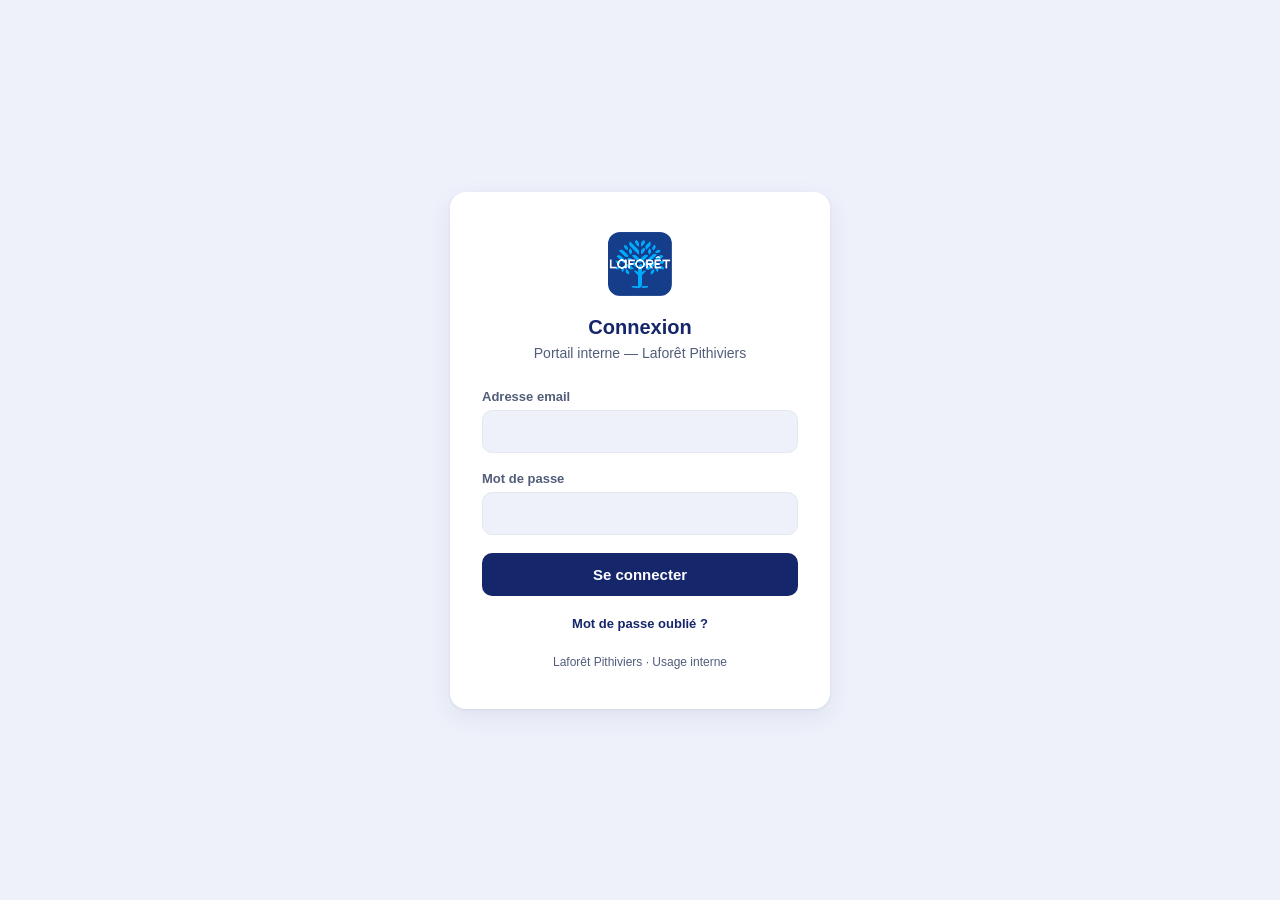
<file: documentation_bibliotheque.html>
<!DOCTYPE html>
<html lang="fr">
<head>
<script src="theme-early.js"></script>
<meta charset="UTF-8">
<meta name="viewport" content="width=device-width, initial-scale=1.0">
<link rel="icon" type="image/png" href="logo_laforet.png">
<!--
  Content-Security-Policy : alignée sur celle de bibliotheque.html / photoimmo.html / index.html.
  Cette page est purement statique (aucun script, aucune ressource externe), mais elle est
  servie sur le même domaine que le reste de l'app : sans cette CSP, un contenu injecté ici
  (édition future, copier-coller malencontreux, etc.) ne serait bloqué par aucun filet de
  sécurité. On applique donc le même durcissement par défaut que les autres pages.
  - default-src 'self' : rien d'externe par défaut.
  - script-src 'self' 'unsafe-inline' : aucun script n'est utilisé actuellement, mais on
    garde la même politique que les autres pages pour rester cohérent si un script inline
    est ajouté plus tard (ex. sommaire interactif).
  - connect-src 'self' : cette page ne fait aucun appel réseau.
  - img-src 'self' data: : pas d'image externe, data URI autorisées par cohérence.
  - object-src 'none', base-uri 'self', form-action 'none' : durcissement standard.
-->
<meta http-equiv="Content-Security-Policy" content="default-src 'self'; script-src 'self' 'unsafe-inline'; style-src 'self' 'unsafe-inline'; img-src 'self' data:; connect-src 'self' https://tclqiusyonocedobtoky.supabase.co; object-src 'none'; base-uri 'self'; form-action 'none'">
<title>Documentation — Bibliothèque de Prompts Laforêt Pithiviers v6.9</title>
<style>
  *, *::before, *::after { box-sizing: border-box; margin: 0; padding: 0; }
  :root {
    --bg: #f8f7f4;
    --surface: #ffffff;
    --border: #e5e5e5;
    --text: #1a1a1a;
    --text2: #444;
    --text3: #777;
    --blue: #2563eb;
    --blue-bg: #eff6ff;
    --blue-light: #dbeafe;
    --green: #059669;
    --green-bg: #ecfdf5;
    --red: #dc2626;
    --red-bg: #fef2f2;
    --purple: #9333ea;
    --purple-bg: #faf5ff;
    --amber: #d97706;
    --amber-bg: #fffbeb;
    --radius: 12px;
    --shadow: 0 2px 12px rgba(0,0,0,.07);
  }

  /* Mêmes teintes que celles documentées en section 9 (fond, surfaces, texte,
     bordures), étendues aux couleurs d'accent utilisées dans les cartes,
     tableaux et badges de cette page. */
  [data-theme="dark"] {
    --bg: #111113;
    --surface: #1c1c1e;
    --border: #2c2c2e;
    --text: #f2f2f7;
    --text2: #c7c7cc;
    --text3: #8e8e93;
    --blue: #5b9bff;
    --blue-bg: #16223f;
    --blue-light: #1d2f57;
    --green: #34d399;
    --green-bg: #0f2b21;
    --red: #f87171;
    --red-bg: #3a1616;
    --purple: #c084fc;
    --purple-bg: #2a1b3d;
    --amber: #fbbf24;
    --amber-bg: #3a2a0a;
    --shadow: 0 2px 12px rgba(0,0,0,.4);
  }
  /* Les icônes d'en-tête de section (emoji) ont leur fond en style inline
     (couleurs pastel fixes) plutôt qu'en variable CSS : on les uniformise
     en un ton neutre sombre plutôt que de garder des pastels clairs
     illisibles sur fond sombre. */
  [data-theme="dark"] .section-icon {
    background: var(--surface) !important;
    border: 1px solid var(--border);
  }

  body {
    font-family: -apple-system, BlinkMacSystemFont, 'Segoe UI', Roboto, sans-serif;
    background: var(--bg);
    color: var(--text);
    line-height: 1.7;
    font-size: 15px;
  }

  /* ── COVER ── */
  .cover {
    background: linear-gradient(135deg, #1e3a8a 0%, #2563eb 60%, #3b82f6 100%);
    color: #fff;
    padding: 80px 60px 70px;
    position: relative;
    overflow: hidden;
  }
  .cover::before {
    content: '';
    position: absolute;
    top: -80px; right: -80px;
    width: 400px; height: 400px;
    background: rgba(255,255,255,.06);
    border-radius: 50%;
  }
  .cover::after {
    content: '';
    position: absolute;
    bottom: -120px; left: -60px;
    width: 500px; height: 500px;
    background: rgba(255,255,255,.04);
    border-radius: 50%;
  }
  .cover-badge {
    display: inline-block;
    background: rgba(255,255,255,.15);
    border: 1px solid rgba(255,255,255,.3);
    border-radius: 20px;
    padding: 5px 16px;
    font-size: 12px;
    font-weight: 600;
    letter-spacing: .08em;
    text-transform: uppercase;
    margin-bottom: 24px;
  }
  .cover h1 {
    font-size: 42px;
    font-weight: 800;
    line-height: 1.15;
    margin-bottom: 16px;
    letter-spacing: -.5px;
  }
  .cover-sub {
    font-size: 18px;
    opacity: .85;
    margin-bottom: 36px;
    max-width: 560px;
  }
  .cover-meta {
    display: flex;
    gap: 32px;
    flex-wrap: wrap;
  }
  .cover-meta-item {
    display: flex;
    flex-direction: column;
    gap: 3px;
  }
  .cover-meta-label {
    font-size: 11px;
    text-transform: uppercase;
    letter-spacing: .07em;
    opacity: .6;
  }
  .cover-meta-value {
    font-size: 15px;
    font-weight: 600;
  }

  /* Même pilule que sur index.html / bibliotheque.html / photoimmo.html / dossier.html / blog.html */
  .theme-toggle {
    position: absolute;
    top: 24px;
    right: 24px;
    background: rgba(255,255,255,.14);
    border: 1px solid rgba(255,255,255,.25);
    color: #fff;
    border-radius: 20px;
    padding: 6px 14px;
    font-size: 12px;
    font-weight: 500;
    cursor: pointer;
    display: flex;
    align-items: center;
    gap: 6px;
    white-space: nowrap;
    font-family: inherit;
  }
  .theme-toggle:hover { background: rgba(255,255,255,.24); }
  @media (max-width: 640px) {
    .theme-toggle span { display: none; }
    .theme-toggle { padding: 7px 9px; }
  }

  /* ── TOC ── */
  .toc-section {
    background: var(--surface);
    border-bottom: 1px solid var(--border);
    padding: 40px 60px;
  }
  .toc-title {
    font-size: 11px;
    font-weight: 700;
    text-transform: uppercase;
    letter-spacing: .1em;
    color: var(--text3);
    margin-bottom: 20px;
  }
  .toc-grid {
    display: grid;
    grid-template-columns: repeat(auto-fill, minmax(280px, 1fr));
    gap: 8px;
  }
  .toc-item {
    display: flex;
    align-items: center;
    gap: 10px;
    padding: 10px 14px;
    border-radius: 8px;
    background: var(--bg);
    border: 1px solid var(--border);
    text-decoration: none;
    color: var(--text2);
    font-size: 13px;
    font-weight: 500;
    transition: all .15s;
  }
  .toc-item:hover { border-color: var(--blue); color: var(--blue); background: var(--blue-bg); }
  .toc-num {
    width: 22px; height: 22px;
    background: var(--blue-bg);
    color: var(--blue);
    border-radius: 6px;
    font-size: 11px;
    font-weight: 700;
    display: flex; align-items: center; justify-content: center;
    flex-shrink: 0;
  }

  /* ── CONTENT ── */
  .content { max-width: 900px; margin: 0 auto; padding: 0 60px 80px; }

  .section { margin-top: 60px; }
  .section-header {
    display: flex;
    align-items: center;
    gap: 14px;
    margin-bottom: 28px;
    padding-bottom: 16px;
    border-bottom: 2px solid var(--border);
  }
  .section-icon {
    width: 40px; height: 40px;
    border-radius: 10px;
    display: flex; align-items: center; justify-content: center;
    font-size: 20px;
    flex-shrink: 0;
  }
  .section-num {
    font-size: 11px;
    font-weight: 700;
    text-transform: uppercase;
    letter-spacing: .1em;
    color: var(--text3);
    display: block;
    margin-bottom: 2px;
  }
  .section h2 {
    font-size: 26px;
    font-weight: 800;
    color: var(--text);
    line-height: 1.2;
  }

  h3 {
    font-size: 18px;
    font-weight: 700;
    color: var(--text);
    margin: 28px 0 12px;
  }
  h4 {
    font-size: 14px;
    font-weight: 700;
    color: var(--text2);
    text-transform: uppercase;
    letter-spacing: .06em;
    margin: 20px 0 8px;
  }
  p { color: var(--text2); margin-bottom: 14px; }

  /* ── CARDS ── */
  .card {
    background: var(--surface);
    border: 1.5px solid var(--border);
    border-radius: var(--radius);
    padding: 20px 24px;
    margin-bottom: 14px;
    box-shadow: var(--shadow);
  }
  .card-title {
    font-size: 15px;
    font-weight: 700;
    color: var(--text);
    margin-bottom: 6px;
    display: flex;
    align-items: center;
    gap: 8px;
  }
  .card-desc { font-size: 13px; color: var(--text3); margin-bottom: 0; }

  /* ── CATEGORY PILLS ── */
  .pill {
    display: inline-flex;
    align-items: center;
    gap: 5px;
    padding: 3px 10px;
    border-radius: 20px;
    font-size: 11px;
    font-weight: 600;
    letter-spacing: .03em;
  }
  .pill-blue { background: var(--blue-bg); color: var(--blue); }
  .pill-red { background: var(--red-bg); color: var(--red); }
  .pill-purple { background: var(--purple-bg); color: var(--purple); }
  .pill-amber { background: var(--amber-bg); color: var(--amber); }
  .pill-green { background: var(--green-bg); color: var(--green); }

  /* ── PROMPT CATALOG ── */
  .cat-section { margin-bottom: 36px; }
  .cat-header {
    display: flex;
    align-items: center;
    gap: 10px;
    padding: 14px 18px;
    border-radius: 10px;
    margin-bottom: 12px;
    font-size: 15px;
    font-weight: 700;
  }
  .cat-ann { background: var(--blue-bg); color: var(--blue); border: 1.5px solid #bfdbfe; }
  .cat-email { background: var(--red-bg); color: var(--red); border: 1.5px solid #fecaca; }
  .cat-social { background: var(--purple-bg); color: var(--purple); border: 1.5px solid #e9d5ff; }
  .cat-prosp { background: var(--amber-bg); color: var(--amber); border: 1.5px solid #fde68a; }
  .cat-admin { background: var(--green-bg); color: var(--green); border: 1.5px solid #a7f3d0; }

  .prompt-row {
    display: grid;
    grid-template-columns: 1fr 2fr;
    gap: 0;
    border: 1.5px solid var(--border);
    border-radius: 10px;
    overflow: hidden;
    margin-bottom: 8px;
    background: var(--surface);
  }
  .prompt-left {
    padding: 14px 16px;
    border-right: 1px solid var(--border);
    background: var(--bg);
  }
  .prompt-name {
    font-size: 13px;
    font-weight: 700;
    color: var(--text);
    margin-bottom: 4px;
  }
  .prompt-id { font-size: 10px; color: var(--text3); }
  .prompt-right { padding: 14px 16px; }
  .prompt-what { font-size: 13px; color: var(--text2); margin-bottom: 6px; }
  .prompt-fields {
    display: flex;
    flex-wrap: wrap;
    gap: 4px;
  }
  .field-tag {
    background: var(--bg);
    border: 1px solid var(--border);
    border-radius: 6px;
    padding: 2px 8px;
    font-size: 11px;
    color: var(--text3);
  }

  /* ── STEPS ── */
  .steps { counter-reset: step; }
  .step {
    display: flex;
    gap: 16px;
    margin-bottom: 20px;
    align-items: flex-start;
  }
  .step-num {
    width: 32px; height: 32px;
    background: var(--blue);
    color: #fff;
    border-radius: 50%;
    font-size: 14px;
    font-weight: 700;
    display: flex; align-items: center; justify-content: center;
    flex-shrink: 0;
    margin-top: 2px;
  }
  .step-body { flex: 1; }
  .step-title { font-size: 15px; font-weight: 700; color: var(--text); margin-bottom: 5px; }
  .step-desc { font-size: 13px; color: var(--text2); }

  /* ── INFO BOXES ── */
  .info-box {
    padding: 16px 20px;
    border-radius: 10px;
    margin: 20px 0;
    font-size: 13px;
    line-height: 1.6;
  }
  .info-blue { background: var(--blue-bg); border-left: 4px solid var(--blue); color: #1e3a8a; }
  .info-green { background: var(--green-bg); border-left: 4px solid var(--green); color: #065f46; }
  .info-amber { background: var(--amber-bg); border-left: 4px solid var(--amber); color: #78350f; }
  .info-red { background: var(--red-bg); border-left: 4px solid var(--red); color: #7f1d1d; }
  .info-purple { background: var(--purple-bg); border-left: 4px solid var(--purple); color: #581c87; }
  .info-box strong { display: block; margin-bottom: 4px; font-size: 12px; text-transform: uppercase; letter-spacing: .06em; }

  /* ── FAQ ── */
  .faq-item {
    background: var(--surface);
    border: 1.5px solid var(--border);
    border-radius: 10px;
    margin-bottom: 10px;
    overflow: hidden;
  }
  .faq-q {
    padding: 16px 20px;
    font-size: 14px;
    font-weight: 700;
    color: var(--text);
    display: flex;
    align-items: flex-start;
    gap: 10px;
  }
  .faq-q-icon {
    width: 22px; height: 22px;
    background: var(--blue-bg);
    color: var(--blue);
    border-radius: 50%;
    font-size: 12px;
    font-weight: 800;
    display: flex; align-items: center; justify-content: center;
    flex-shrink: 0;
    margin-top: 1px;
  }
  .faq-a {
    padding: 0 20px 16px 52px;
    font-size: 13px;
    color: var(--text2);
    line-height: 1.65;
  }

  /* ── TABLE ── */
  table { width: 100%; border-collapse: collapse; margin: 16px 0 24px; font-size: 13px; }
  th {
    background: var(--bg);
    border: 1px solid var(--border);
    padding: 10px 14px;
    text-align: left;
    font-size: 11px;
    font-weight: 700;
    text-transform: uppercase;
    letter-spacing: .05em;
    color: var(--text3);
  }
  td { border: 1px solid var(--border); padding: 10px 14px; color: var(--text2); }
  tr:nth-child(even) td { background: var(--bg); }

  /* ── FEATURE GRID ── */
  .feature-grid {
    display: grid;
    grid-template-columns: repeat(auto-fill, minmax(240px, 1fr));
    gap: 14px;
    margin: 20px 0;
  }
  .feature-card {
    background: var(--surface);
    border: 1.5px solid var(--border);
    border-radius: var(--radius);
    padding: 18px 20px;
    box-shadow: var(--shadow);
  }
  .feature-icon { font-size: 28px; margin-bottom: 10px; }
  .feature-title { font-size: 14px; font-weight: 700; color: var(--text); margin-bottom: 6px; }
  .feature-desc { font-size: 12px; color: var(--text3); line-height: 1.55; }

  /* ── LEGAL TABLE ── */
  .legal-grid {
    display: grid;
    grid-template-columns: 1fr 1fr;
    gap: 14px;
    margin: 16px 0;
  }
  .legal-block {
    background: var(--surface);
    border: 1.5px solid var(--border);
    border-radius: 10px;
    padding: 18px 20px;
  }
  .legal-block-title {
    font-size: 12px;
    font-weight: 700;
    text-transform: uppercase;
    letter-spacing: .06em;
    color: var(--blue);
    margin-bottom: 10px;
  }
  .legal-item {
    display: flex;
    align-items: flex-start;
    gap: 8px;
    margin-bottom: 8px;
    font-size: 12px;
    color: var(--text2);
  }
  .legal-dot {
    width: 6px; height: 6px;
    border-radius: 50%;
    background: var(--blue);
    flex-shrink: 0;
    margin-top: 5px;
  }

  /* ── SEPARATOR ── */
  .separator { border: none; border-top: 1px solid var(--border); margin: 40px 0; }

  /* ── FOOTER ── */
  .doc-footer {
    text-align: center;
    padding: 40px 60px;
    font-size: 12px;
    color: var(--text3);
    border-top: 1px solid var(--border);
  }

  /* PRINT */
  @media print {
    .cover { -webkit-print-color-adjust: exact; print-color-adjust: exact; }
    .cat-ann, .cat-email, .cat-social, .cat-prosp, .cat-admin { -webkit-print-color-adjust: exact; print-color-adjust: exact; }
    .info-blue, .info-green, .info-amber, .info-red, .info-purple { -webkit-print-color-adjust: exact; print-color-adjust: exact; }
    .section { page-break-before: auto; }
    .prompt-row, .faq-item, .card { page-break-inside: avoid; }
  }
</style>
</head>
<body>
<script src="supabase-lib.js"></script>
<script src="supabase-client.js"></script>
<script src="auth-guard.js"></script>
<script src="theme.js"></script>

<!-- COVER -->
<div class="cover">
  <button class="theme-toggle" onclick="toggleTheme()" title="Mode sombre" aria-label="Basculer le mode sombre">
    <svg id="theme-icon" width="13" height="13" xmlns="http://www.w3.org/2000/svg" viewBox="0 0 24 24" fill="none" stroke="currentColor" stroke-width="2" stroke-linecap="round" stroke-linejoin="round"><path d="M21 12.79A9 9 0 1 1 11.21 3 7 7 0 0 0 21 12.79z"/></svg>
    <span id="theme-label">Mode sombre</span>
  </button>
  <div class="cover-badge">Documentation Officielle · v6.9</div>
  <h1>Bibliothèque de Prompts<br>Laforêt Pithiviers</h1>
  <div class="cover-sub">Guide complet d'utilisation de l'outil de génération de prompts IA pour agents immobiliers — toutes fonctionnalités, tous détails, toutes réponses.</div>
  <div class="cover-meta">
    <div class="cover-meta-item">
      <span class="cover-meta-label">Version</span>
      <span class="cover-meta-value">6.9</span>
    </div>
    <div class="cover-meta-item">
      <span class="cover-meta-label">Prompts disponibles</span>
      <span class="cover-meta-value">23 modèles</span>
    </div>
    <div class="cover-meta-item">
      <span class="cover-meta-label">Catégories</span>
      <span class="cover-meta-value">5 rubriques</span>
    </div>
    <div class="cover-meta-item">
      <span class="cover-meta-label">Usage</span>
      <span class="cover-meta-value">Laforêt Pithiviers</span>
    </div>
  </div>
</div>

<!-- TABLE OF CONTENTS -->
<div class="toc-section">
  <div class="toc-title">Table des matières</div>
  <div class="toc-grid">
    <a class="toc-item" href="#s1"><span class="toc-num">1</span>Présentation générale</a>
    <a class="toc-item" href="#s2"><span class="toc-num">2</span>Interface et navigation</a>
    <a class="toc-item" href="#s3"><span class="toc-num">3</span>Générateur centralisé d'annonces</a>
    <a class="toc-item" href="#s4"><span class="toc-num">4</span>Sauvegarde des biens</a>
    <a class="toc-item" href="#s5"><span class="toc-num">5</span>Catalogue complet des prompts</a>
    <a class="toc-item" href="#s6"><span class="toc-num">6</span>Éditeur de prompts</a>
    <a class="toc-item" href="#s7"><span class="toc-num">7</span>Intégration IA — Claude & Gemini</a>
    <a class="toc-item" href="#s8"><span class="toc-num">8</span>Mentions légales automatiques</a>
    <a class="toc-item" href="#s9"><span class="toc-num">9</span>Mode sombre</a>
    <a class="toc-item" href="#s10"><span class="toc-num">10</span>Règles de sécurité des prompts</a>
    <a class="toc-item" href="#s11"><span class="toc-num">11</span>Guide pratique pas à pas</a>
    <a class="toc-item" href="#s12"><span class="toc-num">12</span>FAQ — Questions fréquentes</a>
  </div>
</div>

<div class="content">

<!-- ───────────────────────────────────────── SECTION 1 -->
<div class="section" id="s1">
  <div class="section-header">
    <div class="section-icon" style="background:#eff6ff; font-size:22px;">📚</div>
    <div>
      <span class="section-num">Section 1</span>
      <h2>Présentation générale</h2>
    </div>
  </div>

  <p>La <strong>Bibliothèque de Prompts Laforêt Pithiviers</strong> est une application web monopage (fichier HTML autonome) conçue exclusivement pour les agents immobiliers de l'agence Laforêt Pithiviers. Elle permet de générer, personnaliser et copier des <strong>prompts optimisés</strong> destinés à être utilisés avec des intelligences artificielles comme Claude (Anthropic).</p>

  <p>L'outil ne nécessite aucune installation, aucun compte, aucune connexion réseau obligatoire. Il s'ouvre directement dans n'importe quel navigateur web moderne (Chrome, Firefox, Safari, Edge).</p>

  <div class="feature-grid">
    <div class="feature-card">
      <div class="feature-icon">⚡</div>
      <div class="feature-title">Zéro installation</div>
      <div class="feature-desc">Un simple fichier HTML à ouvrir dans votre navigateur. Aucun serveur, aucun compte requis.</div>
    </div>
    <div class="feature-card">
      <div class="feature-icon">🔒</div>
      <div class="feature-title">100 % local</div>
      <div class="feature-desc">Vos données ne quittent jamais votre navigateur. Tout est stocké localement via localStorage.</div>
    </div>
    <div class="feature-card">
      <div class="feature-icon">🎯</div>
      <div class="feature-title">Spécialisé immobilier</div>
      <div class="feature-desc">Prompts calibrés pour le vocabulaire, les règles juridiques et le ton attendu en agence immobilière.</div>
    </div>
    <div class="feature-card">
      <div class="feature-icon">⚖️</div>
      <div class="feature-title">Conformité légale</div>
      <div class="feature-desc">Génération automatique des mentions légales obligatoires pour annonces vente et location.</div>
    </div>
    <div class="feature-card">
      <div class="feature-icon">🌙</div>
      <div class="feature-title">Mode sombre</div>
      <div class="feature-desc">Bascule entre thème clair et sombre, mémorisé entre les sessions.</div>
    </div>
    <div class="feature-card">
      <div class="feature-icon">💾</div>
      <div class="feature-title">Sauvegarde de biens</div>
      <div class="feature-desc">Sauvegardez les caractéristiques de vos biens pour les réutiliser instantanément.</div>
    </div>
  </div>

  <div class="info-blue">
    <strong>À qui s'adresse cet outil ?</strong>
    Aux conseillers immobiliers, assistants d'agence et responsables communication de Laforêt Pithiviers qui souhaitent gagner du temps en rédigeant des annonces, emails, publications réseaux sociaux et courriers de prospection grâce à l'IA.
  </div>
</div>

<hr class="separator">

<!-- ───────────────────────────────────────── SECTION 2 -->
<div class="section" id="s2">
  <div class="section-header">
    <div class="section-icon" style="background:#faf5ff; font-size:22px;">🖥️</div>
    <div>
      <span class="section-num">Section 2</span>
      <h2>Interface et navigation</h2>
    </div>
  </div>

  <h3>2.1 En-tête (Header)</h3>
  <p>L'en-tête est <strong>fixe en haut de la page</strong> et reste visible pendant le défilement. Il contient :</p>

  <div class="card">
    <div class="card-title">🔷 Logo et titre</div>
    <p class="card-desc">Un logo carré bleu avec une icône de livre, suivi du titre "Bibliothèque de prompts" et du sous-titre "Laforêt Pithiviers". Identifie l'outil immédiatement.</p>
  </div>
  <div class="card">
    <div class="card-title">🔍 Barre de recherche globale</div>
    <p class="card-desc">Champ de recherche en texte libre au centre du header. La recherche filtre en temps réel les cartes de prompts sur le titre ET la description. Un bouton ✕ apparaît pour effacer la recherche. La barre se met en surbrillance bleue au focus.</p>
  </div>
  <div class="card">
    <div class="card-title">🌙 Bouton Mode sombre / clair</div>
    <p class="card-desc">En haut à droite. Bascule entre le thème clair (fond beige clair) et le thème sombre (fond noir). Le choix est mémorisé dans le navigateur et restauré à la prochaine ouverture.</p>
  </div>
  <div class="card">
    <div class="card-title">⋯ Menu "Plus d'options"</div>
    <p class="card-desc">Bouton discret en haut à droite, à côté du mode sombre. Il ouvre un menu déroulant avec deux entrées : <strong>Aide</strong> (ouvre le tutoriel interactif) et <strong>Documentation</strong> (ouvre ce fichier dans un nouvel onglet).</p>
  </div>

  <h3>2.2 Tutoriel interactif</h3>
  <p>À la première ouverture de l'outil (ou en cliquant sur "Aide" dans le menu ⋯), un <strong>tutoriel pas à pas</strong> s'affiche en superposition. Il guide l'utilisateur en <strong>7 étapes</strong> :</p>

  <div class="steps">
    <div class="step"><div class="step-num">1</div><div class="step-body"><div class="step-title">Bienvenue dans la bibliothèque de prompts</div><div class="step-desc">Présentation générale de l'outil et de son objectif.</div></div></div>
    <div class="step"><div class="step-num">2</div><div class="step-body"><div class="step-title">Les 5 catégories de prompts</div><div class="step-desc">Présentation des onglets Annonces, Emails clients, Réseaux sociaux, Prospection, Administratif.</div></div></div>
    <div class="step"><div class="step-num">3</div><div class="step-body"><div class="step-title">Le générateur d'annonces centralisé</div><div class="step-desc">Présentation du hub et de ses formats de sortie (Annonce Internet, Annonce vitrine, Post réseaux sociaux, Annonce locative).</div></div></div>
    <div class="step"><div class="step-num">4</div><div class="step-body"><div class="step-title">Les prompts individuels</div><div class="step-desc">Fonctionnement des cartes de prompts et génération en temps réel.</div></div></div>
    <div class="step"><div class="step-num">5</div><div class="step-body"><div class="step-title">Copier ou envoyer à Claude</div><div class="step-desc">Les deux façons d'exploiter un prompt généré.</div></div></div>
    <div class="step"><div class="step-num">6</div><div class="step-body"><div class="step-title">La recherche</div><div class="step-desc">Utilisation de la barre de recherche pour retrouver un prompt par mot-clé.</div></div></div>
    <div class="step"><div class="step-num">7</div><div class="step-body"><div class="step-title">Autres fonctionnalités</div><div class="step-desc">Mode sombre, sauvegarde automatique des champs, prompt modifiable à la main.</div></div></div>
  </div>

  <p>Chaque étape dispose d'une barre de progression, de boutons Précédent / Suivant (ou d'un accès direct via les points de navigation), et d'une illustration visuelle le cas échéant. Le tutoriel peut être fermé à tout moment et ne s'affichera plus automatiquement une fois complété ou fermé (mémorisation via <code>localStorage</code>).</p>

  <h3>2.3 Filtres par catégorie</h3>
  <p>Sous le header, une rangée de <strong>boutons-pilules filtrables</strong> permet de restreindre l'affichage des prompts par catégorie. Chaque bouton est identifié par une couleur et un point coloré :</p>

  <table>
    <thead><tr><th>Catégorie</th><th>Couleur</th><th>Type de contenu</th></tr></thead>
    <tbody>
      <tr><td><span class="pill pill-blue">● Tous</span></td><td>Bleu</td><td>Affiche tous les prompts toutes catégories confondues</td></tr>
      <tr><td><span class="pill pill-blue">● Annonces</span></td><td>Bleu</td><td>Rédaction et optimisation d'annonces immobilières</td></tr>
      <tr><td><span class="pill pill-red">● Emails clients</span></td><td>Rouge</td><td>Communications email avec propriétaires et acquéreurs</td></tr>
      <tr><td><span class="pill pill-purple">● Réseaux sociaux</span></td><td>Violet</td><td>Posts et stories pour Facebook, Instagram, LinkedIn…</td></tr>
      <tr><td><span class="pill pill-amber">● Prospection</span></td><td>Ambre</td><td>Courriers, SMS et scripts d'appels sortants</td></tr>
      <tr><td><span class="pill pill-green">● Administratif</span></td><td>Vert</td><td>Documents internes, comptes-rendus, notes de synthèse</td></tr>
    </tbody>
  </table>

  <p>Les filtres catégorie et la recherche sont <strong>cumulables</strong> : on peut chercher "relance" dans la catégorie "Emails clients" pour affiner les résultats.</p>

  <h3>2.4 Grille de prompts</h3>
  <p>Les prompts disponibles s'affichent en <strong>grille responsive</strong> (auto-adaptation au nombre de colonnes selon la largeur de l'écran). Chaque carte contient :</p>

  <div class="card">
    <div class="card-title">Un point coloré + label de catégorie</div>
    <p class="card-desc">Petit repère visuel en haut de la carte pour identifier la rubrique sans lire le texte.</p>
  </div>
  <div class="card">
    <div class="card-title">Le titre du prompt</div>
    <p class="card-desc">Nom court et explicite du modèle (ex. "Relance suite à Avis de Valeur").</p>
  </div>
  <div class="card">
    <div class="card-title">La description</div>
    <p class="card-desc">Résumé en 1 à 2 phrases du contexte d'usage et du résultat produit.</p>
  </div>

  <p>Au survol, la bordure de la carte prend la couleur de sa catégorie. Au clic, la carte est <strong>sélectionnée</strong> (mise en surbrillance colorée) et l'éditeur de champs s'ouvre en dessous.</p>

  <div class="info-blue">
    <strong>Astuce</strong>
    Si aucun prompt ne correspond à votre recherche, un message "Aucun prompt ne correspond à votre recherche" s'affiche. Effacez les filtres ou reformulez votre recherche.
  </div>
</div>

<hr class="separator">

<!-- ───────────────────────────────────────── SECTION 3 -->
<div class="section" id="s3">
  <div class="section-header">
    <div class="section-icon" style="background:#eff6ff; font-size:22px;">🏠</div>
    <div>
      <span class="section-num">Section 3</span>
      <h2>Générateur centralisé d'annonces</h2>
    </div>
  </div>

  <p>C'est la <strong>fonctionnalité phare</strong> de l'outil, visible uniquement lorsque la catégorie "Annonces" ou "Tous" est sélectionnée. Il s'agit d'un formulaire unifié qui collecte une seule fois toutes les informations d'un bien, puis génère automatiquement le prompt adapté à la rubrique choisie.</p>

  <h3>3.1 Accès et comportement</h3>
  <p>Le générateur est affiché sous forme d'un <strong>panneau rétractable</strong> (chevron à droite du titre). Sur mobile, il est automatiquement replié au chargement de la page pour laisser la place aux cartes de prompts.</p>

  <p>Un bouton <strong>"Réinitialiser"</strong> (icône corbeille) apparaît dans l'en-tête du panneau dès qu'un champ est rempli. Il efface tous les champs du formulaire en un clic.</p>

  <h3>3.2 Wizard en 3 étapes</h3>
  <p>Depuis la v6.8, le générateur centralisé adopte une <strong>navigation par étapes (wizard)</strong> pour structurer la saisie. Une barre de progression en haut du panneau indique l'étape en cours :</p>

  <div class="card">
    <div class="card-title">Étape 1 — Le bien</div>
    <p class="card-desc">Saisie des caractéristiques du bien : type, ville, pièces, chambres, surface, description détaillée, équipements, adjectifs/qualités, détails intérieurs. C'est aussi ici que se trouve le bloc de sauvegarde/chargement des biens.</p>
  </div>
  <div class="card">
    <div class="card-title">Étape 2 — Format &amp; mentions</div>
    <p class="card-desc">Choix du format de sortie (Annonce Internet, Réseaux Sociaux) et du mode Vente/Location. Si "Réseaux Sociaux" est sélectionné, le sous-formulaire de mentions légales apparaît ici.</p>
  </div>
  <div class="card">
    <div class="card-title">Étape 3 — Générer</div>
    <p class="card-desc">Affichage du prompt généré, avec les boutons "Copier le prompt" et "Envoyer à Claude". Le panneau "Générer avec Claude" (API directe) est également disponible à cette étape.</p>
  </div>

  <p>La navigation entre étapes se fait via les boutons "Suivant" et "Retour" en bas de chaque panel, ou en cliquant directement sur les numéros d'étape dans la barre de navigation.</p>

  <h3>3.3 Champs communs à tous les formats</h3>
  <p>Ces informations alimentent à la fois l'annonce internet et le post réseaux sociaux :</p>

  <table>
    <thead><tr><th>Champ</th><th>Exemple</th><th>Obligatoire ?</th></tr></thead>
    <tbody>
      <tr><td>Type de bien</td><td>Maison, Appartement, Villa…</td><td>Recommandé</td></tr>
      <tr><td>Ville / quartier</td><td>Pithiviers, Malesherbes…</td><td>Recommandé</td></tr>
      <tr><td>Nombre de pièces</td><td>4</td><td>Recommandé</td></tr>
      <tr><td>Nombre de chambres</td><td>3</td><td>Recommandé</td></tr>
      <tr><td>Surface habitable (m²)</td><td>100</td><td>Recommandé</td></tr>
      <tr><td>Description des pièces</td><td>Salon 35m², cuisine ouverte, 3 chambres…</td><td>Conseillé</td></tr>
      <tr><td>Équipements</td><td>Terrasse 20m², garage, VMC double flux…</td><td>Conseillé</td></tr>
      <tr><td>Adjectifs / qualités</td><td>Calme, sans vis-à-vis, rénové 2022…</td><td>Conseillé</td></tr>
      <tr><td>Détails intérieurs</td><td>Parquet chêne massif, double vitrage PVC…</td><td>Conseillé</td></tr>
    </tbody>
  </table>

  <h3>3.4 Bascule Vente / Location</h3>
  <p>Un <strong>toggle bicolore</strong> permet de choisir entre :</p>
  <div class="card"><div class="card-title">🏷️ Mode Vente</div><p class="card-desc">Génère des annonces et posts adaptés à une transaction de vente. Active les champs de mentions légales vente (prix, honoraires, DPE vente, copropriété).</p></div>
  <div class="card"><div class="card-title">🔑 Mode Location</div><p class="card-desc">Génère des annonces et posts adaptés à une mise en location. Active les champs spécifiques location (loyer CC, charges, dépôt de garantie, honoraires de bail et d'EDL, encadrement des loyers).</p></div>

  <h3>3.5 Les deux rubriques de génération</h3>

  <div class="card">
    <div class="card-title">📄 Annonce Internet</div>
    <p class="card-desc">Génère un prompt destiné à produire une annonce rédigée pour les portails (SeLoger, Leboncoin, Bien'Ici). Structure imposée : titre normé → chiffres clés → description pièce par pièce → équipements → qualités → appel à l'action. Le prompt exclut volontairement le prix et le DPE (saisis séparément sur les portails). Une <strong>case "Annonce Vitrine" (≤300 caractères)</strong> peut être cochée pour demander simultanément une version courte destinée à l'affichage en agence.</p>
  </div>

  <div class="card">
    <div class="card-title">📱 Réseaux Sociaux</div>
    <p class="card-desc">Génère un prompt pour créer une publication sur la plateforme sélectionnée (Facebook, Instagram, TikTok, YouTube, LinkedIn ou Google My Business). Active automatiquement un sous-formulaire de <strong>mentions légales obligatoires</strong> qui seront intégrées mot pour mot dans le post IA généré. Le format du post est adapté à chaque plateforme.</p>
  </div>

  <h3>3.6 Mentions légales selon le mode (Réseaux Sociaux)</h3>

  <div class="legal-grid">
    <div class="legal-block">
      <div class="legal-block-title">Mode Vente — champs</div>
      <div class="legal-item"><span class="legal-dot"></span>Prix de vente (€)</div>
      <div class="legal-item"><span class="legal-dot"></span>Prix HAI si honoraires à charge acquéreur</div>
      <div class="legal-item"><span class="legal-dot"></span>Honoraires TTC (% ou €)</div>
      <div class="legal-item"><span class="legal-dot"></span>Charge des honoraires (acquéreur/vendeur)</div>
      <div class="legal-item"><span class="legal-dot"></span>DPE (A à G)</div>
      <div class="legal-item"><span class="legal-dot"></span>Dépenses énergétiques annuelles (€)</div>
      <div class="legal-item"><span class="legal-dot"></span>Année de référence DPE</div>
      <div class="legal-item"><span class="legal-dot"></span>Copropriété (oui/non + lots + charges)</div>
    </div>
    <div class="legal-block">
      <div class="legal-block-title">Mode Location — champs</div>
      <div class="legal-item"><span class="legal-dot"></span>Loyer CC (€/mois)</div>
      <div class="legal-item"><span class="legal-dot"></span>Charges (€/mois)</div>
      <div class="legal-item"><span class="legal-dot"></span>Meublé ou vide</div>
      <div class="legal-item"><span class="legal-dot"></span>Dépôt de garantie (€)</div>
      <div class="legal-item"><span class="legal-dot"></span>Honoraires bail à charge locataire (€)</div>
      <div class="legal-item"><span class="legal-dot"></span>Honoraires EDL à charge locataire (€)</div>
      <div class="legal-item"><span class="legal-dot"></span>DPE location (A à G)</div>
      <div class="legal-item"><span class="legal-dot"></span>Encadrement des loyers (+ loyer réf. majoré, base, complément)</div>
    </div>
  </div>

  <div class="info-amber">
    <strong>Important — DPE F ou G</strong>
    Si le DPE est classé F ou G, le prompt génère automatiquement la mention "Logement à consommation énergétique excessive : classe [F/G]", conformément à la réglementation en vigueur.
  </div>

  <div class="info-green">
    <strong>Astuce — Champ HAI conditionnel</strong>
    Le champ "Prix HAI (€)" n'apparaît que si la charge des honoraires est réglée par l'acquéreur. Si le vendeur prend les honoraires à sa charge, ce champ se masque automatiquement pour éviter toute confusion.
  </div>
</div>

<hr class="separator">

<!-- ───────────────────────────────────────── SECTION 4 -->
<div class="section" id="s4">
  <div class="section-header">
    <div class="section-icon" style="background:#ecfdf5; font-size:22px;">💾</div>
    <div>
      <span class="section-num">Section 4</span>
      <h2>Sauvegarde des biens</h2>
    </div>
  </div>

  <p>Juste sous les boutons de génération du hub se trouve la section <strong>Sauvegarder / Charger un bien</strong>. Elle permet de mémoriser les données d'un bien remplies dans le générateur pour les réutiliser plus tard sans tout re-saisir.</p>

  <h3>4.1 Sauvegarder un bien</h3>
  <div class="steps">
    <div class="step"><div class="step-num">1</div><div class="step-body"><div class="step-title">Remplir les champs du générateur</div><div class="step-desc">Saisir type, ville, surface, équipements, etc.</div></div></div>
    <div class="step"><div class="step-num">2</div><div class="step-body"><div class="step-title">Nommer le bien</div><div class="step-desc">Taper un nom dans le champ (ex. "Maison Pithiviers 4p") — 60 caractères maximum.</div></div></div>
    <div class="step"><div class="step-num">3</div><div class="step-body"><div class="step-title">Cliquer "Sauvegarder"</div><div class="step-desc">Un toast vert de confirmation apparaît 3 secondes. Le bien s'ajoute à la liste.</div></div></div>
  </div>

  <h3>4.2 Actions disponibles sur chaque bien sauvegardé</h3>
  <table>
    <thead><tr><th>Action</th><th>Effet</th></tr></thead>
    <tbody>
      <tr><td>✏️ Renommer</td><td>Remplace le nom affiché par un champ inline. Valider avec Entrée ou le bouton ✓ OK. Annuler avec Échap.</td></tr>
      <tr><td>⬇ Charger</td><td>Recharge tous les champs du générateur avec les données de ce bien. Écrase les données actuellement saisies.</td></tr>
      <tr><td>🗑 Supprimer</td><td>Supprime définitivement le bien de la liste (sans confirmation).</td></tr>
    </tbody>
  </table>

  <div class="info-blue">
    <strong>Stockage local</strong>
    Les biens sauvegardés sont stockés dans le <code>localStorage</code> de votre navigateur, sous la clé <code>lf_biens</code>. Ils persistent entre les sessions mais sont liés au navigateur et à l'appareil. Vider le cache ou utiliser un autre navigateur les effacera.
  </div>

  <div class="info-amber">
    <strong>Limite de la sauvegarde</strong>
    Les données sauvegardées incluent tous les champs du générateur (type, ville, pièces, chambres, surface, descriptions, équipements, qualités, détails, mode vente/location). Les champs de mentions légales (prix, DPE, honoraires…) sont intentionnellement exclus pour des raisons de sécurité — ces informations évoluent fréquemment.
  </div>
</div>

<hr class="separator">

<!-- ───────────────────────────────────────── SECTION 5 -->
<div class="section" id="s5">
  <div class="section-header">
    <div class="section-icon" style="background:#faf5ff; font-size:22px;">📋</div>
    <div>
      <span class="section-num">Section 5</span>
      <h2>Catalogue complet des prompts</h2>
    </div>
  </div>

  <p>L'outil contient <strong>23 modèles de prompts</strong> répartis dans 5 catégories. Voici le détail exhaustif de chacun, avec les champs à remplir et l'usage attendu.</p>

  <!-- ANNONCES -->
  <div class="cat-section">
    <div class="cat-header cat-ann">📄 Annonces — 3 modèles</div>

    <div class="prompt-row">
      <div class="prompt-left">
        <div class="prompt-name">Générateur d'annonces centralisé</div>
        <div class="prompt-id">Hub dédié • voir Section 3</div>
      </div>
      <div class="prompt-right">
        <div class="prompt-what">Formulaire complet qui génère soit une annonce Internet (portails) soit un post Réseaux Sociaux avec mentions légales. C'est le module principal, décrit en détail dans la Section 3.</div>
      </div>
    </div>

    <div class="prompt-row">
      <div class="prompt-left">
        <div class="prompt-name">Générateur d'accroches de fiches</div>
        <div class="prompt-id">ID #2 • Annonces</div>
      </div>
      <div class="prompt-right">
        <div class="prompt-what">Produit 5 titres accrocheurs différents + 3 lignes d'introduction à fort impact pour booster le taux de clic d'une fiche sur les portails.</div>
        <div class="prompt-fields">
          <span class="field-tag">Type de bien</span>
          <span class="field-tag">Ville</span>
          <span class="field-tag">Arguments forts</span>
        </div>
      </div>
    </div>

    <div class="prompt-row">
      <div class="prompt-left">
        <div class="prompt-name">Reformulation d'annonce</div>
        <div class="prompt-id">ID #102 • Annonces</div>
      </div>
      <div class="prompt-right">
        <div class="prompt-what">Réécrit une annonce existante en conservant TOUS les faits, chiffres et surfaces. Supprime uniquement les formules creuses et le jargon. Inclut un contrôle automatique des mentions légales manquantes en fin de sortie.</div>
        <div class="prompt-fields">
          <span class="field-tag">Annonce à réécrire (textarea)</span>
          <span class="field-tag">Nom de l'agence</span>
          <span class="field-tag">N° carte professionnelle</span>
          <span class="field-tag">Type de bien (textarea)</span>
        </div>
      </div>
    </div>
  </div>

  <!-- EMAILS CLIENTS -->
  <div class="cat-section">
    <div class="cat-header cat-email">📧 Emails clients — 9 modèles</div>

    <div class="prompt-row">
      <div class="prompt-left"><div class="prompt-name">Relance suite à Avis de Valeur</div><div class="prompt-id">ID #3</div></div>
      <div class="prompt-right">
        <div class="prompt-what">Email de relance chaleureux envoyé 7 jours après remise de l'AV, pour vérifier la prise de connaissance et proposer un RDV de présentation du plan d'action.</div>
        <div class="prompt-fields"><span class="field-tag">Nom du propriétaire</span><span class="field-tag">Adresse du bien</span></div>
      </div>
    </div>

    <div class="prompt-row">
      <div class="prompt-left"><div class="prompt-name">Compte-rendu de visite vendeur</div><div class="prompt-id">ID #4</div></div>
      <div class="prompt-right">
        <div class="prompt-what">Débrief transparent au propriétaire après visite d'un acquéreur : points positifs, freins constatés et prochaine étape.</div>
        <div class="prompt-fields"><span class="field-tag">Nom du vendeur</span><span class="field-tag">Points positifs</span><span class="field-tag">Freins constatés</span><span class="field-tag">Suivi envisagé</span></div>
      </div>
    </div>

    <div class="prompt-row">
      <div class="prompt-left"><div class="prompt-name">Qualification de l'acquéreur</div><div class="prompt-id">ID #201</div></div>
      <div class="prompt-right">
        <div class="prompt-what">Premier contact pour vérifier intérêt réel, situation personnelle et capacité de financement avant d'organiser une visite. Questions posées de façon naturelle.</div>
        <div class="prompt-fields"><span class="field-tag">Prénom du prospect</span><span class="field-tag">Bien concerné</span><span class="field-tag">Prénom et nom de l'agent</span><span class="field-tag">Téléphone de l'agent</span><span class="field-tag">Nom de l'agence</span></div>
      </div>
    </div>

    <div class="prompt-row">
      <div class="prompt-left"><div class="prompt-name">Proposition de créneaux de visite</div><div class="prompt-id">ID #208</div></div>
      <div class="prompt-right">
        <div class="prompt-what">Email post-qualification proposant 3 créneaux à un acquéreur confirmé. Mentionne la durée estimée de visite. Demande confirmation du créneau choisi.</div>
        <div class="prompt-fields"><span class="field-tag">Prénom du prospect</span><span class="field-tag">Bien concerné</span><span class="field-tag">Créneau 1/2/3</span><span class="field-tag">Durée estimée</span><span class="field-tag">Agent + Téléphone</span></div>
      </div>
    </div>

    <div class="prompt-row">
      <div class="prompt-left"><div class="prompt-name">Relance après visite sans retour</div><div class="prompt-id">ID #202</div></div>
      <div class="prompt-right">
        <div class="prompt-what">Relance sobre X jours après visite sans réponse — ne présuppose ni intérêt ni désintérêt, propose un échange pour répondre aux questions éventuelles.</div>
        <div class="prompt-fields"><span class="field-tag">Prénom du prospect</span><span class="field-tag">Bien visité</span><span class="field-tag">Nb de jours sans retour</span><span class="field-tag">Agent + Téléphone + Agence</span></div>
      </div>
    </div>

    <div class="prompt-row">
      <div class="prompt-left"><div class="prompt-name">Présentation d'un nouveau bien</div><div class="prompt-id">ID #203</div></div>
      <div class="prompt-right">
        <div class="prompt-what">Email personnalisé à un acquéreur en recherche active pour lui présenter un bien correspondant à ses critères déclarés.</div>
        <div class="prompt-fields"><span class="field-tag">Prénom du client</span><span class="field-tag">Description du bien (textarea)</span><span class="field-tag">Critères de recherche (textarea)</span><span class="field-tag">Lien/référence (optionnel)</span><span class="field-tag">Agent + Agence</span></div>
      </div>
    </div>

    <div class="prompt-row">
      <div class="prompt-left"><div class="prompt-name">Suivi post-offre refusée</div><div class="prompt-id">ID #204</div></div>
      <div class="prompt-right">
        <div class="prompt-what">Annonce clairement le refus de l'offre, explique factuellement la position du vendeur, propose deux options concrètes de suite. Posture de médiateur professionnel.</div>
        <div class="prompt-fields"><span class="field-tag">Prénom du client</span><span class="field-tag">Bien concerné</span><span class="field-tag">Montant de l'offre (€)</span><span class="field-tag">Prix affiché (€)</span><span class="field-tag">Agent + Téléphone</span></div>
      </div>
    </div>

    <div class="prompt-row">
      <div class="prompt-left"><div class="prompt-name">Bilan de mandat au vendeur</div><div class="prompt-id">ID #205</div></div>
      <div class="prompt-right">
        <div class="prompt-what">Point factuel après X semaines : chiffres bruts de la commercialisation, retours honnêtes des visiteurs, pistes concrètes d'amélioration.</div>
        <div class="prompt-fields"><span class="field-tag">Prénom du propriétaire</span><span class="field-tag">Semaines de commercialisation</span><span class="field-tag">Nombre de visites</span><span class="field-tag">Retours visiteurs (textarea)</span><span class="field-tag">Agent + Téléphone</span></div>
      </div>
    </div>

    <div class="prompt-row">
      <div class="prompt-left"><div class="prompt-name">Félicitations post-signature</div><div class="prompt-id">ID #206</div></div>
      <div class="prompt-right">
        <div class="prompt-what">Message sobre et sincère après un compromis ou acte définitif. Mentionne la prochaine étape uniquement si elle est renseignée. 4 à 6 lignes maximum.</div>
        <div class="prompt-fields"><span class="field-tag">Prénom du client</span><span class="field-tag">Type d'acte</span><span class="field-tag">Bien concerné</span><span class="field-tag">Prochaine étape (optionnel)</span><span class="field-tag">Agent + Agence</span></div>
      </div>
    </div>
  </div>

  <!-- RÉSEAUX SOCIAUX -->
  <div class="cat-section">
    <div class="cat-header cat-social">📱 Réseaux sociaux — 4 modèles</div>

    <div class="prompt-row">
      <div class="prompt-left"><div class="prompt-name">Script Story — Teasing Nouveau Bien</div><div class="prompt-id">ID #5</div></div>
      <div class="prompt-right">
        <div class="prompt-what">Trame en 3 parties pour créer de la curiosité sur Facebook/Instagram avant la mise en ligne d'un bien. Ton mystérieux et captivant.</div>
        <div class="prompt-fields"><span class="field-tag">Type de bien</span><span class="field-tag">Ville ou Secteur</span><span class="field-tag">Atout secret (élément coup de cœur)</span></div>
      </div>
    </div>

    <div class="prompt-row">
      <div class="prompt-left"><div class="prompt-name">Post vente réussie</div><div class="prompt-id">ID #301</div></div>
      <div class="prompt-right">
        <div class="prompt-what">Annonce d'une transaction conclue — sans prix ni noms de clients, bloc légal obligatoire en fin de post. Met en avant l'accompagnement de l'agence.</div>
        <div class="prompt-fields"><span class="field-tag">Type de bien</span><span class="field-tag">Ville</span><span class="field-tag">Délai de vente (semaines)</span><span class="field-tag">Plateforme</span><span class="field-tag">Nom de l'agence</span><span class="field-tag">N° carte professionnelle</span></div>
      </div>
    </div>

    <div class="prompt-row">
      <div class="prompt-left"><div class="prompt-name">Post conseil acheteur / vendeur</div><div class="prompt-id">ID #302</div></div>
      <div class="prompt-right">
        <div class="prompt-what">Contenu pédagogique et concret sur un thème immobilier libre. Engage la communauté, apporte de la valeur. Bloc légal obligatoire en fin de post.</div>
        <div class="prompt-fields"><span class="field-tag">Thème du conseil</span><span class="field-tag">Plateforme</span><span class="field-tag">Nom de l'agence</span><span class="field-tag">N° carte professionnelle</span></div>
      </div>
    </div>

    <div class="prompt-row">
      <div class="prompt-left"><div class="prompt-name">Post Google My Business</div><div class="prompt-id">ID #303</div></div>
      <div class="prompt-right">
        <div class="prompt-what">Publication courte (2 à 4 phrases, 1500 caractères max) optimisée pour la fiche "Nouveautés" Google My Business de l'agence. Accroche mentionnant le type de bien et la ville, met en avant un atout principal, appel à l'action sobre. Pas de hashtags ni d'émojis. Bloc légal obligatoire en fin de post.</div>
        <div class="prompt-fields"><span class="field-tag">Type de bien</span><span class="field-tag">Ville</span><span class="field-tag">Nombre de pièces</span><span class="field-tag">Surface (m²)</span><span class="field-tag">Atout principal</span><span class="field-tag">Nom de l'agence</span><span class="field-tag">N° carte professionnelle</span></div>
      </div>
    </div>
  </div>

  <!-- PROSPECTION -->
  <div class="cat-section">
    <div class="cat-header cat-prosp">📬 Prospection — 3 modèles</div>

    <div class="prompt-row">
      <div class="prompt-left"><div class="prompt-name">Courrier de prospection secteur</div><div class="prompt-id">ID #401</div></div>
      <div class="prompt-right">
        <div class="prompt-what">Lettre aux propriétaires d'un secteur ciblé : accroche sur le marché local, valeur ajoutée de l'agence, appel à l'action (estimation ou prise de contact), bloc légal carte pro.</div>
        <div class="prompt-fields"><span class="field-tag">Ville / quartier ciblé</span><span class="field-tag">Nom de l'agence</span><span class="field-tag">Argument principal</span><span class="field-tag">Agent + Téléphone</span><span class="field-tag">N° carte professionnelle</span></div>
      </div>
    </div>

    <div class="prompt-row">
      <div class="prompt-left"><div class="prompt-name">Script d'appel sortant</div><div class="prompt-id">ID #402</div></div>
      <div class="prompt-right">
        <div class="prompt-what">Trame d'appel en 5 étapes (accroche, vérification interlocuteur, raison de l'appel, question ouverte, proposition concrète). Rédigé comme une note personnelle, ton naturel à l'oral.</div>
        <div class="prompt-fields"><span class="field-tag">Prénom du prospect</span><span class="field-tag">Type de bien / contexte</span><span class="field-tag">Objectif de l'appel</span><span class="field-tag">Agent + Téléphone</span></div>
      </div>
    </div>

    <div class="prompt-row">
      <div class="prompt-left"><div class="prompt-name">SMS de prise de contact</div><div class="prompt-id">ID #403</div></div>
      <div class="prompt-right">
        <div class="prompt-what">SMS court (3 lignes max), direct et non intrusif. Signé avec le prénom de l'agent et son numéro. Aucun superlatif, aucune formule creuse.</div>
        <div class="prompt-fields"><span class="field-tag">Prénom du prospect</span><span class="field-tag">Contexte / raison du contact</span><span class="field-tag">Agent + Téléphone</span></div>
      </div>
    </div>
  </div>

  <!-- ADMINISTRATIF -->
  <div class="cat-section">
    <div class="cat-header cat-admin">📁 Administratif — 5 modèles</div>

    <div class="prompt-row">
      <div class="prompt-left"><div class="prompt-name">Relance pièces indispensables</div><div class="prompt-id">ID #7</div></div>
      <div class="prompt-right">
        <div class="prompt-what">Email diplomatique pour demander des documents manquants au dossier de vente. Explique leur utilité juridique pour rassurer le client.</div>
        <div class="prompt-fields"><span class="field-tag">Nom du client</span><span class="field-tag">Pièces requises</span></div>
      </div>
    </div>

    <div class="prompt-row">
      <div class="prompt-left"><div class="prompt-name">Compte-rendu de visite</div><div class="prompt-id">ID #501</div></div>
      <div class="prompt-right">
        <div class="prompt-what">Résumé factuel et structuré d'une visite, utilisable en interne (CRM, dossier) ou transmissible au vendeur. Strictement factuel, aucun jugement de valeur.</div>
        <div class="prompt-fields"><span class="field-tag">Bien visité</span><span class="field-tag">Date de la visite</span><span class="field-tag">Profil visiteur</span><span class="field-tag">Retours (textarea)</span><span class="field-tag">Suite envisagée</span></div>
      </div>
    </div>

    <div class="prompt-row">
      <div class="prompt-left"><div class="prompt-name">Réponse avis négatif Google</div><div class="prompt-id">ID #502</div></div>
      <div class="prompt-right">
        <div class="prompt-what">Réponse publique sobre : remercie pour le retour, accuse réception, reconnait le ressenti sans se justifier excessivement, invite au contact direct. 5 à 7 lignes.</div>
        <div class="prompt-fields"><span class="field-tag">Contenu intégral de l'avis (textarea)</span><span class="field-tag">Nom de l'agence</span><span class="field-tag">Prénom et nom du responsable</span></div>
      </div>
    </div>

    <div class="prompt-row">
      <div class="prompt-left"><div class="prompt-name">Adapter le registre client</div><div class="prompt-id">ID #503</div></div>
      <div class="prompt-right">
        <div class="prompt-what">Réécriture stylistique d'un message existant — adapte le vocabulaire et le ton au profil du client sans changer aucune information factuelle.</div>
        <div class="prompt-fields"><span class="field-tag">Message original (textarea)</span><span class="field-tag">Profil du client et registre attendu (textarea)</span></div>
      </div>
    </div>

    <div class="prompt-row">
      <div class="prompt-left"><div class="prompt-name">Note de synthèse acquéreur</div><div class="prompt-id">ID #504</div></div>
      <div class="prompt-right">
        <div class="prompt-what">Fiche interne opérationnelle : profil, budget, financement, critères impératifs et secondaires — prête à classer au dossier ou saisir en CRM.</div>
        <div class="prompt-fields"><span class="field-tag">Prénom et nom de l'acquéreur</span><span class="field-tag">Budget global (€)</span><span class="field-tag">Type de bien recherché</span><span class="field-tag">Critères impératifs (textarea)</span><span class="field-tag">Critères secondaires (textarea)</span><span class="field-tag">Situation de l'acquéreur</span><span class="field-tag">Financement</span></div>
      </div>
    </div>
  </div>
</div>

<hr class="separator">

<!-- ───────────────────────────────────────── SECTION 6 -->
<div class="section" id="s6">
  <div class="section-header">
    <div class="section-icon" style="background:#fef2f2; font-size:22px;">✏️</div>
    <div>
      <span class="section-num">Section 6</span>
      <h2>Éditeur de prompts</h2>
    </div>
  </div>

  <p>Lorsqu'on clique sur une carte de prompt (hors hub), un <strong>panneau éditeur</strong> s'ouvre sous la grille. C'est ici que l'on personnalise le prompt avant de le copier.</p>

  <h3>6.1 Champs de l'éditeur</h3>
  <p>L'éditeur affiche automatiquement les champs à remplir correspondant au modèle sélectionné. Deux types de champs existent :</p>

  <div class="card">
    <div class="card-title">Champ texte court (input)</div>
    <p class="card-desc">Pour les informations courtes : prénoms, noms, montants, dates, références. Occupe une cellule dans la grille.</p>
  </div>
  <div class="card">
    <div class="card-title">Zone de texte (textarea)</div>
    <p class="card-desc">Pour les contenus longs : descriptions, retours de visites, critères détaillés, messages à réécrire. Redimensionnable verticalement. Identifié dans le code par la clé "ta" dans les définitions de prompt.</p>
  </div>

  <h3>6.2 Génération du prompt</h3>
  <p>À chaque frappe dans un champ, le prompt final est <strong>mis à jour en temps réel</strong> dans la zone de résultat en bas. Les placeholders <code>[Nom du champ]</code> sont remplacés par les valeurs saisies.</p>

  <h3>6.3 Zone de résultat éditable</h3>
  <p>Le prompt généré s'affiche dans une <strong>zone textarea éditable</strong>. L'utilisateur peut modifier le texte généré directement dans cette zone avant de le copier. C'est utile pour ajouter une nuance ou corriger un détail.</p>

  <h3>6.4 Masquer / Afficher le résultat</h3>
  <p>Un bouton "Masquer / Afficher" permet de réduire la zone résultat pour mieux voir les champs lors du remplissage. L'icône bascule entre œil ouvert (visible) et œil barré (masqué).</p>

  <div class="info-blue">
    <strong>Comportement au changement de catégorie</strong>
    Lorsqu'on change de catégorie via les boutons filtres, l'éditeur se ferme automatiquement et la sélection de prompt est réinitialisée.
  </div>
</div>

<hr class="separator">

<!-- ───────────────────────────────────────── SECTION 7 -->
<div class="section" id="s7">
  <div class="section-header">
    <div class="section-icon" style="background:#fff7ed; font-size:22px;">🤖</div>
    <div>
      <span class="section-num">Section 7</span>
      <h2>Intégration IA — Claude &amp; Gemini</h2>
    </div>
  </div>

  <p>L'outil offre deux modes d'interaction avec l'IA, disponibles à la fois dans le hub de génération d'annonces et dans l'éditeur de prompts : l'ouverture web vers Claude.ai, et la génération directe via API — au choix avec <strong>Claude (Anthropic)</strong> ou <strong>Gemini (Google)</strong>.</p>

  <h3>7.1 Mode "Envoyer à Claude" (ouverture web)</h3>
  <div class="steps">
    <div class="step"><div class="step-num">1</div><div class="step-body"><div class="step-title">Cliquer le bouton "Envoyer à Claude"</div><div class="step-desc">Bouton orange présent sous le résultat, dans le hub et dans l'éditeur.</div></div></div>
    <div class="step"><div class="step-num">2</div><div class="step-body"><div class="step-title">Le prompt est copié dans le presse-papiers</div><div class="step-desc">Automatiquement, sans action supplémentaire.</div></div></div>
    <div class="step"><div class="step-num">3</div><div class="step-body"><div class="step-title">Claude.ai s'ouvre dans un nouvel onglet</div><div class="step-desc">La page Claude.ai est lancée en parallèle.</div></div></div>
    <div class="step"><div class="step-num">4</div><div class="step-body"><div class="step-title">Coller le prompt</div><div class="step-desc">Ctrl+V (ou ⌘V sur Mac) dans la zone de saisie de Claude.ai. Un toast d'instruction l'indique dans l'interface.</div></div></div>
  </div>

  <h3>7.2 Mode "Générer avec Claude / Gemini" (API directe)</h3>
  <p>Un panneau de génération directe est disponible sous chaque zone de résultat (hub et éditeur), avec un <strong>sélecteur de modèle</strong> permettant de choisir entre :</p>

  <div class="card">
    <div class="card-title">🟠 Générer avec Claude</div>
    <p class="card-desc">Appelle l'API Anthropic (modèle Claude Sonnet) en streaming — la réponse s'affiche progressivement au fur et à mesure de sa génération.</p>
  </div>
  <div class="card">
    <div class="card-title">🔵 Générer avec Gemini</div>
    <p class="card-desc">Appelle l'API Google Gemini (modèle Gemini 2.5 Flash) en streaming, selon le même principe. Le panneau change d'accent visuel (bleu) lorsque Gemini est sélectionné.</p>
  </div>

  <div class="card">
    <div class="card-title">🔑 Saisie de la clé API</div>
    <p class="card-desc">Un champ type "password" permet de saisir sa clé API — Anthropic (format sk-ant-…) ou Gemini selon le modèle choisi. Le libellé du champ s'adapte automatiquement au modèle sélectionné. La clé n'est jamais stockée ni envoyée ailleurs que vers l'API du fournisseur choisi. Elle reste dans la mémoire de la session du navigateur uniquement.</p>
  </div>

  <div class="card">
    <div class="card-title">▶ Bouton "Générer"</div>
    <p class="card-desc">Lance la requête API avec le prompt actuellement généré, vers le modèle sélectionné. Le bouton se désactive pendant le traitement pour éviter les doubles envois. En cas d'erreur (clé invalide, quota dépassé, réseau…), un message d'erreur explicite s'affiche en rouge.</p>
  </div>

  <div class="card">
    <div class="card-title">📄 Réponse de l'IA</div>
    <p class="card-desc">La réponse s'affiche en streaming dans un panneau dédié sous le formulaire API. Un bouton "Copier la réponse" permet de la récupérer en un clic dans le presse-papiers.</p>
  </div>

  <div class="info-amber">
    <strong>Prérequis</strong>
    Pour utiliser le mode API, vous devez disposer d'une clé API active avec des crédits disponibles : <strong>console.anthropic.com</strong> pour Claude, <strong>aistudio.google.com</strong> pour Gemini. Ce mode consomme des crédits API du fournisseur choisi.
  </div>

  <div class="info-green">
    <strong>Sécurité de la clé API</strong>
    La clé API saisie (Anthropic ou Gemini) reste exclusivement dans votre navigateur. Elle est utilisée uniquement pour l'appel direct à l'API du fournisseur sélectionné. Elle n'est transmise à aucun serveur tiers, ni stockée en base de données, ni dans le localStorage.
  </div>
</div>

<hr class="separator">

<!-- ───────────────────────────────────────── SECTION 8 -->
<div class="section" id="s8">
  <div class="section-header">
    <div class="section-icon" style="background:#ecfdf5; font-size:22px;">⚖️</div>
    <div>
      <span class="section-num">Section 8</span>
      <h2>Mentions légales automatiques</h2>
    </div>
  </div>

  <p>L'outil gère automatiquement l'insertion des mentions légales réglementaires dans les prompts destinés aux publications sur les réseaux sociaux. Ces mentions sont <strong>exigées par la loi</strong> pour toute annonce immobilière publiée sur les plateformes digitales.</p>

  <h3>8.1 Mentions vente obligatoires (générées automatiquement)</h3>
  <table>
    <thead><tr><th>Mention</th><th>Source</th></tr></thead>
    <tbody>
      <tr><td>Prix de vente (€) avec indication HAI ou "honoraires à charge vendeur"</td><td>Champ h-prix + h-hono-charge</td></tr>
      <tr><td>Prix hors honoraires (si honoraires acquéreur)</td><td>Champ h-prix-hhi</td></tr>
      <tr><td>Taux d'honoraires TTC et charge</td><td>Champ h-hono-pct</td></tr>
      <tr><td>Classe DPE</td><td>Select h-dpe</td></tr>
      <tr><td>Dépenses énergétiques annuelles estimées (€) + année de référence</td><td>Champs h-energie + h-energie-annee</td></tr>
      <tr><td>Mention DPE F/G si applicable</td><td>Automatique si DPE = F ou G</td></tr>
      <tr><td>Bien en copropriété : nb de lots + charges annuelles</td><td>Si h-copro = "oui"</td></tr>
      <tr><td>Lien Géorisques</td><td>Systématique</td></tr>
      <tr><td>"Informations non contractuelles"</td><td>Systématique</td></tr>
    </tbody>
  </table>

  <h3>8.2 Mentions location obligatoires (générées automatiquement)</h3>
  <table>
    <thead><tr><th>Mention</th><th>Source</th></tr></thead>
    <tbody>
      <tr><td>"Logement meublé" si applicable</td><td>Select h-meuble</td></tr>
      <tr><td>Loyer mensuel CC + montant des charges</td><td>Champs h-loyer-cc + h-loyer-charges</td></tr>
      <tr><td>Dépôt de garantie (si renseigné)</td><td>Champ h-depot</td></tr>
      <tr><td>Honoraires TTC locataire — bail</td><td>Champ h-hono-loc</td></tr>
      <tr><td>Honoraires TTC locataire — état des lieux</td><td>Champ h-hono-edl</td></tr>
      <tr><td>Classe DPE + dépenses énergétiques + année de référence</td><td>h-dpe-loc + h-energie-loc + h-energie-annee-loc</td></tr>
      <tr><td>Mention DPE F/G si applicable</td><td>Automatique</td></tr>
      <tr><td>Encadrement des loyers (loyer réf. majoré, base, complément)</td><td>Si h-encadrement = "oui"</td></tr>
    </tbody>
  </table>

  <div class="info-red">
    <strong>Important — Conformité légale</strong>
    Ces mentions sont insérées dans le prompt avec l'instruction "à recopier mot pour mot dans le post, sans modification, aucune omission". L'IA est donc instruite de les restituer à l'identique. Il appartient toutefois à l'agent de vérifier la conformité finale avant diffusion.
  </div>

  <h3>8.3 Bloc légal des posts réseaux sociaux (hors hub)</h3>
  <p>Les prompts de la catégorie Réseaux Sociaux (Post vente réussie, Post conseil, Post vente réussie) imposent systématiquement la mention suivante en fin de post :</p>
  <div class="info-blue">
    "[Nom de l'agence] — Agent immobilier, carte professionnelle n° [N° carte professionnelle]. Informations non contractuelles."
  </div>
  <p>Cette mention est obligatoire pour toute communication commerciale d'agent immobilier sur les plateformes digitales (loi Hoguet).</p>
</div>

<hr class="separator">

<!-- ───────────────────────────────────────── SECTION 9 -->
<div class="section" id="s9">
  <div class="section-header">
    <div class="section-icon" style="background:#1c1c1e; font-size:22px;">🌙</div>
    <div>
      <span class="section-num">Section 9</span>
      <h2>Mode sombre</h2>
    </div>
  </div>

  <p>L'outil supporte un <strong>mode sombre complet</strong>, accessible via le bouton en haut à droite du header.</p>

  <table>
    <thead><tr><th>Élément</th><th>Mode clair</th><th>Mode sombre</th></tr></thead>
    <tbody>
      <tr><td>Fond de page</td><td>#f5f4f0 (beige)</td><td>#111 (noir)</td></tr>
      <tr><td>Surfaces (cartes)</td><td>#ffffff (blanc)</td><td>#1c1c1e (gris foncé)</td></tr>
      <tr><td>Texte principal</td><td>#1a1a1a</td><td>#f2f2f7</td></tr>
      <tr><td>Bordures</td><td>#e5e5e5</td><td>#2c2c2e</td></tr>
      <tr><td>Champs de saisie</td><td>#fafafa</td><td>#2c2c2e</td></tr>
    </tbody>
  </table>

  <p>Toutes les couleurs de catégories sont également adaptées en mode sombre avec des tons plus saturés et contrastés pour rester lisibles sur fond noir. Le thème choisi est mémorisé via <code>localStorage</code> (clé <code>theme</code>).</p>
</div>

<hr class="separator">

<!-- ───────────────────────────────────────── SECTION 10 -->
<div class="section" id="s10">
  <div class="section-header">
    <div class="section-icon" style="background:#fef2f2; font-size:22px;">🛡️</div>
    <div>
      <span class="section-num">Section 10</span>
      <h2>Règles de sécurité des prompts</h2>
    </div>
  </div>

  <p>Chaque prompt de la bibliothèque intègre des <strong>règles de sécurité strictes</strong> pour éviter que l'IA invente des informations ou omette des données importantes.</p>

  <h3>10.1 Règle anti-invention</h3>
  <div class="info-red">
    <strong>Règle systématique dans chaque prompt</strong>
    "Règle de sécurité : si une donnée obligatoire est absente, vide ou laissée sous forme de placeholder, écris exactement [INFORMATION OBLIGATOIRE NON RENSEIGNEE] à l'endroit concerné. N'invente jamais de fait, de nom ni de circonstance qui ne figure pas dans les données fournies."
  </div>

  <p>Cette règle garantit que si un champ est laissé vide, l'IA ne comblera pas le vide avec une invention. Elle affichera explicitement <code>[INFORMATION OBLIGATOIRE NON RENSEIGNEE]</code>, rendant l'omission visible et détectable.</p>

  <h3>10.2 Règle d'isolation des prompts</h3>
  <div class="info-amber">
    <strong>Règle systématique en fin de chaque prompt</strong>
    "CHAQUE PROMPT EST INDEPENDANT DONC NE PREND PAS EN COMPTE LES PROMPTS PRECEDENTS, NE LES GARDE PAS NON PLUS EN MEMOIRE"
  </div>

  <p>Cette règle évite que le contexte d'un prompt précédent (par exemple un email) contamine la génération d'un prompt suivant (une annonce). Chaque requête est traitée de manière totalement indépendante.</p>

  <h3>10.3 Consignes de ton systématiques</h3>
  <p>Tous les prompts incluent la directive suivante, garantissant un registre adapté au monde immobilier professionnel :</p>
  <div class="info-green">
    "Consignes : Ton courtois, professionnel et humain. Phrases claires et directes. Pas de formules creuses ni de point d'exclamation. Aucun émoji."
  </div>

  <p>Exception notable : les prompts réseaux sociaux permettent les émojis dans les accroches, mais les règles anti-superlatif et anti-formule creuse s'appliquent toujours.</p>
</div>

<hr class="separator">

<!-- ───────────────────────────────────────── SECTION 11 -->
<div class="section" id="s11">
  <div class="section-header">
    <div class="section-icon" style="background:#fffbeb; font-size:22px;">🗺️</div>
    <div>
      <span class="section-num">Section 11</span>
      <h2>Guide pratique pas à pas</h2>
    </div>
  </div>

  <h3>Cas pratique 1 — Rédiger une annonce internet pour un bien en vente</h3>
  <div class="steps">
    <div class="step"><div class="step-num">1</div><div class="step-body"><div class="step-title">Ouvrir l'outil</div><div class="step-desc">Ouvrir le fichier HTML dans votre navigateur ou accéder à l'URL partagée par l'agence.</div></div></div>
    <div class="step"><div class="step-num">2</div><div class="step-body"><div class="step-title">Aller sur "Annonces" ou "Tous"</div><div class="step-desc">Le générateur centralisé est visible en haut de la page.</div></div></div>
    <div class="step"><div class="step-num">3</div><div class="step-body"><div class="step-title">Remplir les champs du bien</div><div class="step-desc">Type, ville, pièces, chambres, surface, description pièce par pièce, équipements, qualités, détails intérieurs.</div></div></div>
    <div class="step"><div class="step-num">4</div><div class="step-body"><div class="step-title">Vérifier que "Vente" est actif</div><div class="step-desc">Le toggle bleu "Vente" doit être mis en avant.</div></div></div>
    <div class="step"><div class="step-num">5</div><div class="step-body"><div class="step-title">Optionnel : cocher "Annonce vitrine"</div><div class="step-desc">Pour obtenir en plus une version ≤300 caractères pour la vitrine d'agence.</div></div></div>
    <div class="step"><div class="step-num">6</div><div class="step-body"><div class="step-title">Cliquer "📄 Annonce Internet"</div><div class="step-desc">Le prompt généré apparaît dans la zone de résultat.</div></div></div>
    <div class="step"><div class="step-num">7</div><div class="step-body"><div class="step-title">Copier ou envoyer à Claude</div><div class="step-desc">Bouton "Copier le prompt" ou "Envoyer à Claude" selon votre flux de travail.</div></div></div>
  </div>

  <h3>Cas pratique 2 — Post Facebook avec mentions légales pour un bien en location</h3>
  <div class="steps">
    <div class="step"><div class="step-num">1</div><div class="step-body"><div class="step-title">Remplir les champs communs du bien</div><div class="step-desc">Même démarche que le cas 1.</div></div></div>
    <div class="step"><div class="step-num">2</div><div class="step-body"><div class="step-title">Basculer en "Location"</div><div class="step-desc">Cliquer le toggle "🔑 Location".</div></div></div>
    <div class="step"><div class="step-num">3</div><div class="step-body"><div class="step-title">Cliquer "📱 Réseaux Sociaux"</div><div class="step-desc">Le sous-formulaire des mentions légales location apparaît.</div></div></div>
    <div class="step"><div class="step-num">4</div><div class="step-body"><div class="step-title">Remplir loyer, charges, honoraires, DPE…</div><div class="step-desc">Tous les champs de mentions légales obligatoires pour la location.</div></div></div>
    <div class="step"><div class="step-num">5</div><div class="step-body"><div class="step-title">Sélectionner "Facebook" dans le menu plateforme</div><div class="step-desc">Le prompt sera adapté au ton et format de Facebook.</div></div></div>
    <div class="step"><div class="step-num">6</div><div class="step-body"><div class="step-title">Le prompt est généré avec le bloc légal intégré</div><div class="step-desc">Les mentions légales complètes sont incluses mot pour mot dans le prompt.</div></div></div>
  </div>

  <h3>Cas pratique 3 — Sauvegarder un bien pour un usage répété</h3>
  <div class="steps">
    <div class="step"><div class="step-num">1</div><div class="step-body"><div class="step-title">Remplir les champs du bien</div><div class="step-desc">Toutes les informations descriptives (pas les mentions légales).</div></div></div>
    <div class="step"><div class="step-num">2</div><div class="step-body"><div class="step-title">Nommer le bien dans le champ de sauvegarde</div><div class="step-desc">Exemple : "Appart Pithiviers Centre 3p 65m²".</div></div></div>
    <div class="step"><div class="step-num">3</div><div class="step-body"><div class="step-title">Cliquer "Sauvegarder"</div><div class="step-desc">Toast vert de confirmation. Le bien apparaît dans la liste.</div></div></div>
    <div class="step"><div class="step-num">4</div><div class="step-body"><div class="step-title">La prochaine fois, cliquer "Charger"</div><div class="step-desc">Tous les champs sont rechargés instantanément.</div></div></div>
  </div>
</div>

<hr class="separator">

<!-- ───────────────────────────────────────── SECTION 12 -->
<div class="section" id="s12">
  <div class="section-header">
    <div class="section-icon" style="background:#faf5ff; font-size:22px;">❓</div>
    <div>
      <span class="section-num">Section 12</span>
      <h2>FAQ — Questions fréquentes</h2>
    </div>
  </div>

  <div class="faq-item">
    <div class="faq-q"><div class="faq-q-icon">Q</div>L'outil fonctionne-t-il sans connexion Internet ?</div>
    <div class="faq-a">Oui, l'outil est un fichier HTML autonome qui fonctionne entièrement dans votre navigateur, sans connexion réseau. Les prompts sont générés localement. Les seules fonctionnalités nécessitant Internet sont "Envoyer à Claude" (qui ouvre Claude.ai dans un onglet) et la génération directe via API, que ce soit avec Claude (API Anthropic) ou Gemini (API Google).</div>
  </div>

  <div class="faq-item">
    <div class="faq-q"><div class="faq-q-icon">Q</div>Mes données sont-elles envoyées à un serveur ?</div>
    <div class="faq-a">Non. Aucune information saisie dans les formulaires ne quitte votre navigateur. Les biens sauvegardés sont stockés dans le localStorage de votre navigateur, sur votre propre appareil. La seule exception est lorsque vous utilisez la génération directe via API : le prompt est alors envoyé à l'API du fournisseur choisi (Anthropic pour Claude, Google pour Gemini), exactement comme si vous l'envoyiez manuellement à Claude.ai.</div>
  </div>

  <div class="faq-item">
    <div class="faq-q"><div class="faq-q-icon">Q</div>Que se passe-t-il si je laisse un champ vide ?</div>
    <div class="faq-a">Le prompt généré conserve le placeholder d'origine entre crochets (ex. [Prénom du client]). Une règle de sécurité est intégrée dans chaque prompt : si ce placeholder arrive dans Claude, l'IA génère le texte "[INFORMATION OBLIGATOIRE NON RENSEIGNEE]" à la place, signalant clairement l'information manquante. Il ne faut jamais envoyer un prompt avec des champs obligatoires vides à l'IA si on veut une réponse exploitable.</div>
  </div>

  <div class="faq-item">
    <div class="faq-q"><div class="faq-q-icon">Q</div>Puis-je modifier le prompt avant de l'envoyer à Claude ?</div>
    <div class="faq-a">Absolument. La zone de résultat (en bleu clair) est entièrement éditable. Vous pouvez modifier, ajouter ou supprimer du texte dans le prompt généré avant de le copier ou de l'envoyer. C'est une fonctionnalité intentionnelle pour permettre à chaque agent d'affiner le prompt selon ses besoins spécifiques.</div>
  </div>

  <div class="faq-item">
    <div class="faq-q"><div class="faq-q-icon">Q</div>Comment fonctionnent les biens sauvegardés ? Sont-ils partagés entre collègues ?</div>
    <div class="faq-a">Non, les biens sauvegardés sont stockés dans le localStorage de votre navigateur personnel. Ils ne sont pas partagés entre les appareils ou les utilisateurs. Si vous videz le cache de votre navigateur, les biens sauvegardés seront perdus. Il n'y a pas de synchronisation cloud. Pour partager un bien entre collègues, il faudrait exporter/importer les données manuellement.</div>
  </div>

  <div class="faq-item">
    <div class="faq-q"><div class="faq-q-icon">Q</div>Quel navigateur utiliser pour de meilleures performances ?</div>
    <div class="faq-a">L'outil est compatible avec tous les navigateurs modernes : Chrome, Firefox, Safari et Edge. Chrome ou Edge sont recommandés pour les meilleures performances et la meilleure compatibilité avec le presse-papiers. Sur mobile, l'outil est responsive et le générateur centralisé est automatiquement replié pour une meilleure lisibilité.</div>
  </div>

  <div class="faq-item">
    <div class="faq-q"><div class="faq-q-icon">Q</div>Comment obtenir une clé API pour la génération directe (Claude ou Gemini) ?</div>
    <div class="faq-a">Pour Claude : rendez-vous sur console.anthropic.com, créez un compte et un projet, puis générez une clé API (format sk-ant-…). Pour Gemini : rendez-vous sur aistudio.google.com et générez une clé API Google. Ces clés sont payantes à l'usage ; le coût est très faible pour un usage en agence (quelques centimes par génération). Une fois la clé obtenue, sélectionnez le modèle souhaité dans le menu déroulant puis saisissez la clé correspondante dans le champ prévu — elle reste dans votre navigateur pour la session.</div>
  </div>

  <div class="faq-item">
    <div class="faq-q"><div class="faq-q-icon">Q</div>Les mentions légales générées sont-elles juridiquement valides ?</div>
    <div class="faq-a">L'outil génère les mentions légales conformément aux obligations en vigueur pour les annonces immobilières sur les réseaux sociaux (loi Hoguet, décret n°2014-890, réglementation DPE). Cependant, il est de la responsabilité de l'agent de vérifier que les informations saisies sont exactes et complètes avant diffusion. L'outil facilite la conformité mais ne s'y substitue pas. En cas de doute, consultez votre responsable juridique ou votre réseau Laforêt.</div>
  </div>

  <div class="faq-item">
    <div class="faq-q"><div class="faq-q-icon">Q</div>Pourquoi l'annonce internet ne contient pas le prix ni le DPE ?</div>
    <div class="faq-a">C'est intentionnel. Sur les portails immobiliers (SeLoger, Leboncoin, Bien'Ici…), le prix et le DPE sont saisis dans des champs dédiés de la fiche, séparés du texte de l'annonce. Les inclure dans le corps du texte générerait une redondance et n'apporterait aucune valeur. C'est pourquoi le prompt "Annonce Internet" les exclut explicitement, tandis que le prompt "Réseaux Sociaux" les intègre puisque les posts n'ont pas de champs structurés séparés.</div>
  </div>

  <div class="faq-item">
    <div class="faq-q"><div class="faq-q-icon">Q</div>Peut-on ajouter de nouveaux prompts à la bibliothèque ?</div>
    <div class="faq-a">Oui, mais cela nécessite d'éditer le fichier HTML directement. Les prompts sont définis dans le tableau JavaScript <code>const prompts = [...]</code> (recherchez cette ligne dans le fichier, sa position peut varier d'une version à l'autre). Chaque prompt est un objet avec les propriétés : id (unique), cat (catégorie), title, desc, fields (tableau des champs), ft (types de champs spéciaux), et tmpl (template du prompt). Il est recommandé de confier cette modification à un développeur ou de passer par le responsable de l'outil.</div>
  </div>

  <div class="faq-item">
    <div class="faq-q"><div class="faq-q-icon">Q</div>Que signifie le bouton "Réinitialiser" dans le générateur d'annonces ?</div>
    <div class="faq-a">Ce bouton (icône corbeille, visible dès qu'un champ est rempli) efface tous les champs du générateur centralisé : type de bien, ville, pièces, équipements, descriptions, et réinitialise le toggle sur "Vente". Il ne supprime pas les biens sauvegardés. Il réinitialise aussi le prompt généré et le résultat affiché. À utiliser lorsqu'on démarre la saisie d'un nouveau bien.</div>
  </div>

  <div class="faq-item">
    <div class="faq-q"><div class="faq-q-icon">Q</div>Quelle est la différence entre "Copier le prompt" et "Envoyer à Claude" ?</div>
    <div class="faq-a">"Copier le prompt" place simplement le texte du prompt dans votre presse-papiers. Vous pouvez ensuite le coller où vous le souhaitez (Claude.ai, ChatGPT, Gemini, un email, un document…). "Envoyer à Claude" fait la même chose (copie dans le presse-papiers) mais ouvre en plus Claude.ai dans un nouvel onglet automatiquement et vous indique de coller avec Ctrl+V, pour accélérer le flux de travail si vous utilisez exclusivement Claude.</div>
  </div>

  <div class="faq-item">
    <div class="faq-q"><div class="faq-q-icon">Q</div>Que faire si l'encadrement des loyers s'applique à mon bien ?</div>
    <div class="faq-a">Dans le formulaire Réseaux Sociaux en mode Location, passez le sélecteur "Encadrement ?" sur "Oui". Trois champs supplémentaires apparaissent : "Loyer réf. majoré", "Loyer de base" et "Complément de loyer". Ces informations seront intégrées dans le bloc de mentions légales du prompt. Le complément de loyer n'est à saisir que s'il est applicable (zone d'encadrement strict uniquement).</div>
  </div>

  <div class="faq-item">
    <div class="faq-q"><div class="faq-q-icon">Q</div>Comment le mode sombre est-il mémorisé ?</div>
    <div class="faq-a">Le choix de thème (clair ou sombre) est sauvegardé dans le localStorage de votre navigateur, sous la clé <code>theme</code>. À chaque ouverture du fichier dans le même navigateur, le thème précédemment choisi est automatiquement restauré. Pour revenir au mode clair, cliquez à nouveau sur le bouton dans le header.</div>
  </div>

  <div class="faq-item">
    <div class="faq-q"><div class="faq-q-icon">Q</div>Est-ce que le résultat de Claude peut être modifié avant d'être utilisé ?</div>
    <div class="faq-a">Oui, absolument. Que vous utilisiez le mode "copier et coller dans Claude.ai" ou le mode API intégré, le texte produit par Claude est toujours considéré comme un point de départ. Les agents doivent relire, ajuster et valider le contenu avant toute diffusion. L'IA peut faire des erreurs ou des approximations — la responsabilité de la validation finale incombe toujours à l'agent signataire.</div>
  </div>

</div>

</div><!-- /content -->

<div class="doc-footer">
  Documentation officielle de la Bibliothèque de Prompts — Laforêt Pithiviers · Version 6.9<br>
  Générée le 2 juillet 2026 · Usage interne agence uniquement
</div>
<script>
  document.addEventListener('DOMContentLoaded', initTheme);
</script>
<script>
  if ('serviceWorker' in navigator) {
    navigator.serviceWorker.register('sw.js');
  }
</script>
</body>
</html>
</file>
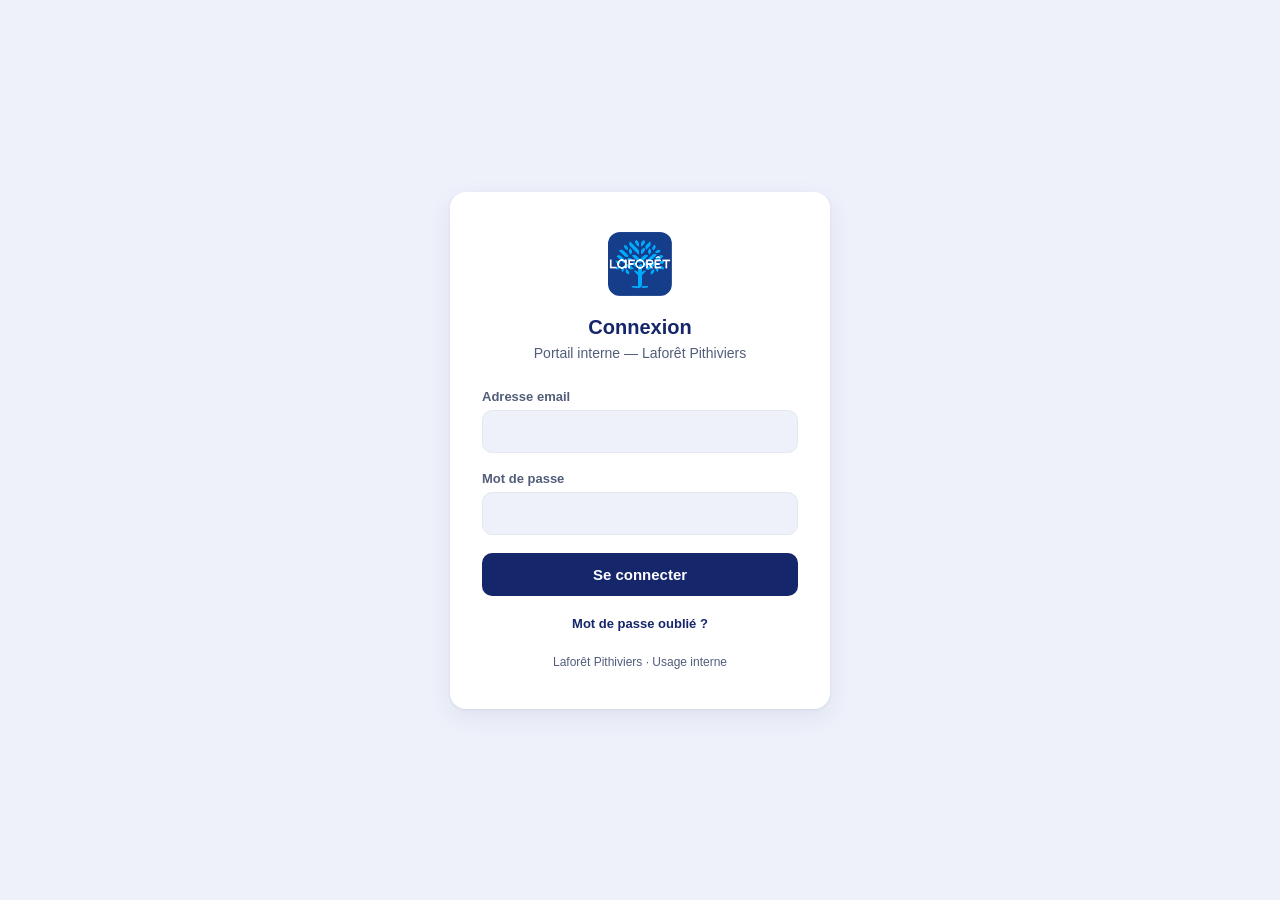
<file: dossier.html>
<!DOCTYPE html>
<html lang="fr">
<head>
<meta charset="UTF-8">
<script src="theme-early.js"></script>
<meta name="viewport" content="width=device-width, initial-scale=1.0, maximum-scale=1.0, user-scalable=no, viewport-fit=cover">
<meta name="theme-color" content="#16266b">
<meta name="mobile-web-app-capable" content="yes">
<meta name="apple-mobile-web-app-capable" content="yes">
<meta name="apple-mobile-web-app-status-bar-style" content="black-translucent">
<meta name="apple-mobile-web-app-title" content="Dossier biens">
<!--
  Content-Security-Policy : cette page ne fait AUCUN appel réseau (pas d'IA ici,
  juste de la lecture/écriture de localStorage et d'IndexedDB partagés avec les
  autres apps du portail). connect-src 'self' suffit donc, contrairement à
  bibliotheque.html/blog.html. img-src autorise "blob:" pour afficher les
  vignettes de PhotoImmo Pro, lues depuis IndexedDB (URL.createObjectURL).
-->
<meta http-equiv="Content-Security-Policy" content="default-src 'self'; script-src 'self' 'unsafe-inline'; style-src 'self' 'unsafe-inline'; img-src 'self' data: blob:; connect-src 'self' https://tclqiusyonocedobtoky.supabase.co; object-src 'none'; base-uri 'self'; form-action 'none'">
<title>Dossier des biens — Laforêt Pithiviers</title>
<meta name="description" content="Fiche centralisée par bien : photos, description/annonce, statut et notes — Laforêt Pithiviers.">
<link rel="icon" type="image/png" href="logo_laforet.png">
<style>
*, *::before, *::after { box-sizing: border-box; margin: 0; padding: 0; -webkit-tap-highlight-color: transparent; }
html { overflow-x: hidden; }
body { overflow-x: hidden; }
:root {
  --bg: #f4f6fa; --surface: #fff; --border: #e2e7f0; --border2: #c7d0e4;
  --text: #161d33; --text2: #525d7a; --text3: #7c86a3; --text4: #a8b0c4;
  --blue: #16266b; --blue-bg: #e9ecf7; --blue-border: #b9c2e0; --blue-dark: #0f1b50;
  --sky: #29a9e0; --sky-bg: #e4f4fc;
  --input-bg: #f4f6fa; --result-bg: #e9ecf7; --radius: 12px;
  /* statuts de dossier */
  --st-estim: #64748b; --st-estim-bg: #f1f5f9; --st-estim-border: #dbe2ec;
  --st-mandat: var(--blue); --st-mandat-bg: var(--blue-bg); --st-mandat-border: var(--blue-border);
  --st-compromis: #d97706; --st-compromis-bg: #fffbeb; --st-compromis-border: #fde68a;
  --st-vendu: #059669; --st-vendu-bg: #ecfdf5; --st-vendu-border: #a7f3d0;
  --st-location: #0e7490; --st-location-bg: #ecfeff; --st-location-border: #a5f3fc;
  --st-loue: #0d9488; --st-loue-bg: #f0fdfa; --st-loue-border: #99f6e4;
  --st-archive: #94a3b8; --st-archive-bg: #f8fafc; --st-archive-border: #e2e8f0;
}
[data-theme="dark"] {
  --bg: #0f1117; --surface: #1a1f2e; --border: #2a3148; --border2: #3a4260;
  --text: #e8ecf4; --text2: #8892aa; --text3: #6b7594; --text4: #4a5474;
  --blue: #29a9e0; --blue-bg: #1a2240; --blue-border: #2d3f70; --blue-dark: #5cc4ea;
  --sky: #29a9e0; --sky-bg: #0e2030;
  --input-bg: #232a42; --result-bg: #1a2240;
  --st-estim: #94a3b8; --st-estim-bg: #1c2130; --st-estim-border: #333c54;
  --st-mandat: var(--blue); --st-mandat-bg: var(--blue-bg); --st-mandat-border: var(--blue-border);
  --st-compromis: #fbbf24; --st-compromis-bg: #2d2010; --st-compromis-border: #7a5a10;
  --st-vendu: #34d399; --st-vendu-bg: #0a2e20; --st-vendu-border: #0f5a3a;
  --st-location: #22d3ee; --st-location-bg: #0b2530; --st-location-border: #0e4a5c;
  --st-loue: #2dd4bf; --st-loue-bg: #0b2e2b; --st-loue-border: #115e59;
  --st-archive: #6b7594; --st-archive-bg: #1c2130; --st-archive-border: #333c54;
}
body { font-family: -apple-system, BlinkMacSystemFont, 'Segoe UI', sans-serif; background: var(--bg); color: var(--text); min-height: 100vh; transition: background .2s, color .2s; }
:focus-visible { outline: 2px solid var(--blue); outline-offset: 2px; }

/* HEADER — identique aux autres apps du portail */
header { background: linear-gradient(135deg, #0f1b50, #16266b); border-bottom: none; box-shadow: 0 2px 16px rgba(15,27,80,.3); padding: calc(.85rem + env(safe-area-inset-top)) 1.25rem .85rem; display: flex; align-items: center; gap: 12px; position: sticky; top: 0; z-index: 100; flex-wrap: wrap; }
.back-home { background: rgba(255,255,255,.16); border: none; color: #fff; font-size: 13px; font-weight: 700; padding: 7px 13px; border-radius: 999px; cursor: pointer; text-decoration: none; display: inline-flex; align-items: center; gap: 5px; flex-shrink: 0; white-space: nowrap; }
.header-logo { width: 46px; height: 46px; border-radius: 12px; overflow: hidden; border: 1px solid rgba(255,255,255,.18); flex-shrink: 0; background: #fff; }
.header-logo img { width: 100%; height: 100%; object-fit: cover; display: block; }
.header-info h1 { font-size: 18px; font-weight: 800; color: #fff; line-height: 1.2; letter-spacing: .2px; }
.header-info span { font-size: 12px; color: rgba(255,255,255,.75); }
.header-right { margin-left: auto; display: flex; gap: 8px; align-items: center; }
.theme-toggle { background: rgba(255,255,255,.14); border: 1px solid rgba(255,255,255,.18); border-radius: 20px; padding: 5px 12px; font-size: 12px; color: #fff; cursor: pointer; display: flex; align-items: center; gap: 6px; white-space: nowrap; }
.theme-toggle:hover { background: rgba(255,255,255,.22); }

.container { max-width: 1100px; margin: 0 auto; padding: 1.25rem 1rem 3rem; }

/* TOOLBAR */
.toolbar { display: flex; gap: 8px; flex-wrap: wrap; align-items: center; margin-bottom: 1.1rem; }
.btn-new-bien { background: var(--blue); color: #fff; border: none; border-radius: 10px; padding: 10px 16px; font-size: 13px; font-weight: 700; cursor: pointer; display: inline-flex; align-items: center; gap: 7px; transition: opacity .15s; }
.btn-new-bien:hover { opacity: .9; }
.toolbar-search { flex: 1; min-width: 180px; position: relative; }
.toolbar-search input { width: 100%; background: var(--input-bg); border: 1px solid var(--border); border-radius: 20px; padding: 9px 14px 9px 32px; font-size: 13px; color: var(--text); font-family: inherit; outline: none; transition: border-color .15s; }
.toolbar-search input:focus { border-color: var(--blue); }
.toolbar-search svg { position: absolute; left: 11px; top: 50%; transform: translateY(-50%); color: var(--text4); pointer-events: none; }
.toolbar-filter select { background: var(--input-bg); border: 1px solid var(--border); border-radius: 20px; padding: 9px 14px; font-size: 13px; color: var(--text); font-family: inherit; outline: none; cursor: pointer; }

/* GRID DE BIENS */
.bien-grid { display: grid; grid-template-columns: repeat(auto-fill, minmax(280px, 1fr)); gap: 12px; }
.bien-card { background: var(--surface); border: 1.5px solid var(--border); border-radius: var(--radius); padding: 12px 12px 36px; cursor: pointer; display: flex; gap: 12px; align-items: flex-start; transition: border-color .15s, box-shadow .15s, transform .15s; position: relative; }
.bien-card:hover { border-color: var(--border2); box-shadow: 0 4px 14px rgba(22,38,107,.08); transform: translateY(-2px); }
.bc-thumb { width: 56px; height: 56px; border-radius: 10px; overflow: hidden; flex-shrink: 0; background: var(--input-bg); display: flex; align-items: center; justify-content: center; font-size: 22px; }
.bc-thumb img { width: 100%; height: 100%; object-fit: cover; display: block; }
.bc-main { flex: 1; min-width: 0; }
.bc-addr { font-size: 13.5px; font-weight: 700; color: var(--text); margin-bottom: 2px; overflow: hidden; text-overflow: ellipsis; white-space: nowrap; }
.bc-sub { font-size: 11.5px; color: var(--text3); margin-bottom: 7px; }
.bc-meta { display: flex; gap: 6px; flex-wrap: wrap; }
.bc-chip { font-size: 10.5px; font-weight: 600; padding: 3px 8px; border-radius: 999px; background: var(--input-bg); color: var(--text2); white-space: nowrap; display: inline-flex; align-items: center; gap: 4px; }
.bc-chip svg { flex-shrink: 0; }
.bc-chip.ok { background: var(--st-vendu-bg); color: var(--st-vendu); }
.bc-chip.warn { background: var(--st-compromis-bg); color: var(--st-compromis); }
.bc-status { position: absolute; top: 10px; right: 10px; font-size: 10px; font-weight: 700; padding: 3px 9px; border-radius: 999px; border: 1px solid; white-space: nowrap; }
.bc-del { position: absolute; bottom: 10px; right: 10px; width: 28px; height: 28px; border-radius: 50%; border: 1px solid var(--border); background: var(--surface); color: var(--text3); display: flex; align-items: center; justify-content: center; cursor: pointer; transition: background .15s, color .15s, border-color .15s; padding: 0; }
.bc-del:hover { background: #fef2f2; color: #dc2626; border-color: #fecaca; }
[data-theme="dark"] .bc-del:hover { background: #2d1010; border-color: #5a1f1f; }

/* Badges de statut */
.st-estimation { color: var(--st-estim); background: var(--st-estim-bg); border-color: var(--st-estim-border); }
.st-mandat { color: var(--st-mandat); background: var(--st-mandat-bg); border-color: var(--st-mandat-border); }
.st-compromis { color: var(--st-compromis); background: var(--st-compromis-bg); border-color: var(--st-compromis-border); }
.st-vendu { color: var(--st-vendu); background: var(--st-vendu-bg); border-color: var(--st-vendu-border); }
.st-location { color: var(--st-location); background: var(--st-location-bg); border-color: var(--st-location-border); }
.st-loue { color: var(--st-loue); background: var(--st-loue-bg); border-color: var(--st-loue-border); }
.st-archive { color: var(--st-archive); background: var(--st-archive-bg); border-color: var(--st-archive-border); }

.empty-state { text-align: center; padding: 3rem 1rem; color: var(--text3); font-size: 13.5px; grid-column: 1/-1; }
.empty-state b { color: var(--text2); display: block; margin-bottom: 6px; font-size: 15px; }

/* DETAIL VIEW */
#detail-view { display: none; }
.detail-back { background: none; border: none; color: var(--text2); font-size: 13px; font-weight: 600; cursor: pointer; display: inline-flex; align-items: center; gap: 5px; margin-bottom: 14px; padding: 6px 0; }
.detail-back:hover { color: var(--text); }
.detail-head { display: flex; align-items: flex-start; justify-content: space-between; gap: 10px; margin-bottom: 4px; flex-wrap: wrap; }
.detail-addr { font-size: 20px; font-weight: 800; color: var(--text); }
.detail-addr-note { font-size: 11px; color: var(--text4); margin-bottom: 1.1rem; }

.dcard { background: var(--surface); border: 1.5px solid var(--border); border-radius: var(--radius); padding: 1.1rem; margin-bottom: 1rem; }
.dcard-title { font-size: 12.5px; font-weight: 700; color: var(--text2); text-transform: uppercase; letter-spacing: .05em; margin-bottom: 12px; display: flex; align-items: center; gap: 7px; }
.dgrid { display: grid; grid-template-columns: repeat(auto-fill, minmax(160px, 1fr)); gap: 10px; }
.dfield label { display: block; font-size: 11px; font-weight: 600; color: var(--text3); margin-bottom: 4px; text-transform: uppercase; letter-spacing: .04em; }
.dfield input, .dfield select, .dfield textarea { width: 100%; font-size: 13.5px; padding: 9px 10px; border-radius: 8px; border: 1px solid var(--border); background: var(--input-bg); color: var(--text); outline: none; font-family: inherit; resize: vertical; transition: border-color .15s; }
.dfield input:focus, .dfield select:focus, .dfield textarea:focus { border-color: var(--blue); background: var(--surface); }
.dfield.full { grid-column: 1 / -1; }

.link-box { display: flex; align-items: center; gap: 12px; flex-wrap: wrap; }
.link-thumbs { display: flex; gap: 6px; flex-wrap: wrap; flex: 1; min-width: 160px; }
.link-thumb { width: 46px; height: 46px; border-radius: 8px; overflow: hidden; background: var(--input-bg); }
.link-thumb img { width: 100%; height: 100%; object-fit: cover; display: block; }
.link-pbar { flex: 1; min-width: 120px; height: 7px; border-radius: 99px; background: var(--input-bg); overflow: hidden; }
.link-pbar i { display: block; height: 100%; background: var(--st-vendu); border-radius: 99px; transition: width .3s; }
.link-empty { color: var(--text3); font-size: 13px; margin-bottom: 10px; }
.link-preview { font-size: 12.5px; color: var(--text2); line-height: 1.7; margin-bottom: 10px; }
.link-preview b { color: var(--text); }
.btn-link-open { display: inline-flex; align-items: center; gap: 6px; background: var(--blue-bg); color: var(--blue); border: 1px solid var(--blue-border); border-radius: 8px; padding: 8px 13px; font-size: 12.5px; font-weight: 700; text-decoration: none; white-space: nowrap; transition: opacity .15s; }
.btn-link-open:hover { opacity: .85; }

.btn-danger { background: none; border: 1px solid var(--st-compromis-border, #fecaca); color: #dc2626; border-radius: 8px; padding: 9px 14px; font-size: 12.5px; font-weight: 700; cursor: pointer; display: inline-flex; align-items: center; gap: 6px; transition: background .15s; }
.btn-danger:hover { background: #fef2f2; }
[data-theme="dark"] .btn-danger:hover { background: #2d1010; }

/* MODALE NOUVEAU BIEN */
#new-bien-overlay { position: fixed; inset: 0; background: rgba(15,20,40,.55); display: none; align-items: center; justify-content: center; z-index: 99998; padding: 20px; backdrop-filter: blur(2px); }
#new-bien-overlay.show { display: flex; }
#new-bien-box { background: var(--surface); border: 1px solid var(--border); border-radius: 16px; max-width: 420px; width: 100%; padding: 22px; box-shadow: 0 20px 50px rgba(15,20,40,.3); animation: confirmIn .18s ease; }
#new-bien-box h3 { font-size: 16px; font-weight: 800; color: var(--text); margin-bottom: 14px; }
#new-bien-box .dfield { margin-bottom: 12px; }
#new-bien-actions { display: flex; gap: 10px; justify-content: flex-end; margin-top: 6px; }
#new-bien-actions button { border-radius: 9px; padding: 9px 16px; font-size: 13px; font-weight: 700; cursor: pointer; border: 1px solid var(--border); font-family: inherit; }
#nb-cancel { background: var(--bg); color: var(--text2); }
#nb-cancel:hover { background: var(--border); }
#nb-create { background: var(--blue); border-color: var(--blue); color: #fff; }
#nb-create:hover { opacity: .9; }

/* MODALE CONFIRMATION SUPPRESSION */
#confirm-del-overlay { position: fixed; inset: 0; background: rgba(15,20,40,.55); display: none; align-items: center; justify-content: center; z-index: 99998; padding: 20px; backdrop-filter: blur(2px); }
#confirm-del-overlay.show { display: flex; }
#confirm-del-box { background: var(--surface); border: 1px solid var(--border); border-radius: 16px; max-width: 380px; width: 100%; padding: 22px 22px 18px; box-shadow: 0 20px 50px rgba(15,20,40,.3); animation: confirmIn .18s ease; }
@keyframes confirmIn { from { opacity: 0; transform: translateY(8px) scale(.98); } to { opacity: 1; transform: translateY(0) scale(1); } }
#confirm-del-box h3 { font-size: 16px; font-weight: 800; color: var(--text); margin-bottom: 10px; display: flex; align-items: center; gap: 8px; }
#confirm-del-text { font-size: 13.5px; color: var(--text2); line-height: 1.6; margin-bottom: 18px; }
#confirm-del-actions { display: flex; gap: 10px; justify-content: flex-end; }
#confirm-del-actions button { border-radius: 9px; padding: 9px 16px; font-size: 13px; font-weight: 700; cursor: pointer; border: 1px solid var(--border); font-family: inherit; }
#cd-cancel { background: var(--bg); color: var(--text2); }
#cd-cancel:hover { background: var(--border); }
#cd-confirm { background: #dc2626; border-color: #dc2626; color: #fff; }
#cd-confirm:hover:not(:disabled) { opacity: .9; }
#cd-confirm:disabled { background: var(--border); border-color: var(--border); color: var(--text3); cursor: not-allowed; }
#cd-confirm-input { width: 100%; padding: 10px 12px; border: 1px solid var(--border); border-radius: 9px; background: var(--bg); color: var(--text); font-size: 13.5px; font-family: inherit; margin-bottom: 4px; }
#cd-confirm-input:focus { outline: none; border-color: #dc2626; }
#cd-confirm-hint { font-size: 11.5px; color: var(--text3); margin-bottom: 14px; }

/* TOAST */

/* BANDEAU DE STATUT HORS-LIGNE / SYNCHRO — même principe que dans photoimmo.html */
.sync-banner { display: none; align-items: center; gap: 9px; padding: 9px 16px; font-size: 12.5px; font-weight: 700; position: sticky; top: 0; z-index: 99; }
.sync-banner.show { display: flex; }
.sync-banner .sb-dot { width: 8px; height: 8px; border-radius: 50%; flex-shrink: 0; }
.sync-banner .sb-txt { flex: 1; min-width: 0; }
.sync-banner.offline { background: var(--st-compromis-bg); color: var(--st-compromis); border-bottom: 1.5px solid var(--st-compromis-border); }
.sync-banner.offline .sb-dot { background: var(--st-compromis); }
.sync-banner.syncing { background: var(--sky-bg); color: var(--blue-dark); border-bottom: 1.5px solid var(--sky); }
.sync-banner.syncing .sb-dot { background: var(--sky); animation: sbPulse 1s ease-in-out infinite; }
.sync-banner.synced { background: var(--st-vendu-bg); color: var(--st-vendu); border-bottom: 1.5px solid var(--st-vendu-border); }
.sync-banner.synced .sb-dot { background: var(--st-vendu); }
@keyframes sbPulse { 0%, 100% { opacity: 1; } 50% { opacity: .35; } }

footer { text-align: center; padding: 2rem 1rem calc(2rem + env(safe-area-inset-bottom)); font-size: 12px; color: var(--text4); }

@media (max-width: 640px) {
  .header-info span { display: none; }
  .bien-grid { grid-template-columns: 1fr; }
  .detail-addr { font-size: 17px; }

  /* Inputs 16px = pas de zoom iOS */
  .toolbar-search input,
  .toolbar-filter select,
  .dfield input,
  .dfield select,
  .dfield textarea { font-size: 16px !important; }
}
</style>
<link rel="stylesheet" href="page-transition.css">
</head>
<body>
<div id="laforet-transition"><img src="logo_laforet.png" alt="Laforêt"></div>

<header>
  <a class="back-home" href="index.html" title="Retour à l'accueil" data-transition>← Accueil</a>
  <div class="header-logo"><img src="logo_laforet.png" alt="Laforêt"></div>
  <div class="header-info">
    <h1>Dossier des biens</h1>
    <span>Photos, description &amp; suivi centralisés par bien</span>
  </div>
  <div class="header-right">
    <button class="theme-toggle" onclick="toggleTheme()">
      <svg width="13" height="13" viewBox="0 0 24 24" fill="none" stroke="currentColor" stroke-width="2" stroke-linecap="round" stroke-linejoin="round" id="theme-icon"><circle cx="12" cy="12" r="5"/><line x1="12" y1="1" x2="12" y2="3"/><line x1="12" y1="21" x2="12" y2="23"/><line x1="4.22" y1="4.22" x2="5.64" y2="5.64"/><line x1="18.36" y1="18.36" x2="19.78" y2="19.78"/><line x1="1" y1="12" x2="3" y2="12"/><line x1="21" y1="12" x2="23" y2="12"/><line x1="4.22" y1="19.78" x2="5.64" y2="18.36"/><line x1="18.36" y1="5.64" x2="19.78" y2="4.22"/></svg>
      <span id="theme-label">Mode sombre</span>
    </button>
  </div>
</header>

<div class="sync-banner" id="syncBanner" role="status" aria-live="polite">
  <span class="sb-dot"></span><span class="sb-txt" id="syncBannerTxt"></span>
</div>

<div class="container">

  <!-- ===== VUE LISTE ===== -->
  <div id="list-view">
    <div class="toolbar">
      <button class="btn-new-bien" onclick="openNewBienModal()">
        <svg width="14" height="14" viewBox="0 0 24 24" fill="none" stroke="currentColor" stroke-width="2.5" stroke-linecap="round" stroke-linejoin="round"><line x1="12" y1="5" x2="12" y2="19"/><line x1="5" y1="12" x2="19" y2="12"/></svg>
        Nouveau bien
      </button>
      <div class="toolbar-search">
        <svg width="13" height="13" viewBox="0 0 24 24" fill="none" stroke="currentColor" stroke-width="2.5" stroke-linecap="round" stroke-linejoin="round"><circle cx="11" cy="11" r="8"/><line x1="21" y1="21" x2="16.65" y2="16.65"/></svg>
        <input type="text" id="search-input" placeholder="Rechercher une adresse, une ville…" oninput="renderList()">
      </div>
      <div class="toolbar-filter">
        <select id="statut-filter" onchange="renderList()">
          <option value="">Tous les statuts</option>
          <option value="estimation">À l'estimation</option>
          <option value="mandat">En mandat</option>
          <option value="compromis">Compromis signé</option>
          <option value="vendu">Vendu</option>
          <option value="location">En location</option>
          <option value="loue">Loué</option>
          <option value="archive">Archivé</option>
        </select>
      </div>
    </div>
    <div class="bien-grid" id="bien-grid"></div>
  </div>

  <!-- ===== VUE DÉTAIL ===== -->
  <div id="detail-view">
    <button class="detail-back" onclick="closeDetail()">‹ Tous les biens</button>
    <div class="detail-head">
      <div>
        <div class="detail-addr" id="d-addr"></div>
        <div class="detail-addr-note">Adresse d'origine — sert à relier PhotoImmo et la Bibliothèque, non modifiable ici.</div>
      </div>
    </div>

    <div class="dcard">
      <div class="dcard-title"><svg width="13" height="13" viewBox="0 0 24 24" fill="none" stroke="currentColor" stroke-width="2" stroke-linecap="round" stroke-linejoin="round"><path d="M12.586 2.586A2 2 0 0 0 11.172 2H4a2 2 0 0 0-2 2v7.172a2 2 0 0 0 .586 1.414l8.704 8.704a2.426 2.426 0 0 0 3.42 0l6.58-6.58a2.426 2.426 0 0 0 0-3.42Z"/><circle cx="7.5" cy="7.5" r=".6" fill="currentColor"/></svg> Informations générales</div>
      <div class="dgrid">
        <div class="dfield"><label>Ville / quartier</label><input type="text" id="d-ville" placeholder="Pithiviers…"></div>
        <div class="dfield"><label>Type de bien</label>
          <select id="d-type"><option value="">—</option><option value="maison">Maison</option><option value="appartement">Appartement</option></select>
        </div>
        <div class="dfield"><label>Statut du dossier</label>
          <select id="d-statut">
            <option value="estimation">À l'estimation</option>
            <option value="mandat">En mandat</option>
            <option value="compromis">Compromis signé</option>
            <option value="vendu">Vendu</option>
            <option value="location">En location</option>
            <option value="loue">Loué</option>
            <option value="archive">Archivé</option>
          </select>
        </div>
        <div class="dfield"><label>Prix / loyer</label><input type="text" id="d-prix" placeholder="ex : 245 000 € ou 780 €/mois"></div>
        <div class="dfield full"><label>Notes internes</label><textarea id="d-notes" rows="3" placeholder="Contact propriétaire, contraintes, historique des visites…"></textarea></div>
      </div>
    </div>

    <div class="dcard">
      <div class="dcard-title"><svg width="13" height="13" viewBox="0 0 24 24" fill="none" stroke="currentColor" stroke-width="2" stroke-linecap="round" stroke-linejoin="round"><path d="M23 19a2 2 0 0 1-2 2H3a2 2 0 0 1-2-2V8a2 2 0 0 1 2-2h4l2-3h6l2 3h4a2 2 0 0 1 2 2z"/><circle cx="12" cy="13" r="4"/></svg> Photos — PhotoImmo Pro</div>
      <div id="d-photo-content"></div>
    </div>

    <div class="dcard">
      <div class="dcard-title"><svg width="13" height="13" viewBox="0 0 24 24" fill="none" stroke="currentColor" stroke-width="2" stroke-linecap="round" stroke-linejoin="round"><path d="M14.5 2H6a2 2 0 0 0-2 2v16a2 2 0 0 0 2 2h12a2 2 0 0 0 2-2V7.5L14.5 2z"/><polyline points="14 2 14 8 20 8"/><line x1="16" y1="13" x2="8" y2="13"/><line x1="16" y1="17" x2="8" y2="17"/></svg> Description / annonce — Bibliothèque de prompts</div>
      <div id="d-desc-content"></div>
    </div>

    <button class="btn-danger" onclick="deleteCurrentBien()">
      <svg width="13" height="13" viewBox="0 0 24 24" fill="none" stroke="currentColor" stroke-width="2.5"><polyline points="3 6 5 6 21 6"/><path d="M19 6l-1 14a2 2 0 0 1-2 2H8a2 2 0 0 1-2-2L5 6"/><path d="M10 11v6"/><path d="M14 11v6"/></svg>
      Supprimer ce dossier
    </button>
  </div>

</div>

<footer>Laforêt Pithiviers · Usage interne</footer>

<!-- Modale Nouveau bien -->
<div id="new-bien-overlay" role="dialog" aria-modal="true">
  <div id="new-bien-box">
    <h3>Nouveau bien</h3>
    <div class="dfield"><label>Adresse</label><input type="text" id="nb-addr" placeholder="12 rue des Lilas, Pithiviers"></div>
    <div class="dfield"><label>Ville / quartier</label><input type="text" id="nb-ville" placeholder="Pithiviers…"></div>
    <div class="dfield"><label>Type de bien</label>
      <select id="nb-type"><option value="maison">Maison</option><option value="appartement">Appartement</option></select>
    </div>
    <div class="dfield"><label>Statut</label>
      <select id="nb-statut">
        <option value="estimation">À l'estimation</option>
        <option value="mandat">En mandat</option>
        <option value="location">En location</option>
      </select>
    </div>
    <div id="new-bien-actions">
      <button id="nb-cancel" onclick="closeNewBienModal()">Annuler</button>
      <button id="nb-create" onclick="createBienFromModal()">Créer le dossier</button>
    </div>
  </div>
</div>

<!-- Modale confirmation de suppression -->
<div id="confirm-del-overlay" role="dialog" aria-modal="true">
  <div id="confirm-del-box">
    <h3><svg width="15" height="15" viewBox="0 0 24 24" fill="none" stroke="currentColor" stroke-width="2.5" stroke-linecap="round" stroke-linejoin="round"><polyline points="3 6 5 6 21 6"/><path d="M19 6l-1 14a2 2 0 0 1-2 2H8a2 2 0 0 1-2-2L5 6"/><path d="M10 11v6"/><path d="M14 11v6"/></svg> Supprimer ce dossier ?</h3>
    <div id="confirm-del-text"></div>
    <input type="text" id="cd-confirm-input" autocomplete="off" placeholder="Tapez le nom du dossier ici">
    <div id="cd-confirm-hint"></div>
    <div id="confirm-del-actions">
      <button id="cd-cancel" onclick="closeConfirmDelete()">Annuler</button>
      <button id="cd-confirm" onclick="confirmDelete()" disabled>Supprimer</button>
    </div>
  </div>
</div>

<div class="toast-shared" id="toast" role="status" aria-live="polite"></div>

<script src="supabase-lib.js"></script>
<script src="supabase-client.js"></script>
<script src="auth-guard.js"></script>
<script src="html-utils.js"></script>
<script src="theme.js"></script>
<script src="toast.js"></script>
<script src="page-transition.js"></script>
<link rel="stylesheet" href="toast.css">
<script>
/* ============================================================
   REGISTRE PARTAGÉ — même clé/format que dans photoimmo.html et
   bibliotheque.html. Cette app EST la source de vérité pour la
   liste des biens et pour les champs "centraux" (statut, prix,
   notes, ville/type par défaut) ; elle ne fait que LIRE les
   données de PhotoImmo (photoimmo_pro_biens) et de la Bibliothèque
   (laforet_biens_saved) pour les afficher — jamais les modifier.
   ============================================================ */
function normBienLabel(s) { return (s||'').trim().toLowerCase().replace(/\s+/g,' '); }

/* ------------------------------------------------------------
   Registre partagé — désormais stocké dans la table Supabase
   "biens_registry" (une ligne par bien : id = norm, data = entry).
   Pour ne pas transformer tout le fichier en asynchrone, on garde
   une copie en mémoire (_registryCache) : elle est chargée une fois
   au démarrage (loadRegistry), puis tenue à jour à chaque écriture.
   Le reste du code (affichage) continue de lire getBienRegistry()
   de façon synchrone, comme avant.
   ------------------------------------------------------------ */
let _registryCache = [];
function getBienRegistry() { return _registryCache; }
function findEntryByNorm(norm) { return _registryCache.find(e => e.norm === norm) || null; }
function guessVilleFromAddress(addr) {
  const parts = (addr||'').split(',');
  return parts.length > 1 ? parts[parts.length-1].trim() : '';
}

/* ------------------------------------------------------------
   FILE D'ATTENTE HORS-LIGNE — même principe que dans photoimmo.html :
   une écriture (création/modif/suppression de dossier) est toujours
   appliquée tout de suite en local (_registryCache + copie dans
   localStorage), puis on tente de la pousser vers Supabase. En cas
   d'échec (hors-ligne ou coupure réseau), elle est mise en attente
   et retentée automatiquement au retour du réseau (event 'online')
   ou toutes les 20s en filet de sécurité — rien n'est perdu.
   ------------------------------------------------------------ */
const REGISTRY_CACHE_KEY = 'dossier_registry_cache';
const REGISTRY_PENDING_KEY = 'dossier_registry_pending';
const REGISTRY_PENDING_DELETE_KEY = 'dossier_registry_pending_deletes';

function saveRegistrySnapshot() {
  try { localStorage.setItem(REGISTRY_CACHE_KEY, JSON.stringify(_registryCache)); } catch (e) {}
}
function loadRegistrySnapshot() {
  try { return JSON.parse(localStorage.getItem(REGISTRY_CACHE_KEY)) || []; } catch (e) { return []; }
}

function getPendingUpserts() { try { return JSON.parse(localStorage.getItem(REGISTRY_PENDING_KEY)) || []; } catch (e) { return []; } }
function setPendingUpserts(list) { try { localStorage.setItem(REGISTRY_PENDING_KEY, JSON.stringify(list)); } catch (e) {} }
function markPendingUpsert(norm, entry) {
  const list = getPendingUpserts().filter(p => p.norm !== norm);
  list.push({ norm, entry });
  setPendingUpserts(list);
  refreshSyncStatus();
}
function clearPendingUpsert(norm) {
  setPendingUpserts(getPendingUpserts().filter(p => p.norm !== norm));
  refreshSyncStatus();
}

function getPendingDeletes() { try { return JSON.parse(localStorage.getItem(REGISTRY_PENDING_DELETE_KEY)) || []; } catch (e) { return []; } }
function setPendingDeletes(list) { try { localStorage.setItem(REGISTRY_PENDING_DELETE_KEY, JSON.stringify(list)); } catch (e) {} }
function markPendingDelete(norm) {
  clearPendingUpsert(norm); // inutile de pousser une modif pour un bien qu'on vient de supprimer
  const list = getPendingDeletes();
  if (!list.includes(norm)) { list.push(norm); setPendingDeletes(list); }
  refreshSyncStatus();
}
function clearPendingDelete(norm) {
  setPendingDeletes(getPendingDeletes().filter(n => n !== norm));
  refreshSyncStatus();
}

function countPendingRegistry() { return getPendingUpserts().length + getPendingDeletes().length; }

/* Charge le registre complet depuis Supabase, une fois au démarrage
   (et à chaque retour au premier plan de l'onglet). Si le réseau est
   indisponible, on retombe sur la dernière copie connue en local
   (localStorage), pour que la liste des dossiers reste consultable
   hors-ligne plutôt que de s'afficher vide. */
// Ancien format (avant le passage "une ligne par bien") : tout le registre
// stocké dans une seule ligne géante, id = REG_KEY, data = tableau d'entrées.
// Même clé que dans photoimmo.html / bibliotheque.html, pour reconnaître
// cette ligne legacy si elle traîne encore.
const REG_KEY = 'laforet_biens_registry';

async function loadRegistry() {
  let base;
  try {
    const { data, error } = await supabaseClient.from('biens_registry').select('id,data');
    if (error) throw error;
    const rows = data || [];
    const legacyRow = rows.find(r => r.id === REG_KEY);

    base = rows
      .filter(row => row.id !== REG_KEY)
      .map(row => row.data)
      .filter(entry => {
        if (!entry) return false;
        if (!entry.norm && entry.label) entry.norm = normBienLabel(entry.label);
        if (!entry.norm) {
          console.warn('[dossier] Entrée biens_registry ignorée (pas de norm/label) :', entry);
          return false;
        }
        return true;
      });

    // Migration idempotente de l'ancien format, si la ligne legacy est
    // encore présente (même logique que bibliotheque.html / photoimmo.html) :
    // on éclate le tableau en une ligne par bien, puis on supprime la ligne
    // legacy. Si les autres apps ont déjà fait ce travail, cette ligne
    // n'existe plus et cette étape ne fait rien.
    if (legacyRow && Array.isArray(legacyRow.data)) {
      for (const entry of legacyRow.data) {
        if (!entry) continue;
        if (!entry.norm && entry.label) entry.norm = normBienLabel(entry.label);
        if (!entry.norm) continue;
        if (!base.some(e => e.norm === entry.norm)) {
          base.push(entry);
          try {
            await supabaseClient.from('biens_registry').upsert({ id: entry.norm, data: entry });
          } catch (e2) {
            console.warn('[dossier] Échec migration entrée registre :', entry.norm, e2);
          }
        }
      }
      try { await supabaseClient.from('biens_registry').delete().eq('id', REG_KEY); } catch (e2) {}
    }
  } catch (e) {
    console.warn('[dossier] Impossible de charger biens_registry, utilisation du cache local :', e);
    base = loadRegistrySnapshot();
    showToast('warn', 'Hors-ligne — dossiers affichés depuis le cache local');
  }

  // On superpose les modifications locales pas encore synchronisées
  // (file d'attente), pour ne jamais afficher une version "en retard"
  // par rapport à ce que l'agent vient de saisir sur ce poste.
  const pendingUpserts = getPendingUpserts();
  const pendingDeleteSet = new Set(getPendingDeletes());
  pendingUpserts.forEach(p => {
    const i = base.findIndex(e => e.norm === p.norm);
    if (i >= 0) base[i] = p.entry; else base.unshift(p.entry);
  });
  _registryCache = base.filter(e => !pendingDeleteSet.has(e.norm));
  saveRegistrySnapshot();
  refreshSyncStatus();
}

/* Crée ou met à jour un dossier central (statut/prix/notes/ville/type).
   Toujours appliqué en local en premier (retour instantané, fonctionne
   hors-ligne), puis synchronisé vers Supabase — mis en attente si ça
   échoue, au lieu d'être perdu comme c'était le cas auparavant. */
async function upsertCentral(label, fields) {
  const norm = normBienLabel(label);
  if (!norm) return null;
  let entry = _registryCache.find(e => e.norm === norm);
  if (!entry) {
    entry = { norm, label: label.trim(), createdAt: Date.now(), links: {}, central: {} };
    _registryCache.unshift(entry);
  }
  if (!entry.central) entry.central = {};
  Object.assign(entry.central, fields);
  entry.updatedAt = Date.now();
  saveRegistrySnapshot();

  try {
    const { error } = await supabaseClient.from('biens_registry').upsert({ id: norm, data: entry });
    if (error) throw error;
    clearPendingUpsert(norm);
  } catch (e) {
    console.warn('[dossier] Échec envoi biens_registry, mis en attente :', e);
    markPendingUpsert(norm, entry);
  }
  return entry;
}

/* Supprime un dossier. Retiré immédiatement de l'affichage local ;
   si la suppression ne peut pas être envoyée à Supabase tout de suite
   (hors-ligne), elle est mise en attente et rejouée automatiquement
   dès que le réseau revient. */
async function deleteCentralBien(norm) {
  _registryCache = _registryCache.filter(e => e.norm !== norm);
  saveRegistrySnapshot();

  try {
    const { error } = await supabaseClient.from('biens_registry').delete().eq('id', norm);
    if (error) throw error;
    clearPendingDelete(norm);
  } catch (e) {
    console.warn('[dossier] Échec suppression biens_registry, mis en attente :', e);
    markPendingDelete(norm);
  }
}

/* Rejoue toutes les écritures/suppressions en attente. Appelé au retour
   du réseau (event 'online'), et toutes les 20s en filet de sécurité. */
let _retryRegistryInFlight = false;
async function retryPendingRegistryAll() {
  if (_retryRegistryInFlight || !navigator.onLine) return;
  if (countPendingRegistry() === 0) return;
  _retryRegistryInFlight = true;
  refreshSyncStatus();
  try {
    for (const p of getPendingUpserts()) {
      try {
        const { error } = await supabaseClient.from('biens_registry').upsert({ id: p.norm, data: p.entry });
        if (error) throw error;
        clearPendingUpsert(p.norm);
      } catch (e) { console.warn('[dossier] retry upsert échoué pour', p.norm, e); }
    }
    for (const norm of getPendingDeletes()) {
      try {
        const { error } = await supabaseClient.from('biens_registry').delete().eq('id', norm);
        if (error) throw error;
        clearPendingDelete(norm);
      } catch (e) { console.warn('[dossier] retry suppression échouée pour', norm, e); }
    }
  } finally {
    _retryRegistryInFlight = false;
    refreshSyncStatus();
  }
}

/* Bandeau de statut (hors-ligne / synchronisation en cours / synchronisé). */
let _registryJustSynced = false;
function refreshSyncStatus() {
  const el = document.getElementById('syncBanner');
  const txt = document.getElementById('syncBannerTxt');
  if (!el || !txt) return;
  const pending = countPendingRegistry();

  el.classList.remove('offline', 'syncing', 'synced', 'show');

  if (!navigator.onLine) {
    el.classList.add('offline', 'show');
    txt.textContent = pending > 0
      ? `🔌 Hors-ligne — ${pending} modification${pending > 1 ? 's' : ''} enregistrée${pending > 1 ? 's' : ''} localement, envoi dès le retour du réseau`
      : '🔌 Hors-ligne — les modifications seront enregistrées localement';
  } else if (_retryRegistryInFlight || pending > 0) {
    el.classList.add('syncing', 'show');
    txt.textContent = `⏳ Synchronisation en cours… (${pending || '…'} élément${pending === 1 ? '' : 's'})`;
  } else if (_registryJustSynced) {
    el.classList.add('synced', 'show');
    txt.textContent = '✅ Tout est synchronisé';
    _registryJustSynced = false;
    setTimeout(() => { if (countPendingRegistry() === 0) el.classList.remove('show'); }, 2500);
  }
}

window.addEventListener('online', () => {
  refreshSyncStatus();
  retryPendingRegistryAll().then(() => { if (countPendingRegistry() === 0) { _registryJustSynced = true; refreshSyncStatus(); } });
});
window.addEventListener('offline', refreshSyncStatus);
setInterval(() => { if (navigator.onLine && countPendingRegistry() > 0) retryPendingRegistryAll(); }, 20000);

/* ---------- Lecture (seule) des données de PhotoImmo et de la Bibliothèque ----------
   Chargées directement depuis Supabase (tables biens_photoimmo et
   biens_bibliotheque), et non plus depuis localStorage.
   Avant ce correctif, on lisait les copies locales laissées par PhotoImmo
   Pro / la Bibliothèque sur CE poste : un bien créé/modifié depuis un
   autre appareil n'apparaissait donc jamais ici tant que quelqu'un n'avait
   pas rouvert PhotoImmo/la Bibliothèque sur CE poste précis pour resynchroniser
   le cache local. Pire, pour la Bibliothèque, la clé localStorage
   "laforet_biens_saved" n'est même plus écrite du tout depuis sa migration
   vers Supabase (voir bibliotheque.html) : les aperçus de description
   étaient donc systématiquement vides, pas juste "en retard".
   Chargées une fois au démarrage (voir loadPhotoimmoBiens /
   loadBibliothequeBiens ci-dessous) puis tenues en cache mémoire, pour que
   le reste du code (qui lit ces fonctions de façon synchrone) continue de
   fonctionner sans réécriture, exactement comme pour le registre. */
let _photoimmoCache = [];
let _bibliothequeCache = [];
function getPhotoimmoBiens() { return _photoimmoCache; }
function getBibliothequeBiens() { return _bibliothequeCache; }

async function loadPhotoimmoBiens() {
  try {
    const { data, error } = await supabaseClient.from('biens_photoimmo').select('id, data');
    if (error) throw error;
    _photoimmoCache = (data || []).map(row => row.data).filter(Boolean);
  } catch (e) {
    console.warn('[dossier] Impossible de charger biens_photoimmo :', e);
    _photoimmoCache = [];
  }
}
async function loadBibliothequeBiens() {
  try {
    const { data, error } = await supabaseClient.from('biens_bibliotheque').select('id, data');
    if (error) throw error;
    // Même transformation que biensCache dans bibliotheque.html : la ligne
    // Supabase stocke { name, data, savedAt } dans sa colonne "data".
    _bibliothequeCache = (data || []).map(row => ({
      name: row.data.name,
      data: row.data.data,
      savedAt: row.data.savedAt
    }));
  } catch (e) {
    console.warn('[dossier] Impossible de charger biens_bibliotheque :', e);
    _bibliothequeCache = [];
  }
}

/* ---------- Lecture (seule) des vignettes stockées par PhotoImmo Pro dans IndexedDB ----------
   Depuis la migration IndexedDB, PhotoImmo Pro ne stocke plus les vignettes en
   base64 dans localStorage (trop volumineux) mais des Blob binaires dans une
   base IndexedDB dédiée, sur la même origine. Dossier des biens lit cette même
   base, en lecture seule, pour afficher ses aperçus de miniatures. */
const PI_IDB_NAME='photoimmo_photos', PI_IDB_STORE='thumbs';
let _piIdbPromise=null;
function piIdbOpen(){
  if(_piIdbPromise) return _piIdbPromise;
  _piIdbPromise=new Promise((resolve,reject)=>{
    if(!('indexedDB' in window)){reject(new Error('IndexedDB indisponible'));return;}
    const req=indexedDB.open(PI_IDB_NAME,1);
    req.onupgradeneeded=()=>{ if(!req.result.objectStoreNames.contains(PI_IDB_STORE)) req.result.createObjectStore(PI_IDB_STORE); };
    req.onsuccess=()=>resolve(req.result);
    req.onerror=()=>reject(req.error);
  });
  return _piIdbPromise;
}
function piIdbGet(id){
  return piIdbOpen().then(db=>new Promise((res,rej)=>{
    if(!db.objectStoreNames.contains(PI_IDB_STORE)){res(null);return;}
    const tx=db.transaction(PI_IDB_STORE,'readonly');
    const rq=tx.objectStore(PI_IDB_STORE).get(id);
    rq.onsuccess=()=>res(rq.result||null);
    rq.onerror=()=>rej(rq.error);
  })).catch(()=>null);
}
// Écriture (contrairement à piIdbGet, en lecture seule) : uniquement pour
// mettre en cache local une vignette qu'on vient de retélécharger depuis le
// bucket Supabase Storage (voir piThumbURL), afin de ne pas la retélécharger
// à chaque affichage sur ce même poste.
function piIdbSet(id,blob){
  return piIdbOpen().then(db=>new Promise((res,rej)=>{
    if(!db.objectStoreNames.contains(PI_IDB_STORE)){res();return;}
    const tx=db.transaction(PI_IDB_STORE,'readwrite');
    tx.objectStore(PI_IDB_STORE).put(blob,id);
    tx.oncomplete=()=>res();
    tx.onerror=()=>rej(tx.error);
  })).catch(()=>{});
}
const PI_PHOTO_BUCKET='photoimmo-photos'; // même nom de bucket que dans photoimmo.html
const piThumbUrlCache={};
async function piThumbURL(photoId){
  if(!photoId) return null;
  if(piThumbUrlCache[photoId]) return piThumbUrlCache[photoId];
  let blob=await piIdbGet(photoId);
  if(!blob){
    // Pas trouvée dans l'IndexedDB de CE poste (photo prise depuis un autre
    // appareil, jamais ouverte ici dans PhotoImmo Pro) : on va la chercher
    // dans le bucket Supabase Storage, alimenté par tous les appareils.
    try {
      const { data, error } = await supabaseClient.storage.from(PI_PHOTO_BUCKET).download(photoId);
      if (error || !data) return null;
      blob = data;
      // Écriture dans l'IndexedDB locale au passage : les prochains affichages
      // sur ce poste seront instantanés, sans retélécharger.
      piIdbSet(photoId, blob).catch(function(){});
    } catch (e) {
      console.warn('[dossier] Échec du téléchargement de la vignette', photoId, e);
      return null;
    }
  }
  const url=URL.createObjectURL(blob);
  piThumbUrlCache[photoId]=url;
  return url;
}
// Hydrate en différé toutes les <img data-photo-id> du DOM une fois la vraie
// image lue depuis IndexedDB (affichage immédiat de la liste, images ensuite).
function piHydrateThumbs(root){
  const imgs=(root||document).querySelectorAll('img[data-photo-id]');
  imgs.forEach(async img=>{
    const id=img.getAttribute('data-photo-id');
    const url=await piThumbURL(id);
    if(url) img.src=url;
  });
}
const PI_PLACEHOLDER='data:image/svg+xml,'+encodeURIComponent('<svg xmlns="http://www.w3.org/2000/svg" width="10" height="10"><rect width="10" height="10" fill="#e7e9f2"/></svg>');

function matchPhotoimmoBien(entry) {
  const list = getPhotoimmoBiens();
  if (entry.links && entry.links.photoimmo) {
    const b = list.find(x => x.id === entry.links.photoimmo);
    if (b) return b;
  }
  return list.find(x => normBienLabel(x.address) === entry.norm) || null;
}
function matchBibliothequeBien(entry) {
  const list = getBibliothequeBiens();
  if (entry.links && entry.links.bibliotheque) {
    const b = list.find(x => x.name === entry.links.bibliotheque);
    if (b) return b;
  }
  return list.find(x => normBienLabel(x.name) === entry.norm) || null;
}

/* Progression photo — miroir simplifié de photoimmo.html (pas besoin des icônes/libellés ici) */
const REQUIRED_ROOMS = {
  maison: ['facade','entree','salon','cuisine','sam','chambre','sdb','bureau','jardin','terrasse','garage','vue'],
  appartement: ['entree','salon','cuisine','sam','chambre','sdb','bureau','terrasse','vue']
};
function photoProgress(piBien) {
  if (!piBien) return null;
  const req = REQUIRED_ROOMS[piBien.type] || REQUIRED_ROOMS.maison;
  const doneRooms = new Set((piBien.photos||[]).map(p => p.room));
  const done = req.filter(r => doneRooms.has(r)).length;
  return { done, total: req.length, count: (piBien.photos||[]).length };
}
function bestThumbs(piBien, max) {
  if (!piBien || !piBien.photos || !piBien.photos.length) return [];
  const byRoom = {};
  piBien.photos.forEach(p => {
    if (!byRoom[p.room] || (p.kept && !byRoom[p.room].kept) || (!byRoom[p.room].kept && p.score > byRoom[p.room].score)) byRoom[p.room] = p;
  });
  // p.thumb (ancien format base64) reste utilisable si présent (biens pas
  // encore migrés côté PhotoImmo) ; sinon on renvoie l'id pour lecture
  // différée depuis IndexedDB via piThumbURL().
  return Object.values(byRoom).slice(0, max).map(p => ({ id: p.id, legacyThumb: p.thumb || null }));
}
function descPreview(bibBien) {
  if (!bibBien) return null;
  const d = bibBien.data || {};
  const mode = d['__mode'] || 'vente';
  const prix = mode === 'location' ? d['h-loyer-cc'] : d['h-prix'];
  return { type: d['h-type']||'', ville: d['h-ville']||'', pieces: d['h-pieces']||'', surface: d['h-surface']||'', prix: prix||'', mode };
}

/* Valeurs par défaut "intelligentes" : central > donnée liée > deviné depuis l'adresse */
function effectiveVille(entry, piBien, bibBien) {
  if (entry.central && entry.central.ville) return entry.central.ville;
  if (bibBien && bibBien.data && bibBien.data['h-ville']) return bibBien.data['h-ville'];
  return guessVilleFromAddress(entry.label);
}
function effectiveType(entry, piBien, bibBien) {
  if (entry.central && entry.central.type) return entry.central.type;
  if (piBien) return piBien.type;
  if (bibBien && bibBien.data && bibBien.data['h-type']) return bibBien.data['h-type'].toLowerCase().startsWith('appart') ? 'appartement' : 'maison';
  return '';
}
function effectiveStatut(entry) { return (entry.central && entry.central.statut) || 'estimation'; }
function effectivePrix(entry, bibBien) {
  if (entry.central && entry.central.prix) return entry.central.prix;
  const dp = descPreview(bibBien);
  return dp ? dp.prix : '';
}

const STATUT_LABELS = { estimation:"À l'estimation", mandat:'En mandat', compromis:'Compromis signé', vendu:'Vendu', location:'En location', loue:'Loué', archive:'Archivé' };
function statutLabel(s) { return STATUT_LABELS[s] || STATUT_LABELS.estimation; }

/* ============================== RENDU LISTE ============================== */
function renderList() {
  const grid = document.getElementById('bien-grid');
  const q = normBienLabel(document.getElementById('search-input').value);
  const statutFilter = document.getElementById('statut-filter').value;
  let entries = getBienRegistry();

  entries = entries.map(entry => {
    const piBien = matchPhotoimmoBien(entry);
    const bibBien = matchBibliothequeBien(entry);
    return { entry, piBien, bibBien };
  });

  if (q) entries = entries.filter(({entry, piBien, bibBien}) =>
    entry.norm.includes(q) || normBienLabel(effectiveVille(entry, piBien, bibBien)).includes(q)
  );
  if (statutFilter) entries = entries.filter(({entry}) => effectiveStatut(entry) === statutFilter);

  entries.sort((a,b) => (b.entry.updatedAt||b.entry.createdAt||0) - (a.entry.updatedAt||a.entry.createdAt||0));

  if (!entries.length) {
    grid.innerHTML = `<div class="empty-state"><b>Aucun bien pour l'instant</b>Créez un dossier, ou sauvegardez un bien dans PhotoImmo / la Bibliothèque : il apparaîtra ici automatiquement.</div>`;
    return;
  }

  grid.innerHTML = entries.map(({entry, piBien, bibBien}) => {
    const ville = effectiveVille(entry, piBien, bibBien);
    const type = effectiveType(entry, piBien, bibBien);
    const statut = effectiveStatut(entry);
    const prix = effectivePrix(entry, bibBien);
    const pr = photoProgress(piBien);
    const thumbs = bestThumbs(piBien, 1);
    const typeLabel = type === 'appartement' ? 'Appartement' : (type === 'maison' ? 'Maison' : '');
    // Échappement en deux temps : d'abord échappement JS (backslash puis quote simple,
    // pour rester une chaîne valide à l'intérieur de openDetail('...')), PUIS
    // échappement HTML (escHtml, qui encode notamment le guillemet double en &quot;)
    // pour empêcher toute sortie de l'attribut onclick="..." lui-même. Sans ce
    // second passage, un guillemet double dans l'adresse d'un bien permettait
    // d'injecter des attributs HTML arbitraires (ex. onmouseover="...") — faille
    // corrigée ici.
    const normAttr = escHtml(entry.norm.replace(/\\/g,'\\\\').replace(/'/g,"\\'"));
    return `
    <div class="bien-card" onclick="openDetail('${normAttr}')">
      <span class="bc-status st-${statut}">${statutLabel(statut)}</span>
      <div class="bc-thumb">${thumbs[0] ? `<img src="${thumbs[0].legacyThumb||PI_PLACEHOLDER}" data-photo-id="${thumbs[0].id}" alt="">` : '<svg width="20" height="20" viewBox="0 0 24 24" fill="none" stroke="currentColor" stroke-width="2" stroke-linecap="round" stroke-linejoin="round" style="color:var(--text4)"><path d="m3 9 9-7 9 7v11a2 2 0 0 1-2 2H5a2 2 0 0 1-2-2z"/><polyline points="9 22 9 12 15 12 15 22"/></svg>'}</div>
      <div class="bc-main">
        <div class="bc-addr" title="${escHtml(entry.label)}">${escHtml(entry.label)}</div>
        <div class="bc-sub">${escHtml(ville)}${typeLabel ? ' · '+typeLabel : ''}</div>
        <div class="bc-meta">
          <span class="bc-chip ${pr && pr.done===pr.total ? 'ok' : ''}"><svg width="11" height="11" viewBox="0 0 24 24" fill="none" stroke="currentColor" stroke-width="2.2" stroke-linecap="round" stroke-linejoin="round"><path d="M23 19a2 2 0 0 1-2 2H3a2 2 0 0 1-2-2V8a2 2 0 0 1 2-2h4l2-3h6l2 3h4a2 2 0 0 1 2 2z"/><circle cx="12" cy="13" r="4"/></svg> ${pr ? pr.done+'/'+pr.total : '—'}</span>
          <span class="bc-chip ${bibBien ? 'ok' : ''}"><svg width="11" height="11" viewBox="0 0 24 24" fill="none" stroke="currentColor" stroke-width="2.2" stroke-linecap="round" stroke-linejoin="round"><path d="M14.5 2H6a2 2 0 0 0-2 2v16a2 2 0 0 0 2 2h12a2 2 0 0 0 2-2V7.5L14.5 2z"/><polyline points="14 2 14 8 20 8"/><line x1="16" y1="13" x2="8" y2="13"/><line x1="16" y1="17" x2="8" y2="17"/></svg> ${bibBien ? 'Fiche prête' : 'Pas de fiche'}</span>
          ${prix ? `<span class="bc-chip"><svg width="11" height="11" viewBox="0 0 24 24" fill="none" stroke="currentColor" stroke-width="2.2" stroke-linecap="round" stroke-linejoin="round"><path d="M4 10h12"/><path d="M4 14h9"/><path d="M19 6a7.7 7.7 0 0 0-5.2-2A7.9 7.9 0 0 0 6 12a7.9 7.9 0 0 0 7.8 8 7.7 7.7 0 0 0 5.2-2"/></svg> ${escHtml(prix)}</span>` : ''}
        </div>
      </div>
      <button class="bc-del" title="Supprimer ce dossier" onclick="event.stopPropagation(); requestDeleteBien('${normAttr}')">
        <svg width="13" height="13" viewBox="0 0 24 24" fill="none" stroke="currentColor" stroke-width="2.5" stroke-linecap="round" stroke-linejoin="round"><polyline points="3 6 5 6 21 6"/><path d="M19 6l-1 14a2 2 0 0 1-2 2H8a2 2 0 0 1-2-2L5 6"/><path d="M10 11v6"/><path d="M14 11v6"/></svg>
      </button>
    </div>`;
  }).join('');
  piHydrateThumbs(grid);
}

/* ============================== VUE DÉTAIL ============================== */
let currentNorm = null;

function openDetail(norm) {
  currentNorm = norm;
  renderDetail();
  document.getElementById('list-view').style.display = 'none';
  document.getElementById('detail-view').style.display = 'block';
  window.scrollTo(0,0);
}
function closeDetail() {
  currentNorm = null;
  document.getElementById('detail-view').style.display = 'none';
  document.getElementById('list-view').style.display = 'block';
  renderList();
}

function renderDetail() {
  const entry = findEntryByNorm(currentNorm);
  if (!entry) { closeDetail(); return; }
  const piBien = matchPhotoimmoBien(entry);
  const bibBien = matchBibliothequeBien(entry);
  const central = entry.central || {};

  document.getElementById('d-addr').textContent = entry.label;
  document.getElementById('d-ville').value = effectiveVille(entry, piBien, bibBien);
  document.getElementById('d-type').value = effectiveType(entry, piBien, bibBien);
  document.getElementById('d-statut').value = effectiveStatut(entry);
  document.getElementById('d-prix').value = effectivePrix(entry, bibBien);
  document.getElementById('d-notes').value = central.notes || '';

  // ---- Bloc Photos ----
  const piUrl = 'photoimmo.html?bien=' + encodeURIComponent(entry.label) + '&type=' + encodeURIComponent(effectiveType(entry, piBien, bibBien));
  const dPhoto = document.getElementById('d-photo-content');
  if (piBien) {
    const pr = photoProgress(piBien);
    const thumbs = bestThumbs(piBien, 8);
    dPhoto.innerHTML = `
      <div class="link-box" style="margin-bottom:10px">
        <div class="link-thumbs">${thumbs.length ? thumbs.map(t=>`<div class="link-thumb"><img src="${t.legacyThumb||PI_PLACEHOLDER}" data-photo-id="${t.id}" alt=""></div>`).join('') : '<span class="link-empty" style="margin:0">Aucune photo retenue pour le moment.</span>'}</div>
      </div>
      <div class="link-box">
        <div class="link-pbar"><i style="width:${Math.round(pr.done/pr.total*100)}%"></i></div>
        <span style="font-size:12px;color:var(--text2);font-weight:700;white-space:nowrap">${pr.done}/${pr.total} pièces clés · ${pr.count} photo${pr.count>1?'s':''}</span>
      </div>
      <a class="btn-link-open" style="margin-top:12px" href="${piUrl}" data-transition><svg width="13" height="13" viewBox="0 0 24 24" fill="none" stroke="currentColor" stroke-width="2.2" stroke-linecap="round" stroke-linejoin="round"><path d="M23 19a2 2 0 0 1-2 2H3a2 2 0 0 1-2-2V8a2 2 0 0 1 2-2h4l2-3h6l2 3h4a2 2 0 0 1 2 2z"/><circle cx="12" cy="13" r="4"/></svg> Ouvrir dans PhotoImmo Pro →</a>
    `;
    piHydrateThumbs(dPhoto);
  } else {
    dPhoto.innerHTML = `
      <div class="link-empty">Aucune fiche photo pour ce bien pour l'instant.</div>
      <a class="btn-link-open" href="${piUrl}" data-transition><svg width="13" height="13" viewBox="0 0 24 24" fill="none" stroke="currentColor" stroke-width="2.2" stroke-linecap="round" stroke-linejoin="round"><path d="M23 19a2 2 0 0 1-2 2H3a2 2 0 0 1-2-2V8a2 2 0 0 1 2-2h4l2-3h6l2 3h4a2 2 0 0 1 2 2z"/><circle cx="12" cy="13" r="4"/></svg> Créer la fiche photo dans PhotoImmo →</a>
    `;
  }

  // ---- Bloc Description ----
  const bibUrl = 'bibliotheque.html?bien=' + encodeURIComponent(entry.label) + '&type=' + encodeURIComponent(effectiveType(entry, piBien, bibBien) === 'appartement' ? 'Appartement' : 'Maison') + '&ville=' + encodeURIComponent(effectiveVille(entry, piBien, bibBien));
  const dDesc = document.getElementById('d-desc-content');
  if (bibBien) {
    const dp = descPreview(bibBien);
    dDesc.innerHTML = `
      <div class="link-preview">
        <b>${escHtml(dp.type || '—')}</b> à ${escHtml(dp.ville || '—')}${dp.pieces ? ' · '+escHtml(dp.pieces)+' pièces' : ''}${dp.surface ? ' · '+escHtml(dp.surface)+' m²' : ''}<br>
        ${dp.prix ? (dp.mode==='location' ? 'Loyer : <b>'+escHtml(dp.prix)+'</b>' : 'Prix : <b>'+escHtml(dp.prix)+'</b>') : 'Prix non renseigné'}
      </div>
      <a class="btn-link-open" href="${bibUrl}" data-transition><svg width="13" height="13" viewBox="0 0 24 24" fill="none" stroke="currentColor" stroke-width="2.2" stroke-linecap="round" stroke-linejoin="round"><path d="M14.5 2H6a2 2 0 0 0-2 2v16a2 2 0 0 0 2 2h12a2 2 0 0 0 2-2V7.5L14.5 2z"/><polyline points="14 2 14 8 20 8"/><line x1="16" y1="13" x2="8" y2="13"/><line x1="16" y1="17" x2="8" y2="17"/></svg> Ouvrir dans la Bibliothèque de prompts →</a>
    `;
  } else {
    dDesc.innerHTML = `
      <div class="link-empty">Aucune fiche description/annonce pour ce bien pour l'instant.</div>
      <a class="btn-link-open" href="${bibUrl}" data-transition><svg width="13" height="13" viewBox="0 0 24 24" fill="none" stroke="currentColor" stroke-width="2.2" stroke-linecap="round" stroke-linejoin="round"><path d="M14.5 2H6a2 2 0 0 0-2 2v16a2 2 0 0 0 2 2h12a2 2 0 0 0 2-2V7.5L14.5 2z"/><polyline points="14 2 14 8 20 8"/><line x1="16" y1="13" x2="8" y2="13"/><line x1="16" y1="17" x2="8" y2="17"/></svg> Créer la fiche description →</a>
    `;
  }

  // ---- Collage en texte brut forcé (ignore tout HTML/style collé, ex. depuis Word/Outlook) ----
  const dNotesEl = document.getElementById('d-notes');
  if (dNotesEl && !dNotesEl.dataset.plainPasteBound) {
    dNotesEl.dataset.plainPasteBound = '1';
    dNotesEl.addEventListener('paste', (e) => {
      e.preventDefault();
      const text = (e.clipboardData || window.clipboardData).getData('text/plain');
      const start = dNotesEl.selectionStart;
      const end = dNotesEl.selectionEnd;
      const value = dNotesEl.value;
      dNotesEl.value = value.slice(0, start) + text + value.slice(end);
      const caret = start + text.length;
      dNotesEl.selectionStart = dNotesEl.selectionEnd = caret;
      // Déclenche la sauvegarde comme un changement normal
      dNotesEl.dispatchEvent(new Event('change'));
    });
  }

  // ---- Sauvegarde des champs centraux (au blur / au changement) ----
  ['d-ville','d-type','d-statut','d-prix','d-notes'].forEach(id => {
    const el = document.getElementById(id);
    const handler = async () => {
      const saved = await upsertCentral(entry.label, {
        ville: document.getElementById('d-ville').value.trim(),
        type: document.getElementById('d-type').value,
        statut: document.getElementById('d-statut').value,
        prix: document.getElementById('d-prix').value.trim(),
        notes: document.getElementById('d-notes').value
      });
      if (saved) showToast('success', 'Dossier mis à jour');
    };
    el.onchange = handler;
  });
}

function deleteCurrentBien() {
  const entry = findEntryByNorm(currentNorm);
  if (!entry) return;
  requestDeleteBien(entry.norm);
}

/* ============================== SUPPRESSION (popup de confirmation en 2 étapes) ==============================
   Étape 1 : l'agent clique sur la corbeille -> la modale s'ouvre.
   Étape 2 : le bouton "Supprimer" reste désactivé tant que l'agent n'a pas
   retapé exactement le nom du dossier dans le champ prévu. Ça oblige à lire
   et à confirmer consciemment, plutôt qu'un simple clic réflexe sur un
   bouton rouge. Le nom attendu est aussi revérifié dans confirmDelete()
   (défense en profondeur, au cas où le DOM aurait été manipulé). */
let _pendingDeleteNorm = null;
let _pendingDeleteLabel = null;
function requestDeleteBien(norm) {
  const entry = findEntryByNorm(norm);
  if (!entry) return;
  _pendingDeleteNorm = norm;
  _pendingDeleteLabel = entry.label;
  document.getElementById('confirm-del-text').innerHTML =
    'Supprimer le dossier « <b>' + escHtml(entry.label) + '</b> » ?<br><br>' +
    '<span style="font-size:12px;color:var(--text3)">Cela retire uniquement ce bien du Dossier centralisé — ses photos dans PhotoImmo et sa fiche dans la Bibliothèque, si elles existent, ne sont PAS supprimées.</span>';
  document.getElementById('cd-confirm-hint').innerHTML =
    'Pour confirmer, tapez « <b>' + escHtml(entry.label) + '</b> » ci-dessus.';
  const input = document.getElementById('cd-confirm-input');
  input.value = '';
  document.getElementById('cd-confirm').disabled = true;
  document.getElementById('confirm-del-overlay').classList.add('show');
  setTimeout(() => input.focus(), 50);
}
function closeConfirmDelete() {
  _pendingDeleteNorm = null;
  _pendingDeleteLabel = null;
  document.getElementById('cd-confirm-input').value = '';
  document.getElementById('cd-confirm').disabled = true;
  document.getElementById('confirm-del-overlay').classList.remove('show');
}
async function confirmDelete() {
  const norm = _pendingDeleteNorm;
  const attendu = _pendingDeleteLabel;
  if (!norm) { closeConfirmDelete(); return; }
  // Revérification défensive : le bouton est censé être désactivé tant que
  // la saisie ne correspond pas, mais on ne fait jamais confiance au seul
  // état du DOM pour une action destructive.
  const saisi = document.getElementById('cd-confirm-input').value;
  if (saisi.trim().toLowerCase() !== String(attendu).trim().toLowerCase()) return;
  await deleteCentralBien(norm);
  closeConfirmDelete();
  showToast('delete', 'Dossier supprimé');
  if (currentNorm === norm) {
    closeDetail();
  } else {
    renderList();
  }
}
document.getElementById('cd-confirm-input').addEventListener('input', function () {
  const attendu = _pendingDeleteLabel;
  const ok = !!attendu && this.value.trim().toLowerCase() === String(attendu).trim().toLowerCase();
  document.getElementById('cd-confirm').disabled = !ok;
});
document.getElementById('cd-confirm-input').addEventListener('keydown', function (e) {
  if (e.key === 'Enter' && !document.getElementById('cd-confirm').disabled) confirmDelete();
});
document.getElementById('confirm-del-overlay').addEventListener('click', e => { if (e.target.id === 'confirm-del-overlay') closeConfirmDelete(); });
document.addEventListener('keydown', e => { if (e.key === 'Escape' && document.getElementById('confirm-del-overlay').classList.contains('show')) closeConfirmDelete(); });

/* ============================== NOUVEAU BIEN ============================== */
function openNewBienModal() {
  document.getElementById('nb-addr').value = '';
  document.getElementById('nb-ville').value = '';
  document.getElementById('nb-type').value = 'maison';
  document.getElementById('nb-statut').value = 'estimation';
  document.getElementById('new-bien-overlay').classList.add('show');
  setTimeout(() => document.getElementById('nb-addr').focus(), 100);
}
function closeNewBienModal() { document.getElementById('new-bien-overlay').classList.remove('show'); }
async function createBienFromModal() {
  const addr = document.getElementById('nb-addr').value.trim();
  if (!addr) { showToast('warn', 'Indiquez une adresse'); return; }
  const entry = await upsertCentral(addr, {
    ville: document.getElementById('nb-ville').value.trim() || guessVilleFromAddress(addr),
    type: document.getElementById('nb-type').value,
    statut: document.getElementById('nb-statut').value
  });
  if (!entry) return;
  closeNewBienModal();
  showToast('success', 'Dossier créé');
  renderList();
  if (entry) openDetail(entry.norm);
}
document.getElementById('new-bien-overlay').addEventListener('click', e => { if (e.target.id === 'new-bien-overlay') closeNewBienModal(); });
document.addEventListener('keydown', e => { if (e.key === 'Escape' && document.getElementById('new-bien-overlay').classList.contains('show')) closeNewBienModal(); });

/* Toast et thème : voir toast.js et theme.js (chargés en <head>). */
/* Ouverture directe d'un bien depuis un lien externe (ex. recherche globale
   sur index.html) : dossier.html?open=<norm>. Si le bien n'est pas trouvé
   (norm invalide, bien supprimé entre-temps...), on reste simplement sur la
   liste plutôt que d'afficher une page cassée, avec un avertissement. */
function ouvrirDepuisURL() {
  const params = new URLSearchParams(location.search);
  const norm = params.get('open');
  if (!norm) return;
  // On nettoie l'URL tout de suite (évite de rouvrir le même détail si
  // l'agent revient en arrière puis recharge la page).
  history.replaceState(null, '', location.pathname);
  if (findEntryByNorm(norm)) {
    openDetail(norm);
  } else {
    showToast('warn', 'Bien introuvable — il a peut-être été supprimé');
  }
}

/* ============================== INIT ============================== */
window.onload = async function() {
  initTheme();
  // Affiche tout de suite le bandeau si on démarre hors-ligne, ou s'il
  // reste des modifications en attente d'un précédent passage sans réseau.
  refreshSyncStatus();
  // Les 3 sources sont chargées en parallèle (aucune ne dépend des autres) :
  // ça évite d'attendre inutilement en série pour un simple affichage de liste.
  await Promise.all([loadRegistry(), loadPhotoimmoBiens(), loadBibliothequeBiens()]);
  renderList();
  ouvrirDepuisURL();
  // Renvoie vers le serveur toute modification restée en attente d'un
  // précédent passage hors-ligne.
  retryPendingRegistryAll();

  // Un collègue peut créer/modifier un bien pendant que cet onglet reste
  // ouvert en arrière-plan. On rafraîchit les 3 sources quand l'onglet
  // redevient visible, pour que les aperçus ne restent pas figés sur l'état
  // du chargement initial pendant toute une journée de travail.
  document.addEventListener('visibilitychange', async function () {
    if (document.visibilityState === 'visible') {
      await Promise.all([loadRegistry(), loadPhotoimmoBiens(), loadBibliothequeBiens()]);
      renderList();
    }
  });
};
</script>
<script>
  if ('serviceWorker' in navigator) {
    navigator.serviceWorker.register('sw.js');
  }
</script>
</body>
</html>
</file>
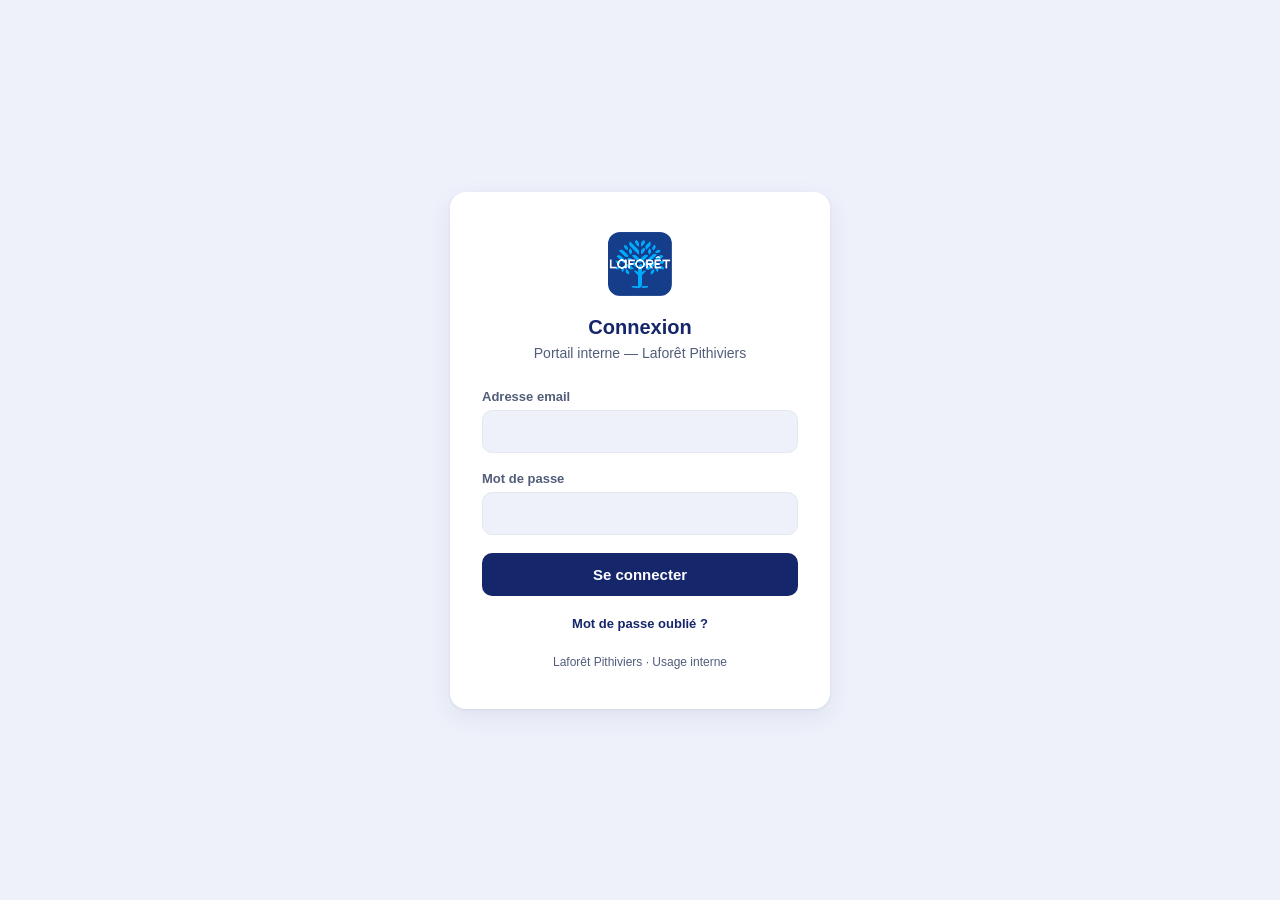
<file: generateur_mdp.html>
<!DOCTYPE html>
<html lang="fr">
<head>
<script src="theme-early.js"></script>
<meta charset="UTF-8">
<meta name="viewport" content="width=device-width, initial-scale=1.0, maximum-scale=1.0, user-scalable=no, viewport-fit=cover">
<meta name="theme-color" content="#16266b">
<meta name="mobile-web-app-capable" content="yes">
<meta name="apple-mobile-web-app-capable" content="yes">
<meta name="apple-mobile-web-app-status-bar-style" content="black-translucent">
<meta name="apple-mobile-web-app-title" content="Générateur de mots de passe">
<link rel="icon" type="image/png" href="logo_laforet.png">
<link rel="apple-touch-icon" href="logo_laforet.png">
<!--
  Content-Security-Policy : alignée sur celle des autres pages du portail.
  - connect-src inclut le projet Supabase (nécessaire à auth-guard.js pour
    vérifier la session), même si cette page elle-même ne lit/écrit aucune
    donnée : tout est généré localement, rien n'est envoyé ni stocké.
-->
<meta http-equiv="Content-Security-Policy" content="default-src 'self'; script-src 'self' 'unsafe-inline'; style-src 'self' 'unsafe-inline'; img-src 'self' data:; connect-src 'self' https://tclqiusyonocedobtoky.supabase.co; object-src 'none'; base-uri 'self'; form-action 'none'">
<title>Coffre — Générateur de mots de passe</title>
<meta name="description" content="Génère des mots de passe robustes et aléatoires directement dans le navigateur, sans rien envoyer ni stocker.">
<link rel="stylesheet" href="page-transition.css">
<link rel="stylesheet" href="toast.css">
<style>
*, *::before, *::after { box-sizing: border-box; margin: 0; padding: 0; -webkit-tap-highlight-color: transparent; }
html { overflow-x: hidden; }
body { overflow-x: hidden; }
:root {
  /* Fond, blancs, neutres — identiques à index.html / bibliotheque.html */
  --bg: #f4f6fa; --surface: #fff; --border: #e2e7f0; --border2: #c7d0e4;
  --text: #161d33; --text2: #525d7a; --text3: #7c86a3; --text4: #a8b0c4;
  /* Bleu de marque Laforêt (navy + sky) */
  --blue: #16266b; --blue-bg: #e9ecf7; --blue-border: #b9c2e0; --blue-dark: #0f1b50;
  --sky: #29a9e0; --sky-bg: #e4f4fc;
  --input-bg: #f4f6fa; --result-bg: #e9ecf7; --radius: 12px;
  /* catégories — réutilisées ici comme échelle de robustesse */
  --c-ann: var(--blue); --c-ann-bg: var(--blue-bg); --c-ann-border: var(--blue-border);
  --c-email: #dc2626; --c-email-bg: #fef2f2; --c-email-border: #fecaca;
  --c-social: #9333ea; --c-social-bg: #faf5ff; --c-social-border: #e9d5ff;
  --c-prosp: #d97706; --c-prosp-bg: #fffbeb; --c-prosp-border: #fde68a;
  --c-admin: #059669; --c-admin-bg: #ecfdf5; --c-admin-border: #a7f3d0;
}
[data-theme="dark"] {
  --bg: #0f1117; --surface: #1a1f2e; --border: #2a3148; --border2: #3a4260;
  --text: #e8ecf4; --text2: #8892aa; --text3: #6b7594; --text4: #4a5474;
  --blue: #29a9e0; --blue-bg: #1a2240; --blue-border: #2d3f70; --blue-dark: #5cc4ea;
  --sky: #29a9e0; --sky-bg: #0e2030;
  --input-bg: #232a42; --result-bg: #1a2240;
  --c-ann: var(--blue); --c-ann-bg: var(--blue-bg); --c-ann-border: var(--blue-border);
  --c-email: #f87171; --c-email-bg: #2d1010; --c-email-border: #6e1f1f;
  --c-social: #c084fc; --c-social-bg: #2d1a45; --c-social-border: #6b21a8;
  --c-prosp: #fbbf24; --c-prosp-bg: #2d2010; --c-prosp-border: #7a5a10;
  --c-admin: #34d399; --c-admin-bg: #0a2e20; --c-admin-border: #0f5a3a;
}
body { font-family: -apple-system, BlinkMacSystemFont, 'Segoe UI', Roboto, Helvetica, Arial, sans-serif; background: var(--bg); color: var(--text); min-height: 100vh; transition: background .2s, color .2s; }
:focus-visible { outline: 2px solid var(--blue); outline-offset: 2px; }

/* HEADER — identique à bibliotheque.html */
header { background: linear-gradient(135deg, #0f1b50, #16266b); border-bottom: none; box-shadow: 0 2px 16px rgba(15,27,80,.3); padding: calc(.85rem + env(safe-area-inset-top)) 1.25rem .85rem; display: flex; align-items: center; gap: 12px; position: sticky; top: 0; z-index: 100; }
.back-home { background: rgba(255,255,255,.16); border: none; color: #fff; font-size: 13px; font-weight: 700; padding: 7px 13px; border-radius: 999px; cursor: pointer; text-decoration: none; display: inline-flex; align-items: center; gap: 5px; flex-shrink: 0; white-space: nowrap; }
.back-home:hover { background: rgba(255,255,255,.26); }
.header-logo { width: 46px; height: 46px; border-radius: 12px; overflow: hidden; border: 1px solid rgba(255,255,255,.18); flex-shrink: 0; background: #fff; }
.header-logo img { width: 100%; height: 100%; object-fit: cover; display: block; }
.header-info { min-width: 0; }
.header-info h1 { font-size: 18px; font-weight: 800; color: #fff !important; line-height: 1.2; letter-spacing: .2px; white-space: nowrap; overflow: hidden; text-overflow: ellipsis; }
.header-info span { font-size: 12px; color: #fff; opacity: .78; display: block; }
.header-right { margin-left: auto; flex-shrink: 0; }
.theme-toggle { background: rgba(255,255,255,.16); border: none; color: #fff; border-radius: 20px; padding: 5px 12px; font-size: 12px; cursor: pointer; display: flex; align-items: center; gap: 6px; white-space: nowrap; }
.theme-toggle:hover { background: rgba(255,255,255,.28); }

@media (max-width: 480px) {
  .header-info span { display: none; }
  .header-info h1 { font-size: 14px; }
  .header-logo { width: 34px; height: 34px; border-radius: 9px; }
  .theme-toggle span { display: none; }
  .theme-toggle { padding: 6px 9px; }
}

/* MAIN */
main { max-width: 460px; margin: 0 auto; padding: 28px 16px calc(32px + env(safe-area-inset-bottom)); }
.section-label { font-size: 11px; font-weight: 700; color: var(--text3); text-transform: uppercase; letter-spacing: .7px; margin: 0 4px 14px; }

.card {
  background: var(--surface);
  border: 1.5px solid var(--border);
  border-radius: 16px;
  padding: 1.5rem;
  box-shadow: 0 1px 3px rgba(22,38,107,.06), 0 8px 24px rgba(22,38,107,.05);
}
[data-theme="dark"] .card { box-shadow: 0 1px 3px rgba(0,0,0,.3), 0 8px 24px rgba(0,0,0,.25); }

/* Jauge de robustesse */
.dial-row { display:flex; align-items:center; gap: 20px; margin-bottom: 24px; }
.dial { position: relative; width: 78px; height: 78px; flex: none; }
.dial svg { width:100%; height:100%; transform: rotate(-90deg); }
.dial-track { fill:none; stroke: var(--border); stroke-width: 7; }
.dial-fill { fill:none; stroke: var(--c-prosp); stroke-width: 7; stroke-linecap: round; transition: stroke-dashoffset 0.5s cubic-bezier(.4,0,.2,1), stroke 0.4s ease; }
.dial-center { position:absolute; inset:0; display:flex; align-items:center; justify-content:center; font-size: 11px; font-weight: 700; color: var(--text3); letter-spacing: .02em; }

.strength-info { flex:1; min-width: 0; }
.strength-label { font-size: 13px; font-weight: 800; letter-spacing: .03em; margin-bottom: 4px; text-transform: uppercase; transition: color 0.3s ease; }
.strength-sub { font-size: 12.5px; color: var(--text2); line-height: 1.5; }

/* Sortie du mot de passe */
.output { display:flex; align-items:center; gap:8px; background: var(--result-bg); border: 1px solid var(--border); border-radius: 10px; padding: 14px 14px; margin-bottom: 22px; }
#password { flex:1; font-family: 'SFMono-Regular', Consolas, Menlo, monospace; font-size: 16px; font-weight: 600; letter-spacing: 0.02em; background: transparent; border: none; color: var(--text); outline: none; min-width: 0; word-break: break-all; }

.icon-btn { flex: none; width: 36px; height: 36px; border-radius: 8px; border: 1px solid var(--border); background: var(--surface); color: var(--text3); cursor:pointer; display:flex; align-items:center; justify-content:center; transition: background .2s ease, color .2s ease, border-color .2s ease, transform .2s ease; }
.icon-btn:hover { background: var(--c-ann-bg); color: var(--c-ann); border-color: var(--c-ann-border); }
.icon-btn:active { transform: scale(0.94); }
.icon-btn svg { width:16px; height:16px; }
.icon-btn.copied { background: var(--c-admin-bg); color: var(--c-admin); border-color: var(--c-admin-border); transform: scale(1.08); }

/* Longueur */
.row { margin-bottom: 20px; }
.row-head { display:flex; justify-content:space-between; align-items:baseline; margin-bottom: 10px; }
.row-head label { font-size: 13px; color: var(--text2); font-weight: 600; }
.row-head .val { font-size: 14px; color: var(--c-ann); font-weight: 800; }

input[type=range] { -webkit-appearance:none; width:100%; height: 4px; border-radius: 2px; background: var(--border); outline:none; }
input[type=range]::-webkit-slider-thumb { -webkit-appearance:none; width:18px; height:18px; border-radius:50%; background: var(--c-ann); cursor:pointer; border: 3px solid var(--surface); box-shadow: 0 0 0 1px var(--c-ann-border); }
input[type=range]::-moz-range-thumb { width:18px; height:18px; border-radius:50%; background: var(--c-ann); cursor:pointer; border: 3px solid var(--surface); }

/* Options (cases à cocher) */
.toggles { display:grid; grid-template-columns: 1fr 1fr; gap: 10px; margin-bottom: 24px; }
.toggle { display:flex; align-items:center; gap:10px; padding: 11px 12px; border: 1.5px solid var(--border); border-radius: 10px; cursor:pointer; background: var(--surface); transition: all .15s; }
.toggle:hover { border-color: var(--border2); }
.toggle.active { border-color: var(--c-ann); background: var(--c-ann-bg); }
.checkbox { flex: none; width: 18px; height: 18px; border-radius: 5px; border: 1.5px solid var(--border2); background: var(--surface); display:flex; align-items:center; justify-content:center; transition: all .15s; }
.checkbox svg { width: 12px; height: 12px; opacity: 0; transition: opacity .12s; }
.toggle.active .checkbox { background: var(--c-ann); border-color: var(--c-ann); }
.toggle.active .checkbox svg { opacity: 1; }
.toggle-text { font-size: 13px; font-weight: 600; color: var(--text); }
.toggle-sample { font-size: 11px; color: var(--text3); margin-top: 1px; }
.toggle.active .toggle-text { color: var(--c-ann); }

/* Bouton Générer — même style que .btn-copy.ann du portail */
.generate {
  width: 100%;
  background: var(--c-ann); color: #fff; border: none;
  border-radius: 10px; padding: 13px 18px; font-size: 14px; font-weight: 700;
  cursor: pointer; display:flex; align-items:center; justify-content:center; gap: 8px;
  transition: opacity .15s; font-family: inherit;
}
.generate:hover { opacity: .88; }
.generate svg { width: 17px; height: 17px; }

.foot-note { text-align:center; font-size: 11.5px; color: var(--text3); margin-top: 18px; line-height: 1.5; }
</style>
</head>
<body>
<script src="supabase-lib.js"></script>
<script src="supabase-client.js"></script>
<script src="auth-guard.js"></script>
<script src="theme.js"></script>
<script src="toast.js"></script>
<script src="page-transition.js"></script>
<div id="laforet-transition"><img src="logo_laforet.png" alt="Laforêt"></div>
<div class="toast-shared" id="toast"></div>

<header>
  <a class="back-home" href="index.html" title="Retour à l'accueil" data-transition>← Accueil</a>
  <div class="header-logo">
    <img src="logo_laforet.png" alt="Laforêt" width="46" height="46">
  </div>
  <div class="header-info">
    <h1>Générateur de mots de passe</h1>
    <span>Local et hors ligne — rien n'est envoyé</span>
  </div>
  <div class="header-right">
    <button class="theme-toggle" onclick="toggleTheme()">
      <svg width="13" height="13" viewBox="0 0 24 24" fill="none" stroke="currentColor" stroke-width="2" stroke-linecap="round" stroke-linejoin="round" id="theme-icon"><circle cx="12" cy="12" r="5"/><line x1="12" y1="1" x2="12" y2="3"/><line x1="12" y1="21" x2="12" y2="23"/><line x1="4.22" y1="4.22" x2="5.64" y2="5.64"/><line x1="18.36" y1="18.36" x2="19.78" y2="19.78"/><line x1="1" y1="12" x2="3" y2="12"/><line x1="21" y1="12" x2="23" y2="12"/><line x1="4.22" y1="19.78" x2="5.64" y2="18.36"/><line x1="18.36" y1="5.64" x2="19.78" y2="4.22"/></svg>
      <span id="theme-label">Mode sombre</span>
    </button>
  </div>
</header>

<main>
  <div class="section-label">Générateur sécurisé — local</div>

  <div class="card">

    <div class="dial-row">
      <div class="dial">
        <svg viewBox="0 0 78 78">
          <circle class="dial-track" cx="39" cy="39" r="32"></circle>
          <circle class="dial-fill" id="dialFill" cx="39" cy="39" r="32"
            stroke-dasharray="201" stroke-dashoffset="201"></circle>
        </svg>
        <div class="dial-center" id="dialLabel">--</div>
      </div>
      <div class="strength-info">
        <div class="strength-label" id="strengthLabel">Réglez les paramètres</div>
        <div class="strength-sub" id="strengthSub">Ajustez la longueur et les types de caractères pour composer votre mot de passe.</div>
      </div>
    </div>

    <div class="output">
      <div style="position:relative; flex:1; display:flex;">
        <input type="text" id="password" readonly autocomplete="off" value="" placeholder="•••••••••••••">
      </div>
      <button class="icon-btn" id="copyBtn" title="Copier">
        <svg viewBox="0 0 24 24" fill="none" stroke="currentColor" stroke-width="2" stroke-linecap="round" stroke-linejoin="round"><rect x="9" y="9" width="13" height="13" rx="2"></rect><path d="M5 15H4a2 2 0 0 1-2-2V4a2 2 0 0 1 2-2h9a2 2 0 0 1 2 2v1"></path></svg>
      </button>
    </div>

    <div class="row">
      <div class="row-head">
        <label>Longueur</label>
        <span class="val" id="lengthVal">16</span>
      </div>
      <input type="range" id="lengthSlider" min="6" max="64" value="16">
    </div>

    <div class="toggles">
      <div class="toggle active" data-key="lower">
        <div class="checkbox"><svg viewBox="0 0 24 24" fill="none" stroke="#fff" stroke-width="3" stroke-linecap="round" stroke-linejoin="round"><polyline points="20 6 9 17 4 12"></polyline></svg></div>
        <div>
          <div class="toggle-text">Minuscules</div>
          <div class="toggle-sample">a b c d</div>
        </div>
      </div>
      <div class="toggle active" data-key="upper">
        <div class="checkbox"><svg viewBox="0 0 24 24" fill="none" stroke="#fff" stroke-width="3" stroke-linecap="round" stroke-linejoin="round"><polyline points="20 6 9 17 4 12"></polyline></svg></div>
        <div>
          <div class="toggle-text">Majuscules</div>
          <div class="toggle-sample">A B C D</div>
        </div>
      </div>
      <div class="toggle active" data-key="digits">
        <div class="checkbox"><svg viewBox="0 0 24 24" fill="none" stroke="#fff" stroke-width="3" stroke-linecap="round" stroke-linejoin="round"><polyline points="20 6 9 17 4 12"></polyline></svg></div>
        <div>
          <div class="toggle-text">Chiffres</div>
          <div class="toggle-sample">0 1 2 3</div>
        </div>
      </div>
      <div class="toggle active" data-key="symbols">
        <div class="checkbox"><svg viewBox="0 0 24 24" fill="none" stroke="#fff" stroke-width="3" stroke-linecap="round" stroke-linejoin="round"><polyline points="20 6 9 17 4 12"></polyline></svg></div>
        <div>
          <div class="toggle-text">Symboles</div>
          <div class="toggle-sample">! @ # $</div>
        </div>
      </div>
      <div class="toggle" data-key="ambiguous">
        <div class="checkbox"><svg viewBox="0 0 24 24" fill="none" stroke="#fff" stroke-width="3" stroke-linecap="round" stroke-linejoin="round"><polyline points="20 6 9 17 4 12"></polyline></svg></div>
        <div>
          <div class="toggle-text">Exclure ambigus</div>
          <div class="toggle-sample">l 1 I O 0</div>
        </div>
      </div>
    </div>

    <button class="generate" id="generateBtn">
      <svg viewBox="0 0 24 24" fill="none" stroke="currentColor" stroke-width="2.2" stroke-linecap="round" stroke-linejoin="round"><path d="M21 2l-2 2m-7.61 7.61a5.5 5.5 0 1 1-7.778 7.778 5.5 5.5 0 0 1 7.777-7.777zm0 0L15.5 7.5m0 0l3 3L22 7l-3-3m-3.5 3.5L19 4"></path></svg>
      Générer un mot de passe
    </button>

  </div>
  <div class="foot-note">Tout est généré dans votre navigateur — rien n'est envoyé ni stocké.</div>
</main>

<script>
  const CHARSETS = {
    lower: 'abcdefghijklmnopqrstuvwxyz',
    upper: 'ABCDEFGHIJKLMNOPQRSTUVWXYZ',
    digits: '0123456789',
    symbols: '!@#$%^&*()-_=+[]{};:,.<>?/~'
  };
  const AMBIGUOUS = /[lI1O0oB8S5Z2]/g;

  const state = {
    lower: true, upper: true, digits: true, symbols: true, ambiguous: false,
    length: 16
  };

  const lengthSlider = document.getElementById('lengthSlider');
  const lengthVal = document.getElementById('lengthVal');
  const passwordField = document.getElementById('password');
  const dialFill = document.getElementById('dialFill');
  const dialLabel = document.getElementById('dialLabel');
  const strengthLabel = document.getElementById('strengthLabel');
  const strengthSub = document.getElementById('strengthSub');
  const copyBtn = document.getElementById('copyBtn');
  const generateBtn = document.getElementById('generateBtn');
  const ICON_COPY = '<svg viewBox="0 0 24 24" fill="none" stroke="currentColor" stroke-width="2" stroke-linecap="round" stroke-linejoin="round"><rect x="9" y="9" width="13" height="13" rx="2"></rect><path d="M5 15H4a2 2 0 0 1-2-2V4a2 2 0 0 1 2-2h9a2 2 0 0 1 2 2v1"></path></svg>';
  const ICON_CHECK = '<svg viewBox="0 0 24 24" fill="none" stroke="currentColor" stroke-width="2.4" stroke-linecap="round" stroke-linejoin="round"><polyline points="20 6 9 17 4 12"></polyline></svg>';
  let _copyBtnTimer;
  const CIRC = 201;

  document.querySelectorAll('.toggle').forEach(t => {
    t.addEventListener('click', () => {
      const key = t.dataset.key;
      state[key] = !state[key];
      t.classList.toggle('active', state[key]);
      generate();
    });
  });

  lengthSlider.addEventListener('input', () => {
    state.length = parseInt(lengthSlider.value, 10);
    lengthVal.textContent = state.length;
    generate();
  });

  function buildPool(){
    let pool = '';
    if (state.lower) pool += CHARSETS.lower;
    if (state.upper) pool += CHARSETS.upper;
    if (state.digits) pool += CHARSETS.digits;
    if (state.symbols) pool += CHARSETS.symbols;
    if (state.ambiguous) pool = pool.replace(AMBIGUOUS, '');
    return pool;
  }

  function secureRandomInt(max){
    const arr = new Uint32Array(1);
    const limit = Math.floor(0xFFFFFFFF / max) * max;
    let x;
    do { crypto.getRandomValues(arr); x = arr[0]; } while (x >= limit);
    return x % max;
  }

  function generate(){
    const pool = buildPool();
    if (!pool){
      passwordField.value = '';
      updateStrength(0);
      strengthLabel.textContent = 'Aucun jeu de caractères';
      strengthLabel.style.color = 'var(--c-email)';
      strengthSub.textContent = "Activez au moins un type de caractère pour générer un mot de passe.";
      dialFill.style.stroke = 'var(--c-email)';
      dialLabel.textContent = '--';
      return;
    }

    const activeGroups = [state.lower, state.upper, state.digits, state.symbols].filter(Boolean);
    let attempt;
    let tries = 0;
    do {
      let out = '';
      for (let i = 0; i < state.length; i++){
        out += pool[secureRandomInt(pool.length)];
      }
      attempt = out;
      tries++;
    } while (tries < 12 && !satisfiesAllGroups(attempt));

    passwordField.value = attempt;
    scoreStrength(pool.length, state.length);
  }

  function satisfiesAllGroups(pw){
    const checks = [];
    if (state.lower) checks.push(/[a-z]/.test(pw));
    if (state.upper) checks.push(/[A-Z]/.test(pw));
    if (state.digits) checks.push(/[0-9]/.test(pw));
    if (state.symbols) checks.push(/[^a-zA-Z0-9]/.test(pw));
    return checks.every(Boolean);
  }

  function scoreStrength(poolSize, length){
    const entropy = Math.log2(poolSize) * length;
    updateStrength(entropy);

    let label, color, sub;
    if (entropy < 40){
      label = 'FAIBLE'; color = 'var(--c-email)';
      sub = "Facilement cassable. Augmentez la longueur ou variez les caractères.";
    } else if (entropy < 65){
      label = 'CORRECT'; color = 'var(--c-prosp)';
      sub = "Convient pour un usage courant, mais peut être renforcé.";
    } else if (entropy < 90){
      label = 'SOLIDE'; color = 'var(--c-ann)';
      sub = "Bon niveau de sécurité pour la plupart des comptes.";
    } else {
      label = 'BLINDÉ'; color = 'var(--c-admin)';
      sub = "Niveau coffre-fort — quasiment impossible à forcer.";
    }
    strengthLabel.textContent = `${label} · ${Math.round(entropy)} bits`;
    strengthLabel.style.color = color;
    strengthSub.textContent = sub;
    dialFill.style.stroke = color;
    dialLabel.textContent = Math.round(entropy);
  }

  function updateStrength(entropy){
    const pct = Math.max(0, Math.min(1, entropy / 100));
    const offset = CIRC - pct * CIRC;
    dialFill.style.strokeDashoffset = offset;
  }

  copyBtn.addEventListener('click', async () => {
    if (!passwordField.value) return;
    try {
      await navigator.clipboard.writeText(passwordField.value);
    } catch (e) {
      passwordField.select();
      document.execCommand('copy');
    }
    showToast('success', 'Mot de passe copié ✓');

    copyBtn.classList.add('copied');
    copyBtn.innerHTML = ICON_CHECK;
    clearTimeout(_copyBtnTimer);
    _copyBtnTimer = setTimeout(() => {
      copyBtn.classList.remove('copied');
      copyBtn.innerHTML = ICON_COPY;
    }, 1300);
  });

  generateBtn.addEventListener('click', generate);

  window.onload = function(){
    initTheme();
    generate();
  };
</script>
<script>
  if ('serviceWorker' in navigator) {
    navigator.serviceWorker.register('sw.js');
  }
</script>

</body>
</html>
</file>
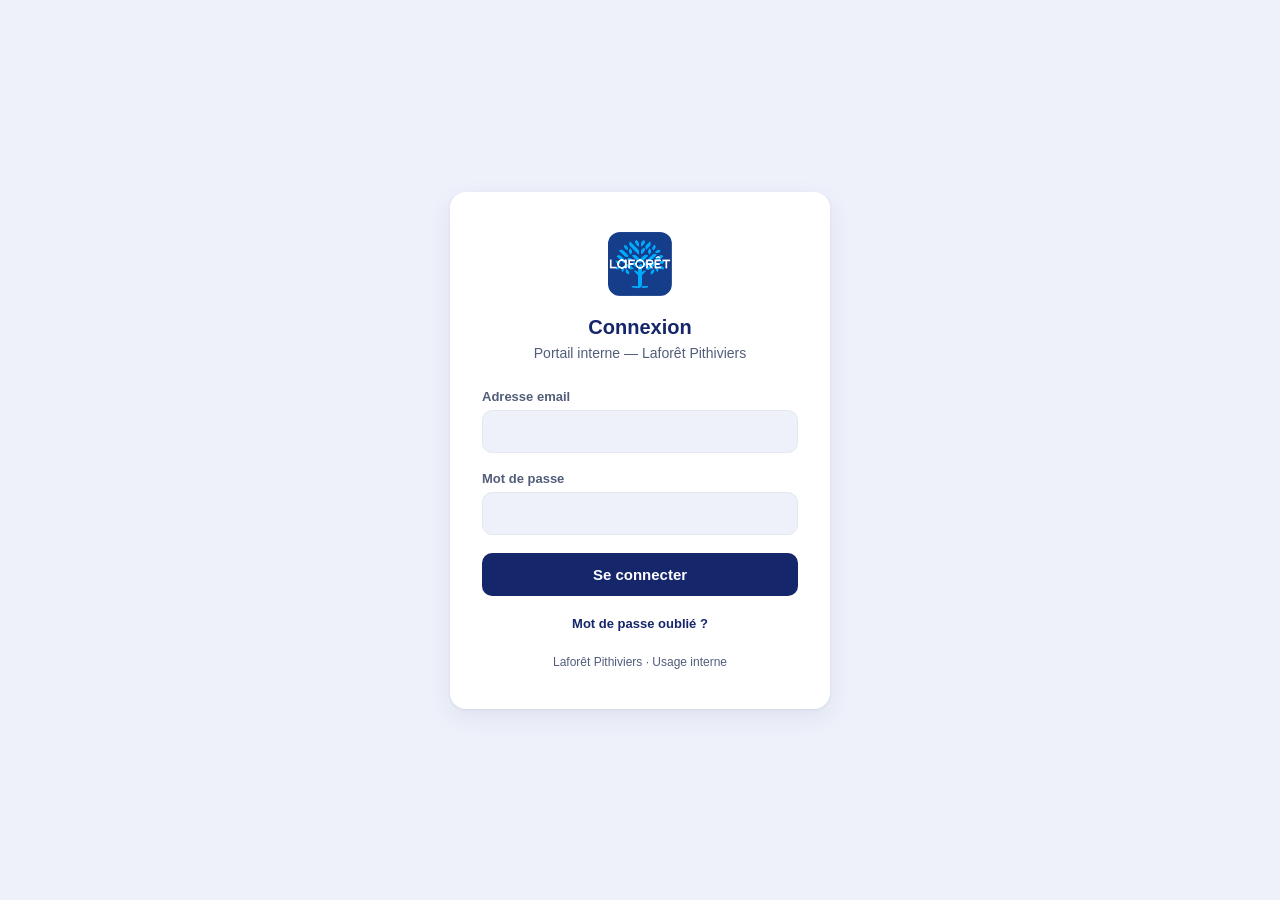
<file: login.html>
<!DOCTYPE html>
<html lang="fr">
<head>
<script src="theme-early.js"></script>
<meta charset="UTF-8">
<meta name="viewport" content="width=device-width, initial-scale=1.0, maximum-scale=1.0, user-scalable=no, viewport-fit=cover">
<meta name="theme-color" content="#16266b">
<link rel="icon" href="logo_laforet.png">
<link rel="apple-touch-icon" href="logo_laforet.png">
<!--
  Content-Security-Policy :
  - script-src 'self' : uniquement nos propres scripts (supabase-lib.js est vendorisé en local,
    plus de CDN externe).
  - connect-src 'self' https://tclqiusyonocedobtoky.supabase.co : autorise les appels vers l'API
    Supabase (auth + base de données), en plus des appels internes.
-->
<meta http-equiv="Content-Security-Policy" content="default-src 'self'; script-src 'self' 'unsafe-inline'; style-src 'self' 'unsafe-inline'; img-src 'self' data:; connect-src 'self' https://tclqiusyonocedobtoky.supabase.co; object-src 'none'; base-uri 'self'; form-action 'none'">
<title>Connexion — Laforêt Pithiviers</title>
<style>
  :root {
    --blue: #16266b;
    --blue-d: #0f1b50;
    --blue-l: #e9ecf7;
    --sky: #29a9e0;
    --bg: #eef1fa;
    --card: #fff;
    --ink: #161d33;
    --muted: #525d7a;
    --line: #e2e7f0;
    --shadow: 0 1px 3px rgba(22,38,107,.08), 0 8px 24px rgba(22,38,107,.07);
    --radius: 16px;
    --error: #c0392b;
    --error-bg: #fdecea;
  }
  [data-theme="dark"] {
    --bg:#0f1117; --card:#1a1f2e; --ink:#e8ecf4; --muted:#8892aa;
    --line:#2a3148; --shadow:0 1px 3px rgba(0,0,0,.3),0 8px 24px rgba(0,0,0,.25);
    --blue-l:#1a2240;
    --error-bg: #3a1f1f;
  }
  * { box-sizing: border-box; }
  html, body { margin: 0; padding: 0; min-height: 100%; }
  body {
    font-family: -apple-system, BlinkMacSystemFont, "Segoe UI", Roboto, Helvetica, Arial, sans-serif;
    background: var(--bg);
    color: var(--ink);
    min-height: 100vh;
    display: flex;
    align-items: center;
    justify-content: center;
    padding: 20px;
  }
  .carte {
    background: var(--card);
    border-radius: var(--radius);
    box-shadow: var(--shadow);
    padding: 40px 32px;
    width: 100%;
    max-width: 380px;
  }
  .logo {
    display: block;
    width: 64px;
    height: 64px;
    margin: 0 auto 20px;
    border-radius: 12px;
  }
  h1 {
    font-size: 20px;
    text-align: center;
    margin: 0 0 6px;
    color: var(--blue);
  }
  [data-theme="dark"] h1 { color: var(--sky); }
  p.sous-titre {
    text-align: center;
    color: var(--muted);
    font-size: 14px;
    margin: 0 0 28px;
  }
  label {
    display: block;
    font-size: 13px;
    font-weight: 600;
    color: var(--muted);
    margin-bottom: 6px;
  }
  input {
    width: 100%;
    padding: 12px 14px;
    border: 1px solid var(--line);
    border-radius: 10px;
    background: var(--bg);
    color: var(--ink);
    font-size: 15px;
    margin-bottom: 18px;
    font-family: inherit;
  }
  input:focus {
    outline: none;
    border-color: var(--sky);
  }
  button {
    width: 100%;
    padding: 13px;
    border: none;
    border-radius: 10px;
    background: var(--blue);
    color: #fff;
    font-size: 15px;
    font-weight: 600;
    cursor: pointer;
    font-family: inherit;
  }
  button:hover { background: var(--blue-d); }
  button:disabled { opacity: .6; cursor: not-allowed; }
  .message-erreur {
    background: var(--error-bg);
    color: var(--error);
    padding: 12px 14px;
    border-radius: 10px;
    font-size: 14px;
    margin-bottom: 18px;
    display: none;
  }
  .message-erreur.visible { display: block; }
  .message-succes {
    background: var(--blue-l);
    color: var(--blue);
    padding: 12px 14px;
    border-radius: 10px;
    font-size: 14px;
    margin-bottom: 18px;
    display: none;
  }
  [data-theme="dark"] .message-succes { color: var(--sky); }
  .message-succes.visible { display: block; }
  .vue { display: none; }
  .vue.active { display: block; }
  p.aide {
    text-align: center;
    color: var(--muted);
    font-size: 13px;
    margin: -8px 0 18px;
  }
  p.aide a {
    color: var(--blue);
    text-decoration: none;
    font-weight: 600;
    cursor: pointer;
  }
  [data-theme="dark"] p.aide a { color: var(--sky); }
  footer {
    text-align: center;
    font-size: 12px;
    color: var(--muted);
    margin-top: 24px;
  }
</style>
</head>
<body>

<div class="carte">
  <img class="logo" src="logo_laforet.png" alt="Laforêt Pithiviers">
  <h1 id="titreVue">Connexion</h1>
  <p class="sous-titre">Portail interne — Laforêt Pithiviers</p>

  <div id="messageErreur" class="message-erreur"></div>
  <div id="messageSucces" class="message-succes"></div>

  <!-- Vue : connexion -->
  <div class="vue active" id="vueConnexion">
    <form id="formConnexion">
      <label for="email">Adresse email</label>
      <input type="email" id="email" autocomplete="username" required>

      <label for="motdepasse">Mot de passe</label>
      <input type="password" id="motdepasse" autocomplete="current-password" required>

      <button type="submit" id="btnConnexion">Se connecter</button>
    </form>
    <p class="aide" style="margin-top:20px"><a id="lienMdpOublie">Mot de passe oublié ?</a></p>
  </div>

  <!-- Vue : mot de passe oublié -->
  <div class="vue" id="vueMdpOublie">
    <p class="aide" style="margin-top:0">Saisissez votre email, vous recevrez un lien pour choisir un nouveau mot de passe.</p>
    <form id="formMdpOublie">
      <label for="emailMdpOublie">Adresse email</label>
      <input type="email" id="emailMdpOublie" autocomplete="username" required>

      <button type="submit" id="btnMdpOublie">Envoyer le lien</button>
    </form>
    <p class="aide"><a id="lienRetourConnexion">Retour à la connexion</a></p>
  </div>

  <footer>Laforêt Pithiviers · Usage interne</footer>
</div>

<script src="supabase-lib.js"></script>
<script src="supabase-client.js"></script>
<script>
// Si l'utilisateur est déjà connecté, on le renvoie directement vers le portail.
(async function () {
  const utilisateur = await getUtilisateurConnecte();
  if (utilisateur) {
    window.location.href = 'index.html';
  }
})();

const messageErreur = document.getElementById('messageErreur');
const messageSucces = document.getElementById('messageSucces');
const titreVue = document.getElementById('titreVue');

function afficherErreur(texte) {
  messageSucces.classList.remove('visible');
  messageErreur.textContent = texte;
  messageErreur.classList.add('visible');
}

function afficherSucces(texte) {
  messageErreur.classList.remove('visible');
  messageSucces.textContent = texte;
  messageSucces.classList.add('visible');
}

function masquerMessages() {
  messageErreur.classList.remove('visible');
  messageSucces.classList.remove('visible');
}

// --- Navigation entre les vues (connexion / mot de passe oublié) ---
// La création de compte se fait désormais uniquement via un lien d'invitation
// (accepter-invitation.html), plus depuis cette page.

const titres = {
  connexion: 'Connexion',
  mdpoublie: 'Mot de passe oublié'
};

// Correspondance explicite nom de vue -> id de la div, pour éviter tout bug
// de casse (ex: "mdpoublie" ne donne pas naturellement "vueMdpOublie").
const idsVues = {
  connexion: 'vueConnexion',
  mdpoublie: 'vueMdpOublie'
};

function afficherVue(nomVue) {
  masquerMessages();
  document.querySelectorAll('.vue').forEach(function (v) { v.classList.remove('active'); });
  document.getElementById(idsVues[nomVue]).classList.add('active');
  titreVue.textContent = titres[nomVue] || 'Connexion';
}

document.getElementById('lienMdpOublie').addEventListener('click', function () {
  afficherVue('mdpoublie');
});

document.getElementById('lienRetourConnexion').addEventListener('click', function () {
  afficherVue('connexion');
});

// --- Connexion ---

const formConnexion = document.getElementById('formConnexion');
const btnConnexion = document.getElementById('btnConnexion');

formConnexion.addEventListener('submit', async function (e) {
  e.preventDefault();
  masquerMessages();

  const email = document.getElementById('email').value.trim();
  const motdepasse = document.getElementById('motdepasse').value;

  btnConnexion.disabled = true;
  btnConnexion.textContent = 'Connexion...';

  const { data, error } = await supabaseClient.auth.signInWithPassword({
    email: email,
    password: motdepasse
  });

  btnConnexion.disabled = false;
  btnConnexion.textContent = 'Se connecter';

  if (error) {
    afficherErreur('Email ou mot de passe incorrect.');
    return;
  }

  // Connexion réussie : redirection vers le portail d'accueil.
  window.location.href = 'index.html';
});

// --- Mot de passe oublié ---

const formMdpOublie = document.getElementById('formMdpOublie');
const btnMdpOublie = document.getElementById('btnMdpOublie');

formMdpOublie.addEventListener('submit', async function (e) {
  e.preventDefault();
  masquerMessages();

  const email = document.getElementById('emailMdpOublie').value.trim();

  btnMdpOublie.disabled = true;
  btnMdpOublie.textContent = 'Envoi...';

  const { error } = await demanderReinitialisationMdp(email);

  btnMdpOublie.disabled = false;
  btnMdpOublie.textContent = 'Envoyer le lien';

  if (error) {
    afficherErreur("Impossible d'envoyer l'email. Réessayez.");
    return;
  }

  formMdpOublie.reset();
  afficherSucces('Si un compte existe avec cet email, un lien de réinitialisation vient de vous être envoyé.');
});
</script>
<script>
  if ('serviceWorker' in navigator) {
    navigator.serviceWorker.register('sw.js');
  }
</script>
</body>
</html>
</file>
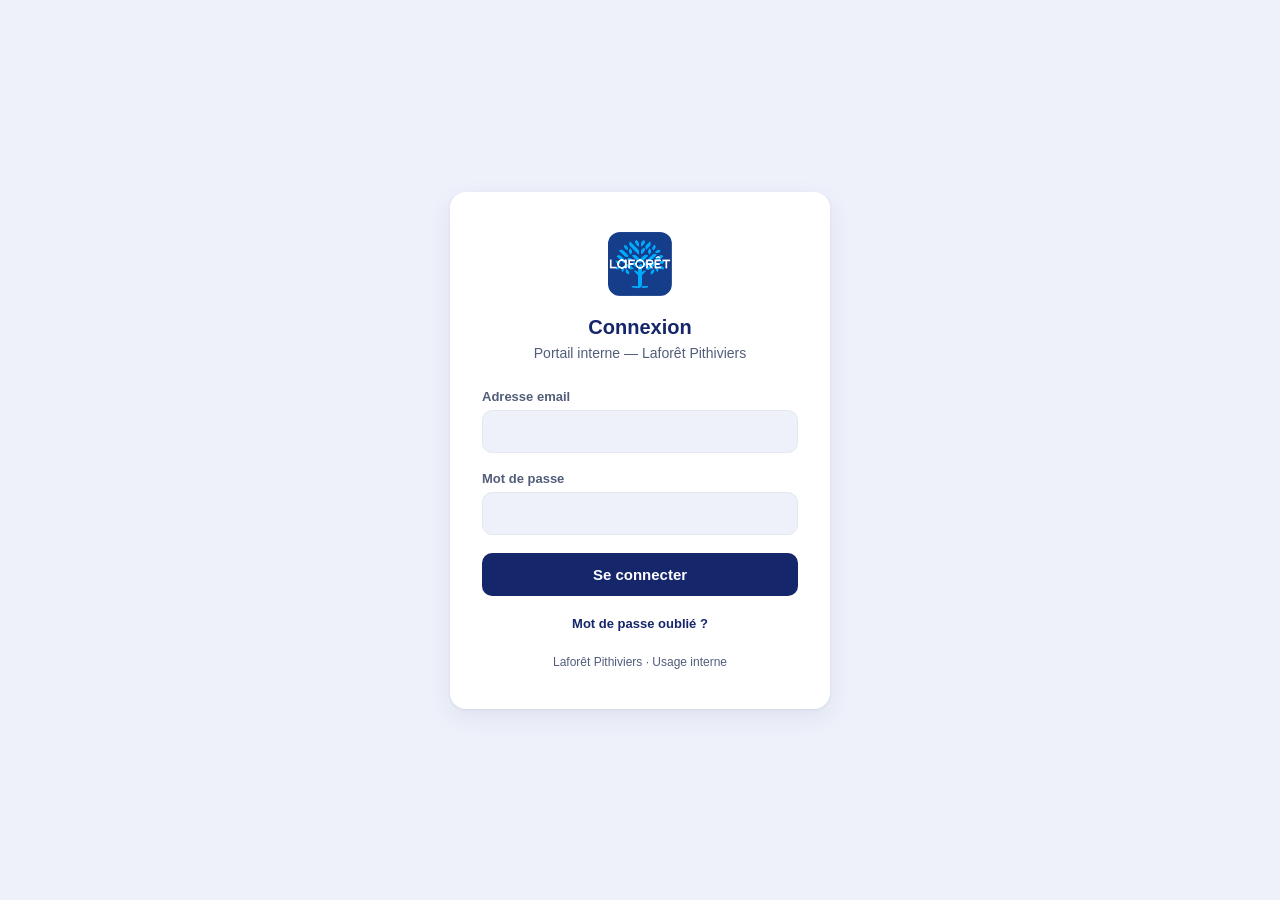
<file: photoimmo.html>
<!DOCTYPE html>
<html lang="fr">
<head>
<script src="theme-early.js"></script>
<meta charset="UTF-8">
<meta name="viewport" content="width=device-width, initial-scale=1.0, maximum-scale=1.0, user-scalable=no, viewport-fit=cover">
<meta name="theme-color" content="#16266b">
<meta http-equiv="Content-Security-Policy" content="default-src 'self'; img-src 'self' data: blob:; media-src 'self' blob:; script-src 'self' 'unsafe-inline'; style-src 'self' 'unsafe-inline'; connect-src 'self' https://tclqiusyonocedobtoky.supabase.co; object-src 'none'; base-uri 'self'; form-action 'none'">
<link rel="icon" href="logo_laforet.png">
<link rel="apple-touch-icon" href="logo_laforet.png">
<meta name="mobile-web-app-capable" content="yes">
<meta name="apple-mobile-web-app-capable" content="yes">
<meta name="apple-mobile-web-app-status-bar-style" content="black-translucent">
<meta name="apple-mobile-web-app-title" content="PhotoImmo">
<title>PhotoImmo Pro — Laforêt</title>
<meta name="description" content="Notez et gérez vos photos de biens immobiliers pièce par pièce, avec guide de prise de vue — Laforêt Pithiviers.">
<style>
  :root{
    --green:#16266b; --green-d:#0f1b50; --green-l:#e9ecf7;
    --gold:#29a9e0; --gold-l:#e4f4fc;
    --bg:#f4f6fa; --card:#fff; --ink:#161d33; --muted:#525d7a;
    --line:#e2e7f0; --shadow:0 1px 3px rgba(22,38,107,.08),0 8px 24px rgba(22,38,107,.07);
    --radius:16px; --ok:#0f6b3f; --mid:#b07d12; --bad:#c0492f;
    --ok-bg:#eaf6ef; --ok-border:#3f9d6b; --ok-ink:#0f6b3f;
    --import:#7c5cff; --import-bg:#f2efff; --import-border:#d8cdff;
    --pbar-bg:#e6eaf2; --bar-bg:#eceef3;
    --priority-bg:#fff4e6; --priority-border:#f0a44a; --priority-accent:#e8862a; --priority-ink:#5b3b12;
  }
  [data-theme="dark"]{
    --bg:#0f1117; --card:#1a1f2e; --ink:#e8ecf4; --muted:#8892aa;
    --line:#2a3148; --shadow:0 1px 3px rgba(0,0,0,.3),0 8px 24px rgba(0,0,0,.25);
    --green:#29a9e0; --green-d:#5cc4ea; --green-l:#1a2240; --gold-l:#0e2030;
    --ok-bg:#123524; --ok-border:#1f6b46; --ok-ink:#6fd9a0;
    --import:#a78bfa; --import-bg:#241f3a; --import-border:#4a3f78;
    --pbar-bg:#252c42; --bar-bg:#252c42;
    --priority-bg:#2a1f0e; --priority-border:#8a5a1a; --priority-accent:#e8862a; --priority-ink:#e0c090;
  }
  *{box-sizing:border-box;-webkit-tap-highlight-color:transparent}
  html,body{margin:0;padding:0}
  body{font-family:-apple-system,BlinkMacSystemFont,"Segoe UI",Roboto,Helvetica,Arial,sans-serif;
    background:var(--bg);color:var(--ink);line-height:1.5;padding-bottom:env(safe-area-inset-bottom)}
  :focus-visible{outline:2px solid var(--gold);outline-offset:2px}
  header{background:linear-gradient(135deg,#0f1b50,#16266b);color:#fff;
    padding:calc(16px + env(safe-area-inset-top)) 18px 16px;position:sticky;top:0;z-index:50;box-shadow:0 2px 16px rgba(15,46,29,.25)}
  .h-top{display:flex;align-items:center;gap:12px}
  .logo{width:46px;height:46px;border-radius:12px;overflow:hidden;flex:none;border:1px solid rgba(255,255,255,.18);background:#fff}
  .logo img{width:100%;height:100%;object-fit:cover;display:block}
  header h1{font-size:18px;margin:0;font-weight:800;letter-spacing:.2px}
  header p{margin:2px 0 0;font-size:12px;opacity:.85}
  .back-home{background:rgba(255,255,255,.16);border:none;color:#fff;font-size:13px;font-weight:700;padding:8px 13px;border-radius:999px;cursor:pointer;text-decoration:none;display:inline-flex;align-items:center;gap:5px;flex:none}
  .wrap{max-width:760px;margin:0 auto;padding:16px 16px 90px}

  /* bandeau de statut hors-ligne / synchro — mêmes couleurs et pleine largeur que blog.html / bibliotheque.html / dossier.html */
  .sync-banner{display:none;align-items:center;gap:9px;
    padding:9px 16px;font-size:12.5px;font-weight:700;position:sticky;top:0;z-index:49}
  .sync-banner.show{display:flex}
  .sync-banner .sb-dot{width:8px;height:8px;border-radius:50%;flex:none}
  .sync-banner .sb-txt{flex:1;min-width:0}
  .sync-banner.offline{background:#fffbeb;color:#d97706;border-bottom:1.5px solid #fde68a}
  .sync-banner.offline .sb-dot{background:#d97706}
  .sync-banner.syncing{background:var(--gold-l);color:var(--green-d);border-bottom:1.5px solid var(--gold)}
  .sync-banner.syncing .sb-dot{background:var(--gold);animation:sbPulse 1s ease-in-out infinite}
  .sync-banner.synced{background:#ecfdf5;color:#059669;border-bottom:1.5px solid #a7f3d0}
  .sync-banner.synced .sb-dot{background:#059669}
  [data-theme="dark"] .sync-banner.offline{background:#2d2010;color:#fbbf24;border-bottom-color:#7a5a10}
  [data-theme="dark"] .sync-banner.offline .sb-dot{background:#fbbf24}
  [data-theme="dark"] .sync-banner.synced{background:#0a2e20;color:#34d399;border-bottom-color:#0f5a3a}
  [data-theme="dark"] .sync-banner.synced .sb-dot{background:#34d399}
  @keyframes sbPulse{0%,100%{opacity:1}50%{opacity:.35}}
  .section-title{font-size:13px;font-weight:700;color:var(--muted);text-transform:uppercase;letter-spacing:.6px;margin:22px 4px 10px}
  .section-title:first-child{margin-top:4px}

  .btn{border:none;border-radius:14px;font-weight:800;cursor:pointer;font-size:15.5px;padding:15px;min-height:54px;display:flex;align-items:center;justify-content:center;gap:9px;transition:.12s}
  .btn:active{transform:scale(.98)}
  .btn-primary{background:linear-gradient(135deg,var(--green),#2b6fc4);color:#fff;box-shadow:var(--shadow);width:100%}
  .btn-gold{background:var(--gold);color:#06243f;width:100%}
  .btn-ghost{background:var(--card);color:var(--ink);border:1.5px solid var(--line)}
  #nbType .btn[aria-pressed="true"]{background:var(--green);color:#fff;border-color:var(--green)}
  .btn-green{background:var(--ok);color:#fff}
  .btn-row{display:flex;gap:10px}
  .btn-row>*{flex:1}

  /* cards biens */
  .bien-card{background:var(--card);border:1.5px solid var(--line);border-radius:var(--radius);padding:15px 16px;box-shadow:var(--shadow);margin-bottom:11px;cursor:pointer;display:flex;align-items:center;gap:13px}
  .bien-card:active{transform:scale(.99)}
  .bien-ic{width:46px;height:46px;border-radius:12px;background:var(--green-l);display:grid;place-items:center;font-size:24px;flex:none}
  .bien-main{flex:1;min-width:0}
  .bien-addr{font-weight:800;font-size:15.5px;white-space:nowrap;overflow:hidden;text-overflow:ellipsis}
  .bien-sub{font-size:12.5px;color:var(--muted);margin-top:2px}
  .bien-prog{font-size:12px;font-weight:700;color:var(--green);background:var(--green-l);padding:4px 10px;border-radius:999px;flex:none}
  .bien-del{background:none;border:none;color:var(--muted);font-size:20px;cursor:pointer;flex:none;padding:4px}
  .empty{text-align:center;color:var(--muted);font-size:14.5px;padding:40px 20px;line-height:1.6}

  /* progress bar */
  .pbar{height:9px;border-radius:99px;background:var(--pbar-bg);overflow:hidden;margin-top:8px}
  .pbar>i{display:block;height:100%;background:var(--green);border-radius:99px;transition:width .4s}

  /* room rows (shot list) */
  .roomlist{display:flex;flex-direction:column;gap:9px}
  .roomrow{background:var(--card);border:1.5px solid var(--line);border-radius:14px;padding:12px 14px;display:flex;align-items:center;gap:12px;box-shadow:var(--shadow)}
  .roomrow.done{border-color:var(--ok-border);background:var(--ok-bg)}
  .roomrow .rr-ic{font-size:25px;flex:none}
  .roomrow .rr-main{flex:1;min-width:0}
  .roomrow .rr-name{font-weight:800;font-size:14.5px}
  .roomrow .rr-sub{font-size:12px;color:var(--muted);margin-top:1px}
  .roomrow .rr-badge{font-size:12px;font-weight:800;color:#fff;border-radius:8px;padding:3px 8px;flex:none}
  .rr-badge.ok{background:var(--ok)} .rr-badge.mid{background:var(--mid)} .rr-badge.bad{background:var(--bad)}
  .rr-act{display:flex;gap:7px;flex:none}
  .rr-shoot{background:var(--green);color:#fff;border:none;border-radius:10px;width:42px;height:42px;font-size:19px;cursor:pointer;display:grid;place-items:center}
  .rr-guide{background:var(--priority-bg);color:var(--priority-accent);border:1.5px solid var(--priority-border);border-radius:10px;width:42px;height:42px;font-size:17px;cursor:pointer;display:grid;place-items:center}
  .rr-import{background:var(--import-bg);color:var(--import);border:1.5px solid var(--import-border);border-radius:10px;width:42px;height:42px;font-size:17px;cursor:pointer;display:grid;place-items:center}
  .rr-cmp{background:var(--gold);color:#06243f;border:none;border-radius:10px;width:42px;height:42px;font-size:17px;cursor:pointer;display:grid;place-items:center}

  /* overlay screens */
  .screen{position:fixed;inset:0;background:var(--bg);z-index:100;overflow-y:auto;-webkit-overflow-scrolling:touch;display:none}
  .screen.open{display:block;animation:fade .2s ease}
  @keyframes fade{from{opacity:0}to{opacity:1}}
  .s-head{background:linear-gradient(135deg,#0f1b50,#16266b);color:#fff;padding:calc(13px + env(safe-area-inset-top)) 16px 16px;position:sticky;top:0;z-index:5;display:flex;align-items:center;gap:12px}
  .s-back{background:rgba(255,255,255,.16);border:none;color:#fff;font-size:14px;font-weight:700;padding:9px 14px;border-radius:999px;cursor:pointer}
  .s-title{font-size:17px;font-weight:800;margin:0;flex:1;min-width:0;overflow:hidden;text-overflow:ellipsis;white-space:nowrap}
  .s-body{max-width:760px;margin:0 auto;padding:16px 16px 90px}
  /* Bouton mode sombre — même style pill que bibliotheque.html / blog.html (DA du portail) */
  .dark-toggle{background:rgba(255,255,255,.16);border:none;color:#fff;border-radius:20px;padding:5px 12px;font-size:12px;font-weight:600;cursor:pointer;display:flex;align-items:center;gap:6px;white-space:nowrap;flex:none;margin-left:auto;font-family:inherit}
  .dark-toggle:hover{background:rgba(255,255,255,.28)}
  @media (max-width:640px){
    .dark-toggle{padding:6px 9px}
    .dark-toggle span{display:none}
  }

  /* camera */
  #camWrap{position:fixed;inset:0;background:#000;z-index:200;display:none;flex-direction:column}
  #camWrap.open{display:flex}
  .cam-stage{position:relative;flex:1;overflow:hidden;background:#000}
  #camVideo{width:100%;height:100%;object-fit:cover;display:block}
  #camGuide{position:absolute;inset:0;width:100%;height:100%;pointer-events:none}
  .cam-top{position:absolute;top:0;left:0;right:0;padding:calc(10px + env(safe-area-inset-top)) 14px 10px;display:flex;align-items:center;gap:10px;background:linear-gradient(#000a,transparent);z-index:3}
  .cam-top .ct-title{color:#fff;font-weight:800;font-size:15px;flex:1;text-align:center}
  .cam-x{background:rgba(255,255,255,.18);border:none;color:#fff;width:40px;height:40px;border-radius:50%;font-size:20px;cursor:pointer}
  .cam-chips{position:absolute;left:0;right:0;bottom:118px;display:flex;flex-wrap:wrap;gap:7px;justify-content:center;padding:0 14px;z-index:3}
  .cam-chip{font-size:12.5px;font-weight:800;padding:6px 11px;border-radius:999px;color:#fff;background:rgba(0,0,0,.5);backdrop-filter:blur(3px);display:flex;align-items:center;gap:5px}
  .cam-chip.ok{background:rgba(15,107,63,.85)} .cam-chip.warn{background:rgba(192,73,47,.9)} .cam-chip.lvl{background:rgba(176,125,18,.9)}
  .cam-bar{position:absolute;left:0;right:0;bottom:0;padding:16px 0 calc(20px + env(safe-area-inset-bottom));display:flex;align-items:center;justify-content:center;gap:34px;background:linear-gradient(transparent,#000a);z-index:3}
  .shutter{width:74px;height:74px;border-radius:50%;background:#fff;border:5px solid rgba(255,255,255,.45);cursor:pointer}
  .shutter:active{transform:scale(.94)}
  .cam-side{width:48px;height:48px;border-radius:50%;background:rgba(255,255,255,.18);border:none;color:#fff;font-size:20px;cursor:pointer}
  .cam-msg{position:absolute;inset:0;display:grid;place-items:center;padding:30px;text-align:center;color:#fff;font-size:15px;line-height:1.6;z-index:4}

  /* score */
  .thumb{width:100%;max-height:58vh;object-fit:contain;background:#0d1430;border-radius:12px;margin:6px 0 12px;display:block;image-orientation:from-image}
  /* rotation EXIF manuelle (fallback iOS) */
  .thumb[data-rot="90"] {transform:rotate(90deg);max-height:none;width:58vh;margin:auto;display:block}
  .thumb[data-rot="180"]{transform:rotate(180deg)}
  .thumb[data-rot="270"]{transform:rotate(270deg);max-height:none;width:58vh;margin:auto;display:block}
  .thumb-wrap{position:relative;overflow:hidden}
  .thumb-wrap canvas{position:absolute;inset:0;width:100%;height:100%;object-fit:contain;pointer-events:none;border-radius:12px}
  .ov-toggle{display:flex;gap:8px;margin:0 0 12px}
  .ov-toggle button{flex:1;border:1.5px solid var(--line);background:var(--card);border-radius:10px;padding:10px;font-size:13px;font-weight:700;cursor:pointer;color:var(--ink)}
  .ov-toggle button[aria-pressed="true"]{background:var(--green);color:#fff;border-color:var(--green)}
  .score-hero{text-align:center;padding:6px 0 2px}
  .gauge{position:relative;width:160px;height:160px;margin:4px auto}
  .gauge svg{transform:rotate(-90deg)}
  .gauge .val{position:absolute;inset:0;display:grid;place-items:center}
  .gauge .num{font-size:44px;font-weight:800;line-height:1}
  .gauge .den{font-size:12px;color:var(--muted);font-weight:600}
  .verdict{font-size:17px;font-weight:800;margin:4px 0 2px}
  .verdict-sub{font-size:13px;color:var(--muted);margin-bottom:6px;padding:0 8px}
  .priority{background:var(--priority-bg);border:1.5px solid var(--priority-border);border-left:5px solid var(--priority-accent);border-radius:12px;padding:12px 14px;margin:2px 0 14px;font-size:14px;color:var(--priority-ink);line-height:1.5}
  .priority .pt{font-weight:800;display:block;margin-bottom:3px;color:#9a5b12}
  .priority.good{background:var(--ok-bg);border-color:var(--ok-border);border-left-color:var(--ok);color:var(--ok-ink)}
  .priority.good .pt{color:var(--ok-ink)}
  .metric{margin-bottom:12px}
  .metric .top{display:flex;justify-content:space-between;align-items:baseline;font-size:14px;margin-bottom:5px}
  .metric .mname{font-weight:700}.metric .mscore{font-weight:800}
  .bar{height:9px;border-radius:99px;background:var(--bar-bg);overflow:hidden}
  .bar>i{display:block;height:100%;border-radius:99px;transition:width .5s}
  .bar.ok>i{background:var(--ok)}.bar.mid>i{background:var(--gold)}.bar.bad>i{background:#d0664f}
  .mtip{font-size:13.5px;color:var(--muted);margin-top:5px;line-height:1.5}.mtip.warn{color:#9a3b2e}
  .score-actions{display:flex;flex-wrap:wrap;gap:10px;margin:16px 0 6px}
  .score-actions button{flex:1;border-radius:12px;padding:15px;min-height:52px;font-size:15px;font-weight:700;cursor:pointer;border:1.5px solid var(--line);background:var(--card);color:var(--ink)}

  /* compare */
  .cmp-grid{display:flex;gap:10px;overflow-x:auto;padding-bottom:6px}
  .cmp-card{flex:none;width:46%;max-width:230px;background:var(--card);border:1.5px solid var(--line);border-radius:14px;overflow:hidden;box-shadow:var(--shadow);cursor:pointer;transition:.15s}
  .cmp-card:active{transform:scale(.97)}
  .cmp-card.best{border-color:var(--gold);box-shadow:0 0 0 2px var(--gold)}
  .cmp-card.kept{border-color:var(--ok);box-shadow:0 0 0 2px var(--ok)}
  .cmp-card img{width:100%;height:130px;object-fit:cover;display:block;background:#0d1430}
  .cmp-info{padding:10px 11px}
  .cmp-score{font-size:22px;font-weight:800}
  .cmp-state{width:100%;margin-top:8px;border-radius:9px;padding:9px;font-weight:800;font-size:13px;text-align:center;background:var(--green-l);color:var(--green)}
  .cmp-card.kept .cmp-state{background:var(--ok);color:#fff}
  .cmp-actions{display:flex;gap:7px;margin-top:8px}
  .cmp-actions .cmp-state{margin-top:0;flex:1}
  .cmp-save{flex:none;width:40px;height:40px;border-radius:9px;border:1.5px solid var(--line);background:var(--card);color:var(--ink);cursor:pointer;display:grid;place-items:center}
  .cmp-save:active{transform:scale(.95)}
  .cmp-del{flex:none;width:40px;height:40px;border-radius:9px;border:1.5px solid var(--bad);background:var(--card);color:var(--bad);cursor:pointer;display:grid;place-items:center}
  .cmp-del:active{transform:scale(.95)}
  /* jauge de stockage cloud (bucket Supabase Storage) — voir updateCloudStorageInfo() */
  .cloud-storage-line{display:flex;align-items:center;gap:4px;flex-wrap:wrap}
  .cloud-storage-line button{border:none;background:none;color:var(--muted);cursor:pointer;font-size:11px;text-decoration:underline;padding:0}
  .cmp-card img{cursor:zoom-in}

  /* lightbox */
  #lightbox{position:fixed;inset:0;background:#000;z-index:300;display:none;flex-direction:column}
  #lightbox.open{display:flex}
  .lb-top{position:absolute;top:0;left:0;right:0;padding:calc(10px + env(safe-area-inset-top)) 14px 10px;display:flex;align-items:center;z-index:2;background:linear-gradient(#000a,transparent)}
  .lb-close{background:rgba(255,255,255,.18);border:none;color:#fff;width:40px;height:40px;border-radius:50%;font-size:20px;cursor:pointer;margin-left:auto}
  .lb-stage{flex:1;overflow:hidden;position:relative;display:flex;align-items:center;justify-content:center;touch-action:none}
  .lb-stage img{max-width:100%;max-height:100%;object-fit:contain;user-select:none;-webkit-user-drag:none;transform-origin:center center;transition:transform .08s linear}

  /* guide (room detail) */
  .accroche{background:var(--gold-l);border-left:4px solid var(--gold);border-radius:10px;padding:12px 14px;font-size:14px;margin-bottom:14px;color:#1c3050}
  .gcard{background:var(--card);border:1px solid var(--line);border-radius:var(--radius);padding:14px 15px;margin-bottom:11px;box-shadow:var(--shadow)}
  .gcard h3{margin:0 0 9px;font-size:13.5px;font-weight:800;color:var(--green);text-transform:uppercase;letter-spacing:.4px}
  .gcard p{margin:0;font-size:14.5px}.gcard ul{margin:0;padding-left:18px;font-size:14.5px}.gcard li{margin:5px 0}
  .srow{display:flex;gap:10px;font-size:14px;padding:6px 0;border-bottom:1px dashed var(--line)}
  .srow:last-child{border-bottom:none}.slabel{flex:none;width:92px;font-weight:700;color:var(--muted);font-size:12px;text-transform:uppercase}
  .eviter h3{color:#9a3b2e}.eviter li{color:#9a3b2e}

  /* Modale de confirmation (remplace les confirm() natifs du navigateur — même style que la Bibliothèque) */
  #confirm-overlay{position:fixed;inset:0;background:rgba(15,20,40,.55);display:none;align-items:center;justify-content:center;z-index:99998;padding:20px;backdrop-filter:blur(2px)}
  #confirm-overlay.show{display:flex}
  #confirm-box{background:var(--card);border:1px solid var(--line);border-radius:16px;max-width:380px;width:100%;padding:22px 22px 18px;box-shadow:0 20px 50px rgba(15,20,40,.3);animation:confirmIn .18s ease}
  @keyframes confirmIn{from{opacity:0;transform:translateY(8px) scale(.98)}to{opacity:1;transform:translateY(0) scale(1)}}
  #confirm-box h3{margin:0 0 8px;font-size:16px;font-weight:800;color:var(--ink)}
  #confirm-box p{margin:0 0 18px;font-size:13.5px;line-height:1.5;color:var(--muted)}
  #confirm-actions{display:flex;gap:10px;justify-content:flex-end}
  #confirm-actions button{border-radius:9px;padding:9px 16px;font-size:13px;font-weight:700;cursor:pointer;border:1px solid var(--line);font-family:inherit}
  #confirm-cancel-btn{background:var(--bg);color:var(--muted)}
  #confirm-cancel-btn:hover{background:var(--line)}
  #confirm-ok-btn{background:#dc2626;border-color:#dc2626;color:#fff}
  #confirm-ok-btn:hover{background:#b91c1c}
  #confirm-ok-btn:disabled{background:var(--line);border-color:var(--line);color:var(--muted);cursor:not-allowed}
  #confirm-type-wrap{display:none;margin:-8px 0 18px}
  #confirm-type-wrap.show{display:block}
  #confirm-type-input{width:100%;padding:10px 12px;border:1px solid var(--line);border-radius:9px;background:var(--bg);color:var(--ink);font-size:13.5px;font-family:inherit;margin-bottom:4px;box-sizing:border-box}
  #confirm-type-input:focus{outline:none;border-color:#dc2626}
  #confirm-type-hint{font-size:11.5px;color:var(--muted)}
  .footer-note{text-align:center;color:var(--muted);font-size:12px;margin-top:22px;line-height:1.6}
  /* fiche imprimable (export PDF local) */
  #printArea{display:none}
  #printArea .pa-head{background:#0f1b50;color:#fff;padding:14px 16px;border-radius:8px;margin-bottom:14px}
  #printArea .pa-head h2{margin:0;font-size:18px}
  #printArea .pa-sub{font-size:12px;opacity:.9;margin-top:4px}
  #printArea .pa-grid{display:grid;grid-template-columns:1fr 1fr;gap:12px}
  #printArea figure{margin:0;break-inside:avoid;page-break-inside:avoid}
  #printArea img{width:100%;height:150px;object-fit:cover;border-radius:8px;background:#0d1430;display:block}
  #printArea figcaption{font-size:12px;font-weight:700;margin-top:5px}
  @media print{
    header,.wrap,.screen,#camWrap,.toast,input,#work,canvas#work{display:none!important}
    #printArea{display:block!important;padding:0}
    body{background:var(--bg)}
    @page{margin:12mm}
  }
</style>
<link rel="stylesheet" href="page-transition.css">
<link rel="stylesheet" href="toast.css">
</head>
<body>
<script src="supabase-lib.js"></script>
<script src="supabase-client.js"></script>
<script src="auth-guard.js"></script>
<script src="html-utils.js"></script>
<script src="toast.js"></script>
<script src="page-transition.js"></script>
<div id="laforet-transition"><img src="logo_laforet.png" alt="Laforêt"></div>
<header>
  <div class="h-top">
    <a class="back-home" href="index.html" title="Retour à l'accueil" data-transition><svg viewBox="0 0 24 24" width="14" height="14" fill="none" stroke="currentColor" stroke-width="2.3" stroke-linecap="round" stroke-linejoin="round" style="vertical-align:-2px"><path d="m12 19-7-7 7-7"/><path d="M19 12H5"/></svg> Accueil</a>
    <div class="logo"><img src="logo_laforet.png" alt="Laforêt"></div>
    <div>
      <h1>PhotoImmo <span style="font-size:11px;font-weight:700;letter-spacing:1.5px;background:var(--gold);color:#0f1b50;padding:2px 6px;border-radius:5px;vertical-align:middle">PRO</span></h1>
      <p>Shooting guidé, noté et livré — par bien</p>
    </div>
    <button class="dark-toggle" title="Mode sombre" aria-label="Basculer le mode sombre"><svg class="dark-toggle-icon" viewBox="0 0 24 24" width="13" height="13" fill="none" stroke="currentColor" stroke-width="2" stroke-linecap="round" stroke-linejoin="round"><path d="M21 12.79A9 9 0 1 1 11.21 3 7 7 0 0 0 21 12.79z"/></svg><span class="dark-toggle-label">Mode sombre</span></button>
  </div>
</header>

<div class="sync-banner" id="syncBanner" role="status" aria-live="polite">
  <span class="sb-dot"></span><span class="sb-txt" id="syncBannerTxt"></span>
</div>

<div class="wrap" id="home"></div>

<!-- BIEN -->
<div class="screen" id="bienScreen"><div class="s-head"><button class="s-back" data-close="bienScreen">‹ Mes biens</button><h2 class="s-title" id="bienTitle">Bien</h2><button class="dark-toggle" title="Mode sombre" aria-label="Basculer le mode sombre"><svg class="dark-toggle-icon" viewBox="0 0 24 24" width="13" height="13" fill="none" stroke="currentColor" stroke-width="2" stroke-linecap="round" stroke-linejoin="round"><path d="M21 12.79A9 9 0 1 1 11.21 3 7 7 0 0 0 21 12.79z"/></svg><span class="dark-toggle-label">Mode sombre</span></button></div><div class="s-body" id="bienBody"></div></div>
<!-- GUIDE -->
<div class="screen" id="guideScreen"><div class="s-head"><button class="s-back" data-close="guideScreen">‹ Retour</button><h2 class="s-title" id="guideTitle">Guide</h2><button class="dark-toggle" title="Mode sombre" aria-label="Basculer le mode sombre"><svg class="dark-toggle-icon" viewBox="0 0 24 24" width="13" height="13" fill="none" stroke="currentColor" stroke-width="2" stroke-linecap="round" stroke-linejoin="round"><path d="M21 12.79A9 9 0 1 1 11.21 3 7 7 0 0 0 21 12.79z"/></svg><span class="dark-toggle-label">Mode sombre</span></button></div><div class="s-body" id="guideBody"></div></div>
<!-- SCORE -->
<div class="screen" id="scoreScreen"><div class="s-head"><button class="s-back" data-close="scoreScreen">‹ Retour</button><h2 class="s-title">Score de publication</h2><button class="dark-toggle" title="Mode sombre" aria-label="Basculer le mode sombre"><svg class="dark-toggle-icon" viewBox="0 0 24 24" width="13" height="13" fill="none" stroke="currentColor" stroke-width="2" stroke-linecap="round" stroke-linejoin="round"><path d="M21 12.79A9 9 0 1 1 11.21 3 7 7 0 0 0 21 12.79z"/></svg><span class="dark-toggle-label">Mode sombre</span></button></div><div class="s-body" id="scoreBody"></div></div>
<!-- COMPARE -->
<div class="screen" id="cmpScreen"><div class="s-head"><button class="s-back" data-close="cmpScreen">‹ Retour</button><h2 class="s-title" id="cmpTitle">Comparer les angles</h2><button class="dark-toggle" title="Mode sombre" aria-label="Basculer le mode sombre"><svg class="dark-toggle-icon" viewBox="0 0 24 24" width="13" height="13" fill="none" stroke="currentColor" stroke-width="2" stroke-linecap="round" stroke-linejoin="round"><path d="M21 12.79A9 9 0 1 1 11.21 3 7 7 0 0 0 21 12.79z"/></svg><span class="dark-toggle-label">Mode sombre</span></button></div><div class="s-body" id="cmpBody"></div></div>

<!-- LIGHTBOX -->
<div id="lightbox">
  <div class="lb-top"><button class="lb-close" id="lbClose"><svg viewBox="0 0 24 24" width="18" height="18" fill="none" stroke="currentColor" stroke-width="2.3" stroke-linecap="round" stroke-linejoin="round"><path d="M18 6 6 18"/><path d="m6 6 12 12"/></svg></button></div>
  <div class="lb-stage" id="lbStage"><img id="lbImg" src="" alt=""></div>
</div>

<!-- CAMERA -->
<div id="camWrap">
  <div class="cam-stage">
    <video id="camVideo" playsinline autoplay muted></video>
    <canvas id="camGuide"></canvas>
    <div class="cam-top"><button class="cam-x" id="camClose"><svg viewBox="0 0 24 24" width="18" height="18" fill="none" stroke="currentColor" stroke-width="2.3" stroke-linecap="round" stroke-linejoin="round"><path d="M18 6 6 18"/><path d="m6 6 12 12"/></svg></button><div class="ct-title" id="camTitle">Pièce</div><div style="width:40px"></div></div>
    <div class="cam-chips" id="camChips"></div>
    <div class="cam-msg" id="camMsg" style="display:none"></div>
  </div>
  <div class="cam-bar">
    <button class="cam-side" id="camGrid" title="Grille"><svg viewBox="0 0 24 24" width="18" height="18" fill="none" stroke="currentColor" stroke-width="2" stroke-linecap="round" stroke-linejoin="round"><rect x="3" y="3" width="7" height="7"/><rect x="14" y="3" width="7" height="7"/><rect x="14" y="14" width="7" height="7"/><rect x="3" y="14" width="7" height="7"/></svg></button>
    <button class="shutter" id="camShot" aria-label="Prendre la photo"></button>
    <button class="cam-side" id="camGuideBtn" title="Conseils"><svg viewBox="0 0 24 24" width="19" height="19" fill="none" stroke="currentColor" stroke-width="2" stroke-linecap="round" stroke-linejoin="round"><path d="M9 18h6"/><path d="M10 22h4"/><path d="M15.09 14c.18-.98.65-1.74 1.41-2.5A4.65 4.65 0 0 0 18 8 6 6 0 0 0 6 8c0 1 .23 2.23 1.5 3.5A4.61 4.61 0 0 1 8.91 14"/></svg></button>
  </div>
</div>

<input type="file" id="fileInput" accept="image/*" capture="environment" style="display:none">
<input type="file" id="importInput" accept="image/*" multiple style="display:none">
<canvas id="work" style="display:none"></canvas>
<div id="printArea"></div>
<div class="toast-shared" id="toast" role="status" aria-live="polite"></div>

<div id="confirm-overlay" role="dialog" aria-modal="true" aria-labelledby="confirm-title">
  <div id="confirm-box">
    <h3 id="confirm-title">Confirmer</h3>
    <p id="confirm-text"></p>
    <div id="confirm-type-wrap">
      <input type="text" id="confirm-type-input" autocomplete="off" placeholder="Tapez le nom ici">
      <div id="confirm-type-hint"></div>
    </div>
    <div id="confirm-actions">
      <button id="confirm-cancel-btn" type="button">Annuler</button>
      <button id="confirm-ok-btn" type="button">Confirmer</button>
    </div>
  </div>
</div>

<script>
/* $ et état accessoires requis par le moteur */
const $ = id=>document.getElementById(id);
const acc = {trepied:false, grandangle:false};

/* ====== ICÔNES (SVG inline — remplace les emojis, CSP bloque les CDN externes) ====== */
const ICON_PATHS = {
  download:'<path d="M12 3v12"/><path d="m7 10 5 5 5-5"/><path d="M5 21h14"/>',
  moon:'<path d="M21 12.79A9 9 0 1 1 11.21 3 7 7 0 0 0 21 12.79z"/>',
  sun:'<circle cx="12" cy="12" r="5"/><path d="M12 1v2M12 21v2M4.22 4.22l1.42 1.42M18.36 18.36l1.42 1.42M1 12h2M21 12h2M4.22 19.78l1.42-1.42M18.36 5.64l1.42-1.42"/>',
  x:'<path d="M18 6 6 18"/><path d="m6 6 12 12"/>',
  lightbulb:'<path d="M9 18h6"/><path d="M10 22h4"/><path d="M15.09 14c.18-.98.65-1.74 1.41-2.5A4.65 4.65 0 0 0 18 8 6 6 0 0 0 6 8c0 1 .23 2.23 1.5 3.5A4.61 4.61 0 0 1 8.91 14"/>',
  sofa:'<path d="M20 9V6a2 2 0 0 0-2-2H6a2 2 0 0 0-2 2v3"/><path d="M4 9a2 2 0 0 0-2 2v4h20v-4a2 2 0 0 0-2-2H4Z"/><path d="M4 15v3"/><path d="M20 15v3"/>',
  cooking:'<path d="M2 12h15a5 5 0 0 1 0 10H8a5 5 0 0 1 0-10"/><path d="M6 12V4a2 2 0 0 1 4 0v8"/>',
  bed:'<path d="M2 4v16"/><path d="M2 8h18a2 2 0 0 1 2 2v10"/><path d="M2 17h20"/><path d="M6 8V6a2 2 0 0 1 2-2h3a2 2 0 0 1 2 2v2"/>',
  bath:'<path d="M9 6 6.5 3.5a1.5 1.5 0 0 0-2.7 1.4L4 6"/><path d="M4 12h16v3a4 4 0 0 1-4 4H8a4 4 0 0 1-4-4v-3Z"/><path d="M4 12V8a2 2 0 0 1 2-2h1"/><path d="M6 19v2M18 19v2"/>',
  door:'<path d="M14 3v18"/><rect x="4" y="3" width="16" height="18" rx="1"/><path d="M11 12h.01"/>',
  briefcase:'<rect x="2" y="7" width="20" height="14" rx="2"/><path d="M16 21V5a2 2 0 0 0-2-2h-4a2 2 0 0 0-2 2v16"/>',
  utensils:'<path d="M3 2v7c0 1.1.9 2 2 2h1a2 2 0 0 0 2-2V2"/><path d="M6 11v11"/><path d="M18 2v20"/><path d="M21 15c-3 0-3-3-3-3V2"/>',
  home:'<path d="m3 9 9-7 9 7v11a2 2 0 0 1-2 2H5a2 2 0 0 1-2-2Z"/><path d="M9 22V12h6v10"/>',
  trees:'<path d="M10 10v.2A3 3 0 0 1 8.9 16H5a3 3 0 0 1-1-5.8V10a3 3 0 0 1 6 0Z"/><path d="M7 16v6"/><path d="M13 19v3"/><path d="M12 19h8.3a1 1 0 0 0 .7-1.7L18 14h.3a1 1 0 0 0 .7-1.7L16 9h.2a1 1 0 0 0 .8-1.7L13 3l-1.4 1.5"/>',
  umbrella:'<path d="M22 12a10.06 10.06 0 0 0-20 0Z"/><path d="M12 12v8a2 2 0 0 0 4 0"/><path d="M12 2v1"/>',
  waves:'<path d="M2 6c.6.5 1.2 1 2.5 1 2.5 0 2.5-2 5-2 2.6 0 2.4 2 5 2 2.5 0 2.5-2 5-2 1.3 0 1.9.5 2.5 1"/><path d="M2 12c.6.5 1.2 1 2.5 1 2.5 0 2.5-2 5-2 2.6 0 2.4 2 5 2 2.5 0 2.5-2 5-2 1.3 0 1.9.5 2.5 1"/><path d="M2 18c.6.5 1.2 1 2.5 1 2.5 0 2.5-2 5-2 2.6 0 2.4 2 5 2 2.5 0 2.5-2 5-2 1.3 0 1.9.5 2.5 1"/>',
  mountain:'<path d="m8 3 4 8 5-5 5 15H2L8 3z"/>',
  car:'<path d="M14 16H9m10 0h3v-3.15a1 1 0 0 0-.84-.99L16 11l-2.7-3.6a1 1 0 0 0-.8-.4H5.24a2 2 0 0 0-1.8 1.1l-.9 1.8a5 5 0 0 0-.53 2.23V16h3"/><circle cx="6.5" cy="16.5" r="2.5"/><circle cx="16.5" cy="16.5" r="2.5"/>',
  building:'<rect x="4" y="2" width="16" height="20" rx="1"/><path d="M9 22v-4h6v4"/><path d="M8 6h.01M12 6h.01M16 6h.01M8 10h.01M12 10h.01M16 10h.01M8 14h.01M12 14h.01M16 14h.01"/>',
  plus:'<path d="M5 12h14"/><path d="M12 5v14"/>',
  trash:'<path d="M3 6h18"/><path d="M19 6v14a2 2 0 0 1-2 2H7a2 2 0 0 1-2-2V6"/><path d="M8 6V4a2 2 0 0 1 2-2h4a2 2 0 0 1 2 2v2"/>',
  star:'<polygon points="12 2 15.09 8.26 22 9.27 17 14.14 18.18 21.02 12 17.77 5.82 21.02 7 14.14 2 9.27 8.91 8.26 12 2"/>',
  filetext:'<path d="M14 2H6a2 2 0 0 0-2 2v16a2 2 0 0 0 2 2h12a2 2 0 0 0 2-2V8Z"/><path d="M14 2v6h6"/><path d="M16 13H8"/><path d="M16 17H8"/><path d="M10 9H8"/>',
  check:'<path d="M20 6 9 17l-5-5"/>',
  checkcircle:'<circle cx="12" cy="12" r="10"/><path d="m9 12 2 2 4-4"/>',
  columns:'<rect x="3" y="3" width="7" height="18" rx="1"/><rect x="14" y="3" width="7" height="18" rx="1"/>',
  scale:'<path d="M12 3v18"/><path d="M8 21h8"/><path d="m3 7 3-2 3 2"/><path d="M3 7c0 2.5 1.5 4.5 3 4.5S9 9.5 9 7"/><path d="m15 7 3-2 3 2"/><path d="M15 7c0 2.5 1.5 4.5 3 4.5S21 9.5 21 7"/><path d="M6 5h12"/>',
  camera:'<path d="M14.5 4h-5L7 7H4a2 2 0 0 0-2 2v9a2 2 0 0 0 2 2h16a2 2 0 0 0 2-2V9a2 2 0 0 0-2-2h-3l-2.5-3z"/><circle cx="12" cy="13" r="3"/>',
  sliders:'<line x1="4" y1="21" x2="4" y2="14"/><line x1="4" y1="10" x2="4" y2="3"/><line x1="12" y1="21" x2="12" y2="12"/><line x1="12" y1="8" x2="12" y2="3"/><line x1="20" y1="21" x2="20" y2="16"/><line x1="20" y1="12" x2="20" y2="3"/><line x1="1" y1="14" x2="7" y2="14"/><line x1="9" y1="8" x2="15" y2="8"/><line x1="17" y1="16" x2="23" y2="16"/>',
  ruler:'<path d="M21.3 8.7 8.7 21.3a1 1 0 0 1-1.4 0l-4.6-4.6a1 1 0 0 1 0-1.4L15.3 2.7a1 1 0 0 1 1.4 0l4.6 4.6a1 1 0 0 1 0 1.4Z"/><path d="m7.5 10.5 2 2"/><path d="m10.5 7.5 2 2"/><path d="m13.5 4.5 2 2"/><path d="m4.5 13.5 2 2"/>',
  target:'<circle cx="12" cy="12" r="10"/><circle cx="12" cy="12" r="6"/><circle cx="12" cy="12" r="2"/>',
  ban:'<circle cx="12" cy="12" r="10"/><path d="m4.9 4.9 14.2 14.2"/>',
  window:'<rect x="3" y="4" width="18" height="16" rx="1"/><path d="M3 9h18"/><path d="M12 9v11"/>',
  hourglass:'<path d="M5 22h14"/><path d="M5 2h14"/><path d="M17 22v-4.172a2 2 0 0 0-.586-1.414L12 12l-4.414 4.414A2 2 0 0 0 7 17.828V22"/><path d="M7 2v4.172a2 2 0 0 0 .586 1.414L12 12l4.414-4.414A2 2 0 0 0 17 6.172V2"/>',
  mappin:'<path d="M20 10c0 6-8 12-8 12s-8-6-8-12a8 8 0 0 1 16 0Z"/><circle cx="12" cy="10" r="3"/>',
  search:'<circle cx="11" cy="11" r="8"/><path d="m21 21-4.3-4.3"/>',
  rotate:'<path d="M21 12a9 9 0 1 1-9-9c2.52 0 4.85.99 6.57 2.64L21 8"/><path d="M21 3v5h-5"/>',
  image:'<rect x="3" y="3" width="18" height="18" rx="2"/><circle cx="9" cy="9" r="2"/><path d="m21 15-5-5L5 21"/>',
  grid:'<rect x="3" y="3" width="7" height="7"/><rect x="14" y="3" width="7" height="7"/><rect x="14" y="14" width="7" height="7"/><rect x="3" y="14" width="7" height="7"/>',
  arrowleft:'<path d="m12 19-7-7 7-7"/><path d="M19 12H5"/>'
};
function ic(name,size){
  size=size||18;
  return `<svg viewBox="0 0 24 24" width="${size}" height="${size}" fill="none" stroke="currentColor" stroke-width="2" stroke-linecap="round" stroke-linejoin="round" style="vertical-align:-${Math.round(size*0.17)}px;flex:none">${ICON_PATHS[name]||''}</svg>`;
}
/* ====== MOTEUR (réutilisé verbatim depuis l'app calibrée) ====== */
const clamp=(v,a=0,b=100)=>Math.max(a,Math.min(b,v));
const DATA = {
  // INTÉRIEUR
  salon:{cat:"int",icon:"sofa",name:"Salon / Séjour",sub:"La pièce reine",
    accroche:"C'est <b>la photo de couverture</b> dans 8 cas sur 10. Objectif : un espace lumineux, ouvert et qui « respire ». L'acquéreur doit s'y projeter en 2 secondes.",
    reglages:{
      auto:[["Mode","Photo standard + <b>HDR auto</b>"],["Grille","Activée (lignes droites)"],["Expo","Touchez une zone moyenne, baissez un peu si fenêtre"],["Astuce","Mode <b>0,5× / Ultra grand-angle</b> seulement si nécessaire, sinon ça déforme"]],
      pro:[["ISO","100–400 (le plus bas possible)"],["Vitesse","Selon lumière ; trépied si < 1/30 s"],["Format","<b>RAW</b> pour rattraper les fenêtres"],["Balance","Auto ou ~4500 K (lumière chaude)"],["Expo","-0,3 à -0,7 EV pour garder le dehors"]],
      hybride:[["Mode","A / Av (priorité ouverture)"],["Ouverture","<b>f/7,1 – f/9</b> (tout net)"],["ISO","100–400"],["Focale","16–24 mm (plein format) / 10–16 mm APS-C"],["HDR","<b>Bracketing 3 vues</b> (-1, 0, +1) si fenêtres"]]
    },
    focale:"Grand-angle modéré. Sur smartphone : objectif principal (1×), passez en 0,5× <b>seulement</b> pour les très petits salons — et reculez au maximum.",
    angle:"Placez-vous dans <b>un coin</b> de la pièce, dos au mur. On doit voir deux murs + le sol qui s'ouvre vers la fenêtre. Appareil à ~1,30 m, parfaitement droit.",
    composition:"Cadrez vers la <b>source de lumière</b> (fenêtre) et la plus belle perspective. Laissez de l'espace au sol au premier plan : ça donne la profondeur. Un canapé ou une table en amorce guide l'œil.",
    lumiere:"Lumière du jour + toutes les lampes allumées. Évitez le contre-jour direct sur la fenêtre : HDR/bracketing obligatoire. Heure idéale : <b>milieu de journée</b> par temps légèrement couvert.",
    eviter:["Télécommandes, câbles, gamelles d'animaux qui traînent","Photographier debout au niveau des yeux (écrase la pièce)","Le 0,5× systématique : ça courbe les murs","Flash intégré (ombres dures, couleurs fausses)"],
    checklist:["Pièce rangée et désencombrée","Coussins redressés, plaid plié","Toutes les lampes allumées","Rideaux ouverts au maximum","Pris depuis 2 coins différents"]},

  cuisine:{cat:"int",icon:"cooking",name:"Cuisine",sub:"Propre = vendeur",
    accroche:"Pièce <b>décisive</b> pour les acheteurs. Mot d'ordre : <b>plans de travail vides et brillants</b>. Une cuisine nette inspire confiance sur tout le bien.",
    reglages:{
      auto:[["Mode","Photo + HDR auto"],["Grille","Activée (alignez les meubles)"],["Expo","Touchez le plan de travail, ajustez"],["Astuce","Essuyez l'inox/les vitres avant : les reflets se voient"]],
      pro:[["ISO","100–400"],["Format","RAW"],["Balance","~4000–4500 K (néons cuisine tirent froid)"],["Expo","Neutre à -0,3 EV"]],
      hybride:[["Mode","A / Av"],["Ouverture","f/7,1 – f/9"],["ISO","100–400"],["Focale","18–24 mm"],["HDR","Bracketing si fenêtre"]]
    },
    focale:"Grand-angle modéré pour saisir l'ensemble. Reculez dans l'embrasure de la porte si la cuisine est petite.",
    angle:"Cadrage de <b>3/4</b> depuis l'entrée ou un angle : on suit la ligne du plan de travail qui file vers le fond. Hauteur ~1,30 m, bien droit pour que les meubles ne penchent pas.",
    composition:"Montrez la <b>continuité du plan de travail</b> et l'électroménager. Un détail soigné (crédence, robinet design, îlot) en plan rapproché complète bien.",
    lumiere:"Allumez les <b>spots sous-meubles</b> et la hotte : ça fait « cuisine équipée ». Attention aux reflets sur l'inox et le carrelage.",
    eviter:["Éponges, torchons, produits vaisselle, poubelle visibles","Magnets et papiers sur le frigo","Vaisselle dans l'évier","Reflets de vous-même dans l'inox/le four"],
    checklist:["Plans de travail entièrement dégagés","Évier vide et sec","Frigo nettoyé (façade)","Spots et hotte allumés","Inox/vitres sans traces"]},

  chambre:{cat:"int",icon:"bed",name:"Chambre",sub:"Cocon apaisant",
    accroche:"Vendez une <b>ambiance reposante</b>. Lit fait impeccablement, espace dégagé. L'acheteur doit imaginer son repos ici.",
    reglages:{
      auto:[["Mode","Photo + HDR auto"],["Grille","Activée"],["Expo","Légèrement clair (ambiance douce)"],["Astuce","Allumez les lampes de chevet, effet cosy"]],
      pro:[["ISO","100–400"],["Format","RAW"],["Balance","~4000 K (chaud, cocon)"],["Expo","0 à +0,3 EV"]],
      hybride:[["Mode","A / Av"],["Ouverture","f/7,1 – f/8"],["ISO","100–400"],["Focale","18–24 mm"],["HDR","Bracketing si fenêtre"]]
    },
    focale:"Grand-angle modéré depuis l'angle opposé au lit. Évitez la déformation du 0,5×.",
    angle:"Depuis le <b>coin de la porte</b>, en diagonale vers le lit et la fenêtre. Montrez le volume au sol et la hauteur sous plafond. ~1,30 m, droit.",
    composition:"Le <b>lit fait</b> est le point d'ancrage. Laissez voir l'espace de circulation autour. Une fenêtre dans le cadre = lumière + sentiment d'espace.",
    lumiere:"Lumière naturelle douce + lampes de chevet allumées pour le côté cocon. Évitez le plafonnier seul (lumière plate).",
    eviter:["Lit défait ou couvre-lit froissé","Affaires personnelles, linge qui traîne","Placards ouverts","Trop d'objets sur les tables de nuit"],
    checklist:["Lit fait au carré, oreillers gonflés","Sols et chaises dégagés","Lampes de chevet allumées","Rideaux ouverts","Objets perso rangés"]},

  sdb:{cat:"int",icon:"bath",name:"Salle de bain / WC",sub:"Net & sec",
    accroche:"Une salle de bain <b>impeccable et sèche</b> rassure énormément. Misez sur la propreté et la luminosité, pas sur la taille.",
    reglages:{
      auto:[["Mode","Photo + HDR auto"],["Grille","Activée"],["Expo","Un peu clair (blancheur)"],["Astuce","Essuyez miroir, robinetterie, parois : tout reflète"]],
      pro:[["ISO","100–400"],["Format","RAW"],["Balance","~4500 K"],["Expo","+0,3 EV (propreté)"]],
      hybride:[["Mode","A / Av"],["Ouverture","f/8"],["ISO","100–640"],["Focale","16–20 mm (pièce souvent étroite)"],["HDR","Utile (carrelage + lumière mixte)"]]
    },
    focale:"Grand-angle réel souvent nécessaire (pièce exiguë). Tirez depuis la porte. Veillez à ne pas vous voir dans le miroir.",
    angle:"Depuis l'<b>entrée/porte</b>, en angle pour cadrer vasque + douche/baignoire. Cherchez l'axe où vous n'apparaissez pas dans le miroir.",
    composition:"Mettez en valeur la <b>douche/baignoire</b> et la vasque. Une serviette propre et pliée, un objet déco neutre = touche « hôtel ».",
    lumiere:"Maximum de lumière : plafonnier + spots miroir allumés. Surfaces sèches (pas de gouttes sur les parois).",
    eviter:["Brosses à dents, gels douche, produits perso","Serviettes usagées","Lunette WC relevée","Votre reflet dans le miroir","Traces d'eau / calcaire"],
    checklist:["Surfaces dégagées (pas de produits)","Miroir et robinetterie sans traces","Serviette propre pliée","Toutes lumières allumées","WC fermé, abattant baissé"]},

  entree:{cat:"int",icon:"door",name:"Entrée / Couloir",sub:"Première impression",
    accroche:"Souvent négligé, mais c'est le <b>premier pas dans le bien</b>. Un dégagement net et lumineux pose le ton.",
    reglages:{
      auto:[["Mode","Photo + HDR auto"],["Grille","Activée (verticales droites)"],["Expo","Standard, attention au fond sombre"],["Astuce","Allumez toute lumière dispo, espace souvent peu éclairé"]],
      pro:[["ISO","200–800 (souvent sombre)"],["Format","RAW"],["Balance","Auto"],["Expo","+0,3 EV"]],
      hybride:[["Mode","A / Av"],["Ouverture","f/7,1"],["ISO","200–800"],["Focale","16–20 mm"],["HDR","Recommandé (forts écarts de lumière)"]]
    },
    focale:"Grand-angle pour donner de l'ampleur à un espace souvent étroit. Tenez bien droit : les couloirs trahissent les murs penchés.",
    angle:"Dans l'<b>axe du couloir</b>, centré, pour la perspective qui file. Ou de 3/4 dans l'entrée pour montrer les rangements.",
    composition:"Jouez la <b>perspective fuyante</b> (lignes qui convergent au fond). Une porte ouverte sur une pièce lumineuse au bout = effet d'appel.",
    lumiere:"Allumez tout. Si une pièce lumineuse donne sur le couloir, ouvrez sa porte : la lumière entre et agrandit.",
    eviter:["Chaussures, manteaux, parapluies en vrac","Mur penché (couloir = piège à verticales)","Photo trop sombre au fond"],
    checklist:["Sol dégagé, chaussures rangées","Patère/console désencombrée","Lumières allumées","Portes des pièces claires ouvertes","Pris dans l'axe, bien droit"]},

  bureau:{cat:"int",icon:"briefcase",name:"Bureau / Pièce annexe",sub:"Polyvalence",
    accroche:"Montrez le <b>potentiel</b> : bureau, chambre d'amis, dressing... Une pièce rangée = un atout « pièce en plus » qui justifie le prix.",
    reglages:{
      auto:[["Mode","Photo + HDR auto"],["Grille","Activée"],["Expo","Standard"],["Astuce","Dégagez le bureau au maximum"]],
      pro:[["ISO","100–400"],["Format","RAW"],["Balance","Auto"],["Expo","Neutre"]],
      hybride:[["Mode","A / Av"],["Ouverture","f/7,1 – f/8"],["ISO","100–400"],["Focale","18–24 mm"],["HDR","Si fenêtre"]]
    },
    focale:"Grand-angle modéré depuis un coin.",
    angle:"Depuis l'angle vers la fenêtre, pour montrer le <b>volume utilisable</b>. ~1,30 m, droit.",
    composition:"Mise en scène <b>minimale et neutre</b> : un bureau dégagé, une chaise, de la lumière. Évitez de figer un seul usage trop personnel.",
    lumiere:"Lumière naturelle + d'appoint. Pièce qui doit paraître saine et claire.",
    eviter:["Bazar de câbles, papiers, cartons","Pièce transformée en débarras","Usage trop marqué (cave à vin perso, etc.)"],
    checklist:["Surface de travail dégagée","Câbles rangés","Sol libre","Lumières allumées","Fenêtre dans le cadre"]},

  sam:{cat:"int",icon:"utensils",name:"Salle à manger",sub:"Convivialité",
    accroche:"Vendez des <b>moments à partager</b>. Table mise sobrement, espace de circulation visible. Effet « on reçoit ici ».",
    reglages:{
      auto:[["Mode","Photo + HDR auto"],["Grille","Activée"],["Expo","Vers la fenêtre, baissez un peu"],["Astuce","Suspension allumée au-dessus de la table"]],
      pro:[["ISO","100–400"],["Format","RAW"],["Balance","~4500 K"],["Expo","-0,3 EV si fenêtre"]],
      hybride:[["Mode","A / Av"],["Ouverture","f/7,1 – f/9"],["ISO","100–400"],["Focale","16–24 mm"],["HDR","Bracketing si fenêtre"]]
    },
    focale:"Grand-angle modéré depuis un coin de la pièce.",
    angle:"En <b>diagonale</b> par rapport à la table, depuis un angle : on voit la table, l'espace autour et la fenêtre.",
    composition:"La <b>table</b> est le centre. Quelques éléments déco discrets (chemin de table, vase) suffisent. Laissez l'espace de circulation visible.",
    lumiere:"Suspension allumée pour l'ambiance + lumière du jour. Évitez le contre-jour pur.",
    eviter:["Table encombrée de courrier/objets","Trop de chaises dépareillées","Vaisselle sale visible"],
    checklist:["Table dégagée ou mise sobrement","Chaises alignées","Suspension allumée","Rideaux ouverts","Pris en diagonale"]},

  // EXTÉRIEUR
  facade:{cat:"ext",icon:"home",name:"Façade / Extérieur du bien",sub:"L'accroche n°1",
    accroche:"C'est <b>la vitrine</b> de l'annonce. Une façade nette, sous belle lumière, sans voiture devant, déclenche le clic. Soignez-la comme la couverture.",
    reglages:{
      auto:[["Mode","Photo + HDR auto"],["Grille","Activée (verticales droites !)"],["Expo","Sur la façade, ciel pas cramé"],["Astuce","Évitez le grand soleil de midi (ombres dures)"]],
      pro:[["ISO","100"],["Format","RAW"],["Balance","Lumière du jour"],["Expo","-0,3 EV (garder le ciel)"]],
      hybride:[["Mode","A / Av"],["Ouverture","f/8 – f/11"],["ISO","100"],["Focale","24–35 mm (évitez de trop déformer)"],["HDR","Bracketing (façade sombre + ciel clair)"]]
    },
    focale:"Focale modérée pour ne pas déformer le bâti. Reculez plutôt que d'élargir au 0,5×. Format paysage (ou portrait si maison étroite et haute).",
    angle:"Légèrement de <b>3/4</b> (pas de face plate) pour donner du volume à la maison. Tenez l'appareil droit : verticales parfaitement verticales. Baissez-vous un peu pour valoriser.",
    composition:"Dégagez l'entrée et l'allée. Un beau ciel et un peu de verdure encadrent bien. Évitez fils électriques et poubelles dans le cadre si possible.",
    lumiere:"<b>Lumière dorée</b> : début de matinée ou fin d'après-midi (selon l'orientation de la façade). Ciel bleu ou légèrement nuageux. Fuyez le plein midi et le ciel blanc.",
    eviter:["Voitures devant (la vôtre y compris)","Poubelles sorties, fils, panneaux","Façade en plein contre-jour","Ciel totalement cramé (blanc)","Plan trop penché vers le haut"],
    checklist:["Voitures déplacées","Poubelles rentrées","Allée/entrée balayée","Volets ouverts (uniformes)","Belle lumière (matin/soir)","Verticales bien droites"]},

  jardin:{cat:"ext",icon:"trees",name:"Jardin",sub:"Espace de vie en plus",
    accroche:"Le jardin se vend comme une <b>pièce supplémentaire</b>. Montrez l'espace, l'intimité et le potentiel (jeux, repas, détente).",
    reglages:{
      auto:[["Mode","Photo + HDR auto"],["Grille","Activée"],["Expo","Vers la végétation"],["Astuce","Soleil dans le dos pour des couleurs saturées"]],
      pro:[["ISO","100"],["Format","RAW"],["Balance","Lumière du jour"],["Expo","Neutre"]],
      hybride:[["Mode","A / Av"],["Ouverture","f/8 – f/11 (tout net)"],["ISO","100"],["Focale","24–35 mm"],["HDR","Si fort contraste ombre/soleil"]]
    },
    focale:"Modérée. Privilégiez plusieurs vues à un ultra grand-angle qui éloigne tout et écrase l'espace.",
    angle:"Depuis un <b>angle du jardin vers la maison</b> (montre le bien + l'extérieur), puis une vue inverse pour la profondeur du terrain. Hauteur d'yeux ou légèrement plus haut.",
    composition:"Cadrez la <b>profondeur du terrain</b>. Une terrasse ou un salon de jardin en amorce donne l'usage. Pelouse tondue, massifs nets.",
    lumiere:"Beau temps, <b>soleil dans le dos</b> pour un vert éclatant et un ciel bleu. Évitez le contre-jour qui assombrit la pelouse.",
    eviter:["Pelouse non tondue, feuilles, déchets verts","Tuyau d'arrosage, jouets, outils","Linge qui sèche","Ciel blanc / temps gris terne"],
    checklist:["Pelouse tondue, massifs nets","Salon de jardin en place et propre","Outils/tuyaux rangés","Beau temps, soleil dans le dos","Vue maison + vue profondeur prises"]},

  terrasse:{cat:"ext",icon:"umbrella",name:"Terrasse / Balcon",sub:"Vivre dehors",
    accroche:"Vendez l'<b>art de vivre extérieur</b>. Même un petit balcon mis en scène (table, plante) fait rêver et augmente la valeur perçue.",
    reglages:{
      auto:[["Mode","Photo + HDR auto"],["Grille","Activée"],["Expo","Équilibrez sol et ciel"],["Astuce","Tôt le matin ou fin de journée pour la lumière douce"]],
      pro:[["ISO","100"],["Format","RAW"],["Balance","Lumière du jour"],["Expo","-0,3 EV"]],
      hybride:[["Mode","A / Av"],["Ouverture","f/8"],["ISO","100"],["Focale","20–28 mm"],["HDR","Recommandé (sol ombragé + ciel)"]]
    },
    focale:"Grand-angle modéré pour englober l'espace et un bout de vue. Tenez droit (garde-corps, lignes).",
    angle:"Depuis l'<b>intérieur vers la terrasse</b> (montre la continuité dedans/dehors) et une vue sur la terrasse seule avec la vue/dégagement.",
    composition:"Mise en scène <b>« apéro / détente »</b> : table dressée, transats, plantes. Intégrez la vue ou la verdure au fond.",
    lumiere:"Lumière douce (matin/soir). Le coucher de soleil fait des photos très accrocheuses si l'orientation s'y prête.",
    eviter:["Mobilier sale, cendrier, étendoir","Sol non balayé","Heure de plein cagnard (ombres dures)"],
    checklist:["Sol balayé/nettoyé","Mobilier d'extérieur en scène","Plantes soignées","Vue dégagée","Lumière douce"]},

  piscine:{cat:"ext",icon:"waves",name:"Piscine",sub:"L'argument rêve",
    accroche:"La piscine est un <b>aimant à clics</b>. Eau propre, reflets, ciel bleu : c'est la photo « coup de cœur » par excellence.",
    reglages:{
      auto:[["Mode","Photo + HDR auto"],["Grille","Activée"],["Expo","Sur l'eau, ciel pas cramé"],["Astuce","Reflets plus beaux quand le soleil est bas"]],
      pro:[["ISO","100"],["Format","RAW"],["Balance","Lumière du jour"],["Expo","-0,3 EV"],["Filtre","Polarisant = eau plus turquoise"]],
      hybride:[["Mode","A / Av"],["Ouverture","f/8 – f/11"],["ISO","100"],["Focale","20–28 mm"],["Filtre","<b>Polarisant</b> pour saturer l'eau et le ciel"]]
    },
    focale:"Modérée. Cherchez à intégrer piscine + maison + ciel dans un cadre harmonieux.",
    angle:"Depuis un <b>angle bas près de l'eau</b> : le bassin occupe le premier plan et file vers la maison. Les reflets de la maison/du ciel dans l'eau sont un plus énorme.",
    composition:"<b>Eau au premier plan</b>, maison ou vue en fond. Bassin propre, plage et transats en scène. Le bleu de l'eau doit ressortir.",
    lumiere:"Ciel bleu, soleil pas trop haut (reflets et turquoise). Un polarisant (ou mode HDR) sublime l'eau. Évitez l'eau dans l'ombre.",
    eviter:["Eau verte/trouble, robot ou tuyau dans le bassin","Bâche/volet de piscine fermé","Transats en désordre","Ciel gris (l'eau devient terne)"],
    checklist:["Eau propre et limpide","Robot/épuisette retirés","Plage et transats en place","Ciel bleu, soleil bas","Reflets dans l'eau soignés"]},

  vue:{cat:"ext",icon:"mountain",name:"Vue / Panorama",sub:"L'exception qui vend",
    accroche:"Une <b>belle vue</b> (mer, montagne, campagne, ville) est un argument rare et différenciant. Faites-la respirer dans l'annonce.",
    reglages:{
      auto:[["Mode","Photo + HDR auto"],["Grille","Activée (horizon droit)"],["Expo","Équilibrez ciel et paysage"],["Astuce","Mode Panoramique pour les vues larges"]],
      pro:[["ISO","100"],["Format","RAW"],["Balance","Lumière du jour"],["Expo","-0,3 EV (garder le ciel)"]],
      hybride:[["Mode","A / Av"],["Ouverture","f/8 – f/11"],["ISO","100"],["Focale","24–50 mm"],["HDR","Bracketing (ciel lumineux + sol)"]]
    },
    focale:"Selon la vue : grand-angle pour un panorama large, focale standard (35–50 mm) pour isoler un point fort (clocher, mer, sommet).",
    angle:"Depuis le <b>point de vue du bien</b> (fenêtre, balcon, terrasse). Idéalement intégrez un cadre (rambarde, baie) pour ancrer la vue « depuis chez soi ». <b>Horizon parfaitement droit.</b>",
    composition:"Respectez la <b>règle des tiers</b> : horizon sur la ligne haute ou basse, pas au milieu. Un premier plan (terrasse) renforce le « c'est votre vue ».",
    lumiere:"Lever/coucher de soleil = vues spectaculaires. Ciel dégagé. Évitez la brume et le plein midi délavé.",
    eviter:["Horizon penché","Vitre sale entre l'objectif et la vue","Ciel cramé tout blanc","Premier plan encombré"],
    checklist:["Horizon bien droit","Vitres propres (si depuis l'intérieur)","Belle heure (matin/soir)","Premier plan « depuis chez soi »","Règle des tiers respectée"]},

  garage:{cat:"ext",icon:"car",name:"Garage / Dépendance",sub:"Atout pratique",
    accroche:"Garage, cave, abri : des <b>arguments concrets</b>. Montrez le volume et la propreté, pas le bazar.",
    reglages:{
      auto:[["Mode","Photo + HDR auto"],["Grille","Activée"],["Expo","+0,3 EV (souvent sombre)"],["Astuce","Ouvrez la porte pour faire entrer la lumière"]],
      pro:[["ISO","400–1600 (sombre)"],["Format","RAW"],["Balance","Auto"],["Expo","+0,3 EV"]],
      hybride:[["Mode","A / Av"],["Ouverture","f/7,1"],["ISO","400–1600"],["Focale","16–20 mm"],["HDR","Recommandé (porte claire / fond sombre)"]]
    },
    focale:"Grand-angle pour le volume. Tenez droit malgré le peu de lumière (trépied utile).",
    angle:"Depuis la <b>porte ouverte</b>, dans l'axe, pour montrer la profondeur et qu'une voiture rentre. Lumière du dehors dans le dos.",
    composition:"Espace <b>vidé et balayé</b>. Montrez le volume utile, l'établi ou le rangement comme atout, pas l'accumulation.",
    lumiere:"Porte grande ouverte + lumière intérieure allumée. HDR pour gérer l'écart porte/fond.",
    eviter:["Garage rempli de cartons et bazar","Photo trop sombre","Taches d'huile au sol visibles"],
    checklist:["Sol balayé, dégagé","Cartons/bazar retirés","Porte ouverte, lumière allumée","Volume bien visible","Pris dans l'axe"]}
};

const CTX_DEF={
  // DURCI le 2026-07-01 (~-28% sur les tolérances, +25% sur les seuils de netteté) : notation
  // globalement plus stricte, appliquée uniformément à toutes les catégories ci-dessous.
  hiTol:4, loTol:4, portraitOK:false, checkBow:true,
  sharpLo:25, sharpHi:150,                 // netteté : lapVar bas (flou=0) / haut (net=100) — barre relevée
  // Exposition RECALIBRÉE le 2026-06-30 sur photos réelles : l'optimum est décalé vers le CLAIR
  // (rendu lumineux recherché en immobilier, meanL ~140-160). Tolérances resserrées le 2026-07-01.
  // Les fenêtres cramées restent gérées séparément (pénalité de clipping hiPct), donc pas de double peine.
  expoCenter:140, expoSpanHigh:58, expoSpanLow:50,    // centre idéal (clair) + sensibilité haute/basse (resserrée)
  contrastDiv:26,                          // contraste : diviseur de pénalité autour de l'optimum (58) — plus sévère
  // Balance des blancs — tolérance resserrée + pente accentuée (wbSlope) pour être plus stricte
  // tout en restant tolérante à une ambiance volontairement chaude (bois, lampes).
  wbTol:6, wbSlope:3.3,                     // tolérance de dominante (%) avant pénalité, puis pts perdus par %
  // Poids des critères (importance relative). Un poids à 0 RETIRE le critère pour la catégorie.
  // Réglages par défaut (= profil "Général") ; surchargés par catégorie ci-dessous.
  w:{sharp:30, expo:25, contrast:12, wb:10, frame:11, bow:8, aplomb:9, resol:10}
};
// Chaque catégorie a SES critères et SES poids (w), choisis selon ce qui fait vendre
// la photo de cette pièce. Un poids à 0 retire le critère (il n'apparaît pas dans le score).
const CTX_OVR={
  // DURCI le 2026-07-01 : mêmes proportions que CTX_DEF (~-28% sur hiTol/loTol/wbTol/contrastDiv,
  // +25% sur sharpLo/sharpHi) appliquées à chaque surcharge par catégorie ci-dessous.
  general:{},

  // SALON — photo de couverture : netteté + lumière + verticales droites priment.
  chambre:{hiTol:5, wbTol:9,
    w:{sharp:30, expo:24, contrast:9, wb:12, frame:11, bow:7, aplomb:10, resol:10}},   // cocon : lumière douce + chaleur des blancs assumée
  sam:{hiTol:5, wbTol:8,
    w:{sharp:30, expo:25, contrast:9, wb:10, frame:11, bow:8, aplomb:11, resol:10}},    // table + fenêtre/suspension (ambiance chaude OK)
  bureau:{hiTol:5, wbTol:7,
    w:{sharp:30, expo:24, contrast:10, wb:9, frame:11, bow:8, aplomb:11, resol:10}},    // neutre, équilibré
  cuisine:{hiTol:5, wbTol:6,
    w:{sharp:30, expo:24, contrast:9, wb:14, frame:9, bow:8, aplomb:11, resol:10}},     // néons/lumière mixte : blancs neutres essentiels
  entree:{hiTol:5,loTol:8,
    w:{sharp:28, expo:28, contrast:9, wb:7, frame:8, bow:8, aplomb:14, resol:10}},      // souvent sombre + perspective : expo & aplomb
  garage:{hiTol:6,loTol:9, wbTol:7,
    w:{sharp:28, expo:28, contrast:8, wb:6, frame:8, bow:0, aplomb:10, resol:12}},      // sombre : expo prioritaire, déformation hors sujet

  // EXTÉRIEUR — pas de "lignes courbées" (bow retiré) ; l'aplomb (verticales/horizon) prend le relais.
  facade:{hiTol:9,portraitOK:true,checkBow:false,
    w:{sharp:28, expo:24, contrast:8, wb:6, frame:8, bow:0, aplomb:20, resol:10}},      // vitrine : verticales parfaitement droites
  jardin:{hiTol:9,checkBow:false,
    w:{sharp:28, expo:24, contrast:10, wb:12, frame:10, bow:0, aplomb:6, resol:10}},    // couleur de la verdure ; peu de lignes droites
  terrasse:{hiTol:9,checkBow:false,
    w:{sharp:28, expo:24, contrast:8, wb:10, frame:10, bow:0, aplomb:12, resol:10}},    // garde-corps droits + lumière douce
  piscine:{hiTol:10,checkBow:false,
    w:{sharp:26, expo:24, contrast:8, wb:16, frame:8, bow:0, aplomb:10, resol:10}},     // eau turquoise + ciel : couleur décisive
  vue:{hiTol:10,portraitOK:true,checkBow:false,
    w:{sharp:26, expo:24, contrast:8, wb:6, frame:10, bow:0, aplomb:18, resol:10}},     // horizon parfaitement droit

  // Calibré le 2026-06-30 sur 3 photos réelles de salon (DSC_0296/0460/0525, notées ~80-95%),
  // seuils durcis le 2026-07-01 (scores désormais plus bas sur ces mêmes photos, volontairement) :
  // lapVar moy=143, meanL moy=147, sd moy=49, cast moy=6.1.
  salon:{hiTol:5, sharpLo:25, sharpHi:206, contrastDiv:18, wbTol:8,
    w:{sharp:32, expo:26, contrast:10, wb:8, frame:12, bow:8, aplomb:12, resol:10}},    // photo de couverture (expo claire OK)
  // Calibré le 2026-06-30 sur 3 photos réelles de salle de bain (DSC_0569/0759/0782, notées ~80-95%),
  // seuils durcis le 2026-07-01 (scores désormais plus bas sur ces mêmes photos, volontairement) :
  // lapVar moy=130.5, meanL moy=147.3, sd moy=41.1, cast moy=4.3.
  sdb:{hiTol:5, sharpLo:25, sharpHi:188, contrastDiv:18, wbTol:6,
    w:{sharp:30, expo:22, contrast:8, wb:16, frame:8, bow:10, aplomb:9, resol:10}}      // blancs neutres + pièce étroite (grand-angle)
};
function ctxLabel(k){ return k==='general'?'Général':(DATA[k]?DATA[k].name:'Général'); }
function profileFor(k){
  const ovr=CTX_OVR[k]||{};
  const p=Object.assign({}, CTX_DEF, ovr, {key:k, label:ctxLabel(k)});
  p.w=Object.assign({}, CTX_DEF.w, ovr.w||{});   // fusion fine des poids (les clés non surchargées gardent le défaut)
  return p;
}
function detectBow(lum, W, H){
  // Pour une bande horizontale (haut ou bas), on cherche pour chaque colonne x
  // la position y du gradient vertical le plus fort (= contour le plus marqué).
  function strongestEdgeY(yStart, yEnd, xStep){
    const pts=[];
    for(let x=4;x<W-4;x+=xStep){
      let bestY=-1, bestG=0;
      for(let y=yStart+1;y<yEnd-1;y++){
        const g=Math.abs(lum[(y+1)*W+x]-lum[(y-1)*W+x]);
        if(g>bestG){ bestG=g; bestY=y; }
      }
      if(bestG>18) pts.push([x,bestY]); // seuil de gradient mini pour ignorer le bruit
    }
    return pts;
  }
  function strongestEdgeX(xStart, xEnd, yStep){
    const pts=[];
    for(let y=4;y<H-4;y+=yStep){
      let bestX=-1, bestG=0;
      for(let x=xStart+1;x<xEnd-1;x++){
        const g=Math.abs(lum[y*W+(x+1)]-lum[y*W+(x-1)]);
        if(g>bestG){ bestG=g; bestX=x; }
      }
      if(bestG>18) pts.push([y,bestX]);
    }
    return pts;
  }
  // écart-type des résidus par rapport à la droite de régression (mesure de courbure)
  function bowScore(pts){
    if(pts.length<8) return 0; // pas assez de contour détecté, on ne juge pas
    const n=pts.length;
    let sx=0,sy=0; pts.forEach(([a,b])=>{sx+=a;sy+=b;});
    const mx=sx/n, my=sy/n;
    let num=0,den=0;
    pts.forEach(([a,b])=>{ num+=(a-mx)*(b-my); den+=(a-mx)*(a-mx); });
    const slope = den!==0 ? num/den : 0;
    const intercept = my - slope*mx;
    let sumSq=0, maxAbs=0;
    pts.forEach(([a,b])=>{
      const resid=b-(slope*a+intercept);
      sumSq+=resid*resid;
      maxAbs=Math.max(maxAbs,Math.abs(resid));
    });
    const rmse=Math.sqrt(sumSq/n);
    return {rmse, maxAbs, n};
  }
  const bandH=Math.max(8,Math.round(H*0.10));
  const bandW=Math.max(8,Math.round(W*0.10));
  const top=bowScore(strongestEdgeY(0,bandH,4));
  const bottom=bowScore(strongestEdgeY(H-bandH,H,4));
  const left=bowScore(strongestEdgeX(0,bandW,4));
  const right=bowScore(strongestEdgeX(W-bandW,W,4));
  const candidates=[top,bottom,left,right].filter(c=>c && c.n>=8);
  if(!candidates.length) return {bow:0, detected:false};
  // on retient la pire courbure détectée (la plus parlante visuellement)
  const worst=candidates.reduce((a,c)=>c.rmse>a.rmse?c:a, candidates[0]);
  return {bow:worst.rmse, maxAbs:worst.maxAbs, detected:true};
}

// Détecte l'inclinaison (appareil penché) : on cherche les lignes droites dominantes
// près des bords et on mesure leur angle par rapport à l'horizontale/verticale.
// Garde-fous : on ne retient une bande que si elle forme une vraie ligne droite
// (faible erreur de régression) et il faut au moins 2 lignes fiables pour conclure,
// afin d'éviter de pénaliser à tort un meuble ou un objet isolé.
// IMPORTANT : on mesure un angle SIGNÉ par bande, puis on en prend la médiane.
// Pourquoi : sur une photo prise depuis un angle de la pièce (cas normal), la perspective
// fait fuir les lignes vers un point de fuite -> le bord du haut penche dans un sens et celui
// du bas dans l'autre (angles opposés). Un vrai appareil penché, lui, fait pencher TOUTES les
// lignes dans le même sens. En gardant le signe, la perspective symétrique s'annule à la médiane
// alors que le roulis réel subsiste. (Avant, on prenait la valeur absolue -> la perspective
// s'additionnait et créait de faux "penchés", ex. cuisine prise de 3/4 lue à 7°.)
function detectTilt(lum, W, H){
  function angleOf(pts, isVertical){
    if(pts.length<10) return null;
    const n=pts.length; let sx=0,sy=0; pts.forEach(([a,b])=>{sx+=a;sy+=b;});
    const mx=sx/n, my=sy/n; let num=0,den=0;
    pts.forEach(([a,b])=>{ num+=(a-mx)*(b-my); den+=(a-mx)*(a-mx); });
    if(den===0) return null;
    const slope=num/den, intc=my-slope*mx;
    let ss=0; pts.forEach(([a,b])=>{ const r=b-(slope*a+intc); ss+=r*r; });
    if(Math.sqrt(ss/n)>14) return null;            // pas une vraie droite : on ignore
    let ang=Math.atan(slope)*180/Math.PI;          // angle SIGNÉ
    if(isVertical) ang=-ang;                        // convention de signe inversée pour les verticales
    return ang;
  }
  function edgesY(yS,yE){ const pts=[]; for(let x=4;x<W-4;x+=4){ let bY=-1,bG=0;
    for(let y=yS+1;y<yE-1;y++){ const g=Math.abs(lum[(y+1)*W+x]-lum[(y-1)*W+x]); if(g>bG){bG=g;bY=y;} }
    if(bG>22) pts.push([x,bY]); } return pts; }
  function edgesX(xS,xE){ const pts=[]; for(let y=4;y<H-4;y+=4){ let bX=-1,bG=0;
    for(let x=xS+1;x<xE-1;x++){ const g=Math.abs(lum[y*W+(x+1)]-lum[y*W+(x-1)]); if(g>bG){bG=g;bX=x;} }
    if(bG>22) pts.push([y,bX]); } return pts; }
  const bH=Math.max(8,Math.round(H*0.14)), bW=Math.max(8,Math.round(W*0.14));
  const angs=[ angleOf(edgesY(0,bH),false), angleOf(edgesY(H-bH,H),false),
               angleOf(edgesX(0,bW),true), angleOf(edgesX(W-bW,W),true) ].filter(a=>a!==null);
  if(angs.length<2) return {tilt:0, detected:false};
  angs.sort((a,b)=>a-b);
  const m=angs.length, med = m%2 ? angs[(m-1)/2] : (angs[m/2-1]+angs[m/2])/2;
  return {tilt:Math.abs(med), detected:true};      // |médiane| : perspective annulée, roulis conservé
}

function analyze(img, prof){
  prof=prof||CTX_DEF;
  const W0=img.width, H0=img.height;
  const mp=(W0*H0)/1e6;
  // draw downscaled for pixel analysis
  const TW=Math.min(640, W0), scale=TW/W0, TH=Math.round(H0*scale);
  const cv=$('work'); cv.width=TW; cv.height=TH;
  const ctx=cv.getContext('2d',{willReadFrequently:true});
  ctx.drawImage(img,0,0,TW,TH);
  const thumb=cv.toDataURL(webpSupported()?'image/webp':'image/jpeg',0.62);
  const {data}=ctx.getImageData(0,0,TW,TH);
  const N=TW*TH;

  // luminance array + channel means + histogram
  const lum=new Float32Array(N);
  let sR=0,sG=0,sB=0, sumL=0, hi=0, lo=0;
  for(let i=0,p=0;i<N;i++,p+=4){
    const r=data[p],g=data[p+1],b=data[p+2];
    sR+=r;sG+=g;sB+=b;
    const l=0.299*r+0.587*g+0.114*b;
    lum[i]=l; sumL+=l;
    if(l>=248) hi++; if(l<=6) lo++;
  }
  const meanL=sumL/N, hiPct=hi/N*100, loPct=lo/N*100;
  const avgR=sR/N, avgG=sG/N, avgB=sB/N;

  // contrast = std dev of luminance
  let varL=0; for(let i=0;i<N;i++){const d=lum[i]-meanL;varL+=d*d;}
  const sd=Math.sqrt(varL/N);

  // sharpness: variance of Laplacian
  let sumLap=0, sumLap2=0, cnt=0;
  for(let y=1;y<TH-1;y++){
    for(let x=1;x<TW-1;x++){
      const i=y*TW+x;
      const lap=lum[i-1]+lum[i+1]+lum[i-TW]+lum[i+TW]-4*lum[i];
      sumLap+=lap; sumLap2+=lap*lap; cnt++;
    }
  }
  const lapMean=sumLap/cnt, lapVar=sumLap2/cnt-lapMean*lapMean;

  // distorsion de perspective (lignes courbées) — uniquement pertinent pour les pièces (pas façade/vue)
  const bowRes = prof.checkBow!==false ? detectBow(lum, TW, TH) : {bow:0, detected:false};

  // white balance cast (gray-world)
  const grand=(avgR+avgG+avgB)/3;
  const cast=Math.max(Math.abs(avgR-grand),Math.abs(avgG-grand),Math.abs(avgB-grand))/grand*100;
  const warm=avgR>avgB; // tungsten warm vs cold

  // ----- subscores -----
  // 1. Netteté — bornes calibrables par pièce (prof.sharpLo/sharpHi). Défaut générique calibré
  // le 2026-06-30 sur une photo réelle nette (DSC_0782.jpg -> lapVar=158), affiné par pièce
  // quand des photos de référence existent (voir CTX_OVR).
  let sharp=clamp((lapVar-prof.sharpLo)/(prof.sharpHi-prof.sharpLo)*100);
  // 2. Exposition (mean toward expoCenter + clipping penalty)
  let expoBase= meanL<60? clamp(meanL/60*55)
              : meanL<95? clamp(55+(meanL-60)/35*25)   // zone "sombre" élargie : pénalité progressive jusqu'à 95
              : meanL>=prof.expoCenter? clamp(100-(meanL-prof.expoCenter)/prof.expoSpanHigh*32)
              : 100-Math.abs(meanL-prof.expoCenter)/prof.expoSpanLow*22;
  let clipPen=0;
  if(hiPct>prof.hiTol) clipPen+=Math.min(40,(hiPct-prof.hiTol)*4);   // fenêtres/ciel cramés
  if(loPct>prof.loTol) clipPen+=Math.min(35,(loPct-prof.loTol)*4);   // zones bouchées
  let expo=clamp(expoBase-clipPen);
  // 3. Contraste — diviseur de pénalité calibrable par pièce (prof.contrastDiv)
  let contrast = sd<22? clamp(sd/22*60)
               : sd>85? clamp(100-(sd-85)/40*45)
               : 100-Math.abs(sd-58)/prof.contrastDiv*15;
  contrast=clamp(contrast);
  // 4. Balance des blancs — tolérance calibrable par pièce (prof.wbTol)
  let wb=clamp(100 - Math.max(0,cast-prof.wbTol)*prof.wbSlope);
  // 5. Cadrage / orientation — DURCI le 2026-07-01 : fourchette idéale resserrée, pénalités renforcées
  const ratio=W0/H0, landscape=W0>=H0;
  let frame = landscape ? (ratio>=1.3&&ratio<=1.85?100: ratio<1.3?72: 80)
                        : (prof.portraitOK?85:40); // portrait OK pour façade/vue, davantage pénalisé pour les pièces
  // 6. Résolution — DURCI le 2026-07-01 : seuils relevés (~+25%)
  let resol = mp>=2.8?100: mp>=1.75? 70+(mp-1.75)/1.05*30 : mp>=1.0? 40+(mp-1.0)/0.75*30 : clamp(mp/1.0*40);
  resol=clamp(resol);
  // 7. Déformation / lignes courbées (grand-angle excessif)
  // bow = écart-type des résidus (rmse) en pixels, échelle image réduite ~640px de large.
  // RECALIBRÉ le 2026-06-30 sur 12 photos d'intérieur réelles bien cadrées : leur rmse va
  // de 9 à 19 (le "contour le plus fort" suit le mobilier, pas une ligne droite parfaite).
  // L'ancien seuil (0,5) mettait donc 0 à toutes les bonnes photos -> faux positif systématique.
  // Nouveaux seuils : on ne pénalise qu'à partir d'une courbure nettement supérieure au bruit normal.
  // Si le grand-angle est activé volontairement (acc.grandangle), on tolère encore davantage.
  // DURCI le 2026-07-01 : tolérance resserrée (~-27%), pénalité qui monte plus vite (span réduit)
  const bowTol = acc.grandangle ? 19 : 15;
  const bowMaxPenalty = acc.grandangle ? 42 : 68;
  const bowSpan = acc.grandangle ? 16 : 13;
  let bow = !bowRes.detected ? 100
          : bowRes.bow<=bowTol ? 100
          : clamp(100-(bowRes.bow-bowTol)/bowSpan*bowMaxPenalty);
  bow=clamp(bow);
  // 8. Aplomb (appareil penché) — tolérant : on accepte un petit angle à main levée,
  // puis pénalité progressive. Doux par construction pour éviter les faux positifs.
  const tiltRes = detectTilt(lum, TW, TH);
  const tiltTol = 1.0; // degrés tolérés — DURCI le 2026-07-01 (était 1.3)
  let aplomb = !tiltRes.detected ? 100
             : tiltRes.tilt<=tiltTol ? 100
             : clamp(100-(tiltRes.tilt-tiltTol)/3.5*70);
  aplomb=clamp(aplomb);

  const metrics=[
    {key:'sharp',name:'Netteté',score:Math.round(sharp),w:prof.w.sharp,
      tipBad:'Photo floue ou pas assez nette. Stabilisez (2 mains/trépied), touchez l\'écran pour faire le point, évitez de bouger au déclenchement.',
      tipMid:'Netteté correcte sans plus. Verrouillez la mise au point et stabilisez davantage.'},
    {key:'expo',name:'Exposition',score:Math.round(expo),w:prof.w.expo,
      tipBad: hiPct>prof.hiTol ? `Fenêtres / zones « cramées » (${hiPct.toFixed(0)}% de blanc pur). Activez le HDR, exposez sur l\'intérieur, ou faites du bracketing.` : (meanL<60?'Photo trop sombre. Allumez les lumières, ouvrez les rideaux, montez l\'exposition (+0,3 à +0,7 EV).':(loPct>prof.loTol?`Zones bouchées (${loPct.toFixed(0)}% de noir). Ajoutez de la lumière ou éclaircissez.`:'Exposition à revoir : éclairez la pièce et équilibrez.')),
      tipMid:'Exposition acceptable. Allumez toutes les lampes et activez le HDR pour gagner en équilibre.'},
    {key:'contrast',name:'Contraste',score:Math.round(contrast),w:prof.w.contrast,
      tipBad: sd<22?'Image plate / voilée. Nettoyez l\'objectif, évitez le contre-jour brumeux, relancez le contraste.':'Contraste trop dur : adoucissez (HDR) pour récupérer ombres et hautes lumières.',
      tipMid:'Contraste un peu juste — un léger ajustement à la retouche aiderait.'},
    {key:'wb',name:'Balance des blancs',score:Math.round(wb),w:prof.w.wb,
      tipBad:`Dominante ${warm?'chaude (jaune/orange)':'froide (bleue)'} marquée. Réglez la balance des blancs, ou évitez de mélanger lumière du jour et ampoules.`,
      tipMid:'Légère dominante de couleur. Les blancs pourraient être plus neutres.'},
    {key:'frame',name:'Format / orientation',score:Math.round(frame),w:prof.w.frame,
      tipBad: landscape? 'Proportions inhabituelles. Privilégiez le format paysage 4:3 (réglage recommandé), ou à défaut 3:2.' : 'Photo en portrait : pour une pièce, le format paysage 4:3 (horizontal) est attendu sur les annonces. Le portrait reste OK pour une façade haute ou un détail.',
      tipMid:'Cadrage correct ; le format paysage 4:3 reste l\'idéal pour les pièces.'},
    {key:'bow',name:'Lignes droites / déformation',score:Math.round(bow),w:prof.w.bow,
      tipBad: acc.grandangle
        ? 'Déformation marquée même pour du grand-angle. Essayez de rester bien parallèle aux murs, ou redressez les lignes à la retouche (Lightroom/Photoshop : correction d\'objectif).'
        : 'Murs ou plafond visiblement courbés (effet grand-angle trop prononcé). Reculez-vous si possible, évitez le tout grand-angle, ou redressez les lignes à la retouche (Lightroom/Photoshop : correction d\'objectif).',
      tipMid: acc.grandangle
        ? 'Légère courbure, normale en grand-angle. Vérifiez que l\'appareil reste bien parallèle aux murs si possible.'
        : 'Légère courbure des lignes verticales/horizontales. Vérifiez que l\'appareil est bien parallèle aux murs.'},
    {key:'aplomb',name:'Aplomb (appareil droit)',score:Math.round(aplomb),w:prof.w.aplomb,
      tipBad:`Photo penchée${tiltRes.detected?` (~${tiltRes.tilt.toFixed(1)}°)`:''}. Tenez l\'appareil de niveau : activez la grille (ou le niveau à bulle), et alignez les verticales et l\'horizon sur les bords de l\'écran.`,
      tipMid:'Léger défaut d\'aplomb. Activez la grille et calez les lignes verticales sur les bords de l\'écran avant de déclencher.'},
    {key:'resol',name:'Résolution',score:Math.round(resol),w:prof.w.resol,
      tipBad:`Définition faible (${mp.toFixed(1)} Mpx). Visez ≥ 2 Mpx pour une annonce nette en plein écran. Vérifiez la qualité photo de l\'appareil.`,
      tipMid:`Définition juste (${mp.toFixed(1)} Mpx). Correct pour le web, sans marge pour le recadrage.`}
  ];

  // On ne garde que les critères pertinents pour cette catégorie (poids > 0).
  const used = metrics.filter(m=>m.w>0);
  let total=0,wsum=0;
  used.forEach(m=>{
    total+=m.score*m.w; wsum+=m.w;
    m.tip = m.score<55 ? m.tipBad : (m.score<75 ? m.tipMid : '');
  });
  let overall=Math.round(total/wsum);
  // Garde-fou : un défaut rédhibitoire (photo trop sombre/cramée ou trop floue) ne doit pas
  // être "noyé" par les autres critères dans la moyenne pondérée. On plafonne le score global
  // proportionnellement à la gravité du pire de ces deux critères.
  const expoM = metrics.find(m=>m.key==='expo'), sharpM = metrics.find(m=>m.key==='sharp');
  // DURCI le 2026-07-01 : seuil de déclenchement relevé (55 au lieu de 50) et plafond plus bas
  const worstCritical = Math.min(expoM ? expoM.score : 100, sharpM ? sharpM.score : 100);
  if(worstCritical<55){
    overall = Math.min(overall, 28 + worstCritical*0.55); // ex: critique=16 -> plafond ~37 ; critique=0 -> plafond 28
  }
  overall=Math.round(clamp(overall));
  // keep only what the UI / history need (critères pertinents uniquement)
  const slim=used.map(m=>({name:m.name,score:m.score,tip:m.tip,w:m.w}));
  return {overall, metrics:slim, thumb};
}

function band(s){return s>=75?'ok':s>=55?'mid':'bad';}
function safeName(s){return (s||'photo').normalize('NFD').replace(/[̀-ͯ]/g,'').replace(/[^a-z0-9]+/gi,'-').replace(/^-|-$/g,'');}

/* ============================ APP PRO ============================ */
function loadImg(file){return new Promise((ok,no)=>{const i=new Image();i.onload=()=>ok(i);i.onerror=no;i.src=URL.createObjectURL(file);});}
// Alias vers le module partagé toast.js (toast.css + showToast), pour
// bénéficier de la file d'attente commune et du style unifié avec le reste
// du portail, sans avoir à modifier les nombreux appels existants à toast(m)
// dans cette page.
function toast(m){ showToast('success', m); }
function fmtDate(t){const d=new Date(t),p=n=>String(n).padStart(2,'0');return p(d.getDate())+'/'+p(d.getMonth()+1)+'/'+d.getFullYear();}

/* ---------- modale de confirmation (remplace les confirm() natifs) ----------
   4e argument optionnel `requiredText` : si fourni, le bouton de confirmation
   reste désactivé tant que l'utilisateur n'a pas retapé exactement ce texte
   dans le champ prévu (protection renforcée pour les actions les plus
   destructrices, ex. suppression d'un bien entier + toutes ses photos).
   Sans ce 4e argument, le comportement est identique à avant (confirmation
   en un clic) — donc tous les appels existants ne sont pas affectés. */
let _confirmResolve=null;
let _confirmRequiredText=null;
function customConfirm(title,text,okLabel,requiredText){
  return new Promise(resolve=>{
    _confirmResolve=resolve;
    _confirmRequiredText=requiredText||null;
    $('confirm-title').textContent=title;
    $('confirm-text').textContent=text;
    $('confirm-ok-btn').textContent=okLabel||'Supprimer';
    const wrap=$('confirm-type-wrap'), input=$('confirm-type-input');
    if(_confirmRequiredText){
      wrap.classList.add('show');
      input.value='';
      $('confirm-type-hint').innerHTML='Pour confirmer, tapez « <b>'+_confirmRequiredText.replace(/</g,'&lt;')+'</b> » ci-dessus.';
      $('confirm-ok-btn').disabled=true;
      setTimeout(()=>input.focus(),50);
    }else{
      wrap.classList.remove('show');
      $('confirm-ok-btn').disabled=false;
    }
    $('confirm-overlay').classList.add('show');
  });
}
function confirmClose(result){
  // Défense en profondeur : si une saisie était requise, on ne résout
  // "true" que si le texte tapé correspond réellement, même si le bouton
  // a été activé par erreur (ne fait jamais confiance au seul état du DOM
  // pour une action destructrice).
  if(result && _confirmRequiredText){
    const saisi=$('confirm-type-input').value.trim().toLowerCase();
    if(saisi!==_confirmRequiredText.trim().toLowerCase())return;
  }
  $('confirm-overlay').classList.remove('show');
  $('confirm-type-wrap').classList.remove('show');
  _confirmRequiredText=null;
  if(_confirmResolve){const r=_confirmResolve;_confirmResolve=null;r(result);}
}
$('confirm-cancel-btn').onclick=()=>confirmClose(false);
$('confirm-ok-btn').onclick=()=>confirmClose(true);
$('confirm-type-input').addEventListener('input',function(){
  if(!_confirmRequiredText)return;
  const ok=this.value.trim().toLowerCase()===_confirmRequiredText.trim().toLowerCase();
  $('confirm-ok-btn').disabled=!ok;
});
$('confirm-type-input').addEventListener('keydown',function(e){
  if(e.key==='Enter'&&!$('confirm-ok-btn').disabled)confirmClose(true);
});
$('confirm-overlay').addEventListener('click',e=>{if(e.target.id==='confirm-overlay')confirmClose(false);});
document.addEventListener('keydown',e=>{if(e.key==='Escape'&&$('confirm-overlay').classList.contains('show'))confirmClose(false);});

/* ---------- modèle ---------- */
const BKEY='photoimmo_pro_biens';
function loadBiens(){try{return JSON.parse(localStorage.getItem(BKEY))||[];}catch(e){return[];}}
function saveBiens(l){
  try{localStorage.setItem(BKEY,JSON.stringify(l));}catch(e){toast('Mémoire pleine : exportez puis videz d’anciens biens');}
  markBiensDirty(true); // marqué tout de suite, avant le push différé (évite la race condition avec retryAllPending)
  queueCloudPushBiens(l);
}

/* ============================================================
   SYNCHRO CLOUD — Supabase (table biens_photoimmo)
   ------------------------------------------------------------
   localStorage reste la copie "rapide" utilisée pour l'affichage
   instantané (et le mode hors-ligne). En plus de ça, on pousse les
   biens vers Supabase, UNE LIGNE PAR BIEN (id = bien.id, colonne data
   en jsonb), pour que deux agents modifiant des biens différents en
   même temps ne s'écrasent plus mutuellement (avant : tout le lot
   était stocké dans une seule ligne géante, id=BKEY, partagée par
   tous les biens — un agent qui sauvegardait pouvait écraser la
   sauvegarde d'un collègue faite entre-temps sur un autre bien).
   L'upsert de tous les biens de la liste se fait en un seul appel
   réseau (upsert accepte un tableau de lignes). supabaseClient vient
   de supabase-client.js, déjà chargé avant ce script.
   ============================================================ */
let _bienPushTimer=null;
function queueCloudPushBiens(list){
  clearTimeout(_bienPushTimer);
  _bienPushTimer=setTimeout(()=>cloudPushBiens(list),800);
}
async function cloudPushBiens(list){
  if(!list||!list.length)return;
  try{
    const user=await getUtilisateurConnecte();
    const now=new Date().toISOString();
    const rows=list.map(b=>{
      const row={id:b.id,data:b,updated_at:now};
      if(user)row.updated_by=user.id;
      return row;
    });
    const {error}=await supabaseClient.from('biens_photoimmo').upsert(rows);
    if(error)throw error;
    markBiensDirty(false);
  }catch(e){ console.warn('[cloud] échec envoi biens_photoimmo :',e); markBiensDirty(true); }
  refreshSyncStatus();
}
/* Supprime la ligne cloud d'UN bien précis (appelé explicitement à la
   suppression d'un bien — voir plus bas — plutôt que déduit d'une
   comparaison de listes, pour rester simple et sûr).
   Si la suppression échoue (hors-ligne), l'id est mis en file d'attente
   et retenté par retryAllPending(). */
const PENDING_DELETE_KEY='photoimmo_pending_deletes';
function getPendingDeletes(){try{return JSON.parse(localStorage.getItem(PENDING_DELETE_KEY))||[];}catch(e){return[];}}
function setPendingDeletes(l){try{localStorage.setItem(PENDING_DELETE_KEY,JSON.stringify(l));}catch(e){}}
function markPendingDelete(id){const l=getPendingDeletes();if(!l.includes(id)){l.push(id);setPendingDeletes(l);}}
function clearPendingDelete(id){setPendingDeletes(getPendingDeletes().filter(x=>x!==id));}
async function retryPendingDeletes(){
  for(const id of getPendingDeletes()){
    try{
      const {error}=await supabaseClient.from('biens_photoimmo').delete().eq('id',id);
      if(error)throw error;
      clearPendingDelete(id);
    }catch(e){ console.warn('[cloud] échec retry suppression biens_photoimmo :',id,e); }
  }
}
async function cloudDeleteBien(id){
  if(!id)return;
  try{
    const {error}=await supabaseClient.from('biens_photoimmo').delete().eq('id',id);
    if(error)throw error;
    clearPendingDelete(id); // au cas où un retry précédent aurait échoué
  }catch(e){ console.warn('[cloud] échec suppression biens_photoimmo :',e); markPendingDelete(id); }
}
async function cloudPullBiens(){
  try{
    const {data,error}=await supabaseClient.from('biens_photoimmo').select('id,data');
    if(error)throw error;
    return {ok:true,rows:data||[]};
  }catch(e){ console.warn('[cloud] échec lecture biens_photoimmo :',e); return {ok:false,rows:[]}; }
}
// Appelée au démarrage : si le cloud a des biens (créés/modifiés depuis un
// autre poste), on les adopte comme copie locale. Si rien n'existe encore
// côté cloud, on amorce la synchro avec la copie locale existante.
// Migre au passage l'ancienne ligne unique "photoimmo_pro_biens" (ancien
// format, tous les biens dans une seule ligne id=BKEY) si elle traîne
// encore : on l'éclate en une ligne par bien puis on la supprime.
async function syncBiensFromCloud(){
  const {ok,rows}=await cloudPullBiens();
  if(!ok)return;
  const legacyRow=rows.find(r=>r.id===BKEY);
  let entries=rows.filter(r=>r.id!==BKEY).map(r=>r.data).filter(Boolean);
  if(legacyRow&&Array.isArray(legacyRow.data)){
    for(const b of legacyRow.data){
      if(!b||!b.id)continue;
      if(!entries.some(e=>e.id===b.id))entries.push(b);
    }
    await cloudPushBiens(entries);
    try{ await supabaseClient.from('biens_photoimmo').delete().eq('id',BKEY); }catch(e){}
  }
  if(entries.length){
    const localStr=localStorage.getItem(BKEY)||'[]';
    const cloudStr=JSON.stringify(entries);
    if(cloudStr!==localStr){
      localStorage.setItem(BKEY,cloudStr);
      if(!isAnyUiOpen())renderHome();
    }
  }else{
    // Re-pousse uniquement si la table est vraiment vide (première utilisation),
    // et non si un collègue a simplement supprimé tous ses biens entretemps.
    if(rows.length===0){
      const localList=loadBiens();
      if(localList.length)queueCloudPushBiens(localList);
    }
  }
}

/* ============================================================
   STOCKAGE DES VIGNETTES — IndexedDB (au lieu de localStorage)
   ------------------------------------------------------------
   Avant : chaque vignette (JPEG ~640px) était encodée en base64
   et stockée directement dans le JSON de localStorage. Le quota
   de localStorage est très limité (5-10 Mo, PARTAGÉ avec toutes
   les autres pages du portail) et le base64 gonfle la taille
   réelle de l'image d'environ 33%. Résultat : le quota était
   vite atteint avec quelques dizaines de biens seulement.

   Maintenant : localStorage ne garde que les métadonnées légères
   de chaque photo (score, pièce, date, id...). L'image elle-même
   (Blob binaire, donc plus compacte) est stockée dans une base
   IndexedDB dédiée, dont le quota est largement supérieur
   (généralement plusieurs centaines de Mo à quelques Go selon le
   navigateur et l'espace disque disponible) — tout en restant
   100% local, sans serveur ni dépendance externe.
   ============================================================ */
const IDB_NAME='photoimmo_photos', IDB_STORE='thumbs', IDB_VERSION=1;

// WebP compresse environ 25-30% mieux que JPEG à qualité équivalente : on
// l'utilise pour les vignettes stockées dès que le navigateur le supporte
// (repli automatique sur JPEG sinon, ex. anciens Safari).
let _webpSupported=null;
function webpSupported(){
  if(_webpSupported!==null)return _webpSupported;
  try{
    const c=document.createElement('canvas');c.width=1;c.height=1;
    _webpSupported=c.toDataURL('image/webp').indexOf('data:image/webp')===0;
  }catch(e){ _webpSupported=false; }
  return _webpSupported;
}
let _idbPromise=null;
function idbOpen(){
  if(_idbPromise)return _idbPromise;
  _idbPromise=new Promise((resolve,reject)=>{
    if(!('indexedDB' in window)){reject(new Error('IndexedDB indisponible'));return;}
    const req=indexedDB.open(IDB_NAME,IDB_VERSION);
    req.onupgradeneeded=()=>{ if(!req.result.objectStoreNames.contains(IDB_STORE)) req.result.createObjectStore(IDB_STORE); };
    req.onsuccess=()=>resolve(req.result);
    req.onerror=()=>reject(req.error);
  });
  return _idbPromise;
}
function idbSet(id,blob){
  return idbOpen().then(db=>new Promise((res,rej)=>{
    const tx=db.transaction(IDB_STORE,'readwrite');
    tx.objectStore(IDB_STORE).put(blob,id);
    tx.oncomplete=()=>res(true);
    tx.onerror=()=>rej(tx.error);
  })).catch(e=>{console.warn('[idbSet] échec écriture IndexedDB:',e);return false;});
}
function idbGet(id){
  return idbOpen().then(db=>new Promise((res,rej)=>{
    const tx=db.transaction(IDB_STORE,'readonly');
    const rq=tx.objectStore(IDB_STORE).get(id);
    rq.onsuccess=()=>res(rq.result||null);
    rq.onerror=()=>rej(rq.error);
  })).catch(e=>{console.warn('[idbGet] échec lecture IndexedDB:',e);return null;});
}
function idbDel(id){
  return idbOpen().then(db=>new Promise(res=>{
    const tx=db.transaction(IDB_STORE,'readwrite');
    tx.objectStore(IDB_STORE).delete(id);
    tx.oncomplete=()=>res(true);
    tx.onerror=()=>res(false);
  })).catch(()=>false);
}
function idbDelMany(ids){return Promise.all((ids||[]).map(idbDel));}

/* ============================================================
   STOCKAGE DES VIGNETTES — Supabase Storage (bucket photoimmo-photos)
   ------------------------------------------------------------
   IndexedDB (ci-dessus) reste la copie locale rapide, utilisée pour
   l'affichage instantané et le mode hors-ligne sur CE poste. En plus,
   chaque vignette est envoyée dans un bucket Supabase Storage afin
   qu'un autre poste (qui n'a évidemment pas cette photo dans sa
   propre IndexedDB) puisse la retélécharger. C'est le pendant
   "fichier binaire" de la synchro biens_photoimmo (qui elle ne
   contient que les métadonnées texte/JSON).
   Une même clé (l'id de la photo) sert de nom de fichier dans le
   bucket : pas besoin de stocker une URL, on la reconstruit toujours
   à partir de l'id.
   ============================================================ */
const PHOTO_BUCKET='photoimmo-photos';

// Envoi (fire-and-forget, n'empêche jamais l'usage local si ça échoue :
// pas de réseau sur le terrain = la photo reste quand même utilisable
// localement, et sera renvoyée à la prochaine ouverture de l'app grâce
// à retryPendingCloudUploads()).
async function cloudUploadThumb(photoId,blob){
  try{
    const {error}=await supabaseClient.storage.from(PHOTO_BUCKET)
      .upload(photoId,blob,{contentType:blob.type||'image/webp',upsert:true});
    if(error)throw error;
    return true;
  }catch(e){ console.warn('[cloud] échec envoi photo',photoId,e); return false; }
}
async function cloudDownloadThumb(photoId){
  try{
    const {data,error}=await supabaseClient.storage.from(PHOTO_BUCKET).download(photoId);
    if(error||!data)return null;
    return data; // déjà un Blob
  }catch(e){ console.warn('[cloud] échec téléchargement photo',photoId,e); return null; }
}
async function cloudDeleteThumbs(photoIds){
  if(!photoIds||!photoIds.length)return;
  try{
    const {error}=await supabaseClient.storage.from(PHOTO_BUCKET).remove(photoIds);
    if(error)throw error;
  }catch(e){ console.warn('[cloud] échec suppression photo(s)',e); }
  invalidateStorageCache(); // le total a changé, on force un recalcul à la prochaine consultation
}

/* ============================================================
   SUIVI DU QUOTA SUPABASE STORAGE
   ------------------------------------------------------------
   Avant : le quota du bucket "photoimmo-photos" n'était visible
   que manuellement depuis le dashboard Supabase, sans aucune
   alerte. Un bien qui accumule des photos pouvait donc faire
   grossir le bucket indéfiniment sans que personne ne le voie.
   Maintenant : on liste régulièrement les fichiers du bucket
   (storage.list() renvoie la taille de chaque fichier dans
   metadata.size) pour connaître l'usage réel, on l'affiche sur
   l'écran d'accueil, et on avertit par un toast quand on franchit
   des seuils critiques.
   ⚠️ STORAGE_QUOTA_BYTES est une estimation à ajuster vous-même
   selon votre plan Supabase réel (Dashboard → Settings → Billing
   → Storage). Par défaut, on part sur l'hypothèse d'un plan
   Free (1 Go) : changez cette valeur si vous êtes sur un autre plan.
   ============================================================ */
const STORAGE_QUOTA_BYTES=1*1024*1024*1024; // 1 Go — À AJUSTER selon votre plan Supabase réel
const STORAGE_CACHE_KEY='photoimmo_storage_usage_cache';
const STORAGE_CACHE_TTL_MS=6*60*60*1000; // on ne relance un recalcul complet qu'une fois toutes les 6h, sauf action manuelle
const STORAGE_ALERT_KEY='photoimmo_storage_alert_level';

// Parcourt le bucket page par page (1000 fichiers max par appel) et additionne
// la taille de chaque fichier. Peut représenter plusieurs appels réseau si le
// bucket contient beaucoup de photos, d'où le cache ci-dessous.
async function cloudStorageUsageBytes(){
  let bytes=0,count=0,offset=0;const pageSize=1000;
  while(true){
    const {data,error}=await supabaseClient.storage.from(PHOTO_BUCKET).list('',{limit:pageSize,offset,sortBy:{column:'name',order:'asc'}});
    if(error||!data||!data.length)break;
    for(const f of data){ if(f.metadata&&typeof f.metadata.size==='number'){bytes+=f.metadata.size;count++;} }
    if(data.length<pageSize)break;
    offset+=pageSize;
  }
  return {bytes,count};
}
function getCachedStorageUsage(){
  try{
    const c=JSON.parse(localStorage.getItem(STORAGE_CACHE_KEY));
    if(c&&Date.now()-c.t<STORAGE_CACHE_TTL_MS)return c;
  }catch(e){}
  return null;
}
function setCachedStorageUsage(bytes,count){
  try{localStorage.setItem(STORAGE_CACHE_KEY,JSON.stringify({bytes,count,t:Date.now()}));}catch(e){}
}
// Invalide le cache : à appeler après tout ajout/suppression de photo pour
// forcer un recalcul exact au prochain affichage plutôt que d'afficher un
// chiffre périmé.
function invalidateStorageCache(){ try{localStorage.removeItem(STORAGE_CACHE_KEY);}catch(e){} }

function fmtOctets(n){
  if(n<1024*1024)return Math.round(n/1024)+' Ko';
  if(n<1024*1024*1024)return (n/1024/1024).toFixed(1)+' Mo';
  return (n/1024/1024/1024).toFixed(2)+' Go';
}
// Avertit une seule fois par palier franchi (évite de spammer le toast à
// chaque ouverture de l'app une fois le seuil dépassé) ; le palier redescend
// automatiquement si le ménage fait repasser l'usage sous le seuil.
function maybeAlertStorageQuota(bytes){
  const pct=bytes/STORAGE_QUOTA_BYTES*100;
  let lastLevel=0;try{lastLevel=Number(localStorage.getItem(STORAGE_ALERT_KEY))||0;}catch(e){}
  const level=pct>=95?2:pct>=80?1:0;
  if(level>lastLevel){
    if(level===1)toast('⚠️ Stockage cloud à '+Math.round(pct)+'% : pensez à faire le ménage (photos ou biens à supprimer)');
    if(level===2)toast('🔴 Stockage cloud presque plein ('+Math.round(pct)+'%) : supprimez des photos ou des biens rapidement');
  }
  if(level!==lastLevel){try{localStorage.setItem(STORAGE_ALERT_KEY,String(level));}catch(e){}}
}
function renderCloudStorageInfo(el,bytes,count){
  const pct=Math.round(bytes/STORAGE_QUOTA_BYTES*100);
  const color=pct>=95?'var(--bad)':pct>=80?'var(--mid)':'var(--ok)';
  el.innerHTML=' · <span class="cloud-storage-line">Stockage cloud : <b style="color:'+color+'">'+fmtOctets(bytes)+'</b> ('+pct+'% de '+fmtOctets(STORAGE_QUOTA_BYTES)+', '+count+' fichier'+(count>1?'s':'')+') <button id="refreshStorageBtn" title="Recalculer maintenant">Actualiser</button></span>';
  const btn=$('refreshStorageBtn');if(btn)btn.onclick=e=>{e.stopPropagation();updateCloudStorageInfo(true);};
}
// force=true : ignore le cache et relance un listing complet du bucket
// (utilisé par le bouton "Actualiser" ou après une suppression).
async function updateCloudStorageInfo(force){
  const el=$('cloudStorageInfo');if(!el)return;
  let cached=force?null:getCachedStorageUsage();
  if(!cached){
    el.textContent=' · Stockage cloud : calcul en cours…';
    try{
      const {bytes,count}=await cloudStorageUsageBytes();
      setCachedStorageUsage(bytes,count);
      cached={bytes,count};
    }catch(e){ console.warn('[cloud] échec calcul usage stockage',e); el.textContent=''; return; }
  }
  renderCloudStorageInfo(el,cached.bytes,cached.count);
  maybeAlertStorageQuota(cached.bytes);
}

// Vignettes prises hors-ligne (ou pendant un échec réseau) : leur id est
// gardé ici pour retenter l'envoi dès que l'app est rouverte avec du réseau.
const PENDING_KEY='photoimmo_pending_uploads';
function getPendingUploads(){try{return JSON.parse(localStorage.getItem(PENDING_KEY))||[];}catch(e){return[];}}
function setPendingUploads(l){try{localStorage.setItem(PENDING_KEY,JSON.stringify(l));}catch(e){console.warn('[PhotoImmo] setPendingUploads : localStorage plein, file d\'attente non sauvegardée',e);}}
function markPendingUpload(photoId){const l=getPendingUploads();if(!l.includes(photoId)){l.push(photoId);setPendingUploads(l);}refreshSyncStatus();}
function clearPendingUpload(photoId){setPendingUploads(getPendingUploads().filter(id=>id!==photoId));refreshSyncStatus();}
async function retryPendingCloudUploads(){
  const l=getPendingUploads();
  for(const id of l){
    const blob=await idbGet(id);
    if(!blob){ clearPendingUpload(id); continue; }
    if(await cloudUploadThumb(id,blob)) clearPendingUpload(id);
  }
}

// dataURL (base64, issue de canvas.toDataURL) -> Blob binaire, pour l'écriture en IndexedDB
function dataURLtoBlob(dataURL){
  const [head,b64]=dataURL.split(',');
  const mime=/data:(.*?);base64/.exec(head)[1];
  const bin=atob(b64);
  const arr=new Uint8Array(bin.length);
  for(let i=0;i<bin.length;i++)arr[i]=bin.charCodeAt(i);
  return new Blob([arr],{type:mime});
}

// Cache mémoire des object URL déjà résolues depuis IndexedDB, pour éviter
// de relire la base à chaque re-rendu d'un écran.
const thumbUrlCache={};
async function thumbURL(photoId){
  if(!photoId)return null;
  if(thumbUrlCache[photoId])return thumbUrlCache[photoId];
  let blob=await idbGet(photoId);
  if(!blob){
    // Pas trouvée sur ce poste (photo prise sur un autre appareil) :
    // on va la chercher dans Supabase Storage.
    blob=await cloudDownloadThumb(photoId);
    if(blob) idbSet(photoId,blob); // mise en cache locale pour la prochaine fois / le hors-ligne
  }
  if(!blob)return null;
  const url=URL.createObjectURL(blob);
  thumbUrlCache[photoId]=url;
  return url;
}
// Stocke une vignette (dataURL base64 obtenue via canvas.toDataURL) dans
// IndexedDB et alimente immédiatement le cache mémoire, pour un affichage
// instantané juste après la prise de vue sans attendre une lecture IndexedDB.
// L'envoie aussi vers Supabase Storage pour que les autres postes puissent
// la voir (sans bloquer l'UI : l'envoi se fait en tâche de fond).
async function storeThumb(photoId,dataURL){
  const blob=dataURLtoBlob(dataURL);
  if(thumbUrlCache[photoId])URL.revokeObjectURL(thumbUrlCache[photoId]);
  thumbUrlCache[photoId]=URL.createObjectURL(blob);
  const ok=await idbSet(photoId,blob);
  if(!ok) toast('Espace de stockage plein : exportez puis videz d’anciens biens');
  cloudUploadThumb(photoId,blob).then(sent=>{ if(!sent) markPendingUpload(photoId); });
}
// Hydrate en différé toutes les <img data-photo-id> encore sur le
// placeholder : on va chercher la vraie image dans IndexedDB puis on la
// branche dès qu'elle est prête, sans bloquer l'affichage de la liste.
function hydrateThumbs(root){
  const imgs=(root||document).querySelectorAll('img[data-photo-id]');
  imgs.forEach(async img=>{
    const id=img.getAttribute('data-photo-id');
    const url=await thumbURL(id);
    if(url)img.src=url;
  });
}
const PLACEHOLDER_THUMB='data:image/svg+xml,'+encodeURIComponent('<svg xmlns="http://www.w3.org/2000/svg" width="10" height="10"><rect width="10" height="10" fill="#e7e9f2"/></svg>');

// Migration automatique (à l'ouverture) : si d'anciennes fiches contiennent
// encore une vignette en base64 (entry.thumb, ancien format stocké dans
// localStorage), on la bascule vers IndexedDB une bonne fois pour toutes
// puis on l'efface de localStorage pour libérer immédiatement de la place.
async function migrateThumbsToIDB(){
  const l=loadBiens();
  let changed=false;
  for(const b of l){
    for(const p of (b.photos||[])){
      if(p.thumb){
        try{ await storeThumb(p.id,p.thumb); }catch(e){ console.warn('[migration] échec sur',p.id,e); continue; }
        delete p.thumb;
        changed=true;
      }
    }
  }
  if(changed){ saveBiens(l); console.info('[PhotoImmo] Vignettes migrées vers IndexedDB (localStorage allégé).'); }
}
function getBien(id){return loadBiens().find(b=>b.id===id);}
const sessionFull={};   // id photo -> {file,url} (session courante, plein écran/PDF)

/* ===== Liaison inter-apps (PhotoImmo <-> Bibliothèque <-> Dossier) =====
   Registre partagé — table Supabase "biens_registry", UNE LIGNE PAR BIEN
   (id = norm, data = entry) : exactement le même format que dossier.html.
   (Avant : PhotoImmo écrivait une seule ligne géante contenant tous les
   biens sous id=REG_KEY, incompatible avec le format ligne-par-bien de
   dossier.html — c'est corrigé ici.)
   Une copie en mémoire (_registryCache) est chargée une fois au démarrage
   (loadRegistry), avec une copie locale (localStorage, clé REG_KEY) qui
   sert de cache hors-ligne / premier affichage instantané. Le reste du
   code continue de lire getBienRegistry() de façon synchrone, comme avant. */
const REG_KEY='laforet_biens_registry';
function normBienLabel(s){return (s||'').trim().toLowerCase().replace(/\s+/g,' ');}

let _registryCache=[];
try{ _registryCache=JSON.parse(localStorage.getItem(REG_KEY))||[]; }catch(e){ _registryCache=[]; }
function getBienRegistry(){ return _registryCache; }
function _persistRegistryLocal(){ try{localStorage.setItem(REG_KEY,JSON.stringify(_registryCache));}catch(e){} }

/* Envoie UNE ligne (un bien) vers Supabase — même format que dossier.html. */
async function pushRegistryEntry(entry){
  if(!entry||!entry.norm)return;
  try{
    const user=await getUtilisateurConnecte();
    const payload={id:entry.norm,data:entry,updated_at:new Date().toISOString()};
    if(user)payload.updated_by=user.id;
    const {error}=await supabaseClient.from('biens_registry').upsert(payload);
    if(error)throw error;
    clearPendingRegistry(entry.norm);
  }catch(e){ console.warn('[cloud] échec envoi biens_registry :',e); markPendingRegistry(entry.norm); }
  refreshSyncStatus();
}

/* Charge le registre complet depuis Supabase (une ligne par bien).
   Migre au passage l'ancienne ligne unique "laforet_biens_registry"
   (ancien format PhotoImmo) si elle existe encore, en l'éclatant en une
   ligne par bien puis en la supprimant. */
async function loadRegistry(){
  try{
    const {data,error}=await supabaseClient.from('biens_registry').select('id,data');
    if(error)throw error;
    const rows=data||[];
    const legacyRow=rows.find(r=>r.id===REG_KEY);
    const entries=rows.filter(r=>r.id!==REG_KEY).map(r=>r.data).filter(Boolean);
    if(legacyRow&&Array.isArray(legacyRow.data)){
      for(const entry of legacyRow.data){
        if(!entry)continue;
        if(!entry.norm&&entry.label)entry.norm=normBienLabel(entry.label);
        if(!entry.norm)continue;
        if(!entries.some(e=>e.norm===entry.norm)){
          entries.push(entry);
          await pushRegistryEntry(entry);
        }
      }
      try{ await supabaseClient.from('biens_registry').delete().eq('id',REG_KEY); }catch(e){}
    }
    _registryCache=entries.filter(entry=>{
      if(!entry.norm&&entry.label)entry.norm=normBienLabel(entry.label);
      return !!entry.norm;
    });
    _persistRegistryLocal();
    if(!isAnyUiOpen())renderHome();
  }catch(e){ console.warn('[cloud] échec chargement biens_registry :',e); }
  refreshSyncStatus();
}

/* ============================================================
   STATUT HORS-LIGNE / SYNCHRO — bandeau + file d'attente fiable
   ------------------------------------------------------------
   Principe : chaque type de donnée (photos, biens, registre) a
   déjà sa copie locale instantanée (localStorage / IndexedDB).
   Ce module ajoute la dernière brique : garder la trace de ce qui
   n'a PAS pu être envoyé au serveur (connexion coupée sur le
   terrain), et le retenter automatiquement dès que :
     - le navigateur signale le retour du réseau (event 'online')
     - ou, filet de sécurité, toutes les 20s tant qu'il reste des
       éléments en attente (certains mobiles ne déclenchent pas
       fidèlement l'event 'online' au retour de la 4G).
   Rien n'est jamais perdu : tant que l'envoi n'a pas réussi,
   l'élément reste dans sa file et est retenté au prochain passage.
   ============================================================ */

// --- file d'attente "biens" : un simple drapeau (le push renvoie
// toujours la liste complète, donc pas besoin de suivre id par id).
const BIENS_DIRTY_KEY='photoimmo_biens_dirty';
function markBiensDirty(dirty){
  try{
    if(dirty)localStorage.setItem(BIENS_DIRTY_KEY,'1');
    else localStorage.removeItem(BIENS_DIRTY_KEY);
  }catch(e){}
}
function isBiensDirty(){ try{return localStorage.getItem(BIENS_DIRTY_KEY)==='1';}catch(e){return false;} }

// --- file d'attente "registre" : liste des identifiants (norm) en attente.
const REG_PENDING_KEY='photoimmo_registry_pending';
function getPendingRegistry(){ try{return JSON.parse(localStorage.getItem(REG_PENDING_KEY))||[];}catch(e){return[];} }
function setPendingRegistry(l){ try{localStorage.setItem(REG_PENDING_KEY,JSON.stringify(l));}catch(e){} }
function markPendingRegistry(norm){ if(!norm)return; const l=getPendingRegistry(); if(!l.includes(norm)){l.push(norm);setPendingRegistry(l);} }
function clearPendingRegistry(norm){ setPendingRegistry(getPendingRegistry().filter(n=>n!==norm)); }
async function retryPendingRegistry(){
  for(const norm of getPendingRegistry()){
    const entry=_registryCache.find(e=>e.norm===norm);
    if(!entry){ clearPendingRegistry(norm); continue; }
    await pushRegistryEntry(entry);
  }
}

// Nombre total d'éléments en attente d'envoi, tous types confondus.
function countPending(){
  return getPendingUploads().length + getPendingRegistry().length + getPendingDeletes().length + (isBiensDirty()?1:0);
}

// Relance tous les envois en attente (photos, biens, registre, suppressions).
// Appelée au retour du réseau, et périodiquement en filet de sécurité.
let _retryInFlight=false;
// Compte les tentatives de synchro consécutives qui se terminent encore
// avec des éléments en attente (échec). Sert à détecter le cas où
// navigator.onLine dit "connecté" (WiFi actif) alors que la connexion
// au serveur ne passe pas réellement — voir refreshSyncStatus().
let _consecutiveSyncFailures=0;
async function retryAllPending(){
  if(_retryInFlight||!navigator.onLine)return;
  _retryInFlight=true;
  refreshSyncStatus();
  try{
    await retryPendingCloudUploads();
    if(isBiensDirty())await cloudPushBiens(loadBiens());
    await retryPendingRegistry();
    await retryPendingDeletes();
    if(countPending()===0){_justSynced=true;_consecutiveSyncFailures=0;}
    else{_consecutiveSyncFailures++;}
  }finally{
    _retryInFlight=false;
    refreshSyncStatus();
  }
}

// Met à jour le bandeau en haut de l'app selon l'état réseau + file d'attente.
function refreshSyncStatus(){
  const el=$('syncBanner'),txt=$('syncBannerTxt');
  if(!el||!txt)return;
  const pending=countPending();
  el.classList.remove('offline','syncing','synced');
  if(!navigator.onLine){
    el.classList.add('show','offline');
    txt.textContent=pending>0
      ? `🔌 Hors-ligne — ${pending} élément${pending>1?'s':''} enregistré${pending>1?'s':''} localement, envoi dès le retour du réseau`
      : '🔌 Hors-ligne — vos modifications sont enregistrées localement';
  }else if(pending>0&&_consecutiveSyncFailures>=2){
    // navigator.onLine indique une connexion active (WiFi/4G branché),
    // mais plusieurs tentatives d'envoi ont échoué de suite : le serveur
    // est très probablement injoignable (WiFi sans accès internet réel,
    // coupure momentanée, etc). On le signale clairement plutôt que de
    // rester bloqué indéfiniment sur "synchronisation en cours", qui
    // laissait croire à tort qu'un envoi était activement en train de
    // réussir.
    el.classList.add('show','offline');
    txt.textContent=`⚠️ Connexion au serveur impossible — ${pending} élément${pending>1?'s':''} en attente, nouvel essai automatique`;
  }else if(_retryInFlight||pending>0){
    el.classList.add('show','syncing');
    txt.textContent=`⏳ Synchronisation en cours… (${pending||'…'} élément${pending===1?'':'s'})`;
  }else if(_justSynced){
    el.classList.add('show','synced');
    txt.textContent='✅ Tout est synchronisé';
    clearTimeout(_syncedFadeT);
    _syncedFadeT=setTimeout(()=>{ _justSynced=false; el.classList.remove('show'); },2500);
  }else{
    el.classList.remove('show');
  }
}
let _justSynced=false,_syncedFadeT=null;

window.addEventListener('online',()=>{
  toast('🔌 Réseau retrouvé — synchronisation…');
  retryAllPending();
});
window.addEventListener('offline',()=>{
  _consecutiveSyncFailures=0;
  refreshSyncStatus();
});
// Filet de sécurité : certains navigateurs mobiles ne déclenchent pas
// toujours 'online' de façon fiable au retour de la connexion data.
setInterval(()=>{ if(navigator.onLine&&countPending()>0)retryAllPending(); },20000);

function upsertBienLink(label,appKey,appValue){
  const norm=normBienLabel(label);if(!norm)return null;
  let entry=_registryCache.find(e=>e.norm===norm);
  if(!entry){entry={norm,label:label.trim(),createdAt:Date.now(),links:{}};_registryCache.unshift(entry);}
  else entry.label=label.trim();
  if(!entry.links)entry.links={};
  entry.links[appKey]=appValue;
  entry.updatedAt=Date.now();
  _persistRegistryLocal();
  pushRegistryEntry(entry);
  return entry;
}
function findBienLink(label){return _registryCache.find(e=>e.norm===normBienLabel(label))||null;}
/* Crée ou met à jour les infos centrales (type/ville/statut/prix/notes)
   d'un bien dans le registre partagé — même logique que dans dossier.html.
   Permet à PhotoImmo de créer un bien "à la volée" tout en le faisant
   apparaître correctement rempli dans le Dossier des biens. */
function upsertCentral(label,fields){
  const norm=normBienLabel(label);if(!norm)return null;
  let entry=_registryCache.find(e=>e.norm===norm);
  if(!entry){entry={norm,label:label.trim(),createdAt:Date.now(),links:{},central:{}};_registryCache.unshift(entry);}
  if(!entry.central)entry.central={};
  Object.assign(entry.central,fields);
  entry.updatedAt=Date.now();
  _persistRegistryLocal();
  pushRegistryEntry(entry);
  return entry;
}
/* Devine une ville à partir d'une adresse "12 rue des Lilas, Pithiviers" -> "Pithiviers" */
function guessVilleFromAddress(addr){
  const parts=(addr||'').split(',');
  return parts.length>1?parts[parts.length-1].trim():'';
}

const REQUIRED={
  maison:['facade','entree','salon','cuisine','sam','chambre','sdb','bureau','jardin','terrasse','garage','vue'],
  appartement:['entree','salon','cuisine','sam','chambre','sdb','bureau','terrasse','vue']
};
function roomsForBien(b){const req=(REQUIRED[b.type]||REQUIRED.maison).filter(k=>DATA[k]);const extra=Object.keys(DATA).filter(k=>!req.includes(k));return{req,extra};}
function photosOf(b,room){return (b.photos||[]).filter(p=>p.room===room);}
function bestOf(b,room){const ps=photosOf(b,room);return ps.length?Math.max(...ps.map(p=>p.score)):null;}
function progress(b){const{req}=roomsForBien(b);const done=req.filter(k=>photosOf(b,k).length>0).length;return{done,total:req.length};}

/* ---------- navigation écrans ---------- */
function openScreen(id){$(id).classList.add('open');$(id).scrollTop=0;window.scrollTo(0,0);syncUiHistory();}
function closeScreen(id){
  $(id).classList.remove('open');
  // Rafraîchir bienScreen dès qu'on le rend visible (retour depuis score ou comparaison)
  if((id==='scoreScreen'||id==='cmpScreen')&&currentBienId) renderBien();
  syncUiHistory();
}
document.addEventListener('click',e=>{const b=e.target.closest('[data-close]');if(b)closeScreen(b.dataset.close);});

/* ---------- bouton retour (navigateur / geste mobile) ----------
   Sans ce correctif, appuyer sur "retour" alors qu'un écran (fiche bien,
   guide, appareil photo, zoom photo...) est ouvert quitte directement
   PhotoImmo au lieu de simplement refermer l'écran en cours — on perd
   le fil de ce qu'on faisait. On synchronise donc l'historique du
   navigateur avec l'état "quelque chose est ouvert / tout est fermé",
   pour que le retour se comporte comme dans une vraie app : il referme
   d'abord ce qui est ouvert, et ne quitte la page qu'une fois revenu
   à l'accueil. */
let uiHistoryOpen=false, suppressPopstate=false, uiSyncScheduled=false;
function isAnyUiOpen(){
  return !!document.querySelector('.screen.open') ||
         ($('camWrap')&&$('camWrap').classList.contains('open')) ||
         ($('lightbox')&&$('lightbox').classList.contains('open'));
}
function syncUiHistory(){
  if(uiSyncScheduled)return;
  uiSyncScheduled=true;
  setTimeout(()=>{
    uiSyncScheduled=false;
    const open=isAnyUiOpen();
    if(open&&!uiHistoryOpen){
      uiHistoryOpen=true;
      history.pushState({photoimmoUi:true},'',location.href);
    }else if(!open&&uiHistoryOpen){
      uiHistoryOpen=false;
      suppressPopstate=true;
      history.back();
    }
  },0);
}
window.addEventListener('popstate',()=>{
  if(suppressPopstate){suppressPopstate=false;return;}
  if(uiHistoryOpen||isAnyUiOpen()){
    document.querySelectorAll('.screen.open').forEach(s=>s.classList.remove('open'));
    if($('camWrap')&&$('camWrap').classList.contains('open'))closeCam();
    if($('lightbox')&&$('lightbox').classList.contains('open'))closeLightbox();
    uiHistoryOpen=false;
    if(currentBienId)renderBien();
  }
});

/* ============================ ACCUEIL ============================ */
let currentBienId=null, currentRoom=null;
function renderHome(){
  const list=loadBiens();
  let html='<button class="btn btn-primary" id="newBienBtn" style="margin-bottom:14px">'+ic('plus',18)+' Nouveau bien</button>';
  if(!list.length){
    html+='<div class="empty">Aucun bien pour l’instant.<br>Créez un bien, puis shootez pièce par pièce :<br>l’app vous guide, note chaque photo et garde la meilleure.</div>';
  }else{
    html+='<div class="section-title">Mes biens</div>';
    list.forEach(b=>{
      const pr=progress(b),pct=Math.round(pr.done/pr.total*100),n=(b.photos||[]).length;
      const linked=findBienLink(b.address)?.links?.bibliotheque;
      html+=`<div class="bien-card" data-bien="${b.id}">
        <div class="bien-ic">${ic(b.type==='appartement'?'building':'home',26)}</div>
        <div class="bien-main"><div class="bien-addr">${esc(b.address)}${linked?' <span title="Lié à une fiche dans la Bibliothèque de prompts" style="font-size:12px">🔗</span>':''}</div>
          <div class="bien-sub">${b.type==='appartement'?'Appartement':'Maison'} · ${n} photo${n>1?'s':''} · ${fmtDate(b.created)}</div>
          <div class="pbar"><i style="width:${pct}%"></i></div></div>
        <div class="bien-prog">${pr.done}/${pr.total}</div>
        <button class="bien-del" data-delbien="${b.id}" title="Supprimer">${ic('trash',18)}</button></div>`;
    });
  }
  html+='<div class="section-title">Aide</div><button class="btn btn-ghost" id="rulesBtn" style="width:100%">'+ic('star',18)+' Les 10 règles d’or du shooting</button>';
  html+='<div class="footer-note">Analyse 100% locale. Vos photos sont synchronisées entre vos postes via votre espace Supabase privé. Ajoutez l’app à l’écran d’accueil pour l’utiliser hors-ligne sur le terrain (envoi automatique dès que le réseau revient).<span id="storageInfo"></span><span id="cloudStorageInfo"></span></div>';
  $('home').innerHTML=html;
  updateStorageInfo();
  updateCloudStorageInfo();
}
// Affiche l'espace de stockage réellement utilisé par le navigateur pour ce
// site (photos incluses), quand l'API le permet. Purement informatif : aide
// à anticiper avant d'atteindre la limite plutôt que de la découvrir via une
// erreur. Discret et silencieux si l'API n'est pas disponible (ex. Safari
// en navigation privée).
async function updateStorageInfo(){
  const el=$('storageInfo');if(!el)return;
  try{
    if(!(navigator.storage&&navigator.storage.estimate))return;
    const {usage,quota}=await navigator.storage.estimate();
    if(usage==null)return;
    const fmt=n=>n<1024*1024?Math.round(n/1024)+' Ko':(n/1024/1024).toFixed(usage<50*1024*1024?1:0)+' Mo';
    const pct=quota?Math.round(usage/quota*100):null;
    el.textContent=' · Stockage utilisé : '+fmt(usage)+(pct!=null?' ('+pct+'% de l’espace disponible)':'');
  }catch(e){/* silencieux : purement informatif */}
}
// Alias de compatibilité : la logique d'échappement vit désormais dans
// html-utils.js (escHtml), partagée avec les autres pages du portail.
function esc(s){ return escHtml(s); }

$('home').addEventListener('click',async e=>{
  if(e.target.closest('#newBienBtn'))return openNewBien();
  if(e.target.closest('#rulesBtn'))return openRules();
  const del=e.target.closest('[data-delbien]');
  if(del){e.stopPropagation();const b=getBien(del.dataset.delbien);if(b&&await customConfirm('Supprimer ce bien ?','Supprimer le bien « '+b.address+' » et ses photos ? Cette action est irréversible.','Supprimer',b.address)){const ids=(b.photos||[]).map(p=>p.id);idbDelMany(ids);cloudDeleteThumbs(ids);cloudDeleteBien(b.id);saveBiens(loadBiens().filter(x=>x.id!==del.dataset.delbien));renderHome();}return;}
  const card=e.target.closest('[data-bien]');if(card)openBien(card.dataset.bien);
});

/* ---------- nouveau bien / choisir un bien existant (modal) ----------
   On peut créer un bien directement ici : la fiche PhotoImmo est créée
   ET le bien est aussitôt enregistré dans le registre central (avec
   type/ville) pour apparaître automatiquement dans le Dossier des biens.
   On peut aussi choisir un bien déjà créé (Dossier, Bibliothèque) pour
   lui ajouter directement une fiche photo. */
function openNewBien(prefillAddr,prefillType){
  let m=$('newBienModal');
  if(!m){m=document.createElement('div');m.id='newBienModal';m.className='screen';
    m.innerHTML=`<div class="s-head"><button class="s-back" data-close="newBienModal">‹ Annuler</button><h2 class="s-title">Nouveau bien</h2></div>
      <div class="s-body">
        <div class="gcard">
          <div class="section-title" style="margin-top:0">Adresse du bien</div>
          <input id="nbAddr" placeholder="12 rue des Lilas, Pithiviers" style="width:100%;padding:14px;font-size:16px;border:1.5px solid var(--line);border-radius:12px;background:var(--bg);color:var(--ink)">
          <div class="section-title">Type</div>
          <div class="btn-row" id="nbType"><button class="btn btn-ghost" data-t="maison" aria-pressed="true">${ic('home',17)} Maison</button><button class="btn btn-ghost" data-t="appartement">${ic('building',17)} Appartement</button></div>
          <button class="btn btn-primary" id="nbCreate" style="margin-top:18px">Créer le bien</button>
        </div>

        <div class="gcard">
          <div class="section-title" style="margin-top:0">Ou choisir un bien déjà créé (Dossier / Bibliothèque)</div>
          <input id="nbSearch" placeholder="Rechercher une adresse…" style="width:100%;padding:12px;font-size:15px;border:1.5px solid var(--line);border-radius:12px;margin-bottom:10px;background:var(--bg);color:var(--ink)">
          <div id="nbList"></div>
        </div>
      </div>`;
    document.body.appendChild(m);
    let type='maison';
    m.querySelector('#nbType').addEventListener('click',ev=>{const b=ev.target.closest('[data-t]');if(!b)return;type=b.dataset.t;m._type=type;m.querySelectorAll('#nbType .btn').forEach(x=>x.setAttribute('aria-pressed',x===b));x:1;});
    m._type=type;
    m.querySelector('#nbCreate').onclick=()=>{
      const addr=m.querySelector('#nbAddr').value.trim();if(!addr){toast('Indiquez une adresse');return;}
      const b={id:'b'+Date.now(),address:addr,type:m._type,created:Date.now(),photos:[]};
      const l=loadBiens();l.unshift(b);saveBiens(l);
      upsertBienLink(addr,'photoimmo',b.id);
      // Seed immédiat des infos centrales : le bien apparaît complet
      // dans le Dossier des biens sans action supplémentaire.
      upsertCentral(addr,{type:m._type,ville:guessVilleFromAddress(addr)});
      m.querySelector('#nbAddr').value='';closeScreen('newBienModal');renderHome();openBien(b.id);
    };
    m.querySelector('#nbSearch').addEventListener('input',()=>renderNbList(m));
    m.querySelector('#nbList').addEventListener('click',ev=>{
      const card=ev.target.closest('[data-pick]');if(!card)return;
      const entry=getBienRegistry().find(e=>e.norm===card.dataset.pick);
      if(!entry)return;
      const t=(entry.central&&entry.central.type)||m._type||'maison';
      const b={id:'b'+Date.now(),address:entry.label,type:t,created:Date.now(),photos:[]};
      const l=loadBiens();l.unshift(b);saveBiens(l);
      upsertBienLink(entry.label,'photoimmo',b.id);
      closeScreen('newBienModal');renderHome();openBien(b.id);
    });
  }
  // Préremplissage (arrivée depuis un lien de la Bibliothèque ou du Dossier)
  m.querySelector('#nbAddr').value=prefillAddr||'';
  const wantType=(prefillType||'').toLowerCase().startsWith('appart')?'appartement':'maison';
  m._type=wantType;
  m.querySelectorAll('#nbType .btn').forEach(x=>x.setAttribute('aria-pressed',x.dataset.t===wantType?'true':'false'));
  m.querySelector('#nbSearch').value='';
  renderNbList(m);
  openScreen('newBienModal');
  setTimeout(()=>m.querySelector('#nbAddr').focus(),250);
}
function renderNbList(m){
  const q=normBienLabel(m.querySelector('#nbSearch').value);
  const reg=getBienRegistry().filter(e=>!(e.links&&e.links.photoimmo));
  const filtered=(q?reg.filter(e=>e.norm.includes(q)):reg).slice().sort((a,b)=>a.label.localeCompare(b.label,'fr'));
  const listEl=m.querySelector('#nbList');
  if(!filtered.length){
    listEl.innerHTML='<div class="empty">'+(reg.length?'Aucun résultat pour cette recherche.':'Aucun autre bien disponible pour l’instant.')+'</div>';
    return;
  }
  listEl.innerHTML=filtered.map(e=>{
    const t=(e.central&&e.central.type)||'';
    const norm=e.norm.replace(/"/g,'&quot;');
    return `<div class="bien-card" data-pick="${norm}" style="cursor:pointer">
      <div class="bien-ic">${ic(t==='appartement'?'building':'home',24)}</div>
      <div class="bien-main"><div class="bien-addr">${esc(e.label)}</div>
      <div class="bien-sub">${t==='appartement'?'Appartement':(t==='maison'?'Maison':'Type non renseigné')}</div></div>
    </div>`;
  }).join('');
}

/* ============================ BIEN ============================ */
function openBien(id){currentBienId=id;renderBien();openScreen('bienScreen');}
function renderBien(){
  const b=getBien(currentBienId);if(!b)return;
  const linked=findBienLink(b.address)?.links?.bibliotheque;
  $('bienTitle').textContent=b.address+(linked?' 🔗':'');
  const{req,extra}=roomsForBien(b),pr=progress(b),pct=Math.round(pr.done/pr.total*100);
  let html=`<div class="gcard"><div style="display:flex;justify-content:space-between;align-items:baseline"><b>Avancement</b><span style="font-weight:800;color:var(--green)">${pr.done}/${pr.total} pièces clés</span></div><div class="pbar" style="margin-top:9px"><i style="width:${pct}%"></i></div></div>`;
  html+='<button class="btn btn-gold" id="exportBtn" style="margin-bottom:6px">'+ic('filetext',18)+' Générer le PDF du bien</button>';
  html+=`<a class="btn btn-ghost" id="genAnnonceBtn" href="bibliotheque.html?bien=${encodeURIComponent(b.address)}&type=${encodeURIComponent(b.type)}&ville=${encodeURIComponent(guessVilleFromAddress(b.address))}" style="margin-bottom:14px;display:flex;align-items:center;justify-content:center;gap:6px;text-decoration:none">${ic('filetext',17)} ${linked?'Ouvrir la fiche annonce liée':"Générer l'annonce (Bibliothèque)"}</a>`;
  html+='<div class="section-title">Pièces clés à shooter</div><div class="roomlist">'+req.map(k=>roomRow(b,k)).join('')+'</div>';
  html+='<div class="section-title">Autres pièces / extérieurs</div><div class="roomlist">'+extra.map(k=>roomRow(b,k)).join('')+'</div>';
  $('bienBody').innerHTML=html;
}
function roomRow(b,k){
  const r=DATA[k],ps=photosOf(b,k),best=bestOf(b,k),kept=ps.find(p=>p.kept);
  const shown=kept?kept.score:best;
  const bd=shown!=null?band(shown):null;
  const sub=ps.length?(ps.length+' angle'+(ps.length>1?'s':'')+(kept?' · '+ic('check',13)+' retenue':'')):'À prendre';
  return `<div class="roomrow ${ps.length?'done':''}">
    <span class="rr-ic">${ic(r.icon,24)}</span>
    <div class="rr-main"><div class="rr-name">${r.name}</div><div class="rr-sub">${sub}</div></div>
    ${shown!=null?`<span class="rr-badge ${bd}">${shown}</span>`:''}
    <div class="rr-act"><button class="rr-cmp" data-cmp="${k}" title="Comparer les photos">${ic('scale',17)}</button><button class="rr-guide" data-guide="${k}" title="Conseils">${ic('lightbulb',17)}</button><button class="rr-import" data-import="${k}" title="Importer des images">${ic('image',17)}</button><button class="rr-shoot" data-shoot="${k}" title="Prendre">${ic('camera',18)}</button></div></div>`;
}
$('bienBody').addEventListener('click',e=>{
  if(e.target.closest('#exportBtn'))return exportBien(currentBienId);
  const s=e.target.closest('[data-shoot]');if(s)return openCam(s.dataset.shoot);
  const im=e.target.closest('[data-import]');if(im)return triggerImport(im.dataset.import);
  const g=e.target.closest('[data-guide]');if(g)return openGuide(g.dataset.guide);
  const c=e.target.closest('[data-cmp]');if(c){const ps=photosOf(getBien(currentBienId),c.dataset.cmp);if(!ps.length){toast('Prenez au moins 1 photo de cette pièce pour comparer');return;}return openCompare(c.dataset.cmp);}
});

/* ============================ GUIDE PIÈCE ============================ */
function openRules(){
  $('guideTitle').textContent='Les 10 règles d’or';
  $('guideBody').innerHTML=`<div class="gcard"><ul>
    <li><b>Préparez la pièce :</b> désencombrez, rangez, dépersonnalisez.</li>
    <li><b>Lumière à fond :</b> volets ouverts, TOUTES les lampes allumées.</li>
    <li><b>Appareil droit et de niveau</b> (le niveau de l’app vous y aide).</li>
    <li><b>Hauteur de poitrine (~1,30 m)</b>, pas au niveau des yeux.</li>
    <li><b>Format paysage 4:3</b> pour les pièces.</li>
    <li><b>Tirez depuis un coin</b> : on voit 2 murs, ça agrandit.</li>
    <li><b>2 à 3 angles par pièce</b>, on garde le meilleur.</li>
    <li><b>Objectif propre</b> (un coup de chiffon).</li>
    <li><b>HDR activé</b> dès qu’il y a une fenêtre.</li>
    <li><b>Stabilité :</b> deux mains, coudes au corps.</li></ul></div>`;
  openScreen('guideScreen');
}
function srows(a){return a.map(([l,v])=>`<div class="srow"><span class="slabel">${l}</span><span>${v}</span></div>`).join('');}
function openGuide(k){
  const r=DATA[k];currentRoom=k;
  $('guideTitle').textContent=r.name;
  $('guideBody').innerHTML=`
    <button class="btn btn-primary" id="guideShoot" style="margin-bottom:14px">${ic('camera',18)} Prendre cette pièce</button>
    <div class="accroche">${r.accroche}</div>
    <div class="gcard"><h3>${ic('sliders',15)} Réglages (smartphone auto)</h3>${srows(r.reglages.auto)}</div>
    <div class="gcard"><h3>${ic('ruler',15)} Angle & position</h3><p>${r.angle}</p></div>
    <div class="gcard"><h3>${ic('target',15)} Composition</h3><p>${r.composition}</p></div>
    <div class="gcard"><h3>${ic('lightbulb',15)} Lumière</h3><p>${r.lumiere}</p></div>
    <div class="gcard"><h3>${ic('checkcircle',15)} Avant de déclencher</h3><ul>${r.checklist.map(c=>'<li>'+c+'</li>').join('')}</ul></div>
    <div class="gcard eviter"><h3>${ic('ban',15)} À éviter</h3><ul>${r.eviter.map(c=>'<li>'+c+'</li>').join('')}</ul></div>`;
  $('guideShoot').onclick=()=>{closeScreen('guideScreen');openCam(k);};
  openScreen('guideScreen');
}

/* ============================ CAMÉRA LIVE ============================ */
let camStream=null, camOpen=false, camRoom=null, showGrid=true, lastRoll=0, lastTiltOK=true, coachT=null;
let lastGamma=null, lastBeta=null; // valeurs brutes accéléromètre, indépendantes du verrouillage de rotation écran
function openCam(room){
  camRoom=room;currentRoom=room;
  $('camTitle').textContent=DATA[room]?DATA[room].name:'Pièce';
  $('camMsg').style.display='none';$('camChips').innerHTML='';
  $('camWrap').classList.add('open');camOpen=true;
  syncUiHistory();
  requestOrientation();
  startStream();
}
function camFail(msg){
  $('camMsg').style.display='grid';
  $('camMsg').innerHTML=msg+'<br><br><button class="btn btn-gold" id="camFallback" style="max-width:280px">'+ic('camera',18)+' Utiliser l’appareil photo</button>';
  $('camFallback').onclick=()=>{closeCam();const inp=$('fileInput');inp.onchange=e=>{const f=e.target.files&&e.target.files[0];if(f)handlePhoto(f,room);inp.value='';};inp.click();};
}
async function startStream(){
  if(!navigator.mediaDevices||!navigator.mediaDevices.getUserMedia){return camFail('Caméra intégrée non disponible sur ce navigateur.');}
  try{
    camStream=await navigator.mediaDevices.getUserMedia({video:{facingMode:{ideal:'environment'},width:{ideal:3840},height:{ideal:2160}},audio:false});
    const v=$('camVideo');v.srcObject=camStream;await v.play().catch(()=>{});
    guideLoop();startCoach();
  }catch(err){
    camFail('Accès caméra refusé ou indisponible.<br><span style="opacity:.8;font-size:13px">(La caméra intégrée nécessite une connexion sécurisée https.)</span>');
  }
}
function closeCam(){
  camOpen=false;clearInterval(coachT);
  if(camStream){camStream.getTracks().forEach(t=>t.stop());camStream=null;}
  $('camWrap').classList.remove('open');
  syncUiHistory();
}
$('camClose').onclick=closeCam;
$('camGrid').onclick=()=>{showGrid=!showGrid;};
$('camGuideBtn').onclick=()=>{const r=camRoom;closeCam();openGuide(r);};
$('camShot').onclick=capturePhoto;

/* niveau (orientation) */
function requestOrientation(){
  if(typeof DeviceOrientationEvent!=='undefined' && typeof DeviceOrientationEvent.requestPermission==='function'){
    DeviceOrientationEvent.requestPermission().then(s=>{if(s==='granted')window.addEventListener('deviceorientation',onOrient);}).catch(()=>{});
  }else{window.addEventListener('deviceorientation',onOrient);}
}
function onOrient(e){
  lastGamma=e.gamma; lastBeta=e.beta;
  // Détecter l'angle d'orientation écran (0 = portrait, ±90 = paysage)
  const angle = (screen.orientation && screen.orientation.angle != null)
    ? screen.orientation.angle
    : (typeof window.orientation !== 'undefined' ? window.orientation : 0);
  let roll;
  if (Math.abs(angle) === 90 || Math.abs(angle) === 270) {
    // Mode paysage : l'axe de roulis devient beta
    roll = e.beta != null ? e.beta : 0;
    // Paysage gauche (270° / -90°) : inverser
    if (angle === 270 || angle === -90) roll = -roll;
  } else {
    // Mode portrait : axe de roulis = gamma
    roll = e.gamma != null ? e.gamma : 0;
  }
  lastRoll = Math.max(-45, Math.min(45, roll));
}

function guideLoop(){
  if(!camOpen)return;
  const cv=$('camGuide'),w=cv.clientWidth,h=cv.clientHeight;
  if(cv.width!==w||cv.height!==h){cv.width=w;cv.height=h;}
  const g=cv.getContext('2d');g.clearRect(0,0,w,h);
  if(showGrid){g.strokeStyle='rgba(255,255,255,.32)';g.lineWidth=1;
    for(let i=1;i<3;i++){g.beginPath();g.moveTo(w*i/3,0);g.lineTo(w*i/3,h);g.stroke();g.beginPath();g.moveTo(0,h*i/3);g.lineTo(w,h*i/3);g.stroke();}}
  const ok=Math.abs(lastRoll)<=1.5;lastTiltOK=ok;
  g.save();g.translate(w/2,h/2);g.rotate(-lastRoll*Math.PI/180);
  g.strokeStyle=ok?'rgba(63,200,120,.95)':'rgba(255,205,70,.95)';g.lineWidth=3;
  g.beginPath();g.moveTo(-w*0.17,0);g.lineTo(-w*0.04,0);g.moveTo(w*0.04,0);g.lineTo(w*0.17,0);g.stroke();g.restore();
  g.fillStyle='rgba(255,255,255,.55)';g.beginPath();g.arc(w/2,h/2,3.5,0,7);g.fill();
  requestAnimationFrame(guideLoop);
}
function startCoach(){
  clearInterval(coachT);
  const ac=document.createElement('canvas');ac.width=160;
  coachT=setInterval(()=>{
    const v=$('camVideo');if(!v.videoWidth)return;
    ac.height=Math.round(160*v.videoHeight/v.videoWidth);
    const c=ac.getContext('2d');c.drawImage(v,0,0,ac.width,ac.height);
    const d=c.getImageData(0,0,ac.width,ac.height).data;let sum=0,hi=0,n=ac.width*ac.height;
    for(let i=0,p=0;i<n;i++,p+=4){const l=0.299*d[p]+0.587*d[p+1]+0.114*d[p+2];sum+=l;if(l>=248)hi++;}
    const meanL=sum/n,hiPct=hi/n*100;
    const chips=[];
    if(meanL<70)chips.push(['warn',ic('moon',13)+' Trop sombre — allumez les lumières']);
    else if(meanL>205)chips.push(['warn',ic('sun',13)+' Trop clair']);
    else chips.push(['ok',ic('lightbulb',13)+' Lumière OK']);
    if(hiPct>8)chips.push(['warn',ic('window',13)+' Fenêtre cramée — HDR']);
    chips.push(lastTiltOK?['ok',ic('ruler',13)+' Droit']:['lvl',ic('ruler',13)+' Penché ('+Math.abs(Math.round(lastRoll))+'°)']);
    $('camChips').innerHTML=chips.map(([c,t])=>`<span class="cam-chip ${c}">${t}</span>`).join('');
  },500);
}
// Certains navigateurs (Android/Chrome notamment) ne pivotent pas correctement
// le flux caméra quand le téléphone est tourné en paysage vers la gauche
// (angle d'écran 270°/-90°) : la photo capturée sort alors à l'envers.
// On détecte cet angle au moment du déclenchement et on corrige avec une rotation 180°.
function captureNeedsFlip(){
  // Priorité aux valeurs brutes de l'accéléromètre (gamma) : elles reflètent
  // l'inclinaison physique réelle même si le verrouillage de rotation de l'écran
  // est activé (auquel cas screen.orientation.angle reste figé à 0 à tort).
  if(lastGamma!=null){
    return lastGamma<-45; // paysage, téléphone tourné vers la gauche
  }
  const angle=(screen.orientation&&screen.orientation.angle!=null)
    ? screen.orientation.angle
    : (typeof window.orientation!=='undefined'?window.orientation:0);
  return angle===270||angle===-90;
}
async function capturePhoto(){
  const flip=captureNeedsFlip();
  let blob=null;
  try{
    const track=camStream&&camStream.getVideoTracks()[0];
    if(window.ImageCapture&&track){const ic=new ImageCapture(track);blob=await ic.takePhoto().catch(()=>null);}
  }catch(e){console.warn('[capturePhoto] ImageCapture indisponible/échoué:',e);}
  if(blob&&flip){
    try{
      const bmp=await createImageBitmap(blob);
      const c=document.createElement('canvas');c.width=bmp.width;c.height=bmp.height;
      const g=c.getContext('2d');g.translate(c.width,c.height);g.rotate(Math.PI);g.drawImage(bmp,0,0);
      const fixed=await new Promise(r=>c.toBlob(r,'image/jpeg',0.92));
      if(fixed)blob=fixed;
    }catch(e){console.warn('[capturePhoto] correction flip échouée, blob ImageCapture conservé tel quel:',e);}
  }
  if(!blob){
    try{
      const v=$('camVideo');if(!v.videoWidth){toast('Caméra pas prête');return;}
      const c=document.createElement('canvas');c.width=v.videoWidth;c.height=v.videoHeight;
      const g=c.getContext('2d');
      if(flip){g.translate(c.width,c.height);g.rotate(Math.PI);}
      g.drawImage(v,0,0);
      blob=await new Promise(r=>c.toBlob(r,'image/jpeg',0.92));
    }catch(e){console.warn('[capturePhoto] fallback canvas échoué:',e);}
  }
  if(!blob){
    console.error('[capturePhoto] échec total (ImageCapture + fallback canvas), aucune photo capturée');
    toast('Échec de la capture, réessayez');
    return;
  }
  const file=new File([blob],'shot.jpg',{type:blob.type||'image/jpeg'});
  const room=camRoom;closeCam();handlePhoto(file,room);
}

/* ============================ IMPORT GALERIE ============================ */
function triggerImport(room){
  const inp=$('importInput');
  inp.onchange=e=>{const files=e.target.files;if(files&&files.length)handleImportFiles(files,room);inp.value='';};
  inp.click();
}
async function handleImportFiles(fileList,room){
  const files=Array.from(fileList||[]);
  if(!files.length)return;
  currentRoom=room;
  if(files.length===1){await handlePhoto(files[0],room);return;}
  openScreen('scoreScreen');
  $('scoreBody').innerHTML='<div class="empty"><div style="opacity:.5">'+ic('hourglass',30)+'</div>Import de '+files.length+' photos…</div>';
  let lastEntry=null,ok=0;
  for(const file of files){
    try{
      const prof=profileFor(room);
      const bmp=await createImageBitmap(file,{imageOrientation:'from-image'}).catch(()=>loadImg(file));
      const res=analyze(bmp,prof);
      const url=URL.createObjectURL(file);
      const entry={id:'p'+Date.now()+Math.floor(Math.random()*1e3),room,score:res.overall,metrics:res.metrics,t:Date.now(),kept:false};
      await storeThumb(entry.id,res.thumb);
      const b=getBien(currentBienId);b.photos=b.photos||[];b.photos.push(entry);
      const l=loadBiens();const idx=l.findIndex(x=>x.id===currentBienId);l[idx]=b;saveBiens(l);
      sessionFull[entry.id]={file,url};
      lastEntry=entry;ok++;
    }catch(e){console.warn('[handleImportFiles] fichier ignoré (échec de lecture):',file&&file.name,e);}
  }
  renderBien();
  if(lastEntry){renderScore(lastEntry,true);toast(ok+' photo'+(ok>1?'s':'')+' importée'+(ok>1?'s':''));}
  else{closeScreen('scoreScreen');toast('Impossible de lire ces images');}
}


async function handlePhoto(file,room){
  openScreen('scoreScreen');
  $('scoreBody').innerHTML='<div class="empty"><div style="opacity:.5">'+ic('hourglass',30)+'</div>Analyse de la photo…</div>';
  try{
    const prof=profileFor(room);
    const bmp=await createImageBitmap(file,{imageOrientation:'from-image'}).catch(()=>loadImg(file));
    const res=analyze(bmp,prof);
    const url=URL.createObjectURL(file);
    const entry={id:'p'+Date.now()+Math.floor(Math.random()*1e3),room,score:res.overall,metrics:res.metrics,t:Date.now(),kept:false};
    await storeThumb(entry.id,res.thumb);
    const b=getBien(currentBienId);b.photos=b.photos||[];b.photos.push(entry);
    const l=loadBiens();const idx=l.findIndex(x=>x.id===currentBienId);l[idx]=b;saveBiens(l);
    sessionFull[entry.id]={file,url};
    renderScore(entry,true);
  }catch(e){$('scoreBody').innerHTML='<div class="empty">Impossible de lire cette image.<br>Réessayez.</div>';}
}
// Lit l'orientation EXIF d'un File/Blob JPEG (premiers 64 Ko suffisent)
// Retourne : 1=normal, 3=180°, 6=90°CW, 8=270°CW (conventions EXIF standard)
async function readExifOrientation(file){
  try{
    const buf=await file.slice(0,65536).arrayBuffer();
    const view=new DataView(buf);
    if(view.getUint16(0)!==0xFFD8) return 1; // pas un JPEG
    let off=2;
    while(off<view.byteLength-4){
      const marker=view.getUint16(off);off+=2;
      const len=view.getUint16(off);
      if(marker===0xFFE1){ // APP1 = EXIF
        if(view.getUint32(off+2)===0x45786966){ // "Exif"
          const tiff=off+8;
          const le=view.getUint16(tiff)===0x4949;
          const get16=(o)=>le?view.getUint16(tiff+o,true):view.getUint16(tiff+o);
          const get32=(o)=>le?view.getUint32(tiff+o,true):view.getUint32(tiff+o);
          const ifd=tiff+get32(4);
          const n=get16(ifd-tiff);
          for(let i=0;i<n;i++){
            const tag=get16(ifd-tiff+2+i*12);
            if(tag===0x0112) return get16(ifd-tiff+2+i*12+8);
          }
        }
      }
      off+=len;
    }
  }catch(e){console.warn('[readExifOrientation] lecture EXIF échouée, orientation par défaut utilisée:',e);}
  return 1;
}
// Corrige l'affichage d'une <img> selon l'orientation EXIF du fichier
async function fixThumbOrientation(imgEl, file){
  if(!file) return;
  const o=await readExifOrientation(file);
  // Sur iOS Safari moderne, image-orientation:from-image suffit (o=1 = déjà géré)
  // On force quand même data-rot pour les cas où le CSS seul ne suffit pas
  if(o===6)      imgEl.setAttribute('data-rot','90');
  else if(o===3) imgEl.setAttribute('data-rot','180');
  else if(o===8) imgEl.setAttribute('data-rot','270');
  else           imgEl.removeAttribute('data-rot');
}

async function rotatePhoto(entry){
  try{
    const sf=sessionFull[entry.id];
    const srcUrl=(sf&&sf.url)||thumbUrlCache[entry.id]||await thumbURL(entry.id);
    const img=new Image();
    await new Promise((res,rej)=>{img.onload=res;img.onerror=rej;img.src=srcUrl;});
    const w=img.naturalWidth,h=img.naturalHeight;
    const c=document.createElement('canvas');c.width=h;c.height=w;
    const g=c.getContext('2d');g.translate(c.width/2,c.height/2);g.rotate(Math.PI/2);g.drawImage(img,-w/2,-h/2);
    const blob=await new Promise(r=>c.toBlob(r,'image/jpeg',0.92));
    if(!blob)return;
    const file=new File([blob],'shot.jpg',{type:'image/jpeg'});
    const newUrl=URL.createObjectURL(file);
    if(sf&&sf.url)URL.revokeObjectURL(sf.url);
    sessionFull[entry.id]={file,url:newUrl};
    const prof=profileFor(entry.room);
    const bmp=await createImageBitmap(file,{imageOrientation:'from-image'}).catch(()=>loadImg(file));
    const res=analyze(bmp,prof);
    entry.score=res.overall;entry.metrics=res.metrics;
    await storeThumb(entry.id,res.thumb);
    const b=getBien(currentBienId);
    const idx=(b.photos||[]).findIndex(p=>p.id===entry.id);
    if(idx>-1){b.photos[idx]=entry;const l=loadBiens();const li=l.findIndex(x=>x.id===currentBienId);l[li]=b;saveBiens(l);}
    renderBien();
    renderScore(entry,false);
    toast('Photo pivotée');
  }catch(e){console.error('[rotatePhoto] échec de la rotation:',e);toast('Impossible de pivoter la photo');}
}
function renderScore(entry,isNew){
  const o=entry.score,prof=profileFor(entry.room),metrics=entry.metrics;
  const v=o>=80?{c:'#0f6b3f',t:'Prête à publier',s:'Belle photo d’annonce.'}:o>=60?{c:'#c9a24b',t:'Correcte, améliorable',s:'Publiable, mais quelques réglages aideraient.'}:{c:'#d0664f',t:'À refaire',s:'Corrigez les points rouges et reprenez.'};
  const R=72,C=2*Math.PI*R,off=C*(1-o/100);
  const fix=metrics.filter(m=>m.score<75).sort((a,b)=>((b.w||1)*(100-b.score))-((a.w||1)*(100-a.score)));
  const prio=fix.length?`<div class="priority"><span class="pt">${ic('target',15)} À corriger en priorité : ${fix[0].name} · ${fix[0].score}/100</span>${fix[0].tip||''}</div>`:`<div class="priority good"><span class="pt">${ic('target',15)} Rien à corriger</span>Tous les critères sont au vert.</div>`;
  const mh=metrics.map(m=>{const bd=band(m.score),tip=m.tip?`<div class="mtip${m.score<55?' warn':''}">${m.tip}</div>`:'';
    return `<div class="metric"><div class="top"><span class="mname">${m.name}</span><span class="mscore" style="color:${bd==='ok'?'#0f6b3f':bd==='mid'?'#b07d12':'#9a3b2e'}">${m.score}<span style="color:#aab">/100</span></span></div><div class="bar ${bd}"><i style="width:${m.score}%"></i></div>${tip}</div>`;}).join('');
  const url=(sessionFull[entry.id]&&sessionFull[entry.id].url)||thumbUrlCache[entry.id]||PLACEHOLDER_THUMB;
  const ps=photosOf(getBien(currentBienId),entry.room);
  $('scoreBody').innerHTML=`
    <div style="text-align:center;margin-bottom:6px"><span style="background:var(--green-l);color:var(--green);font-weight:700;font-size:12px;padding:4px 11px;border-radius:999px">${ic('mappin',12)} ${DATA[entry.room].name}</span></div>
    <div class="thumb-wrap"><img class="thumb" id="scoreImg" data-photo-id="${entry.id}" src="${url}" alt=""><canvas id="ovCanvas" style="display:none"></canvas></div>
    <div class="ov-toggle"><button id="ovPhoto" aria-pressed="true">Photo</button><button id="ovDef">${ic('search',14)} Voir les défauts</button></div>
    <div class="score-hero"><div class="gauge"><svg width="160" height="160" viewBox="0 0 160 160"><circle cx="80" cy="80" r="${R}" fill="none" stroke="#eceef3" stroke-width="12"/><circle cx="80" cy="80" r="${R}" fill="none" stroke="${v.c}" stroke-width="12" stroke-linecap="round" stroke-dasharray="${C}" stroke-dashoffset="${off}"/></svg><div class="val"><div class="num" style="color:${v.c}">${o}</div><div class="den">/ 100</div></div></div>
    <div class="verdict" style="color:${v.c}">${v.t}</div><div class="verdict-sub">${v.s}</div></div>
    ${prio}${mh}
    <button class="btn btn-green" id="keepBtn" style="width:100%;margin-top:6px">${entry.kept?ic('check',16)+' Photo retenue':ic('checkcircle',16)+' Retenir cette photo'}</button>
    <div class="score-actions">
      <button id="retakeBtn">${ic('camera',16)} Reprendre</button>
      <button id="reimportBtn">${ic('image',16)} Réimporter</button>
      <button id="rotateBtn">${ic('rotate',16)} Pivoter</button>
      ${ps.length>0?`<button id="cmpBtn">${ic('scale',16)} Comparer (${ps.length})</button>`:''}
      <button id="delPhotoBtn" style="color:var(--bad);border-color:var(--bad)">${ic('trash',16)} Supprimer</button>
    </div>
    <button class="btn btn-ghost" id="saveImgBtn" style="width:100%;margin-top:4px">${ic('download',16)} Enregistrer la photo</button>`;
  if(url===PLACEHOLDER_THUMB) hydrateThumbs($('scoreBody'));
  const ring=$('scoreBody').querySelector('circle:last-of-type');ring.style.transition='none';ring.setAttribute('stroke-dashoffset',C);
  requestAnimationFrame(()=>{ring.style.transition='stroke-dashoffset 1s ease';ring.setAttribute('stroke-dashoffset',off);});
  $('ovPhoto').onclick=()=>setOverlay(false);
  $('ovDef').onclick=()=>setOverlay(true,$('scoreImg').src);
  $('retakeBtn').onclick=()=>{closeScreen('scoreScreen');openCam(entry.room);};
  $('reimportBtn').onclick=()=>{closeScreen('scoreScreen');triggerImport(entry.room);};
  $('rotateBtn').onclick=()=>rotatePhoto(entry);
  $('keepBtn').onclick=()=>{const willKeep=keepPhoto(entry.room,entry.id);entry.kept=willKeep;$('keepBtn').innerHTML=willKeep?ic('check',16)+' Photo retenue':ic('checkcircle',16)+' Retenir cette photo';toast(willKeep?'Photo retenue pour '+DATA[entry.room].name:'Sélection annulée');};
  const cb=$('cmpBtn');if(cb)cb.onclick=()=>{closeScreen('scoreScreen');openCompare(entry.room);};
  $('saveImgBtn').onclick=()=>saveImage(entry);
  $('delPhotoBtn').onclick=async()=>{
    if(!(await customConfirm('Supprimer cette photo ?','Cette photo sera supprimée définitivement, y compris dans le cloud (Supabase). Cette action est irréversible.','Supprimer')))return;
    await deletePhoto(entry.room,entry.id);
    closeScreen('scoreScreen');
    renderBien();
    toast('Photo supprimée');
  };
  openScreen('scoreScreen');
  // Corriger l'orientation de l'aperçu si le fichier a une rotation EXIF (ex: prise en paysage sur iOS)
  const sf=sessionFull[entry.id];
  if(sf&&sf.file) fixThumbOrientation($('scoreImg'), sf.file);
}
function setOverlay(on,url){
  const img=$('scoreImg'),cv=$('ovCanvas');
  $('ovPhoto').setAttribute('aria-pressed',!on);$('ovDef').setAttribute('aria-pressed',on);
  if(!on){cv.style.display='none';return;}
  const im=new Image();im.onload=()=>{
    const W=im.naturalWidth,H=im.naturalHeight;cv.width=W;cv.height=H;
    const g=cv.getContext('2d');g.drawImage(im,0,0);
    const d=g.getImageData(0,0,W,H),px=d.data;
    for(let i=0,p=0;i<W*H;i++,p+=4){const l=0.299*px[p]+0.587*px[p+1]+0.114*px[p+2];if(l>=248){px[p]=255;px[p+1]=40;px[p+2]=40;px[p+3]=170;}else{px[p+3]=0;}}
    g.putImageData(d,0,0);
    // grille des tiers
    g.strokeStyle='rgba(255,255,255,.5)';g.lineWidth=Math.max(1,W/400);
    for(let k=1;k<3;k++){g.beginPath();g.moveTo(W*k/3,0);g.lineTo(W*k/3,H);g.stroke();g.beginPath();g.moveTo(0,H*k/3);g.lineTo(W,H*k/3);g.stroke();}
    cv.style.display='block';
  };im.src=url;
}
function keepPhoto(room,id){const b=getBien(currentBienId);const cur=b.photos.find(p=>p.room===room&&p.id===id);const willKeep=!(cur&&cur.kept);b.photos.forEach(p=>{if(p.room===room)p.kept=willKeep&&(p.id===id);});const l=loadBiens();l[l.findIndex(x=>x.id===currentBienId)]=b;saveBiens(l);return willKeep;}
// Supprime définitivement une photo (contrairement à "Reprendre"/"Réimporter",
// qui ne faisaient qu'AJOUTER une nouvelle photo sans jamais retirer les
// anciennes) : retire l'entrée de la fiche du bien, libère la vignette en
// IndexedDB, révoque l'object URL en mémoire, ET supprime le fichier côté
// bucket Supabase Storage — jusqu'ici seule la suppression d'un bien entier
// nettoyait le cloud ; une photo supprimée individuellement restait orpheline
// dans le bucket pour toujours.
async function deletePhoto(room,id){
  const b=getBien(currentBienId);if(!b)return;
  b.photos=(b.photos||[]).filter(p=>p.id!==id);
  const l=loadBiens();const idx=l.findIndex(x=>x.id===currentBienId);if(idx>-1){l[idx]=b;saveBiens(l);}
  if(sessionFull[id]){ try{URL.revokeObjectURL(sessionFull[id].url);}catch(e){} delete sessionFull[id]; }
  if(thumbUrlCache[id]){ try{URL.revokeObjectURL(thumbUrlCache[id]);}catch(e){} delete thumbUrlCache[id]; }
  await idbDel(id);
  await cloudDeleteThumbs([id]); // invalide aussi le cache du quota de stockage
}
async function saveImage(entry){
  const sf=sessionFull[entry.id];const name='Laforet-'+safeName(DATA[entry.room].name)+'-'+entry.score+'.jpg';
  try{
    if(sf&&sf.file&&navigator.canShare&&navigator.canShare({files:[sf.file]})){await navigator.share({files:[new File([sf.file],name,{type:'image/jpeg'})],title:name});return;}
  }catch(e){if(e&&e.name==='AbortError')return;}
  const href=(sf&&sf.url)||await thumbURL(entry.id);
  if(!href){toast('Photo introuvable');return;}
  const a=document.createElement('a');a.href=href;a.download=name;document.body.appendChild(a);a.click();a.remove();
}

/* ============================ COMPARER ============================ */
function openCompare(room){
  const b=getBien(currentBienId),ps=photosOf(b,room).slice().sort((a,c)=>c.score-a.score);
  if(!ps.length)return;
  $('cmpTitle').textContent='Comparer · '+ctxLabel(room);
  const best=ps[0].score;
  $('cmpBody').innerHTML='<div class="footer-note" style="margin:0 0 12px">Le meilleur angle est mis en avant. Tapez sur la photo à publier pour la retenir.</div><div class="cmp-grid">'+
    ps.map(p=>{const bd=band(p.score),isBest=p.score===best;
      const src=(sessionFull[p.id]&&sessionFull[p.id].url)||thumbUrlCache[p.id]||PLACEHOLDER_THUMB;
      return `<div class="cmp-card ${p.kept?'kept':(isBest?'best':'')}" data-pid="${p.id}">
        <img src="${src}" data-photo-id="${p.id}" alt="">
        <div class="cmp-info"><div class="cmp-score" style="color:${bd==='ok'?'#0f6b3f':bd==='mid'?'#b07d12':'#9a3b2e'}">${p.score}<span style="font-size:13px;color:#aab">/100</span> ${isBest?ic('star',14):''}</div>
        <div class="cmp-actions"><div class="cmp-state">${p.kept?ic('check',13)+' Retenue':'Tapez pour retenir'}</div><button class="cmp-save" data-save="${p.id}" title="Enregistrer la photo">${ic('download',17)}</button><button class="cmp-del" data-del="${p.id}" title="Supprimer cette photo">${ic('trash',16)}</button></div></div></div>`;}).join('')+'</div>';
  hydrateThumbs($('cmpBody'));
  $('cmpBody').onclick=async e=>{
    const sv=e.target.closest('[data-save]');
    if(sv){const p=photosOf(getBien(currentBienId),room).find(x=>x.id===sv.dataset.save);if(p)saveImage(p);return;}
    const dl=e.target.closest('[data-del]');
    if(dl){
      if(!(await customConfirm('Supprimer cette photo ?','Cette photo sera supprimée définitivement, y compris dans le cloud (Supabase). Cette action est irréversible.','Supprimer')))return;
      await deletePhoto(room,dl.dataset.del);
      renderBien();
      toast('Photo supprimée');
      if(photosOf(getBien(currentBienId),room).length)openCompare(room);else closeScreen('cmpScreen');
      return;
    }
    const c=e.target.closest('[data-pid]');if(!c)return;
    if(e.target.tagName==='IMG'){openLightbox(e.target.src);return;}
    const willKeep=keepPhoto(room,c.dataset.pid);openCompare(room);renderBien();toast(willKeep?'Angle retenu':'Sélection annulée');
  };
  openScreen('cmpScreen');
}

/* ============================ LIGHTBOX (visionneuse plein écran) ============================ */
let lbScale=1,lbX=0,lbY=0,lbStartDist=0,lbStartScale=1,lbLastTap=0,lbDragging=false,lbDragStartX=0,lbDragStartY=0,lbOrigX=0,lbOrigY=0;
function lbApply(){$('lbImg').style.transform=`translate(${lbX}px,${lbY}px) scale(${lbScale})`;}
function lbReset(){lbScale=1;lbX=0;lbY=0;lbApply();}
function openLightbox(src){
  $('lbImg').src=src;lbReset();
  $('lightbox').classList.add('open');
  syncUiHistory();
}
function closeLightbox(){
  $('lightbox').classList.remove('open');
  $('lbImg').src='';
  syncUiHistory();
}
function lbDist(t){return Math.hypot(t[0].clientX-t[1].clientX,t[0].clientY-t[1].clientY);}
(function initLightbox(){
  $('lbClose').onclick=closeLightbox;
  $('lightbox').addEventListener('click',e=>{if(e.target.id==='lightbox')closeLightbox();});
  const stage=$('lbStage');
  stage.addEventListener('touchstart',e=>{
    if(e.touches.length===2){lbStartDist=lbDist(e.touches);lbStartScale=lbScale;}
    else if(e.touches.length===1){
      const now=Date.now();
      if(now-lbLastTap<300){lbScale=lbScale>1?1:2;lbX=0;lbY=0;lbApply();lbLastTap=0;}
      else{lbLastTap=now;lbDragging=true;lbDragStartX=e.touches[0].clientX;lbDragStartY=e.touches[0].clientY;lbOrigX=lbX;lbOrigY=lbY;}
    }
  },{passive:true});
  stage.addEventListener('touchmove',e=>{
    if(e.touches.length===2){
      e.preventDefault();
      const d=lbDist(e.touches);
      lbScale=Math.min(5,Math.max(1,lbStartScale*(d/lbStartDist)));
      lbApply();
    }else if(e.touches.length===1&&lbDragging&&lbScale>1){
      lbX=lbOrigX+(e.touches[0].clientX-lbDragStartX);
      lbY=lbOrigY+(e.touches[0].clientY-lbDragStartY);
      lbApply();
    }
  },{passive:false});
  stage.addEventListener('touchend',()=>{lbDragging=false;if(lbScale<=1){lbX=0;lbY=0;lbApply();}});
  stage.addEventListener('dblclick',()=>{lbScale=lbScale>1?1:2;lbX=0;lbY=0;lbApply();});
  document.addEventListener('keydown',e=>{if(e.key==='Escape'&&$('lightbox').classList.contains('open'))closeLightbox();});
})();

/* ============================ EXPORT PDF (100% LOCAL) ============================ */
/* Aucune dépendance externe : on construit une fiche imprimable et on laisse le
   navigateur l'« Enregistrer au format PDF ». Rien ne quitte l'appareil. */
async function exportBien(id){
  const b=getBien(id);if(!b||!(b.photos||[]).length){toast('Aucune photo à exporter');return;}
  const {req,extra}=roomsForBien(b);const order=req.concat(extra);
  let cells='';
  for(const k of order){
    const ps=photosOf(b,k);if(!ps.length)continue;
    const pick=ps.find(p=>p.kept)||ps.slice().sort((a,c)=>c.score-a.score)[0];
    const src=(sessionFull[pick.id]&&sessionFull[pick.id].url)||await thumbURL(pick.id);
    if(!src)continue;
    cells+=`<figure><img src="${src}" alt=""><figcaption>${esc(DATA[k].name)} — ${pick.score}/100</figcaption></figure>`;
  }
  $('printArea').innerHTML=`<div class="pa-head"><h2>PhotoImmo — ${esc(b.address)}</h2>`+
    `<div class="pa-sub">${b.type==='appartement'?'Appartement':'Maison'} · ${fmtDate(b.created)} · Laforêt Pithiviers</div></div>`+
    `<div class="pa-grid">${cells}</div>`;
  toast('Choisissez « Enregistrer au format PDF » dans l’impression');
  setTimeout(()=>window.print(),350);
}

/* init */
renderHome();
// Affiche tout de suite le bandeau si on démarre hors-ligne, ou s'il
// reste des éléments en attente d'un précédent passage sans réseau.
refreshSyncStatus();
// Migration silencieuse des vignettes stockées à l'ancien format (base64 en
// localStorage) vers IndexedDB. Se fait en tâche de fond : la liste des
// biens s'affiche déjà normalement pendant que ça tourne.
migrateThumbsToIDB();
// Synchro cloud (Supabase) : lancée après l'affichage local instantané,
// en tâche de fond, pour ne pas bloquer/ralentir l'ouverture de l'app.
syncBiensFromCloud();
loadRegistry();
// Renvoie vers le serveur tout ce qui a pu rester en attente d'un
// précédent passage hors-ligne (photos, fiches biens, registre) — puis,
// pendant la session, retry automatique dès l'event 'online' (voir
// plus haut) ou toutes les 20s en filet de sécurité.
retryAllPending();

// Arrivée depuis un lien de la Bibliothèque de prompts (bibliotheque.html?bien=...)
// -> on ouvre directement la fiche si elle existe déjà, sinon on propose de la créer.
(function handleIncomingBienLink(){
  const params=new URLSearchParams(location.search);
  const label=params.get('bien');
  if(!label)return;
  history.replaceState(null,'',location.pathname); // nettoie l'URL pour éviter un re-déclenchement au rechargement
  const link=findBienLink(label);
  const existing=link&&link.links&&link.links.photoimmo?getBien(link.links.photoimmo):null;
  if(existing){
    openBien(existing.id);
    toast('🔗 Bien retrouvé depuis la Bibliothèque de prompts');
  }else{
    openNewBien(label,params.get('type')||'');
    toast('🔗 Bien reçu depuis la Bibliothèque — complétez et créez la fiche pour le lier');
  }
})();

// Filet de sécurité bfcache : si le navigateur restaure cette page depuis son
// cache mémoire (ex. retour arrière après avoir quitté avec la caméra ouverte),
// on repart sur un état propre plutôt que de laisser un flux vidéo figé/coupé
// ou un écran resté ouvert par erreur.
window.addEventListener('pageshow',e=>{
  if(!e.persisted)return;
  if($('camWrap')&&$('camWrap').classList.contains('open'))closeCam();
  document.querySelectorAll('.screen.open').forEach(s=>s.classList.remove('open'));
  if($('lightbox')&&$('lightbox').classList.contains('open'))closeLightbox();
  uiHistoryOpen=false;
  renderHome();
});
</script>
<!-- Dark mode -->
<script>
(function(){
  const btns=document.querySelectorAll('.dark-toggle');
  const icons=document.querySelectorAll('.dark-toggle-icon');
  const labels=document.querySelectorAll('.dark-toggle-label');
  const apply=dark=>{
    document.documentElement.setAttribute('data-theme',dark?'dark':'light');
    icons.forEach(icon=>icon.innerHTML=dark?ICON_PATHS.sun:ICON_PATHS.moon);
    labels.forEach(label=>label.textContent=dark?'Mode clair':'Mode sombre');
    try{localStorage.setItem('theme',dark?'dark':'light');}catch(e){}
  };
  const saved=localStorage.getItem('theme');
  const sysDark=window.matchMedia&&window.matchMedia('(prefers-color-scheme:dark)').matches;
  apply(saved?saved==='dark':sysDark);
  btns.forEach(btn=>btn.addEventListener('click',()=>apply(document.documentElement.getAttribute('data-theme')!=='dark')));
})();
</script>
<script>
  if ('serviceWorker' in navigator) {
    navigator.serviceWorker.register('sw.js');
  }
</script>
</body>
</html>
</file>
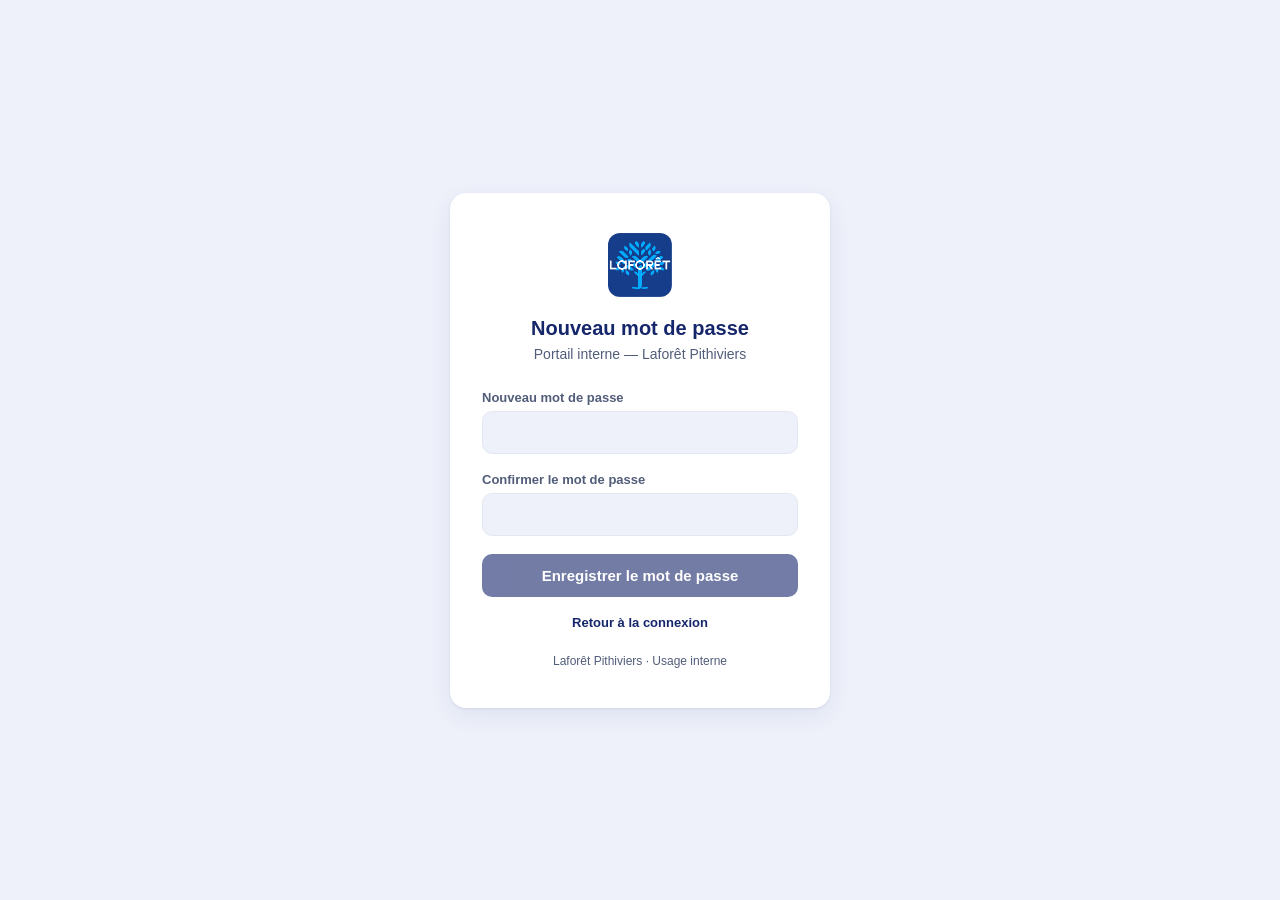
<file: reinitialiser-mdp.html>
<!DOCTYPE html>
<html lang="fr">
<head>
<script src="theme-early.js"></script>
<meta charset="UTF-8">
<meta name="viewport" content="width=device-width, initial-scale=1.0, maximum-scale=1.0, user-scalable=no, viewport-fit=cover">
<meta name="theme-color" content="#16266b">
<link rel="icon" href="logo_laforet.png">
<link rel="apple-touch-icon" href="logo_laforet.png">
<!--
  Content-Security-Policy : identique à login.html.
-->
<meta http-equiv="Content-Security-Policy" content="default-src 'self'; script-src 'self' 'unsafe-inline'; style-src 'self' 'unsafe-inline'; img-src 'self' data:; connect-src 'self' https://tclqiusyonocedobtoky.supabase.co; object-src 'none'; base-uri 'self'; form-action 'none'">
<title>Nouveau mot de passe — Laforêt Pithiviers</title>
<style>
  :root {
    --blue: #16266b;
    --blue-d: #0f1b50;
    --blue-l: #e9ecf7;
    --sky: #29a9e0;
    --bg: #eef1fa;
    --card: #fff;
    --ink: #161d33;
    --muted: #525d7a;
    --line: #e2e7f0;
    --shadow: 0 1px 3px rgba(22,38,107,.08), 0 8px 24px rgba(22,38,107,.07);
    --radius: 16px;
    --error: #c0392b;
    --error-bg: #fdecea;
  }
  [data-theme="dark"] {
    --bg:#0f1117; --card:#1a1f2e; --ink:#e8ecf4; --muted:#8892aa;
    --line:#2a3148; --shadow:0 1px 3px rgba(0,0,0,.3),0 8px 24px rgba(0,0,0,.25);
    --blue-l:#1a2240;
    --error-bg: #3a1f1f;
  }
  * { box-sizing: border-box; }
  html, body { margin: 0; padding: 0; min-height: 100%; }
  body {
    font-family: -apple-system, BlinkMacSystemFont, "Segoe UI", Roboto, Helvetica, Arial, sans-serif;
    background: var(--bg);
    color: var(--ink);
    min-height: 100vh;
    display: flex;
    align-items: center;
    justify-content: center;
    padding: 20px;
  }
  .carte {
    background: var(--card);
    border-radius: var(--radius);
    box-shadow: var(--shadow);
    padding: 40px 32px;
    width: 100%;
    max-width: 380px;
  }
  .logo {
    display: block;
    width: 64px;
    height: 64px;
    margin: 0 auto 20px;
    border-radius: 12px;
  }
  h1 {
    font-size: 20px;
    text-align: center;
    margin: 0 0 6px;
    color: var(--blue);
  }
  [data-theme="dark"] h1 { color: var(--sky); }
  p.sous-titre {
    text-align: center;
    color: var(--muted);
    font-size: 14px;
    margin: 0 0 28px;
  }
  label {
    display: block;
    font-size: 13px;
    font-weight: 600;
    color: var(--muted);
    margin-bottom: 6px;
  }
  input {
    width: 100%;
    padding: 12px 14px;
    border: 1px solid var(--line);
    border-radius: 10px;
    background: var(--bg);
    color: var(--ink);
    font-size: 15px;
    margin-bottom: 18px;
    font-family: inherit;
  }
  input:focus {
    outline: none;
    border-color: var(--sky);
  }
  button {
    width: 100%;
    padding: 13px;
    border: none;
    border-radius: 10px;
    background: var(--blue);
    color: #fff;
    font-size: 15px;
    font-weight: 600;
    cursor: pointer;
    font-family: inherit;
  }
  button:hover { background: var(--blue-d); }
  button:disabled { opacity: .6; cursor: not-allowed; }
  .message-erreur {
    background: var(--error-bg);
    color: var(--error);
    padding: 12px 14px;
    border-radius: 10px;
    font-size: 14px;
    margin-bottom: 18px;
    display: none;
  }
  .message-erreur.visible { display: block; }
  .message-succes {
    background: var(--blue-l);
    color: var(--blue);
    padding: 12px 14px;
    border-radius: 10px;
    font-size: 14px;
    margin-bottom: 18px;
    display: none;
  }
  [data-theme="dark"] .message-succes { color: var(--sky); }
  .message-succes.visible { display: block; }
  p.aide {
    text-align: center;
    color: var(--muted);
    font-size: 13px;
    margin: 18px 0 0;
  }
  p.aide a {
    color: var(--blue);
    text-decoration: none;
    font-weight: 600;
    cursor: pointer;
  }
  [data-theme="dark"] p.aide a { color: var(--sky); }
  footer {
    text-align: center;
    font-size: 12px;
    color: var(--muted);
    margin-top: 24px;
  }
</style>
</head>
<body>

<div class="carte">
  <img class="logo" src="logo_laforet.png" alt="Laforêt Pithiviers">
  <h1>Nouveau mot de passe</h1>
  <p class="sous-titre">Portail interne — Laforêt Pithiviers</p>

  <div id="messageErreur" class="message-erreur"></div>
  <div id="messageSucces" class="message-succes"></div>

  <form id="formReinit">
    <label for="motdepasse">Nouveau mot de passe</label>
    <input type="password" id="motdepasse" autocomplete="new-password" minlength="6" required>

    <label for="motdepasseConfirmation">Confirmer le mot de passe</label>
    <input type="password" id="motdepasseConfirmation" autocomplete="new-password" minlength="6" required>

    <button type="submit" id="btnReinit">Enregistrer le mot de passe</button>
  </form>

  <p class="aide"><a href="login.html">Retour à la connexion</a></p>

  <footer>Laforêt Pithiviers · Usage interne</footer>
</div>

<script src="supabase-lib.js"></script>
<script src="supabase-client.js"></script>
<script>
const form = document.getElementById('formReinit');
const btn = document.getElementById('btnReinit');
const messageErreur = document.getElementById('messageErreur');
const messageSucces = document.getElementById('messageSucces');

function afficherErreur(texte) {
  messageSucces.classList.remove('visible');
  messageErreur.textContent = texte;
  messageErreur.classList.add('visible');
}

function afficherSucces(texte) {
  messageErreur.classList.remove('visible');
  messageSucces.textContent = texte;
  messageSucces.classList.add('visible');
}

// Le lien reçu par email place un token de type "recovery" dans le hash de
// l'URL. La librairie Supabase l'échange automatiquement contre une session
// temporaire dès le chargement de la page (déclenche l'événement
// PASSWORD_RECOVERY). Tant que cet échange n'a pas eu lieu, on désactive le
// formulaire pour éviter un appel updateUser sans session valide.
let sessionRecuperationPrete = false;

form.querySelectorAll('input, button').forEach(function (el) { el.disabled = true; });

supabaseClient.auth.onAuthStateChange(function (evenement, session) {
  if (evenement === 'PASSWORD_RECOVERY' && session) {
    sessionRecuperationPrete = true;
    // Au cas où le filet de sécurité (timeout) se serait déjà déclenché juste
    // avant que la session n'arrive (connexion lente) : on efface ce faux
    // positif, la session étant maintenant bien établie.
    messageErreur.classList.remove('visible');
    form.querySelectorAll('input, button').forEach(function (el) { el.disabled = false; });
  }
});

// Filet de sécurité : si le lien est invalide/expiré, aucune session de
// récupération n'arrivera. On prévient l'utilisateur après un délai
// (aligné sur celui d'accepter-invitation.html, pour laisser le temps à
// une connexion lente d'établir la session avant de conclure à un lien
// invalide).
setTimeout(function () {
  if (!sessionRecuperationPrete) {
    afficherErreur('Ce lien de réinitialisation est invalide ou a expiré. Merci de refaire une demande depuis la page de connexion.');
  }
}, 10000);

form.addEventListener('submit', async function (e) {
  e.preventDefault();
  if (!sessionRecuperationPrete) return;

  messageErreur.classList.remove('visible');
  messageSucces.classList.remove('visible');

  const motdepasse = document.getElementById('motdepasse').value;
  const confirmation = document.getElementById('motdepasseConfirmation').value;

  if (motdepasse !== confirmation) {
    afficherErreur('Les mots de passe ne correspondent pas.');
    return;
  }
  if (motdepasse.length < 6) {
    afficherErreur('Le mot de passe doit contenir au moins 6 caractères.');
    return;
  }

  btn.disabled = true;
  btn.textContent = 'Enregistrement...';

  const { error } = await mettreAJourMotDePasse(motdepasse);

  btn.disabled = false;
  btn.textContent = 'Enregistrer le mot de passe';

  if (error) {
    afficherErreur('Impossible de mettre à jour le mot de passe. Réessayez.');
    return;
  }

  form.reset();
  afficherSucces('Mot de passe mis à jour. Redirection...');
  setTimeout(function () { window.location.href = 'index.html'; }, 1500);
});
</script>
<script>
  if ('serviceWorker' in navigator) {
    navigator.serviceWorker.register('sw.js');
  }
</script>
</body>
</html>
</file>
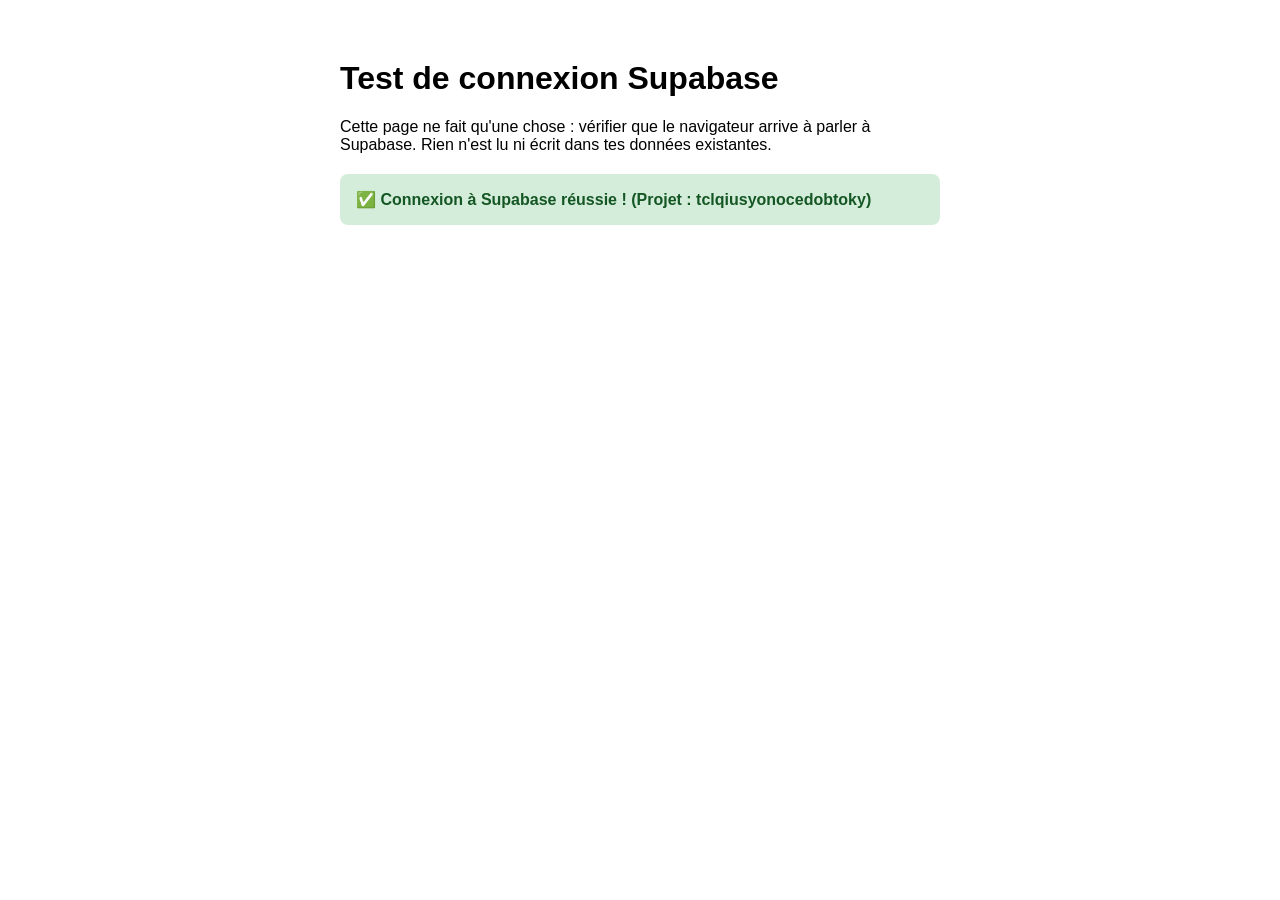
<file: test-connexion.html>
<!DOCTYPE html>
<html lang="fr">
<head>
<meta charset="UTF-8">
<meta name="viewport" content="width=device-width, initial-scale=1.0">
<title>Test connexion Supabase</title>
<style>
  body { font-family: sans-serif; max-width: 600px; margin: 60px auto; padding: 0 20px; }
  #resultat { margin-top: 20px; padding: 16px; border-radius: 8px; font-weight: bold; }
  .ok { background: #d4edda; color: #155724; }
  .erreur { background: #f8d7da; color: #721c24; }
  .attente { background: #eee; color: #555; }
</style>
</head>
<body>

<h1>Test de connexion Supabase</h1>
<p>Cette page ne fait qu'une chose : vérifier que le navigateur arrive à parler à Supabase. Rien n'est lu ni écrit dans tes données existantes.</p>

<div id="resultat" class="attente">Test en cours...</div>

<script src="supabase-lib.js"></script>
<script src="supabase-client.js"></script>
<script>
async function tester() {
  const div = document.getElementById('resultat');
  try {
    // On demande juste la session actuelle (personne n'est connecté, donc ce sera "null",
    // mais si ça répond sans erreur réseau, ça veut dire que la connexion fonctionne).
    const { data, error } = await supabaseClient.auth.getSession();

    if (error) {
      div.className = 'erreur';
      div.textContent = 'Erreur : ' + error.message;
      return;
    }

    div.className = 'ok';
    div.textContent = '✅ Connexion à Supabase réussie ! (Projet : tclqiusyonocedobtoky)';
  } catch (e) {
    div.className = 'erreur';
    div.textContent = '❌ Erreur de connexion : ' + e.message;
  }
}
tester();
</script>
<script>
  if ('serviceWorker' in navigator) {
    navigator.serviceWorker.register('sw.js');
  }
</script>
</body>
</html>
</file>
<file: page-transition.css>
/* page-transition.css — overlay de transition entre pages (voir page-transition.js) */
#laforet-transition {
  position: fixed;
  inset: 0;
  display: flex;
  align-items: center;
  justify-content: center;
  background: linear-gradient(135deg, #0f1b50, #16266b);
  opacity: 0;
  visibility: hidden;
  z-index: 99999;
  transition: opacity .28s ease, visibility .28s ease;
}
#laforet-transition.show { opacity: 1; visibility: visible; }
#laforet-transition img {
  width: 92px;
  height: 92px;
  background: #fff;
  padding: 10px;
  border-radius: 22px;
  box-shadow: 0 25px 60px rgba(0,0,0,.35);
  animation: laforet-transition-pulse .8s ease-in-out infinite alternate;
}
@keyframes laforet-transition-pulse { from { transform: scale(.92); } to { transform: scale(1.05); } }
</file>
<file: toast.css>
/* toast.css — bulle de confirmation partagée (voir toast.js) */
.toast-shared {
  position: fixed;
  bottom: 20px;
  left: 50%;
  transform: translateX(-50%) translateY(20px);
  background: var(--surface, var(--card, #fff));
  border: 1px solid var(--border, var(--line, #e2e7f0));
  color: var(--text, var(--ink, #161d33));
  padding: 10px 18px;
  border-radius: 999px;
  font-size: 13px;
  font-weight: 600;
  box-shadow: 0 8px 24px rgba(0,0,0,.15);
  z-index: 9999;
  opacity: 0;
  pointer-events: none;
  transition: opacity .2s, transform .2s;
  display: flex;
  align-items: center;
  gap: 8px;
}
.toast-shared svg { flex-shrink: 0; }
.toast-shared.show { opacity: 1; transform: translateX(-50%) translateY(0); }
</file>
